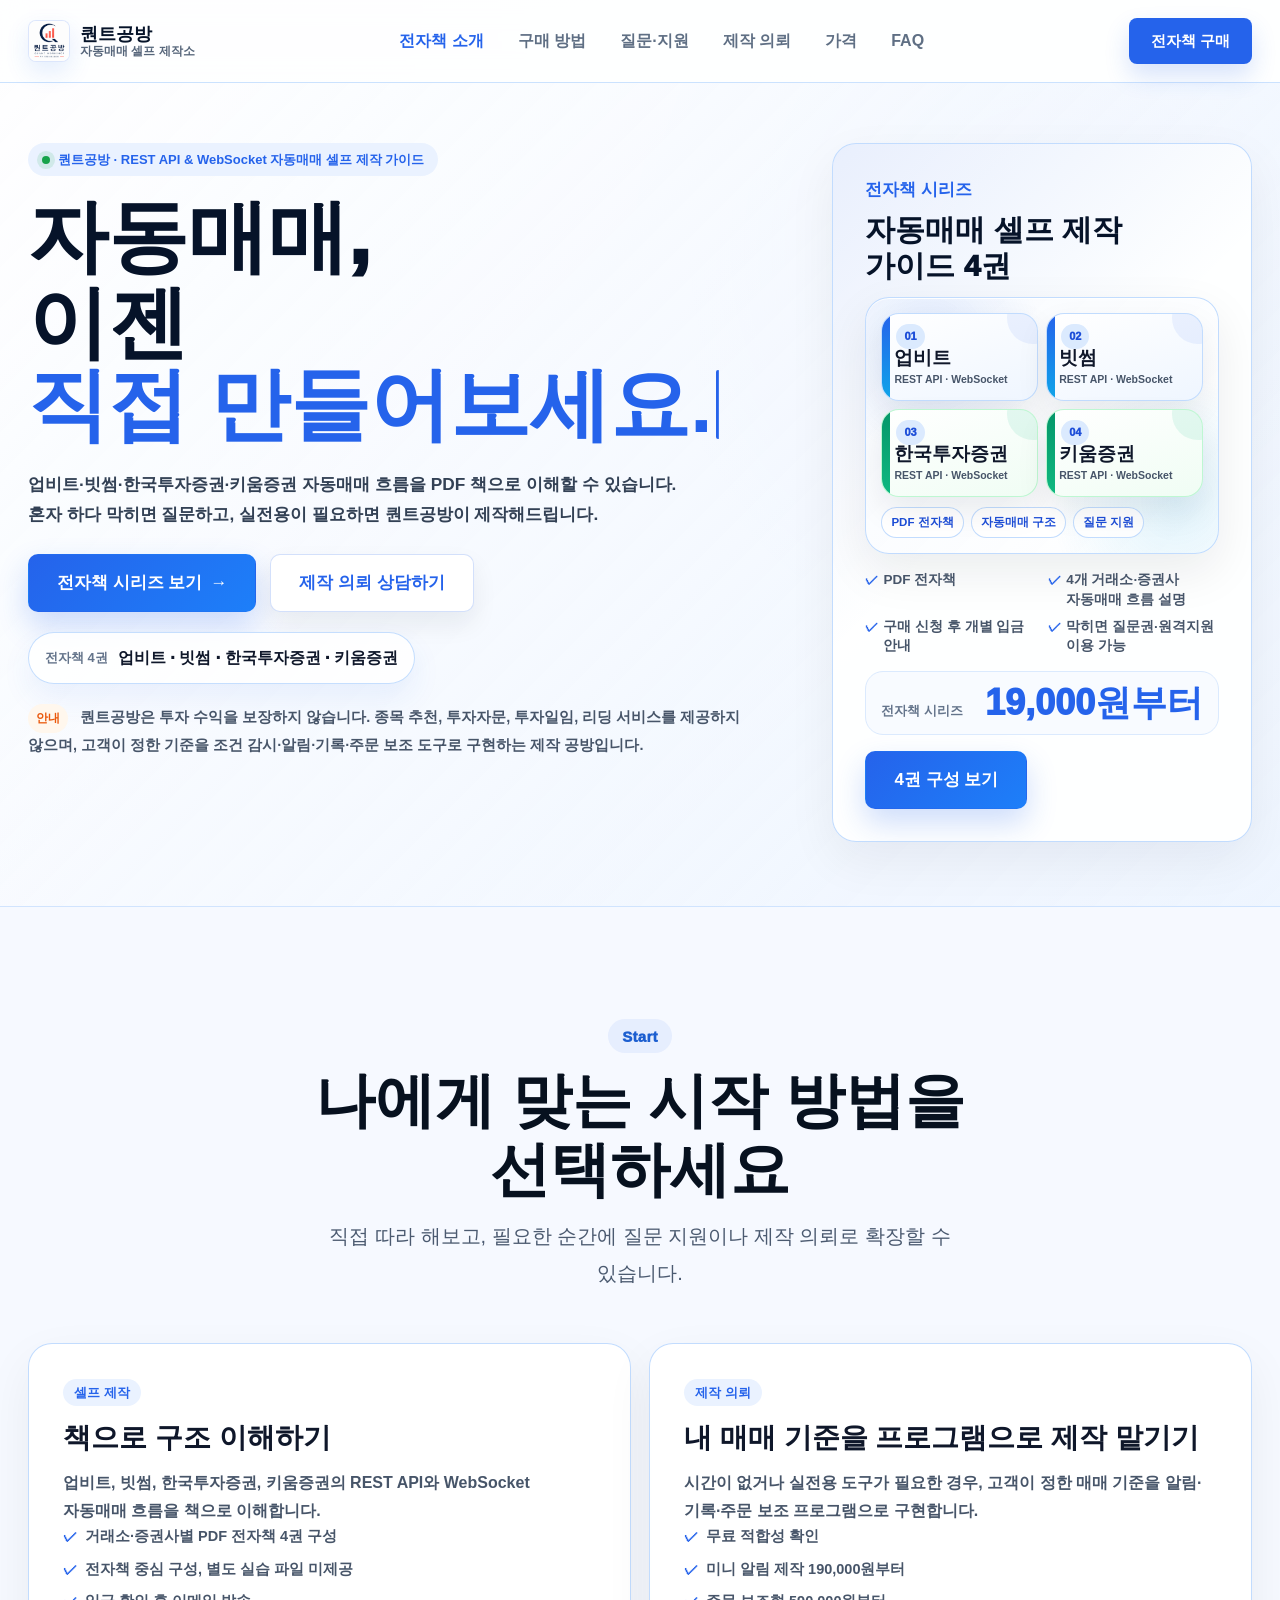
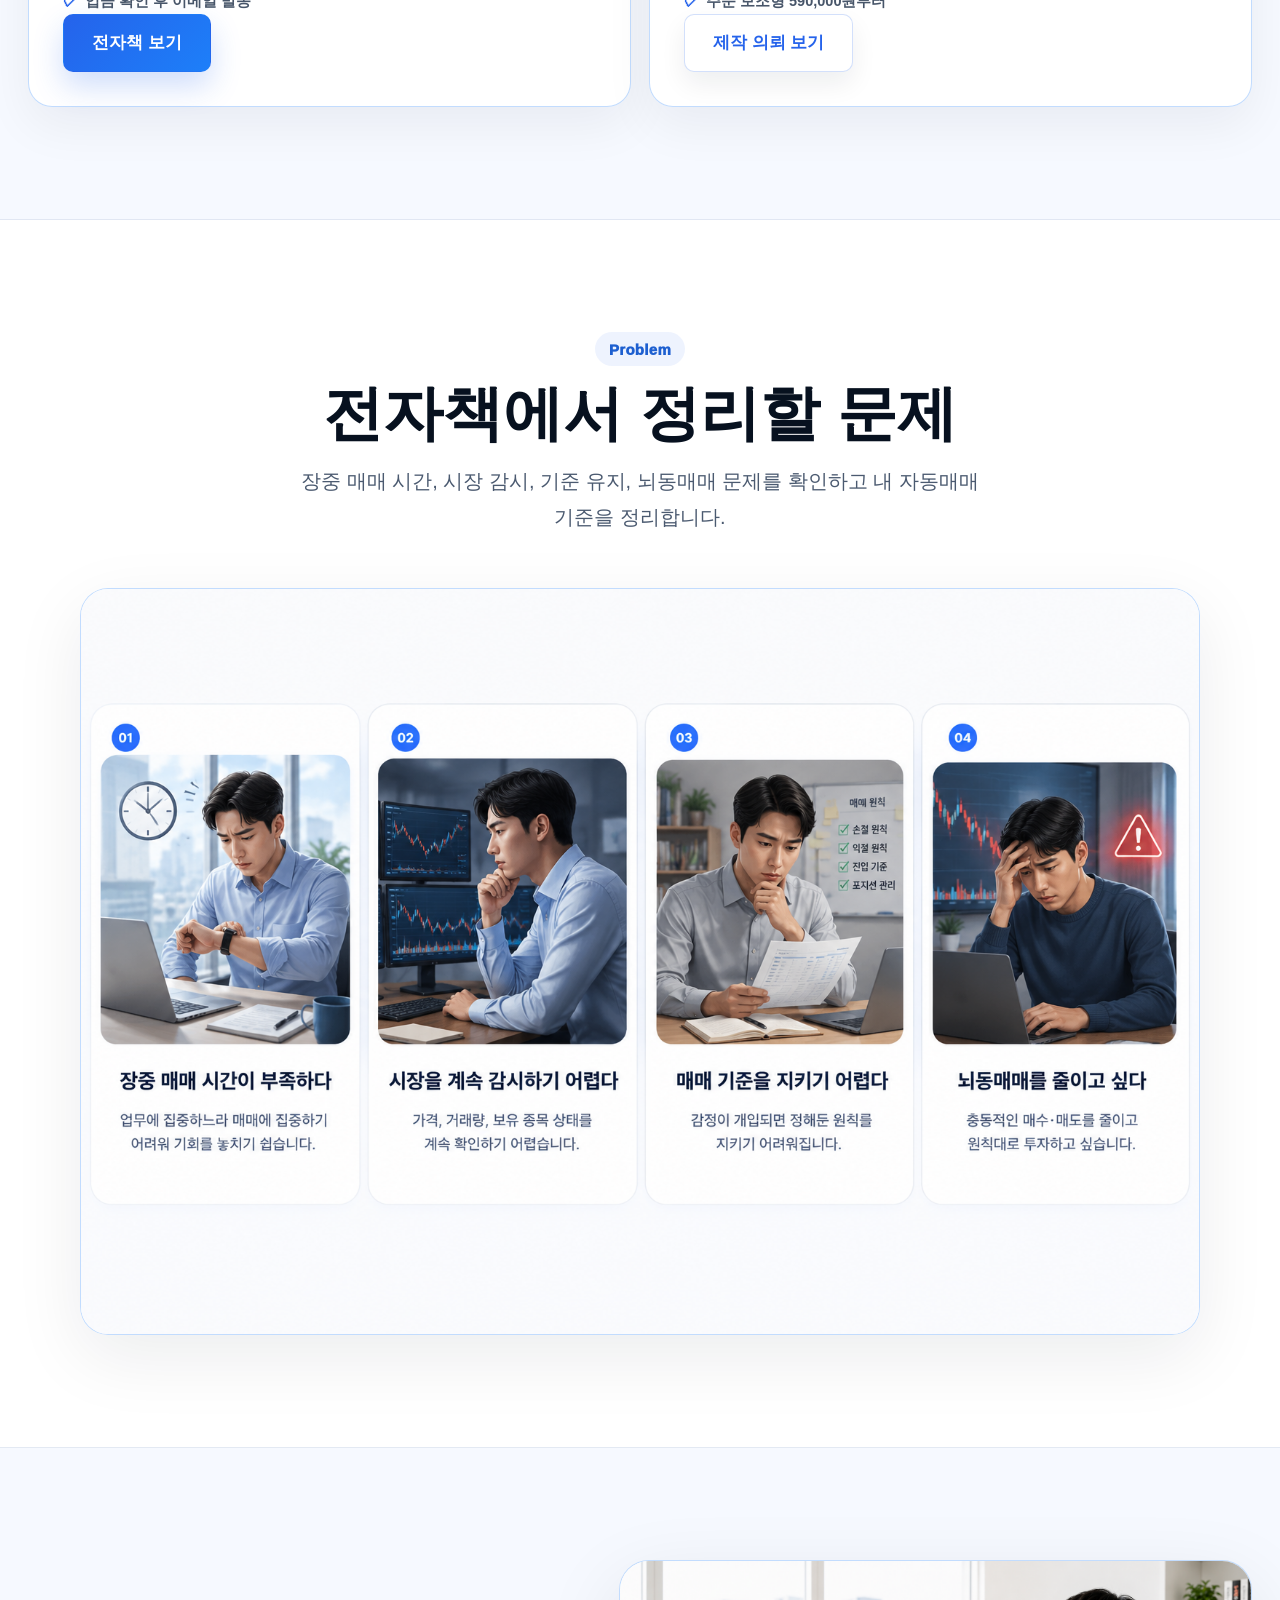
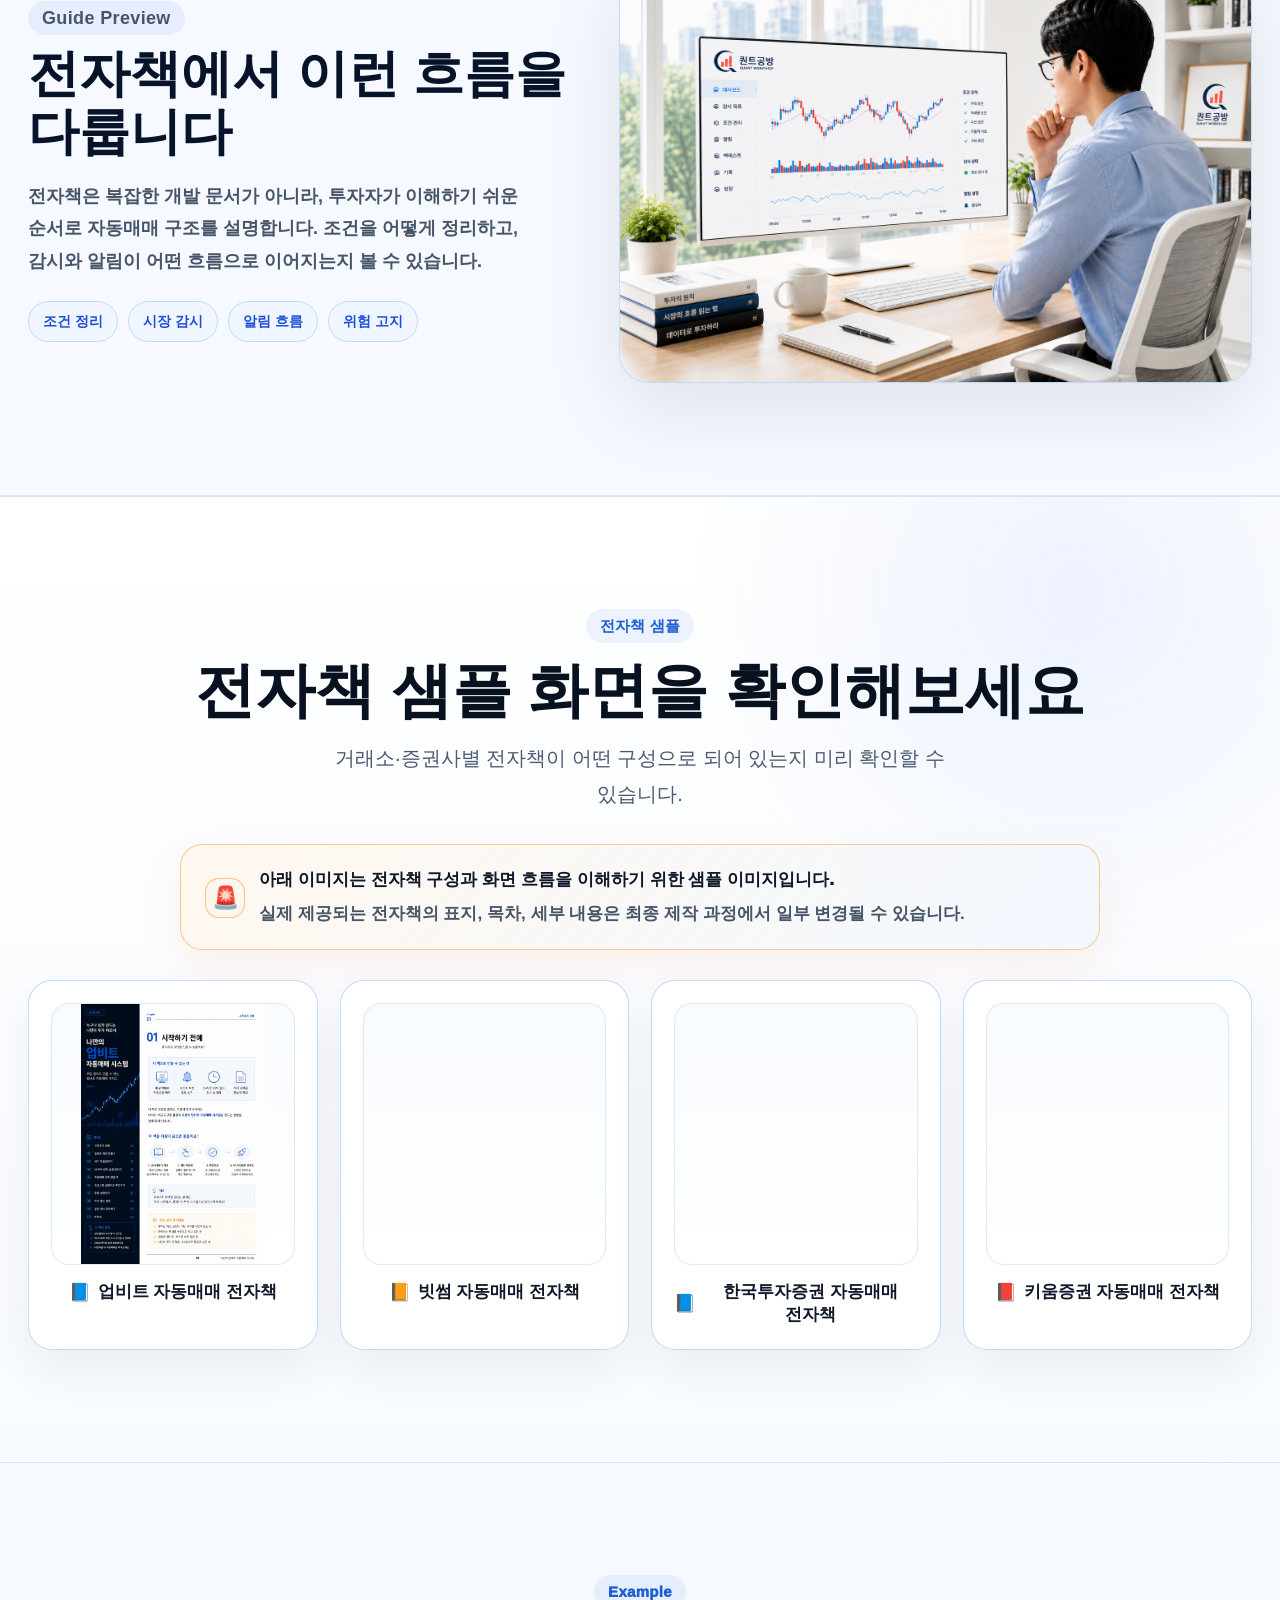
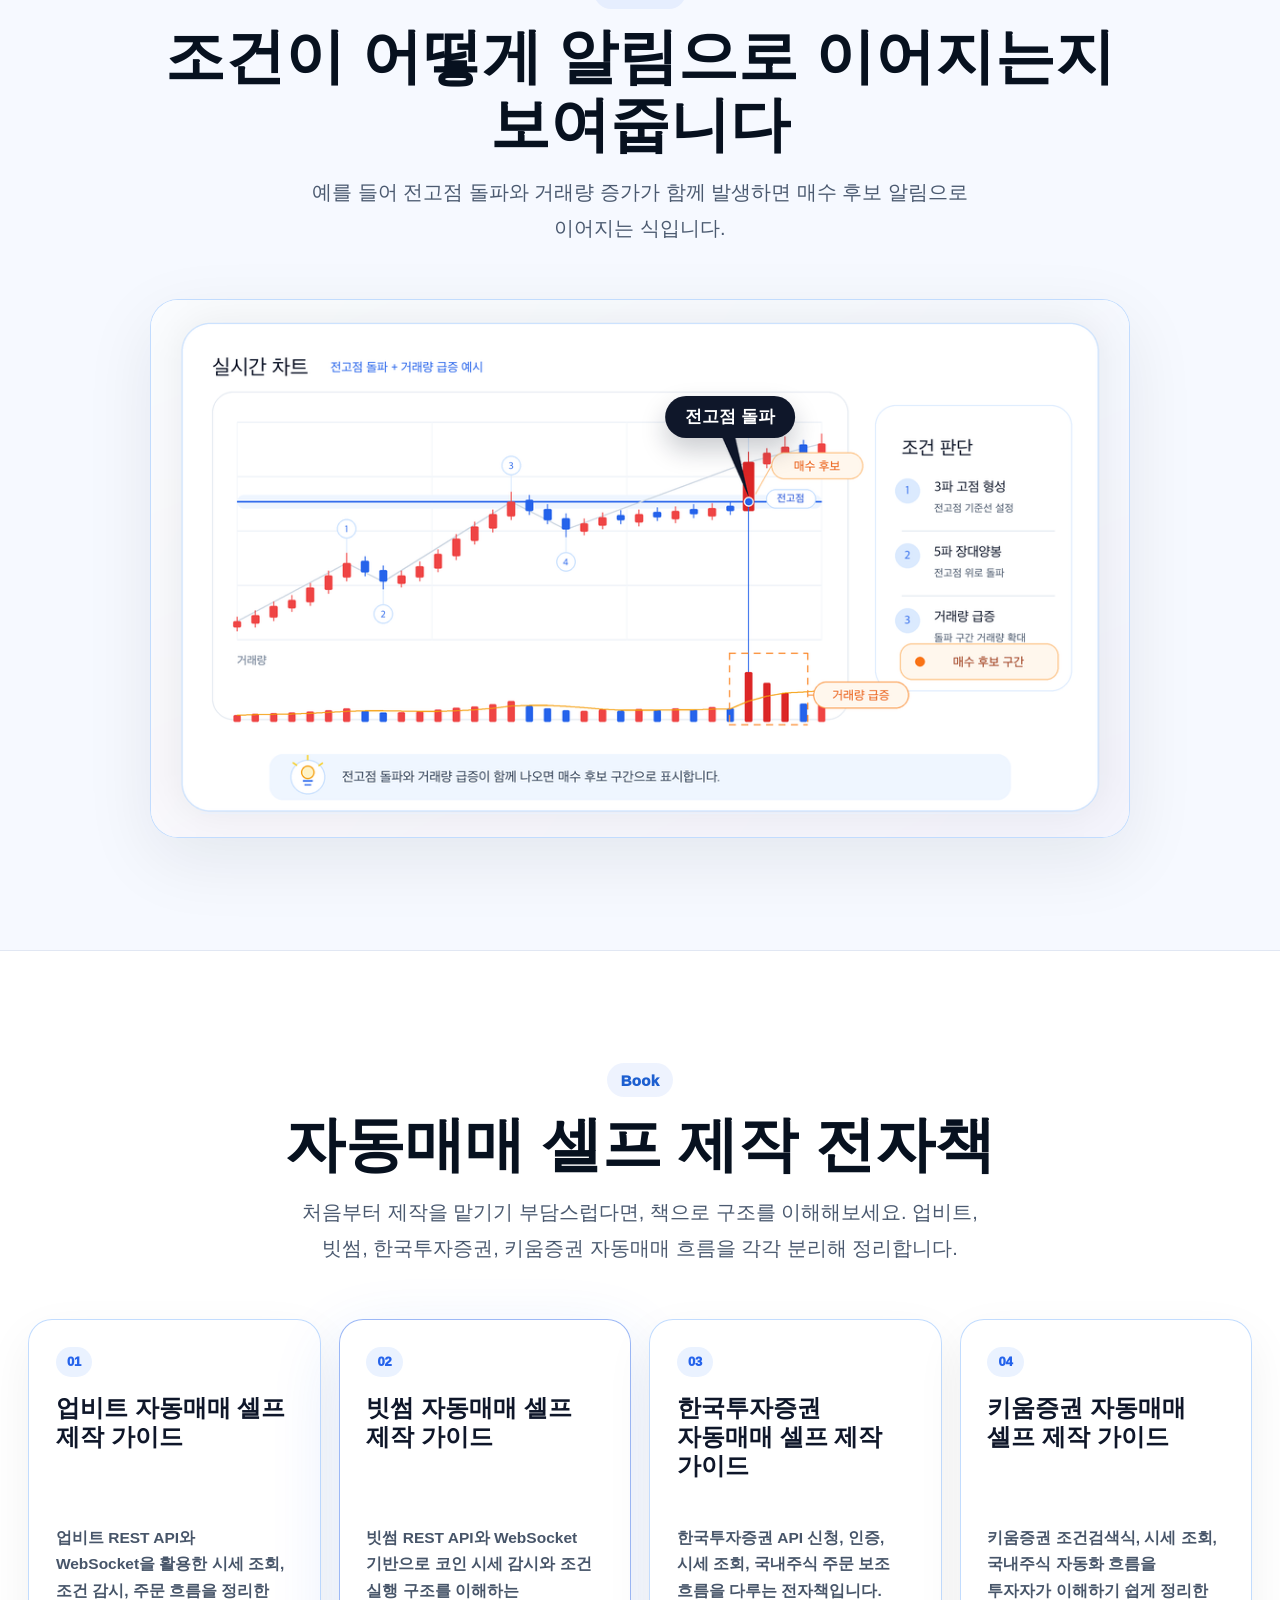
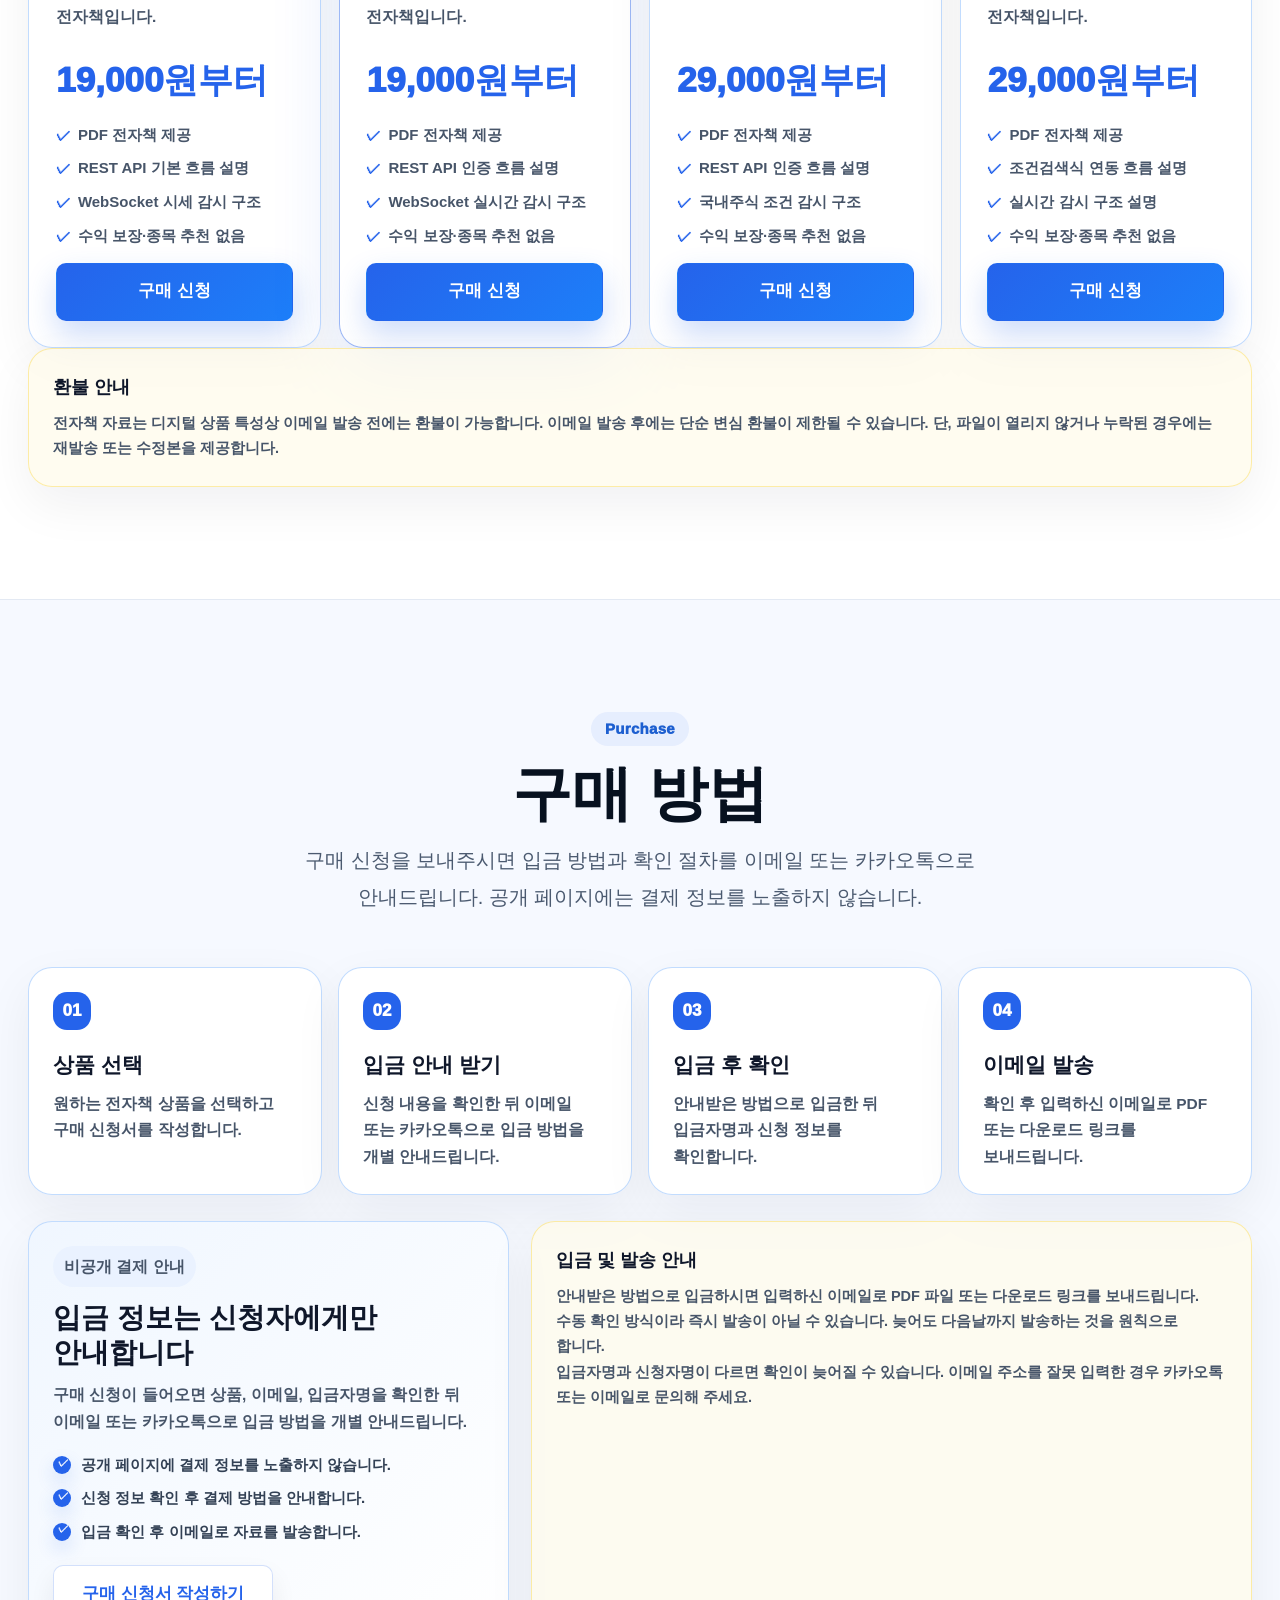
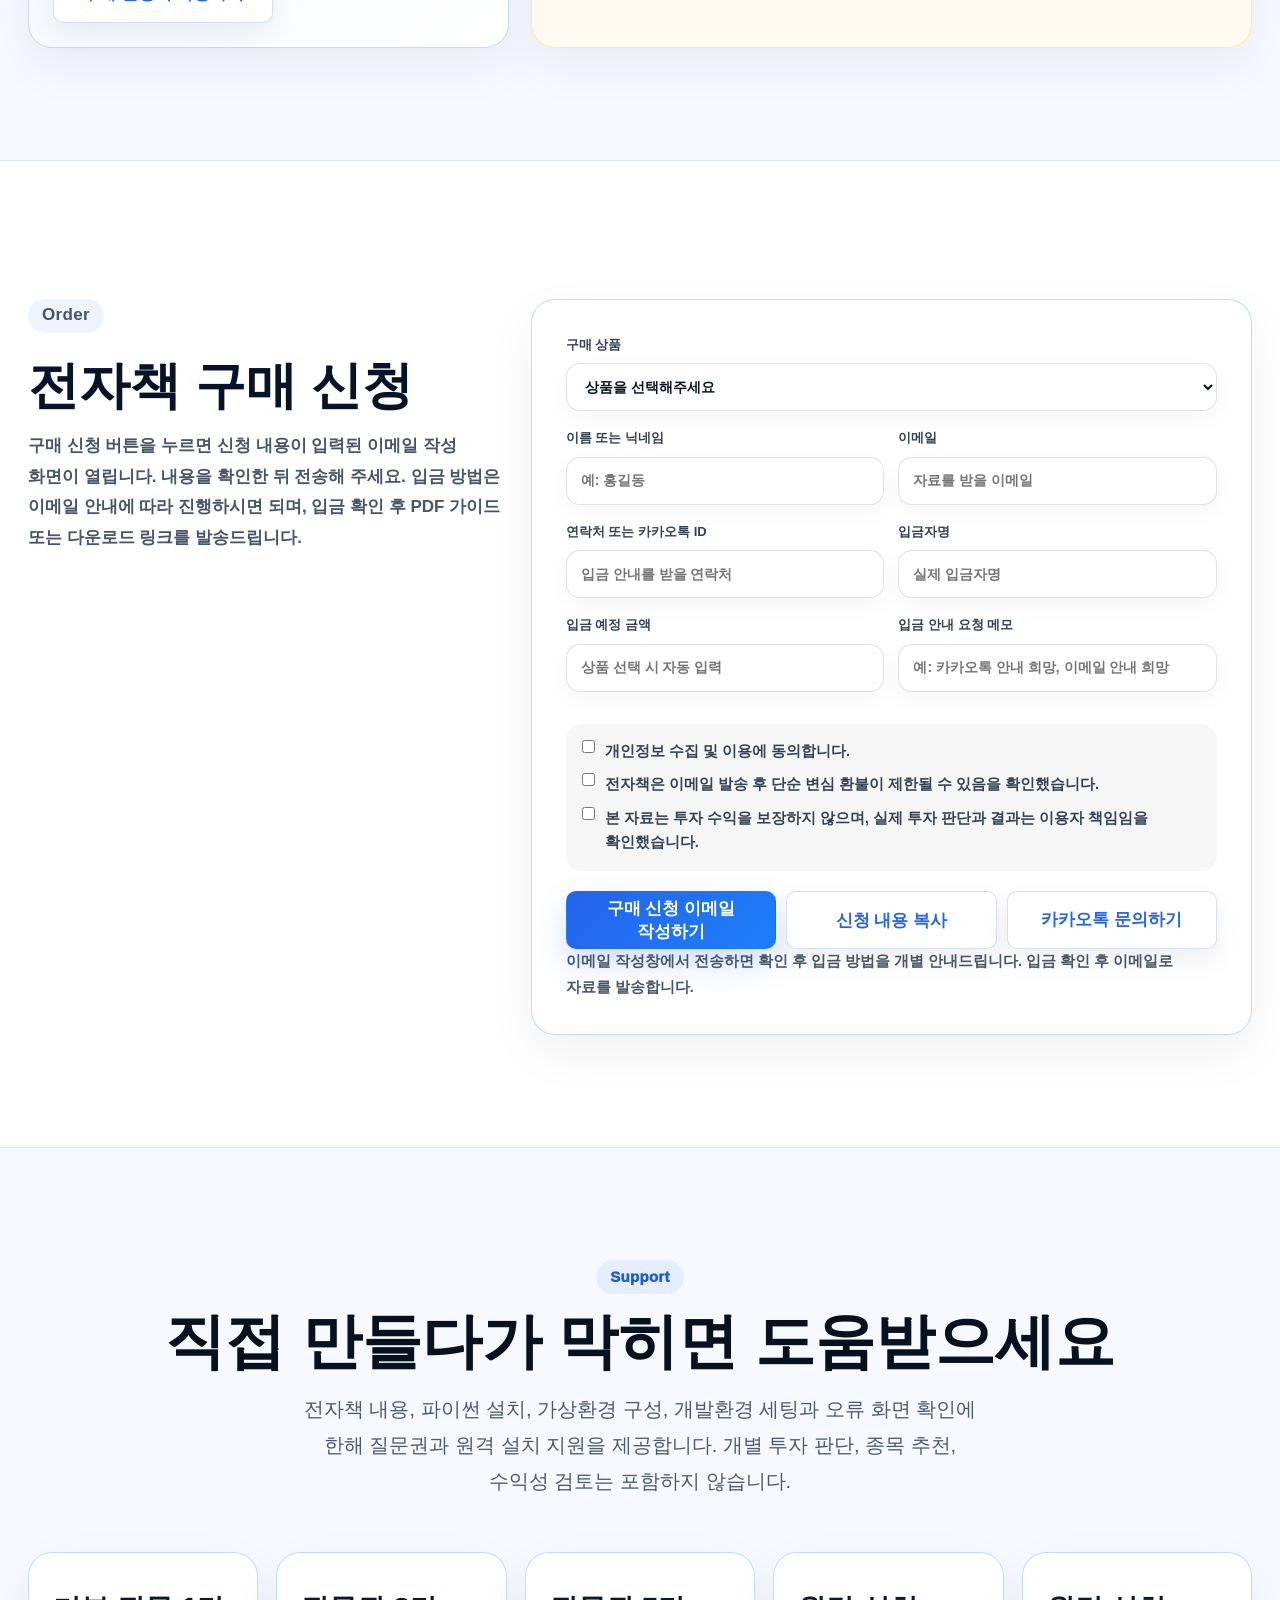
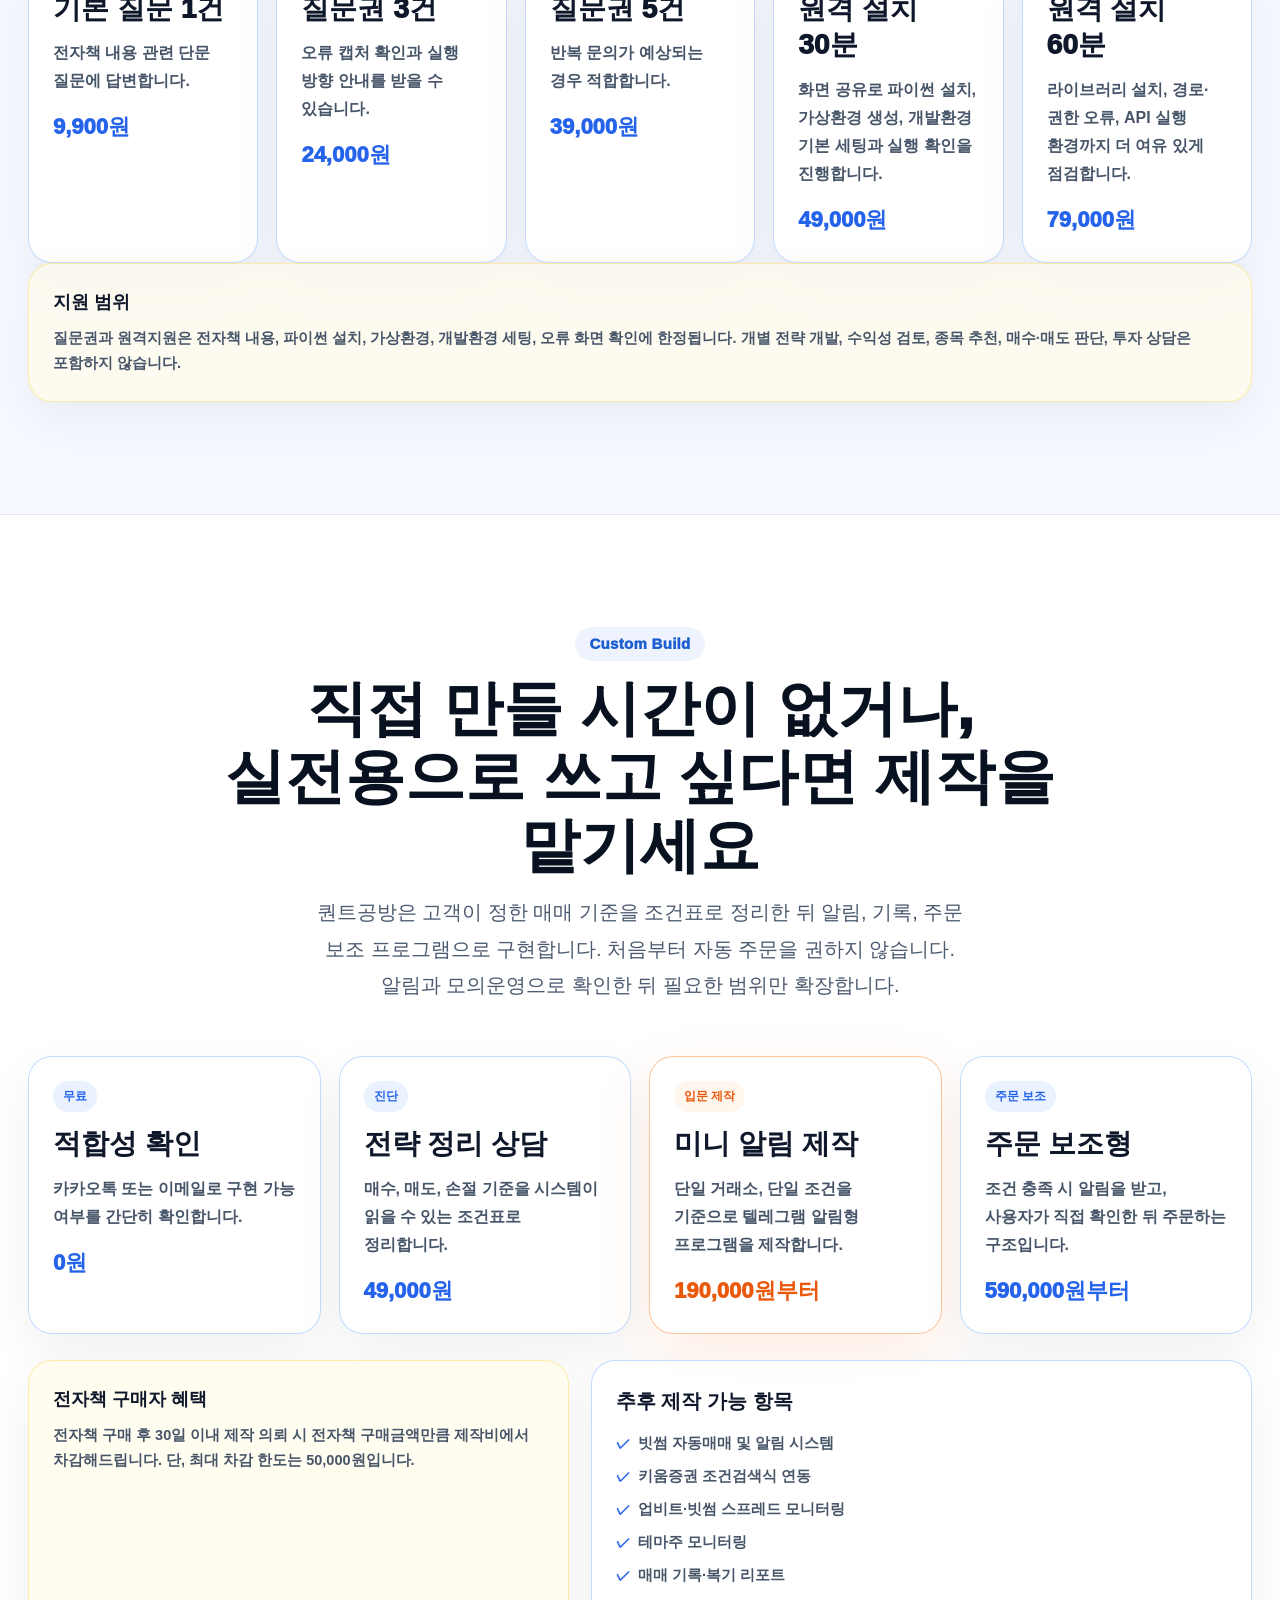
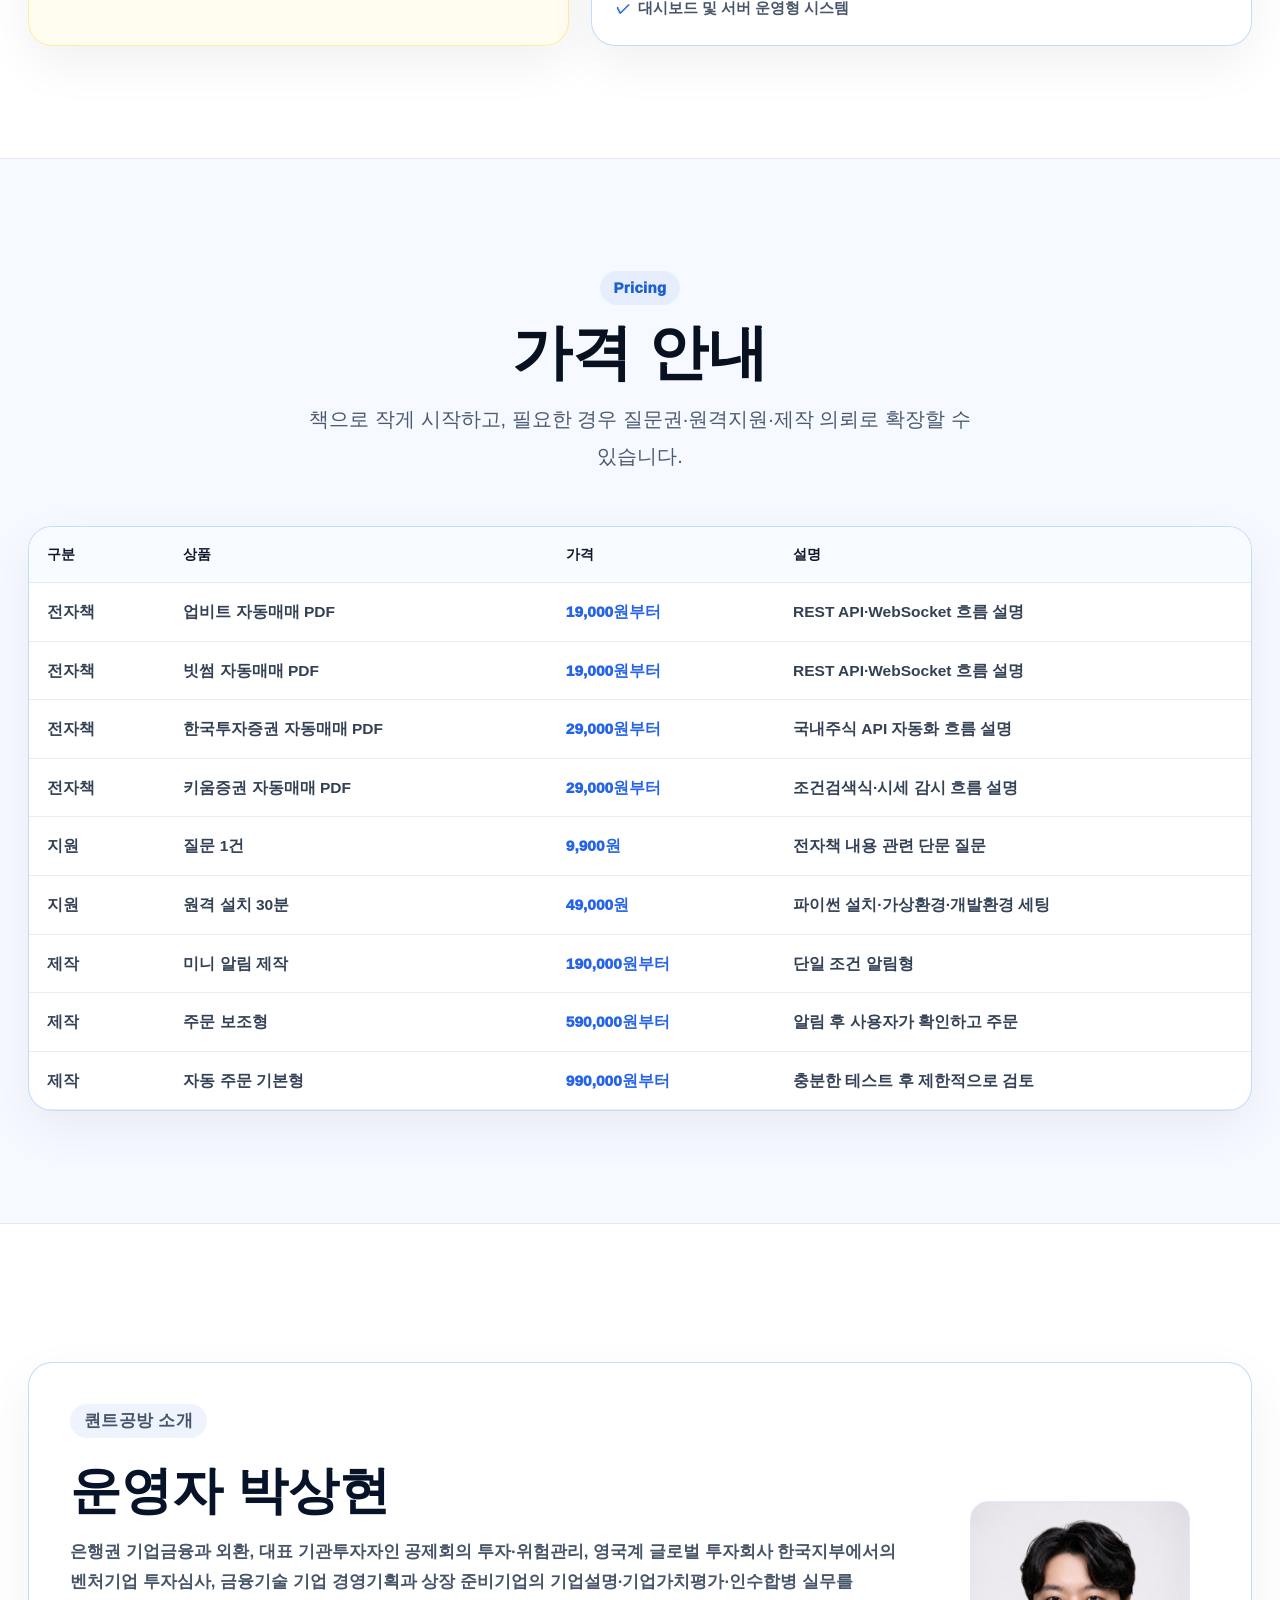
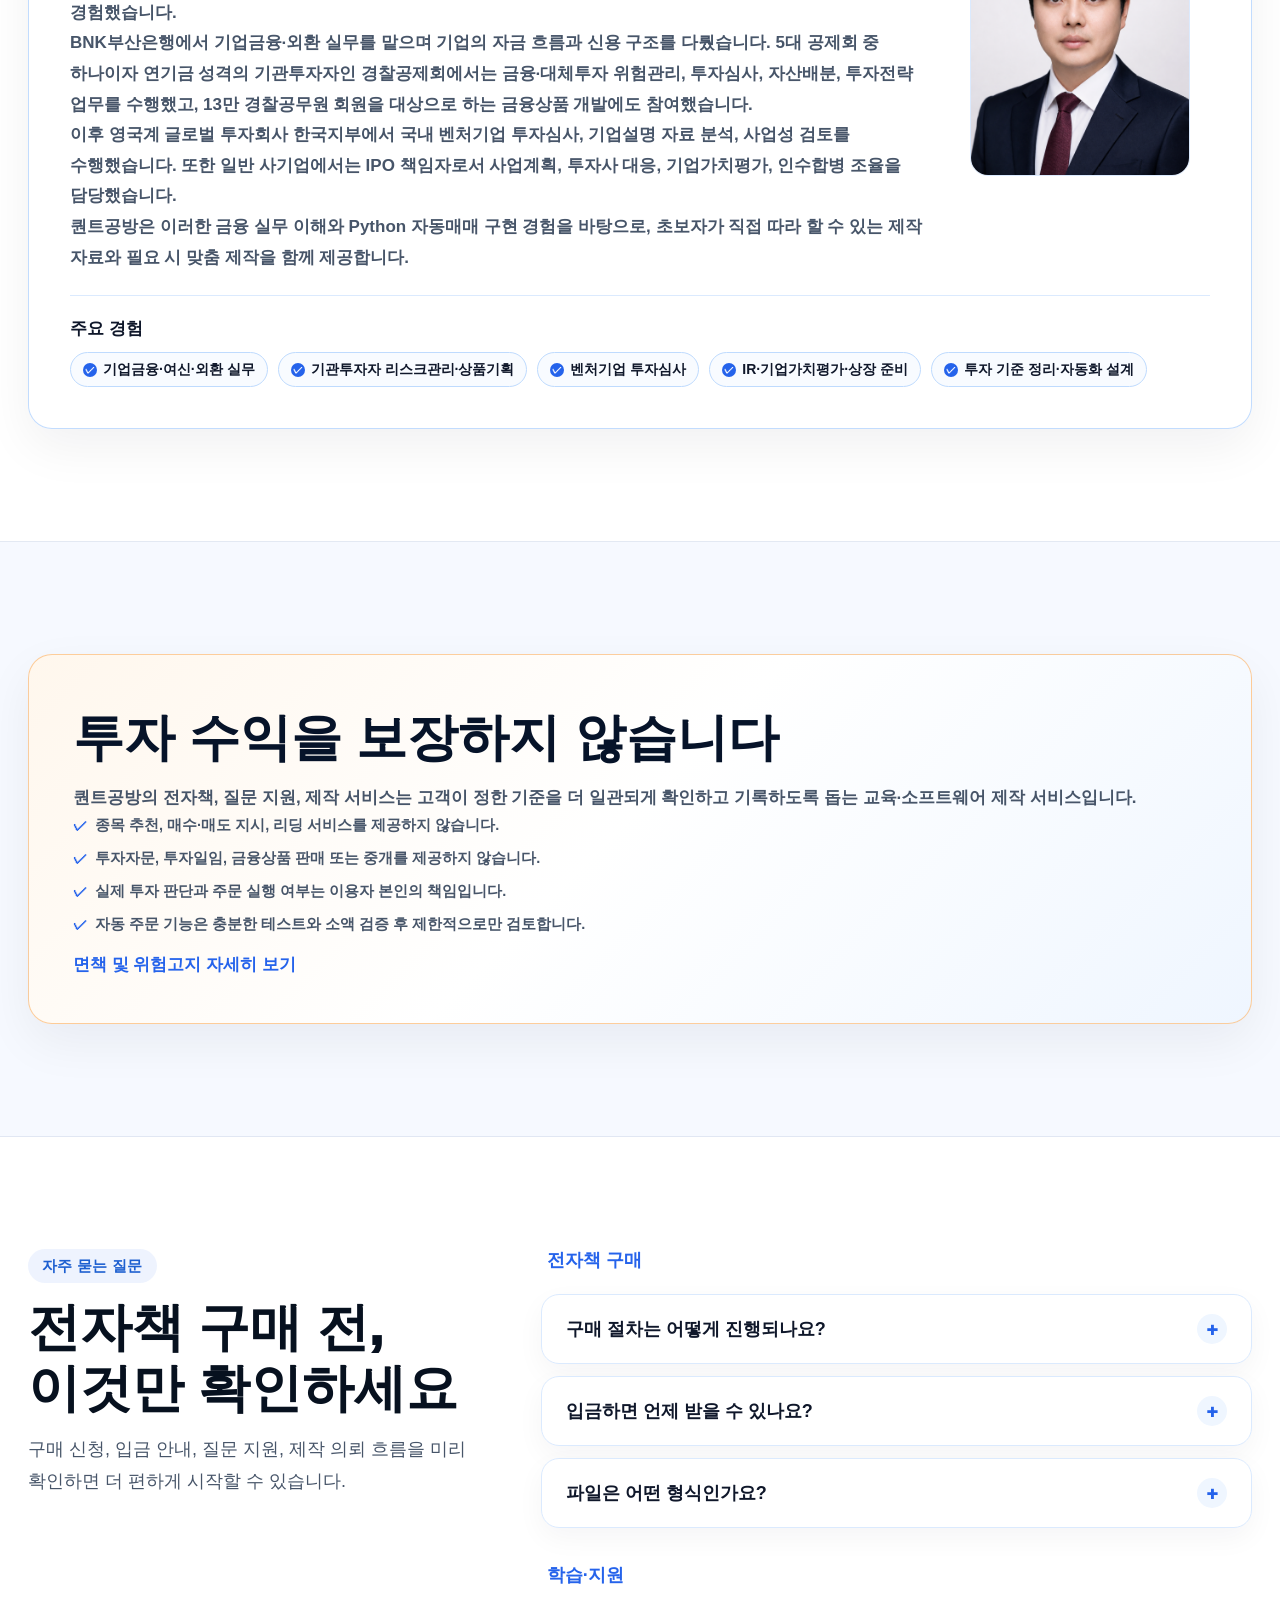
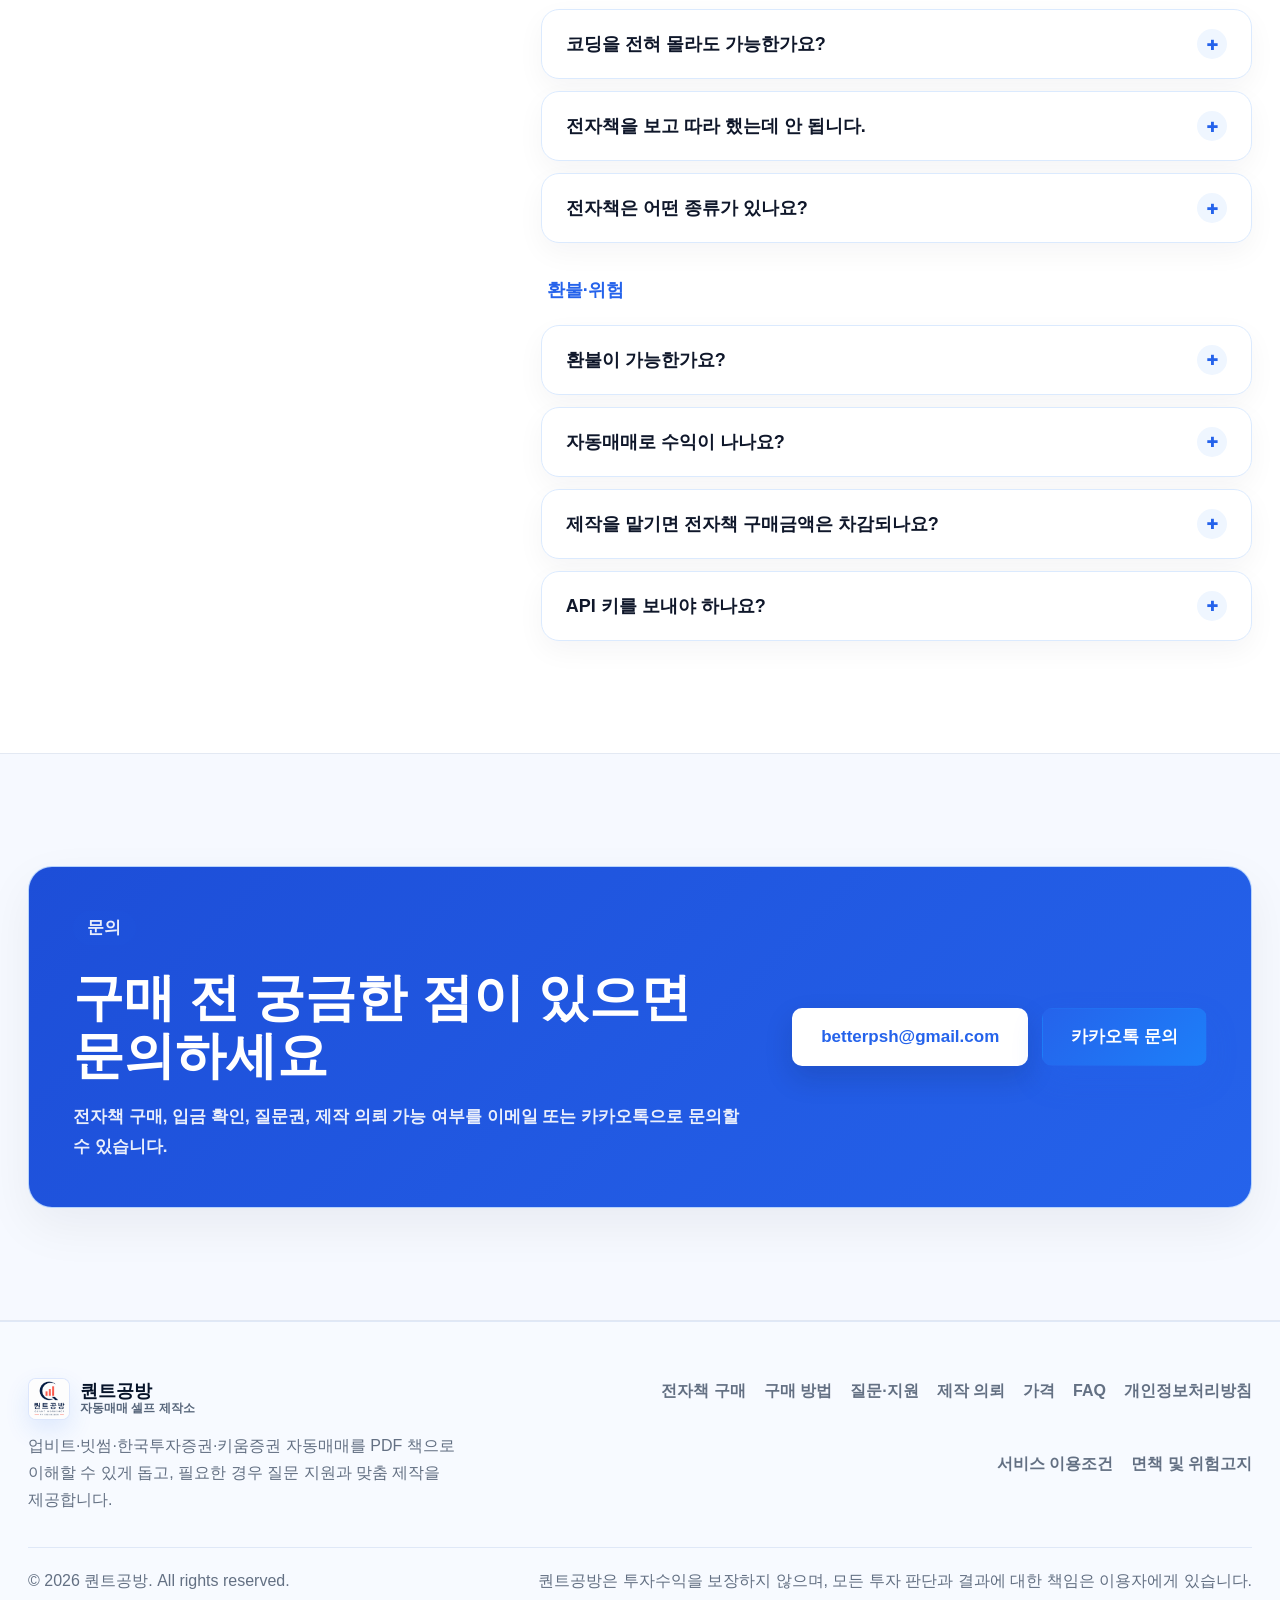
<file: index.html>
<!DOCTYPE html>
<html lang="ko">
<head>
  <meta charset="UTF-8" />
  <meta name="viewport" content="width=device-width, initial-scale=1.0" />
  <title>퀀트공방 | 업비트·빗썸·한국투자증권·키움증권 자동매매 셀프 제작 가이드</title>
  <meta name="description" content="퀀트공방은 업비트, 빗썸, 한국투자증권, 키움증권 REST API와 WebSocket 자동매매 흐름을 PDF 책으로 직접 이해할 수 있게 돕습니다. 막히면 질문권·원격지원·제작 의뢰로 확장할 수 있습니다. 투자 수익을 보장하지 않습니다." />
  <meta name="keywords" content="퀀트공방, 업비트 자동매매 전자책, 빗썸 자동매매 전자책, 한국투자증권 API, 키움증권 API, REST API, WebSocket, 파이썬 자동매매, 자동매매 셀프 제작, 조건 알림, 주문 보조" />
  <meta name="robots" content="index, follow, max-image-preview:large, max-snippet:-1, max-video-preview:-1" />
  <meta name="author" content="퀀트공방" />
  <meta name="theme-color" content="#2563eb" />
  <meta property="og:type" content="website" />
  <meta property="og:locale" content="ko_KR" />
  <meta property="og:site_name" content="퀀트공방" />
  <meta property="og:title" content="퀀트공방 | 자동매매를 이젠 직접 만들어보세요" />
  <meta property="og:description" content="업비트·빗썸·한국투자증권·키움증권 자동매매 전자책 시리즈. REST API와 WebSocket 흐름을 PDF 책으로 이해하세요." />
  <meta property="og:image" content="./asset/CI.png" />
  <meta property="og:image:alt" content="퀀트공방" />
  <meta name="twitter:card" content="summary" />
  <meta name="twitter:title" content="퀀트공방 | 자동매매를 이젠 직접 만들어보세요" />
  <meta name="twitter:description" content="업비트·빗썸·한국투자증권·키움증권 자동매매 전자책 시리즈. REST API와 WebSocket 흐름을 PDF 책으로 이해하세요." />
  <meta name="twitter:image" content="./asset/CI.png" />
  <link rel="icon" href="./asset/CI.png" type="image/png" />
  <script type="application/ld+json">
    {
      "@context": "https://schema.org",
      "@graph": [
        {
          "@type": "Organization",
          "@id": "#quant-workshop-organization",
          "name": "퀀트공방",
          "alternateName": "Quant Workshop",
          "description": "업비트, 빗썸, 한국투자증권, 키움증권 REST API와 WebSocket 자동매매 셀프 제작 가이드 및 맞춤 제작 지원을 제공하는 투자 자동화 제작 공방입니다.",
          "logo": "./asset/CI.png",
          "image": "./asset/CI.png",
          "email": "betterpsh@gmail.com",
          "telephone": "+82-10-4752-8421",
          "areaServed": {
            "@type": "Country",
            "name": "대한민국"
          },
          "founder": {
            "@id": "#park-sanghyun"
          }
        },
        {
          "@type": "Person",
          "@id": "#park-sanghyun",
          "name": "박상현",
          "jobTitle": "퀀트공방 운영자",
          "image": "./asset/ceo.png",
          "description": "금융 실무, 투자전략, Python 기반 자동매매 시스템 개발 경험을 보유한 자동매매 제작 운영자입니다."
        },
        {
          "@type": "Product",
          "@id": "#upbit-book",
          "name": "자동매매 셀프 제작 가이드 4권 시리즈",
          "description": "업비트, 빗썸, 한국투자증권, 키움증권 REST API와 WebSocket 자동매매 흐름을 직접 이해할 수 있게 정리한 PDF 전자책 시리즈입니다.",
          "brand": {
            "@type": "Brand",
            "name": "퀀트공방"
          },
          "offers": {
            "@type": "Offer",
            "price": "19000",
            "priceCurrency": "KRW",
            "availability": "https://schema.org/InStock"
          }
        }
      ]
    }
  </script>
  <link rel="stylesheet" href="./style.css?v=20260527-1" />
  <link rel="stylesheet" href="./home-v2.css?v=20260614-book-1" />
  <!-- Google tag (gtag.js) -->
  <script async src="https://www.googletagmanager.com/gtag/js?id=G-9YLW1T5L0E"></script>
  <script>
    window.dataLayer = window.dataLayer || [];
    function gtag(){dataLayer.push(arguments);}
    gtag('js', new Date());

    gtag('config', 'G-9YLW1T5L0E');
  </script>
</head>
<body id="top">
  <a href="#main-content" class="skip-link">본문으로 바로가기</a>
  <div id="progress-bar" role="progressbar" aria-label="읽기 진행" aria-valuemin="0" aria-valuemax="100" aria-valuenow="0"></div>
  <div id="toast-container" aria-live="polite"></div>
  <button id="back-to-top" aria-label="맨 위로 이동" title="맨 위로">↑</button>

  <div class="mobile-drawer" id="mobile-drawer" aria-hidden="true">
    <div class="drawer-overlay" id="drawer-overlay"></div>
    <nav class="drawer-panel" aria-label="모바일 메뉴">
      <a href="#books" class="drawer-link">전자책 소개</a>
      <a href="#purchase-flow" class="drawer-link">구매 방법</a>
      <a href="#support" class="drawer-link">질문·지원</a>
      <a href="#custom-build" class="drawer-link">제작 의뢰</a>
      <a href="#faq" class="drawer-link">FAQ</a>
      <a href="#contact" class="drawer-link drawer-cta">문의</a>
    </nav>
  </div>

  <header id="header" class="mq-header">
    <div class="mq-container mq-nav">
      <a href="#top" class="mq-logo" aria-label="퀀트공방 홈">
        <span class="mq-logo-mark" aria-hidden="true">
          <img src="./asset/CI.png" alt="" />
        </span>
        <span class="mq-logo-text">
          <strong>퀀트공방</strong>
          <small>자동매매 셀프 제작소</small>
        </span>
      </a>

      <nav class="nav-menu mq-nav-menu" aria-label="주요 메뉴" id="nav-menu">
        <a href="#books">전자책 소개</a>
        <a href="#purchase-flow">구매 방법</a>
        <a href="#support">질문·지원</a>
        <a href="#custom-build">제작 의뢰</a>
        <a href="#pricing">가격</a>
        <a href="#faq">FAQ</a>
      </nav>

      <div class="mq-nav-right">
        <a href="#purchase-form" class="nav-cta mq-nav-cta" id="nav-cta-btn">전자책 구매</a>
        <button class="hamburger" id="hamburger" aria-expanded="false" aria-controls="mobile-drawer" aria-label="메뉴 열기">
          <span></span>
          <span></span>
          <span></span>
        </button>
      </div>
    </div>
  </header>

  <main id="main-content" class="mq-page qw-page" tabindex="-1">
    <section class="qw-hero" id="hero" data-nav-section="books">
      <div class="mq-container qw-hero-grid">
        <div class="qw-hero-copy reveal">
          <div class="qw-eyebrow">
            <span class="qw-eyebrow-dot" aria-hidden="true"></span>
            퀀트공방 · REST API & WebSocket 자동매매 셀프 제작 가이드
          </div>
          <h1 id="hero-h1">
            <span>자동매매,</span>
            <span>이젠 <strong class="qw-typewriter-text">직접 만들어보세요.</strong></span>
          </h1>
          <p class="qw-hero-desc">
            업비트·빗썸·한국투자증권·키움증권 자동매매 흐름을 PDF 책으로 이해할 수 있습니다.
            혼자 하다 막히면 질문하고, 실전용이 필요하면 퀀트공방이 제작해드립니다.
          </p>
          <div class="qw-hero-actions">
            <a href="#books" class="mq-btn mq-btn-primary" id="hero-book-cta">전자책 시리즈 보기 <span aria-hidden="true">→</span></a>
            <a href="#custom-build" class="mq-btn mq-btn-secondary" id="hero-build-cta">제작 의뢰 상담하기</a>
          </div>
          <div class="qw-price-chip">
            <span>전자책 4권</span>
            <strong>업비트 · 빗썸 · 한국투자증권 · 키움증권</strong>
          </div>
          <p class="qw-hero-note">
            <b>안내</b>
            퀀트공방은 투자 수익을 보장하지 않습니다. 종목 추천, 투자자문, 투자일임, 리딩 서비스를 제공하지 않으며,
            고객이 정한 기준을 조건 감시·알림·기록·주문 보조 도구로 구현하는 제작 공방입니다.
          </p>
        </div>

        <aside class="qw-offer-card reveal reveal-delay-1" aria-label="자동매매 전자책 4권 시리즈">
          <p class="qw-offer-kicker">전자책 시리즈</p>
          <h2>자동매매 셀프 제작<br />가이드 4권</h2>
          <div class="qw-book-showcase" aria-label="업비트, 빗썸, 한국투자증권, 키움증권 자동매매 전자책">
            <div class="qw-mini-book-grid">
              <article class="qw-mini-book qw-mini-book-coin">
                <span>01</span>
                <strong>업비트</strong>
                <small>REST API · WebSocket</small>
              </article>
              <article class="qw-mini-book qw-mini-book-coin">
                <span>02</span>
                <strong>빗썸</strong>
                <small>REST API · WebSocket</small>
              </article>
              <article class="qw-mini-book qw-mini-book-stock">
                <span>03</span>
                <strong>한국투자증권</strong>
                <small>REST API · WebSocket</small>
              </article>
              <article class="qw-mini-book qw-mini-book-stock">
                <span>04</span>
                <strong>키움증권</strong>
                <small>REST API · WebSocket</small>
              </article>
            </div>
            <div class="qw-api-ribbon">
              <span>PDF 전자책</span>
              <span>자동매매 구조</span>
              <span>질문 지원</span>
            </div>
          </div>
          <ul>
            <li>PDF 전자책</li>
            <li>4개 거래소·증권사 자동매매 흐름 설명</li>
            <li>구매 신청 후 개별 입금 안내</li>
            <li>막히면 질문권·원격지원 이용 가능</li>
          </ul>
          <div class="qw-offer-price">
            <span>전자책 시리즈</span>
            <strong>19,000원부터</strong>
          </div>
          <a href="#books" class="mq-btn mq-btn-primary">4권 구성 보기</a>
        </aside>
      </div>
    </section>

    <section id="start" class="mq-section qw-section qw-start-section" data-nav-section="books">
      <div class="mq-container">
        <div class="mq-section-head reveal">
          <p class="mq-section-label">Start</p>
          <h2>나에게 맞는 시작 방법을 선택하세요</h2>
          <p>직접 따라 해보고, 필요한 순간에 질문 지원이나 제작 의뢰로 확장할 수 있습니다.</p>
        </div>
        <div class="qw-start-grid reveal reveal-delay-1">
          <article class="qw-start-card qw-start-card-self">
            <span class="qw-card-label">셀프 제작</span>
            <h3>책으로 구조 이해하기</h3>
            <p>업비트, 빗썸, 한국투자증권, 키움증권의 REST API와 WebSocket 자동매매 흐름을 책으로 이해합니다.</p>
            <ul>
              <li>거래소·증권사별 PDF 전자책 4권 구성</li>
              <li>전자책 중심 구성, 별도 실습 파일 미제공</li>
              <li>입금 확인 후 이메일 발송</li>
            </ul>
            <a href="#ebook-samples" class="mq-btn mq-btn-primary">전자책 보기</a>
          </article>
          <article class="qw-start-card qw-start-card-build">
            <span class="qw-card-label">제작 의뢰</span>
            <h3>내 매매 기준을 프로그램으로 제작 맡기기</h3>
            <p>시간이 없거나 실전용 도구가 필요한 경우, 고객이 정한 매매 기준을 알림·기록·주문 보조 프로그램으로 구현합니다.</p>
            <ul>
              <li>무료 적합성 확인</li>
              <li>미니 알림 제작 190,000원부터</li>
              <li>주문 보조형 590,000원부터</li>
            </ul>
            <a href="#custom-build" class="mq-btn mq-btn-secondary">제작 의뢰 보기</a>
          </article>
        </div>
      </div>
    </section>

    <section id="problem-preview" class="mq-section qw-section qw-visual-section" data-nav-section="books">
      <div class="mq-container">
        <div class="mq-section-head reveal">
          <p class="mq-section-label">Problem</p>
          <h2>전자책에서 정리할 문제</h2>
          <p>장중 매매 시간, 시장 감시, 기준 유지, 뇌동매매 문제를 확인하고 내 자동매매 기준을 정리합니다.</p>
        </div>
        <figure class="qw-wide-image-card reveal reveal-delay-1">
          <img src="./asset/card.png" alt="투자자가 자주 겪는 네 가지 문제" loading="lazy" decoding="async" />
        </figure>
      </div>
    </section>

    <section id="guide-preview" class="mq-section qw-section qw-guide-preview-section" data-nav-section="books">
      <div class="mq-container qw-guide-preview-grid">
        <div class="qw-guide-preview-copy reveal">
          <p class="mq-section-label">Guide Preview</p>
          <h2>전자책에서 이런 흐름을 다룹니다</h2>
          <p>
            전자책은 복잡한 개발 문서가 아니라, 투자자가 이해하기 쉬운 순서로 자동매매 구조를 설명합니다.
            조건을 어떻게 정리하고, 감시와 알림이 어떤 흐름으로 이어지는지 볼 수 있습니다.
          </p>
          <div class="qw-guide-points">
            <span>조건 정리</span>
            <span>시장 감시</span>
            <span>알림 흐름</span>
            <span>위험 고지</span>
          </div>
        </div>
        <div class="qw-guide-preview-media reveal reveal-delay-1">
          <img src="./asset/image.png" alt="퀀트공방 자동매매 프로그램 작업공간 예시" loading="lazy" decoding="async" />
        </div>
      </div>
    </section>

    <section id="ebook-samples" class="mq-section qw-section qw-ebook-sample-section" data-nav-section="books">
      <div class="mq-container">
        <div class="mq-section-head reveal">
          <p class="mq-section-label">전자책 샘플</p>
          <h2>전자책 샘플 화면을 확인해보세요</h2>
          <p>
            거래소·증권사별 전자책이 어떤 구성으로 되어 있는지 미리 확인할 수 있습니다.
          </p>
        </div>
        <div class="qw-sample-notice reveal reveal-delay-1" role="note">
          <span class="qw-sample-notice-icon" aria-hidden="true">🚨</span>
          <p>
            <strong>아래 이미지는 전자책 구성과 화면 흐름을 이해하기 위한 샘플 이미지입니다.</strong>
            <span>실제 제공되는 전자책의 표지, 목차, 세부 내용은 최종 제작 과정에서 일부 변경될 수 있습니다.</span>
          </p>
        </div>
        <div class="qw-ebook-sample-grid reveal reveal-delay-2" aria-label="전자책 샘플 화면">
          <article class="qw-ebook-sample-card">
            <figure>
              <img src="./asset/up.png" alt="업비트 자동매매 전자책 샘플 화면" loading="lazy" decoding="async" />
            </figure>
            <h3><span aria-hidden="true">📘</span> 업비트 자동매매 전자책</h3>
          </article>
          <article class="qw-ebook-sample-card">
            <figure>
              <img src="./asset/bit.png" alt="빗썸 자동매매 전자책 샘플 화면" loading="lazy" decoding="async" />
            </figure>
            <h3><span aria-hidden="true">📙</span> 빗썸 자동매매 전자책</h3>
          </article>
          <article class="qw-ebook-sample-card">
            <figure>
              <img src="./asset/hantu.png" alt="한국투자증권 자동매매 전자책 샘플 화면" loading="lazy" decoding="async" />
            </figure>
            <h3><span aria-hidden="true">📘</span> 한국투자증권 자동매매 전자책</h3>
          </article>
          <article class="qw-ebook-sample-card">
            <figure>
              <img src="./asset/kiki.png" alt="키움증권 자동매매 전자책 샘플 화면" loading="lazy" decoding="async" />
            </figure>
            <h3><span aria-hidden="true">📕</span> 키움증권 자동매매 전자책</h3>
          </article>
        </div>
      </div>
    </section>

    <section id="chart-preview" class="mq-section qw-section qw-chart-preview-section" data-nav-section="books">
      <div class="mq-container">
        <div class="mq-section-head reveal">
          <p class="mq-section-label">Example</p>
          <h2>조건이 어떻게 알림으로 이어지는지 보여줍니다</h2>
          <p>예를 들어 전고점 돌파와 거래량 증가가 함께 발생하면 매수 후보 알림으로 이어지는 식입니다.</p>
        </div>
        <figure class="qw-chart-image-card reveal reveal-delay-1">
          <img src="./asset/po.png?v=20260615-balanced-breakout-1" alt="전고점 돌파와 거래량 급증 조건 예시 차트" loading="lazy" decoding="async" />
          <span class="qw-chart-breakout-pulse" aria-hidden="true">전고점 돌파</span>
        </figure>
      </div>
    </section>

    <section id="books" class="mq-section qw-section qw-books-section" data-nav-section="books">
      <div class="mq-container">
        <div class="mq-section-head reveal">
          <p class="mq-section-label">Book</p>
          <h2>자동매매 셀프 제작 전자책</h2>
          <p>
            처음부터 제작을 맡기기 부담스럽다면, 책으로 구조를 이해해보세요.
            업비트, 빗썸, 한국투자증권, 키움증권 자동매매 흐름을 각각 분리해 정리합니다.
          </p>
        </div>

        <div class="qw-book-grid reveal reveal-delay-1">
          <article class="qw-book-card">
            <div class="qw-book-card-top">
              <span class="qw-book-badge">01</span>
              <h3>업비트 자동매매 셀프 제작 가이드</h3>
            </div>
            <p>업비트 REST API와 WebSocket을 활용한 시세 조회, 조건 감시, 주문 흐름을 정리한 전자책입니다.</p>
            <div class="qw-book-price"><strong>19,000원부터</strong></div>
            <ul>
              <li>PDF 전자책 제공</li>
              <li>REST API 기본 흐름 설명</li>
              <li>WebSocket 시세 감시 구조</li>
              <li>수익 보장·종목 추천 없음</li>
            </ul>
            <a href="#purchase-form" class="mq-btn mq-btn-primary" data-product="업비트 자동매매 PDF">구매 신청</a>
          </article>

          <article class="qw-book-card featured">
            <div class="qw-book-card-top">
              <span class="qw-book-badge">02</span>
              <h3>빗썸 자동매매 셀프 제작 가이드</h3>
            </div>
            <p>빗썸 REST API와 WebSocket 기반으로 코인 시세 감시와 조건 실행 구조를 이해하는 전자책입니다.</p>
            <div class="qw-book-price"><strong>19,000원부터</strong></div>
            <ul>
              <li>PDF 전자책 제공</li>
              <li>REST API 인증 흐름 설명</li>
              <li>WebSocket 실시간 감시 구조</li>
              <li>수익 보장·종목 추천 없음</li>
            </ul>
            <a href="#purchase-form" class="mq-btn mq-btn-primary" data-product="빗썸 자동매매 PDF">구매 신청</a>
          </article>

          <article class="qw-book-card">
            <div class="qw-book-card-top">
              <span class="qw-book-badge">03</span>
              <h3>한국투자증권 자동매매 셀프 제작 가이드</h3>
            </div>
            <p>한국투자증권 API 신청, 인증, 시세 조회, 국내주식 주문 보조 흐름을 다루는 전자책입니다.</p>
            <div class="qw-book-price"><strong>29,000원부터</strong></div>
            <ul>
              <li>PDF 전자책 제공</li>
              <li>REST API 인증 흐름 설명</li>
              <li>국내주식 조건 감시 구조</li>
              <li>수익 보장·종목 추천 없음</li>
            </ul>
            <a href="#purchase-form" class="mq-btn mq-btn-primary" data-product="한국투자증권 자동매매 PDF">구매 신청</a>
          </article>

          <article class="qw-book-card">
            <div class="qw-book-card-top">
              <span class="qw-book-badge">04</span>
              <h3>키움증권 자동매매 셀프 제작 가이드</h3>
            </div>
            <p>키움증권 조건검색식, 시세 조회, 국내주식 자동화 흐름을 투자자가 이해하기 쉽게 정리한 전자책입니다.</p>
            <div class="qw-book-price"><strong>29,000원부터</strong></div>
            <ul>
              <li>PDF 전자책 제공</li>
              <li>조건검색식 연동 흐름 설명</li>
              <li>실시간 감시 구조 설명</li>
              <li>수익 보장·종목 추천 없음</li>
            </ul>
            <a href="#purchase-form" class="mq-btn mq-btn-primary" data-product="키움증권 자동매매 PDF">구매 신청</a>
          </article>
        </div>

        <div class="qw-notice-box qw-refund-notice reveal reveal-delay-2">
          <strong>환불 안내</strong>
          <p>
            전자책 자료는 디지털 상품 특성상 이메일 발송 전에는 환불이 가능합니다.
            이메일 발송 후에는 단순 변심 환불이 제한될 수 있습니다. 단, 파일이 열리지 않거나 누락된 경우에는 재발송 또는 수정본을 제공합니다.
          </p>
        </div>
      </div>
    </section>

    <section id="purchase-flow" class="mq-section qw-section qw-purchase-flow-section" data-nav-section="purchase-flow">
      <div class="mq-container">
        <div class="mq-section-head reveal">
          <p class="mq-section-label">Purchase</p>
          <h2>구매 방법</h2>
          <p>
            구매 신청을 보내주시면 입금 방법과 확인 절차를 이메일 또는 카카오톡으로 안내드립니다.
            공개 페이지에는 결제 정보를 노출하지 않습니다.
          </p>
        </div>

        <div class="qw-purchase-steps reveal reveal-delay-1">
          <article><span>01</span><h3>상품 선택</h3><p>원하는 전자책 상품을 선택하고 구매 신청서를 작성합니다.</p></article>
          <article><span>02</span><h3>입금 안내 받기</h3><p>신청 내용을 확인한 뒤 이메일 또는 카카오톡으로 입금 방법을 개별 안내드립니다.</p></article>
          <article><span>03</span><h3>입금 후 확인</h3><p>안내받은 방법으로 입금한 뒤 입금자명과 신청 정보를 확인합니다.</p></article>
          <article><span>04</span><h3>이메일 발송</h3><p>확인 후 입력하신 이메일로 PDF 또는 다운로드 링크를 보내드립니다.</p></article>
        </div>

        <div class="qw-purchase-grid reveal reveal-delay-2">
          <aside class="qw-account-card qw-private-payment-card" id="payment-guide-card">
            <p class="qw-account-label">비공개 결제 안내</p>
            <h3>입금 정보는 신청자에게만 안내합니다</h3>
            <p>
              구매 신청이 들어오면 상품, 이메일, 입금자명을 확인한 뒤
              이메일 또는 카카오톡으로 입금 방법을 개별 안내드립니다.
            </p>
            <ul class="qw-payment-checklist">
              <li>공개 페이지에 결제 정보를 노출하지 않습니다.</li>
              <li>신청 정보 확인 후 결제 방법을 안내합니다.</li>
              <li>입금 확인 후 이메일로 자료를 발송합니다.</li>
            </ul>
            <a href="#purchase-form" class="mq-btn mq-btn-secondary">구매 신청서 작성하기</a>
          </aside>

          <div class="qw-notice-box qw-deposit-notice">
            <strong>입금 및 발송 안내</strong>
            <p>
              안내받은 방법으로 입금하시면 입력하신 이메일로 PDF 파일 또는 다운로드 링크를 보내드립니다.
              수동 확인 방식이라 즉시 발송이 아닐 수 있습니다. 늦어도 다음날까지 발송하는 것을 원칙으로 합니다.
            </p>
            <p>
              입금자명과 신청자명이 다르면 확인이 늦어질 수 있습니다.
              이메일 주소를 잘못 입력한 경우 카카오톡 또는 이메일로 문의해 주세요.
            </p>
          </div>
        </div>
      </div>
    </section>

    <section id="purchase-form" class="mq-section qw-section qw-purchase-form-section" data-nav-section="books">
      <div class="mq-container">
        <div class="qw-form-layout">
          <div class="qw-form-copy reveal">
            <p class="mq-section-label">Order</p>
            <h2>전자책 구매 신청</h2>
            <p>
              구매 신청 버튼을 누르면 신청 내용이 입력된 이메일 작성 화면이 열립니다.
              내용을 확인한 뒤 전송해 주세요.
              입금 방법은 이메일 안내에 따라 진행하시면 되며,
              입금 확인 후 PDF 가이드 또는 다운로드 링크를 발송드립니다.
            </p>
          </div>

          <form class="qw-purchase-form reveal reveal-delay-1" id="book-purchase-form">
            <label class="form-field">
              <span>구매 상품</span>
              <select name="purchaseProduct" id="purchase-product" required>
                <option value="">상품을 선택해주세요</option>
                <option value="업비트 자동매매 PDF|19000">업비트 자동매매 PDF - 19,000원부터</option>
                <option value="빗썸 자동매매 PDF|19000">빗썸 자동매매 PDF - 19,000원부터</option>
                <option value="한국투자증권 자동매매 PDF|29000">한국투자증권 자동매매 PDF - 29,000원부터</option>
                <option value="키움증권 자동매매 PDF|29000">키움증권 자동매매 PDF - 29,000원부터</option>
              </select>
            </label>

            <div class="form-row">
              <label class="form-field">
                <span>이름 또는 닉네임</span>
                <input type="text" name="buyerName" placeholder="예: 홍길동" required />
              </label>
              <label class="form-field">
                <span>이메일</span>
                <input type="email" name="buyerEmail" placeholder="자료를 받을 이메일" required />
              </label>
            </div>

            <div class="form-row">
              <label class="form-field">
                <span>연락처 또는 카카오톡 ID</span>
                <input type="text" name="buyerContact" placeholder="입금 안내를 받을 연락처" required />
              </label>
              <label class="form-field">
                <span>입금자명</span>
                <input type="text" name="depositorName" placeholder="실제 입금자명" required />
              </label>
            </div>

            <div class="form-row">
              <label class="form-field">
                <span>입금 예정 금액</span>
                <input type="text" name="depositAmount" id="deposit-amount" placeholder="상품 선택 시 자동 입력" readonly required />
              </label>
              <label class="form-field">
                <span>입금 안내 요청 메모</span>
                <input type="text" name="depositTime" placeholder="예: 카카오톡 안내 희망, 이메일 안내 희망" />
              </label>
            </div>

            <div class="qw-agreement-box">
              <label><input type="checkbox" name="agreePrivacy" required /> 개인정보 수집 및 이용에 동의합니다.</label>
              <label><input type="checkbox" name="agreeRefund" required /> 전자책은 이메일 발송 후 단순 변심 환불이 제한될 수 있음을 확인했습니다.</label>
              <label><input type="checkbox" name="agreeRisk" required /> 본 자료는 투자 수익을 보장하지 않으며, 실제 투자 판단과 결과는 이용자 책임임을 확인했습니다.</label>
            </div>

            <div class="form-actions">
              <button type="submit" class="mq-btn mq-btn-primary">구매 신청 이메일 작성하기</button>
              <button type="button" class="mq-btn mq-btn-secondary" id="purchase-copy-btn">신청 내용 복사</button>
              <a href="https://open.kakao.com/o/glUMmmwi" class="mq-btn mq-btn-secondary qw-kakao-purchase-btn" target="_blank" rel="noopener">카카오톡 문의하기</a>
            </div>
            <p class="form-note">이메일 작성창에서 전송하면 확인 후 입금 방법을 개별 안내드립니다. 입금 확인 후 이메일로 자료를 발송합니다.</p>
          </form>
        </div>
      </div>
    </section>

    <section id="support" class="mq-section qw-section qw-support-section" data-nav-section="support">
      <div class="mq-container">
        <div class="mq-section-head reveal">
          <p class="mq-section-label">Support</p>
          <h2>직접 만들다가 막히면 도움받으세요</h2>
          <p>
            전자책 내용, 파이썬 설치, 가상환경 구성, 개발환경 세팅과 오류 화면 확인에 한해 질문권과 원격 설치 지원을 제공합니다.
            개별 투자 판단, 종목 추천, 수익성 검토는 포함하지 않습니다.
          </p>
        </div>

        <div class="qw-support-grid reveal reveal-delay-1">
          <article><h3>기본 질문 1건</h3><p>전자책 내용 관련 단문 질문에 답변합니다.</p><strong>9,900원</strong></article>
          <article><h3>질문권 3건</h3><p>오류 캡처 확인과 실행 방향 안내를 받을 수 있습니다.</p><strong>24,000원</strong></article>
          <article><h3>질문권 5건</h3><p>반복 문의가 예상되는 경우 적합합니다.</p><strong>39,000원</strong></article>
          <article><h3>원격 설치 30분</h3><p>화면 공유로 파이썬 설치, 가상환경 생성, 개발환경 기본 세팅과 실행 확인을 진행합니다.</p><strong>49,000원</strong></article>
          <article><h3>원격 설치 60분</h3><p>라이브러리 설치, 경로·권한 오류, API 실행 환경까지 더 여유 있게 점검합니다.</p><strong>79,000원</strong></article>
        </div>

        <div class="qw-notice-box qw-scope-notice reveal reveal-delay-2">
          <strong>지원 범위</strong>
          <p>
            질문권과 원격지원은 전자책 내용, 파이썬 설치, 가상환경, 개발환경 세팅, 오류 화면 확인에 한정됩니다.
            개별 전략 개발, 수익성 검토, 종목 추천, 매수·매도 판단, 투자 상담은 포함하지 않습니다.
          </p>
        </div>
      </div>
    </section>

    <section id="custom-build" class="mq-section qw-section qw-custom-build-section" data-nav-section="custom-build">
      <div class="mq-container">
        <div class="mq-section-head reveal">
          <p class="mq-section-label">Custom Build</p>
          <h2>직접 만들 시간이 없거나, 실전용으로 쓰고 싶다면 제작을 맡기세요</h2>
          <p>
            퀀트공방은 고객이 정한 매매 기준을 조건표로 정리한 뒤 알림, 기록, 주문 보조 프로그램으로 구현합니다.
            처음부터 자동 주문을 권하지 않습니다. 알림과 모의운영으로 확인한 뒤 필요한 범위만 확장합니다.
          </p>
        </div>

        <div class="qw-build-package-grid reveal reveal-delay-1">
          <article><span>무료</span><h3>적합성 확인</h3><p>카카오톡 또는 이메일로 구현 가능 여부를 간단히 확인합니다.</p><strong>0원</strong></article>
          <article><span>진단</span><h3>전략 정리 상담</h3><p>매수, 매도, 손절 기준을 시스템이 읽을 수 있는 조건표로 정리합니다.</p><strong>49,000원</strong></article>
          <article class="featured"><span>입문 제작</span><h3>미니 알림 제작</h3><p>단일 거래소, 단일 조건을 기준으로 텔레그램 알림형 프로그램을 제작합니다.</p><strong>190,000원부터</strong></article>
          <article><span>주문 보조</span><h3>주문 보조형</h3><p>조건 충족 시 알림을 받고, 사용자가 직접 확인한 뒤 주문하는 구조입니다.</p><strong>590,000원부터</strong></article>
        </div>

        <div class="qw-notice-grid reveal reveal-delay-2">
          <div class="qw-notice-box qw-book-credit-notice">
            <strong>전자책 구매자 혜택</strong>
            <p>전자책 구매 후 30일 이내 제작 의뢰 시 전자책 구매금액만큼 제작비에서 차감해드립니다. 단, 최대 차감 한도는 50,000원입니다.</p>
          </div>
          <div class="qw-future-scope-box">
            <h3>추후 제작 가능 항목</h3>
            <ul>
              <li>빗썸 자동매매 및 알림 시스템</li>
              <li>키움증권 조건검색식 연동</li>
              <li>업비트·빗썸 스프레드 모니터링</li>
              <li>테마주 모니터링</li>
              <li>매매 기록·복기 리포트</li>
              <li>대시보드 및 서버 운영형 시스템</li>
            </ul>
          </div>
        </div>
      </div>
    </section>

    <section id="pricing" class="mq-section qw-section qw-pricing-section" data-nav-section="pricing">
      <div class="mq-container">
        <div class="mq-section-head reveal">
          <p class="mq-section-label">Pricing</p>
          <h2>가격 안내</h2>
          <p>책으로 작게 시작하고, 필요한 경우 질문권·원격지원·제작 의뢰로 확장할 수 있습니다.</p>
        </div>
        <div class="qw-pricing-table-wrap reveal reveal-delay-1">
          <table class="qw-pricing-table">
            <thead><tr><th>구분</th><th>상품</th><th>가격</th><th>설명</th></tr></thead>
            <tbody>
              <tr><td>전자책</td><td>업비트 자동매매 PDF</td><td>19,000원부터</td><td>REST API·WebSocket 흐름 설명</td></tr>
              <tr><td>전자책</td><td>빗썸 자동매매 PDF</td><td>19,000원부터</td><td>REST API·WebSocket 흐름 설명</td></tr>
              <tr><td>전자책</td><td>한국투자증권 자동매매 PDF</td><td>29,000원부터</td><td>국내주식 API 자동화 흐름 설명</td></tr>
              <tr><td>전자책</td><td>키움증권 자동매매 PDF</td><td>29,000원부터</td><td>조건검색식·시세 감시 흐름 설명</td></tr>
              <tr><td>지원</td><td>질문 1건</td><td>9,900원</td><td>전자책 내용 관련 단문 질문</td></tr>
              <tr><td>지원</td><td>원격 설치 30분</td><td>49,000원</td><td>파이썬 설치·가상환경·개발환경 세팅</td></tr>
              <tr><td>제작</td><td>미니 알림 제작</td><td>190,000원부터</td><td>단일 조건 알림형</td></tr>
              <tr><td>제작</td><td>주문 보조형</td><td>590,000원부터</td><td>알림 후 사용자가 확인하고 주문</td></tr>
              <tr><td>제작</td><td>자동 주문 기본형</td><td>990,000원부터</td><td>충분한 테스트 후 제한적으로 검토</td></tr>
            </tbody>
          </table>
        </div>
      </div>
    </section>

    <section id="about" class="mq-section qw-section qw-about-section" data-nav-section="custom-build">
      <div class="mq-container">
        <div class="qw-about-panel reveal">
          <div class="qw-about-copy">
            <p class="mq-section-label">퀀트공방 소개</p>
            <h2>운영자 박상현</h2>
            <p>
              은행권 기업금융과 외환, 대표 기관투자자인 공제회의 투자·위험관리,
              영국계 글로벌 투자회사 한국지부에서의 벤처기업 투자심사,
              금융기술 기업 경영기획과 상장 준비기업의 기업설명·기업가치평가·인수합병 실무를 경험했습니다.
            </p>
            <p>
              BNK부산은행에서 기업금융·외환 실무를 맡으며 기업의 자금 흐름과 신용 구조를 다뤘습니다.
              5대 공제회 중 하나이자 연기금 성격의 기관투자자인 경찰공제회에서는 금융·대체투자 위험관리,
              투자심사, 자산배분, 투자전략 업무를 수행했고, 13만 경찰공무원 회원을 대상으로 하는
              금융상품 개발에도 참여했습니다.
            </p>
            <p>
              이후 영국계 글로벌 투자회사 한국지부에서 국내 벤처기업 투자심사, 기업설명 자료 분석,
              사업성 검토를 수행했습니다. 또한 일반 사기업에서는 IPO 책임자로서 사업계획,
              투자사 대응, 기업가치평가, 인수합병 조율을 담당했습니다.
            </p>
            <p>
              퀀트공방은 이러한 금융 실무 이해와 Python 자동매매 구현 경험을 바탕으로,
              초보자가 직접 따라 할 수 있는 제작 자료와 필요 시 맞춤 제작을 함께 제공합니다.
            </p>
          </div>
          <figure class="qw-operator-photo">
            <img src="./asset/ceo.png" alt="퀀트공방 운영자 박상현" loading="lazy" decoding="async" />
          </figure>
          <div class="qw-operator-point-grid">
            <h3>주요 경험</h3>
            <span>기업금융·여신·외환 실무</span>
            <span>기관투자자 리스크관리·상품기획</span>
            <span>벤처기업 투자심사</span>
            <span>IR·기업가치평가·상장 준비</span>
            <span>투자 기준 정리·자동화 설계</span>
          </div>
        </div>
      </div>
    </section>

    <section id="risk-summary" class="mq-section qw-section qw-risk-summary-section">
      <div class="mq-container">
        <div class="qw-risk-summary-box reveal">
          <h2>투자 수익을 보장하지 않습니다</h2>
          <p>
            퀀트공방의 전자책, 질문 지원, 제작 서비스는 고객이 정한 기준을
            더 일관되게 확인하고 기록하도록 돕는 교육·소프트웨어 제작 서비스입니다.
          </p>
          <ul>
            <li>종목 추천, 매수·매도 지시, 리딩 서비스를 제공하지 않습니다.</li>
            <li>투자자문, 투자일임, 금융상품 판매 또는 중개를 제공하지 않습니다.</li>
            <li>실제 투자 판단과 주문 실행 여부는 이용자 본인의 책임입니다.</li>
            <li>자동 주문 기능은 충분한 테스트와 소액 검증 후 제한적으로만 검토합니다.</li>
          </ul>
          <a href="./risk-disclaimer.html" class="qw-text-link">면책 및 위험고지 자세히 보기</a>
        </div>
      </div>
    </section>

    <section id="faq" class="mq-section qw-section mq-faq-section" data-nav-section="faq">
      <div class="mq-container mq-faq-grid">
        <aside class="mq-faq-side reveal">
          <p class="mq-section-label">자주 묻는 질문</p>
          <h2>전자책 구매 전,<br />이것만 확인하세요</h2>
          <p>
            구매 신청, 입금 안내, 질문 지원, 제작 의뢰 흐름을 미리 확인하면
            더 편하게 시작할 수 있습니다.
          </p>
        </aside>

        <div class="faq-list mq-faq-list reveal reveal-delay-1">
          <div class="faq-category-label">전자책 구매</div>
          <article class="faq-item">
            <button class="faq-trigger" type="button" aria-expanded="false" aria-controls="faq-a1">구매 절차는 어떻게 진행되나요?<span class="faq-icon" aria-hidden="true">+</span></button>
            <div class="faq-content" id="faq-a1">
              <p>구매 신청을 남겨주시면 확인 후 입금 계좌와 진행 방법을 안내드립니다.</p>
              <p>
                입금 내역 확인 후 입력하신 이메일로
                PDF 가이드 또는 다운로드 링크를 발송드리며,
                자료 발송이 완료되면 별도 안내드립니다.
              </p>
              <p>입금자명과 신청자명이 다를 경우 확인이 늦어질 수 있습니다.</p>
            </div>
          </article>
          <article class="faq-item">
            <button class="faq-trigger" type="button" aria-expanded="false" aria-controls="faq-a2">입금하면 언제 받을 수 있나요?<span class="faq-icon" aria-hidden="true">+</span></button>
            <div class="faq-content" id="faq-a2">
              <p>
                입금 후 구매 신청 정보와 입금 내역이 확인되면,
                입력하신 이메일로 PDF 가이드 또는 다운로드 링크를 발송드립니다.
              </p>
              <p>
                대부분 당일 발송되며,
                늦어도 다음날까지 받아보실 수 있습니다.
              </p>
              <p>※ 입금자명과 신청자명이 다를 경우 확인이 늦어질 수 있습니다.</p>
            </div>
          </article>
          <article class="faq-item">
            <button class="faq-trigger" type="button" aria-expanded="false" aria-controls="faq-a3">파일은 어떤 형식인가요?<span class="faq-icon" aria-hidden="true">+</span></button>
            <div class="faq-content" id="faq-a3"><p>상품은 PDF 전자책 자료로만 제공됩니다. 별도의 실습 파일은 제공하지 않습니다.</p></div>
          </article>

          <div class="faq-category-label">학습·지원</div>
          <article class="faq-item">
            <button class="faq-trigger" type="button" aria-expanded="false" aria-controls="faq-a4">코딩을 전혀 몰라도 가능한가요?<span class="faq-icon" aria-hidden="true">+</span></button>
            <div class="faq-content" id="faq-a4"><p>기초 설명부터 제공하지만 파이썬 설치, 가상환경 구성, 개발환경 세팅과 파일 실행 과정은 필요합니다. 완전 초보자는 원격 설치 지원 또는 제작 의뢰를 이용할 수 있습니다.</p></div>
          </article>
          <article class="faq-item">
            <button class="faq-trigger" type="button" aria-expanded="false" aria-controls="faq-a5">전자책을 보고 따라 했는데 안 됩니다.<span class="faq-icon" aria-hidden="true">+</span></button>
            <div class="faq-content" id="faq-a5"><p>오류 화면을 캡처해서 문의해 주세요. 전자책 관련 기본 질문은 질문권 또는 원격 지원으로 도와드립니다. 단, 개별 전략 개발이나 투자 판단은 포함하지 않습니다.</p></div>
          </article>
          <article class="faq-item">
            <button class="faq-trigger" type="button" aria-expanded="false" aria-controls="faq-a6">전자책은 어떤 종류가 있나요?<span class="faq-icon" aria-hidden="true">+</span></button>
            <div class="faq-content" id="faq-a6"><p>업비트, 빗썸, 한국투자증권, 키움증권 자동매매 전자책을 기준으로 안내합니다. 각 전자책은 REST API와 WebSocket 또는 조건검색식 흐름을 플랫폼별로 나누어 설명합니다.</p></div>
          </article>

          <div class="faq-category-label">환불·위험</div>
          <article class="faq-item">
            <button class="faq-trigger" type="button" aria-expanded="false" aria-controls="faq-a7">환불이 가능한가요?<span class="faq-icon" aria-hidden="true">+</span></button>
            <div class="faq-content" id="faq-a7"><p>전자책 자료는 이메일 발송 전에는 환불이 가능합니다. 이메일 발송 후에는 디지털 상품 특성상 단순 변심 환불이 제한될 수 있습니다. 파일 오류나 누락이 있으면 재발송 또는 수정본을 제공합니다.</p></div>
          </article>
          <article class="faq-item">
            <button class="faq-trigger" type="button" aria-expanded="false" aria-controls="faq-a8">자동매매로 수익이 나나요?<span class="faq-icon" aria-hidden="true">+</span></button>
            <div class="faq-content" id="faq-a8"><p><strong>수익을 보장하지 않습니다.</strong> 퀀트공방은 고객이 정한 기준을 프로그램으로 구현하거나 직접 제작할 수 있도록 돕는 서비스입니다. 실제 투자 판단과 결과는 이용자 본인의 책임입니다.</p></div>
          </article>
          <article class="faq-item">
            <button class="faq-trigger" type="button" aria-expanded="false" aria-controls="faq-a9">제작을 맡기면 전자책 구매금액은 차감되나요?<span class="faq-icon" aria-hidden="true">+</span></button>
            <div class="faq-content" id="faq-a9"><p>전자책 구매 후 30일 이내 제작 의뢰 시 전자책 구매금액만큼 제작비에서 차감해드립니다. 단, 최대 차감 한도는 50,000원입니다.</p></div>
          </article>
          <article class="faq-item">
            <button class="faq-trigger" type="button" aria-expanded="false" aria-controls="faq-a10">API 키를 보내야 하나요?<span class="faq-icon" aria-hidden="true">+</span></button>
            <div class="faq-content" id="faq-a10"><p>전자책 구매에는 API 키가 필요하지 않습니다. 제작 또는 원격지원 과정에서도 API 키는 이용자 직접 관리와 출금 권한 없는 키 사용을 원칙으로 합니다.</p></div>
          </article>
        </div>
      </div>
    </section>

    <section id="contact" class="mq-section qw-section qw-contact-section" data-nav-section="faq">
      <div class="mq-container">
        <div class="qw-contact-panel reveal">
          <div>
            <p class="mq-section-label">문의</p>
            <h2>구매 전 궁금한 점이 있으면 문의하세요</h2>
            <p>
              전자책 구매, 입금 확인, 질문권, 제작 의뢰 가능 여부를 이메일 또는 카카오톡으로 문의할 수 있습니다.
            </p>
          </div>
          <div class="qw-contact-actions">
            <a href="https://mail.google.com/mail/?view=cm&fs=1&to=betterpsh%40gmail.com" class="mq-btn mq-btn-light" id="cta-email-btn" target="_blank" rel="noopener">betterpsh@gmail.com</a>
            <a href="https://open.kakao.com/o/glUMmmwi" class="mq-btn mq-btn-primary" id="cta-kakao-btn" target="_blank" rel="noopener">카카오톡 문의</a>
          </div>
        </div>
      </div>
    </section>
  </main>

  <footer id="footer" class="mq-footer">
    <div class="mq-container mq-footer-inner">
      <div>
        <a href="#top" class="mq-logo mq-footer-logo" aria-label="퀀트공방 홈">
          <span class="mq-logo-mark" aria-hidden="true">
            <img src="./asset/CI.png" alt="" />
          </span>
          <span class="mq-logo-text">
            <strong>퀀트공방</strong>
            <small>자동매매 셀프 제작소</small>
          </span>
        </a>
        <p class="footer-description">
          업비트·빗썸·한국투자증권·키움증권 자동매매를 PDF 책으로 이해할 수 있게 돕고,
          필요한 경우 질문 지원과 맞춤 제작을 제공합니다.
        </p>
      </div>
      <nav class="mq-footer-links" aria-label="푸터 링크">
        <a href="#books">전자책 구매</a>
        <a href="#purchase-flow">구매 방법</a>
        <a href="#support">질문·지원</a>
        <a href="#custom-build">제작 의뢰</a>
        <a href="#pricing">가격</a>
        <a href="#faq">FAQ</a>
        <a href="./privacy.html">개인정보처리방침</a>
        <a href="./terms.html">서비스 이용조건</a>
        <a href="./risk-disclaimer.html">면책 및 위험고지</a>
      </nav>
      <div class="mq-footer-bottom">
        <span>© 2026 퀀트공방. All rights reserved.</span>
        <span>퀀트공방은 투자수익을 보장하지 않으며, 모든 투자 판단과 결과에 대한 책임은 이용자에게 있습니다.</span>
      </div>
      <!-- 사업자등록 후 추가 예정
      <div class="mq-footer-business">
        <span>사업자등록번호: 000-00-00000</span>
        <span>통신판매업 신고번호: 0000-0000-0000</span>
      </div>
      -->
    </div>
  </footer>

  <div class="mobile-sticky-cta" aria-label="빠른 이동">
    <a href="#books">전자책 구매</a>
    <a href="#custom-build">제작 문의</a>
  </div>

  <script src="./main.js?v=20260614-book-1" defer></script>
</body>
</html>
</file>
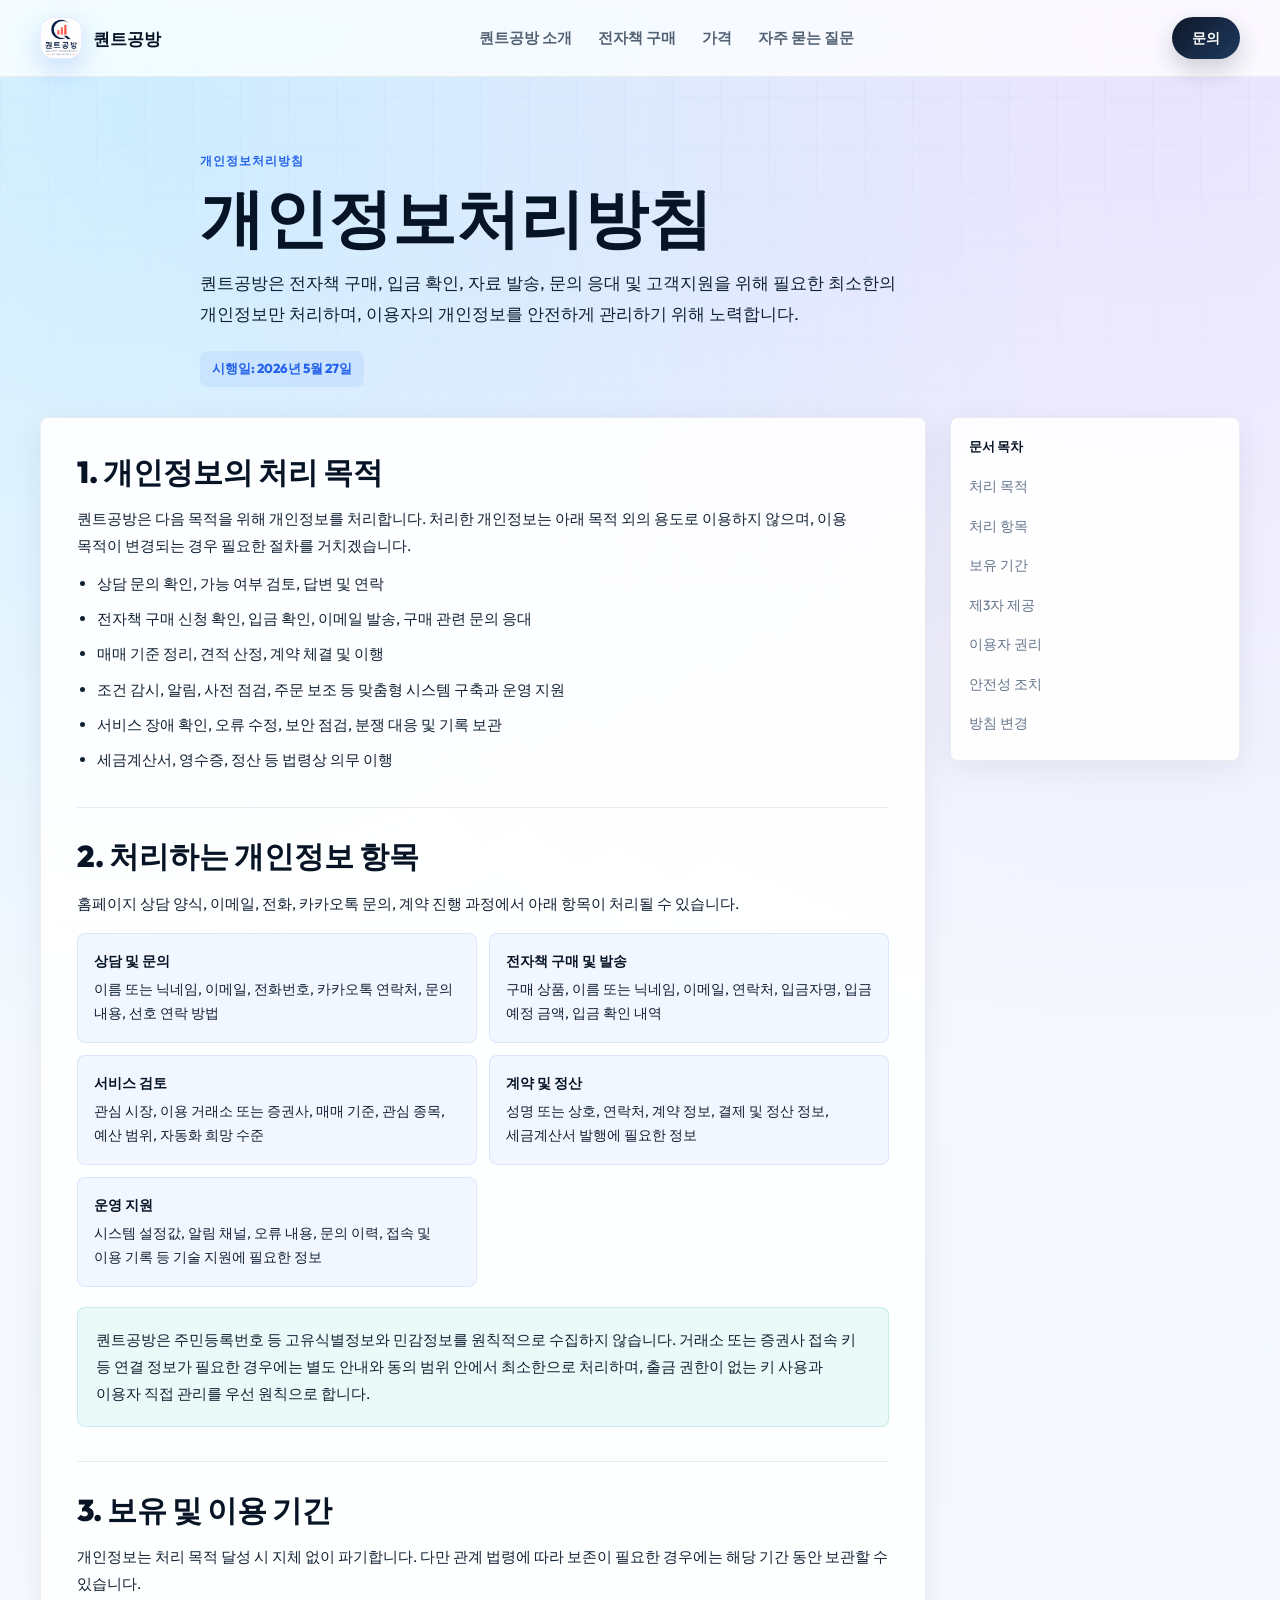
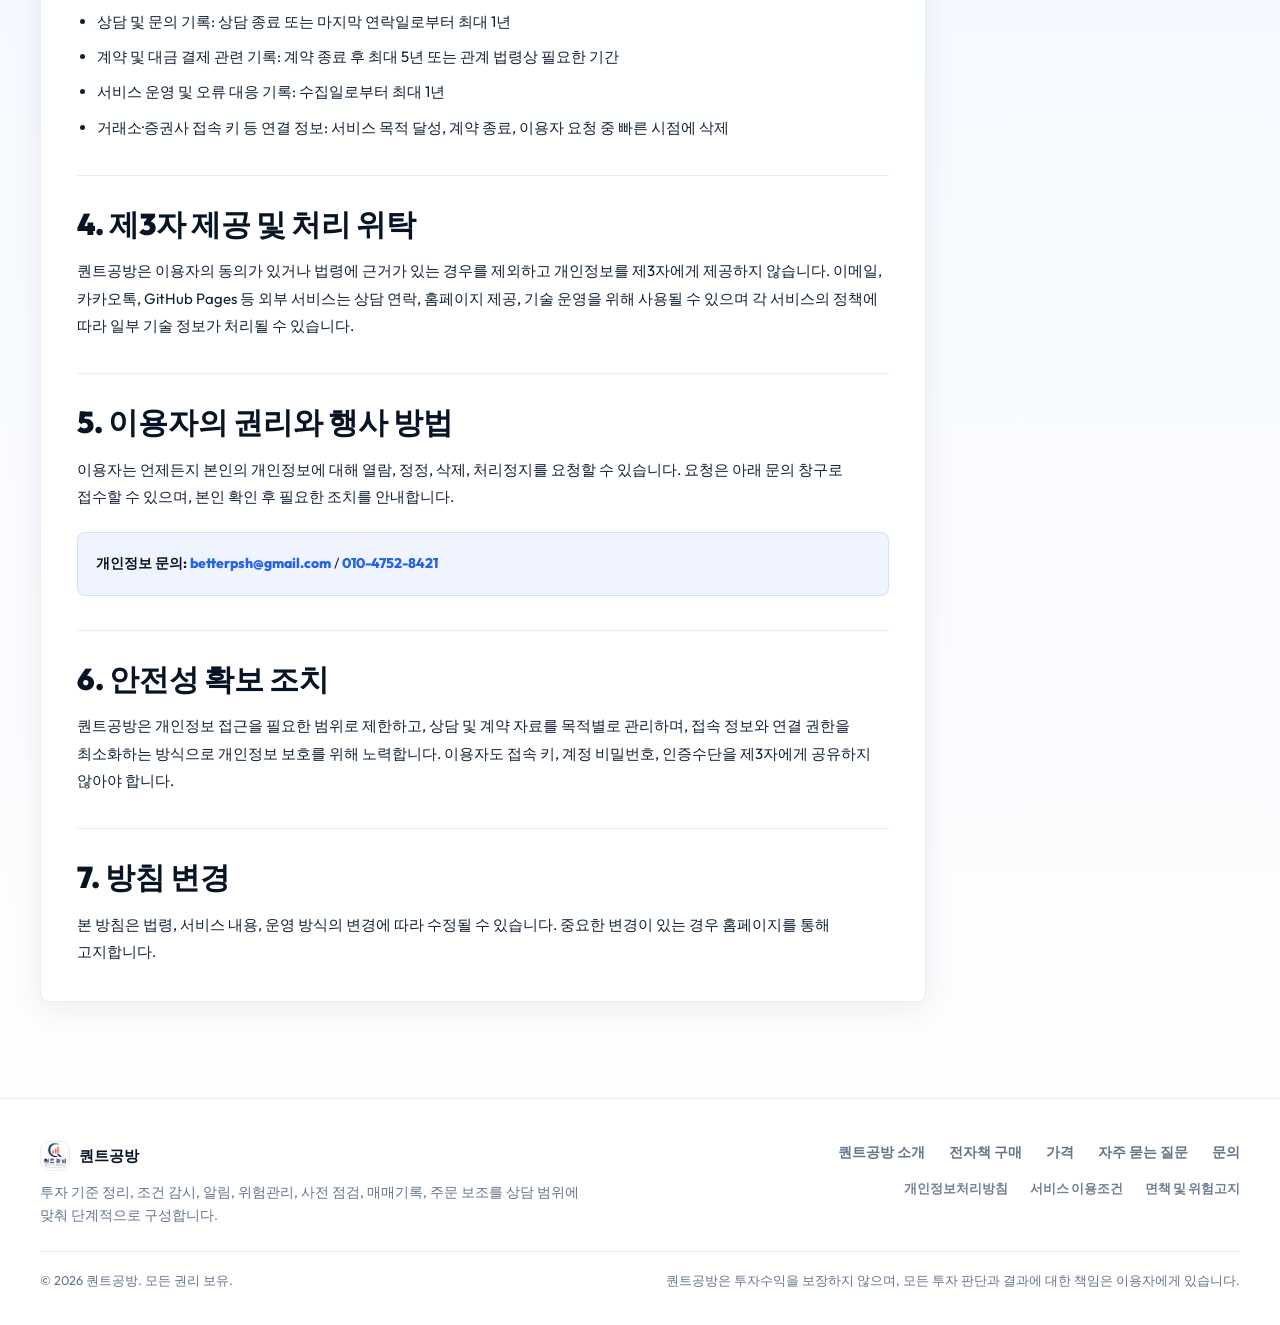
<file: privacy.html>
<!DOCTYPE html>
<html lang="ko">
<head>
  <meta charset="UTF-8" />
  <meta name="viewport" content="width=device-width, initial-scale=1.0" />
  <title>개인정보처리방침 | 퀀트공방</title>
  <meta name="description" content="퀀트공방의 개인정보 수집 항목, 이용 목적, 보유 기간, 정보주체 권리와 문의 창구를 안내합니다." />
  <meta name="robots" content="index, follow" />
  <meta name="theme-color" content="#1d7ff9" />
  <link rel="icon" href="./asset/CI.png" type="image/png" />
  <link rel="preconnect" href="https://fonts.googleapis.com" />
  <link rel="preconnect" href="https://fonts.gstatic.com" crossorigin />
  <link href="https://fonts.googleapis.com/css2?family=Outfit:wght@300;400;500;600;700;800;900&amp;display=swap" rel="stylesheet" />
  <link rel="stylesheet" href="./style.css?v=20260527-1" />
</head>
<body id="top">
  <a href="#main-content" class="skip-link">본문으로 바로가기</a>

  <header id="header">
    <div class="container nav">
      <a href="./index.html#top" class="logo" aria-label="퀀트공방 홈">
        <span class="logo-mark" aria-hidden="true">
          <img src="./asset/CI.png" alt="" />
        </span>
        <span class="logo-text">
          <strong>퀀트공방</strong>
        </span>
      </a>

      <nav class="nav-menu" aria-label="주요 메뉴">
        <a href="./index.html#about">퀀트공방 소개</a>
        <a href="./index.html#books">전자책 구매</a>
        <a href="./index.html#pricing">가격</a>
        <a href="./index.html#faq">자주 묻는 질문</a>
      </nav>

      <div class="nav-right">
        <a href="./index.html#contact" class="nav-cta">문의</a>
      </div>
    </div>
  </header>

  <main id="main-content" class="legal-main">
    <section class="legal-hero">
      <div class="container legal-hero-inner">
        <p class="legal-eyebrow">개인정보처리방침</p>
        <h1>개인정보처리방침</h1>
        <p class="legal-summary">
          퀀트공방은 전자책 구매, 입금 확인, 자료 발송, 문의 응대 및 고객지원을 위해 필요한 최소한의 개인정보만 처리하며,
          이용자의 개인정보를 안전하게 관리하기 위해 노력합니다.
        </p>
        <span class="legal-updated">시행일: 2026년 5월 27일</span>
      </div>
    </section>

    <div class="container legal-layout">
      <article class="legal-document">
        <section id="privacy-purpose">
          <h2>1. 개인정보의 처리 목적</h2>
          <p>
            퀀트공방은 다음 목적을 위해 개인정보를 처리합니다. 처리한 개인정보는 아래 목적 외의 용도로
            이용하지 않으며, 이용 목적이 변경되는 경우 필요한 절차를 거치겠습니다.
          </p>
          <ul>
            <li>상담 문의 확인, 가능 여부 검토, 답변 및 연락</li>
            <li>전자책 구매 신청 확인, 입금 확인, 이메일 발송, 구매 관련 문의 응대</li>
            <li>매매 기준 정리, 견적 산정, 계약 체결 및 이행</li>
            <li>조건 감시, 알림, 사전 점검, 주문 보조 등 맞춤형 시스템 구축과 운영 지원</li>
            <li>서비스 장애 확인, 오류 수정, 보안 점검, 분쟁 대응 및 기록 보관</li>
            <li>세금계산서, 영수증, 정산 등 법령상 의무 이행</li>
          </ul>
        </section>

        <section id="privacy-items">
          <h2>2. 처리하는 개인정보 항목</h2>
          <p>
            홈페이지 상담 양식, 이메일, 전화, 카카오톡 문의, 계약 진행 과정에서 아래 항목이 처리될 수 있습니다.
          </p>
          <div class="legal-info-grid">
            <div class="legal-info-item">
              <strong>상담 및 문의</strong>
              <span>이름 또는 닉네임, 이메일, 전화번호, 카카오톡 연락처, 문의 내용, 선호 연락 방법</span>
            </div>
            <div class="legal-info-item">
              <strong>전자책 구매 및 발송</strong>
              <span>구매 상품, 이름 또는 닉네임, 이메일, 연락처, 입금자명, 입금 예정 금액, 입금 확인 내역</span>
            </div>
            <div class="legal-info-item">
              <strong>서비스 검토</strong>
              <span>관심 시장, 이용 거래소 또는 증권사, 매매 기준, 관심 종목, 예산 범위, 자동화 희망 수준</span>
            </div>
            <div class="legal-info-item">
              <strong>계약 및 정산</strong>
              <span>성명 또는 상호, 연락처, 계약 정보, 결제 및 정산 정보, 세금계산서 발행에 필요한 정보</span>
            </div>
            <div class="legal-info-item">
              <strong>운영 지원</strong>
              <span>시스템 설정값, 알림 채널, 오류 내용, 문의 이력, 접속 및 이용 기록 등 기술 지원에 필요한 정보</span>
            </div>
          </div>
          <div class="legal-callout">
            <p>
              퀀트공방은 주민등록번호 등 고유식별정보와 민감정보를 원칙적으로 수집하지 않습니다.
              거래소 또는 증권사 접속 키 등 연결 정보가 필요한 경우에는 별도 안내와 동의 범위 안에서
              최소한으로 처리하며, 출금 권한이 없는 키 사용과 이용자 직접 관리를 우선 원칙으로 합니다.
            </p>
          </div>
        </section>

        <section id="privacy-period">
          <h2>3. 보유 및 이용 기간</h2>
          <p>
            개인정보는 처리 목적 달성 시 지체 없이 파기합니다. 다만 관계 법령에 따라 보존이 필요한 경우에는
            해당 기간 동안 보관할 수 있습니다.
          </p>
          <ul>
            <li>상담 및 문의 기록: 상담 종료 또는 마지막 연락일로부터 최대 1년</li>
            <li>계약 및 대금 결제 관련 기록: 계약 종료 후 최대 5년 또는 관계 법령상 필요한 기간</li>
            <li>서비스 운영 및 오류 대응 기록: 수집일로부터 최대 1년</li>
            <li>거래소·증권사 접속 키 등 연결 정보: 서비스 목적 달성, 계약 종료, 이용자 요청 중 빠른 시점에 삭제</li>
          </ul>
        </section>

        <section id="privacy-third-party">
          <h2>4. 제3자 제공 및 처리 위탁</h2>
          <p>
            퀀트공방은 이용자의 동의가 있거나 법령에 근거가 있는 경우를 제외하고 개인정보를 제3자에게
            제공하지 않습니다. 이메일, 카카오톡, GitHub Pages 등 외부 서비스는 상담 연락, 홈페이지 제공,
            기술 운영을 위해 사용될 수 있으며 각 서비스의 정책에 따라 일부 기술 정보가 처리될 수 있습니다.
          </p>
        </section>

        <section id="privacy-rights">
          <h2>5. 이용자의 권리와 행사 방법</h2>
          <p>
            이용자는 언제든지 본인의 개인정보에 대해 열람, 정정, 삭제, 처리정지를 요청할 수 있습니다.
            요청은 아래 문의 창구로 접수할 수 있으며, 본인 확인 후 필요한 조치를 안내합니다.
          </p>
          <div class="legal-contact-card">
            <p><strong>개인정보 문의:</strong> <a href="mailto:betterpsh@gmail.com">betterpsh@gmail.com</a> / <a href="tel:01047528421">010-4752-8421</a></p>
          </div>
        </section>

        <section id="privacy-security">
          <h2>6. 안전성 확보 조치</h2>
          <p>
            퀀트공방은 개인정보 접근을 필요한 범위로 제한하고, 상담 및 계약 자료를 목적별로 관리하며,
            접속 정보와 연결 권한을 최소화하는 방식으로 개인정보 보호를 위해 노력합니다. 이용자도 접속 키,
            계정 비밀번호, 인증수단을 제3자에게 공유하지 않아야 합니다.
          </p>
        </section>

        <section id="privacy-changes">
          <h2>7. 방침 변경</h2>
          <p>
            본 방침은 법령, 서비스 내용, 운영 방식의 변경에 따라 수정될 수 있습니다. 중요한 변경이 있는 경우
            홈페이지를 통해 고지합니다.
          </p>
        </section>
      </article>

      <aside class="legal-index" aria-label="문서 목차">
        <strong>문서 목차</strong>
        <a href="#privacy-purpose">처리 목적</a>
        <a href="#privacy-items">처리 항목</a>
        <a href="#privacy-period">보유 기간</a>
        <a href="#privacy-third-party">제3자 제공</a>
        <a href="#privacy-rights">이용자 권리</a>
        <a href="#privacy-security">안전성 조치</a>
        <a href="#privacy-changes">방침 변경</a>
      </aside>
    </div>
  </main>

  <footer>
    <div class="container footer-inner">
      <div class="footer-brand">
        <div class="footer-logo">
          <span class="footer-logo-mark" aria-hidden="true">
            <img src="./asset/CI.png" alt="" />
          </span>
          <span>퀀트공방</span>
        </div>
        <p class="footer-description">
          투자 기준 정리, 조건 감시, 알림, 위험관리, 사전 점검, 매매기록, 주문 보조를
          상담 범위에 맞춰 단계적으로 구성합니다.
        </p>
      </div>
      <nav class="footer-links" aria-label="푸터 링크">
        <span class="footer-link-row footer-link-main">
          <a href="./index.html#about">퀀트공방 소개</a>
          <a href="./index.html#books">전자책 구매</a>
          <a href="./index.html#pricing">가격</a>
          <a href="./index.html#faq">자주 묻는 질문</a>
          <a href="./index.html#contact">문의</a>
        </span>
        <span class="footer-link-row footer-link-legal">
          <a href="./privacy.html">개인정보처리방침</a>
          <a href="./terms.html">서비스 이용조건</a>
          <a href="./risk-disclaimer.html">면책 및 위험고지</a>
        </span>
      </nav>
      <div class="footer-bottom">
        <span>© 2026 퀀트공방. 모든 권리 보유.</span>
        <span>퀀트공방은 투자수익을 보장하지 않으며, 모든 투자 판단과 결과에 대한 책임은 이용자에게 있습니다.</span>
      </div>
    </div>
  </footer>
</body>
</html>
</file>
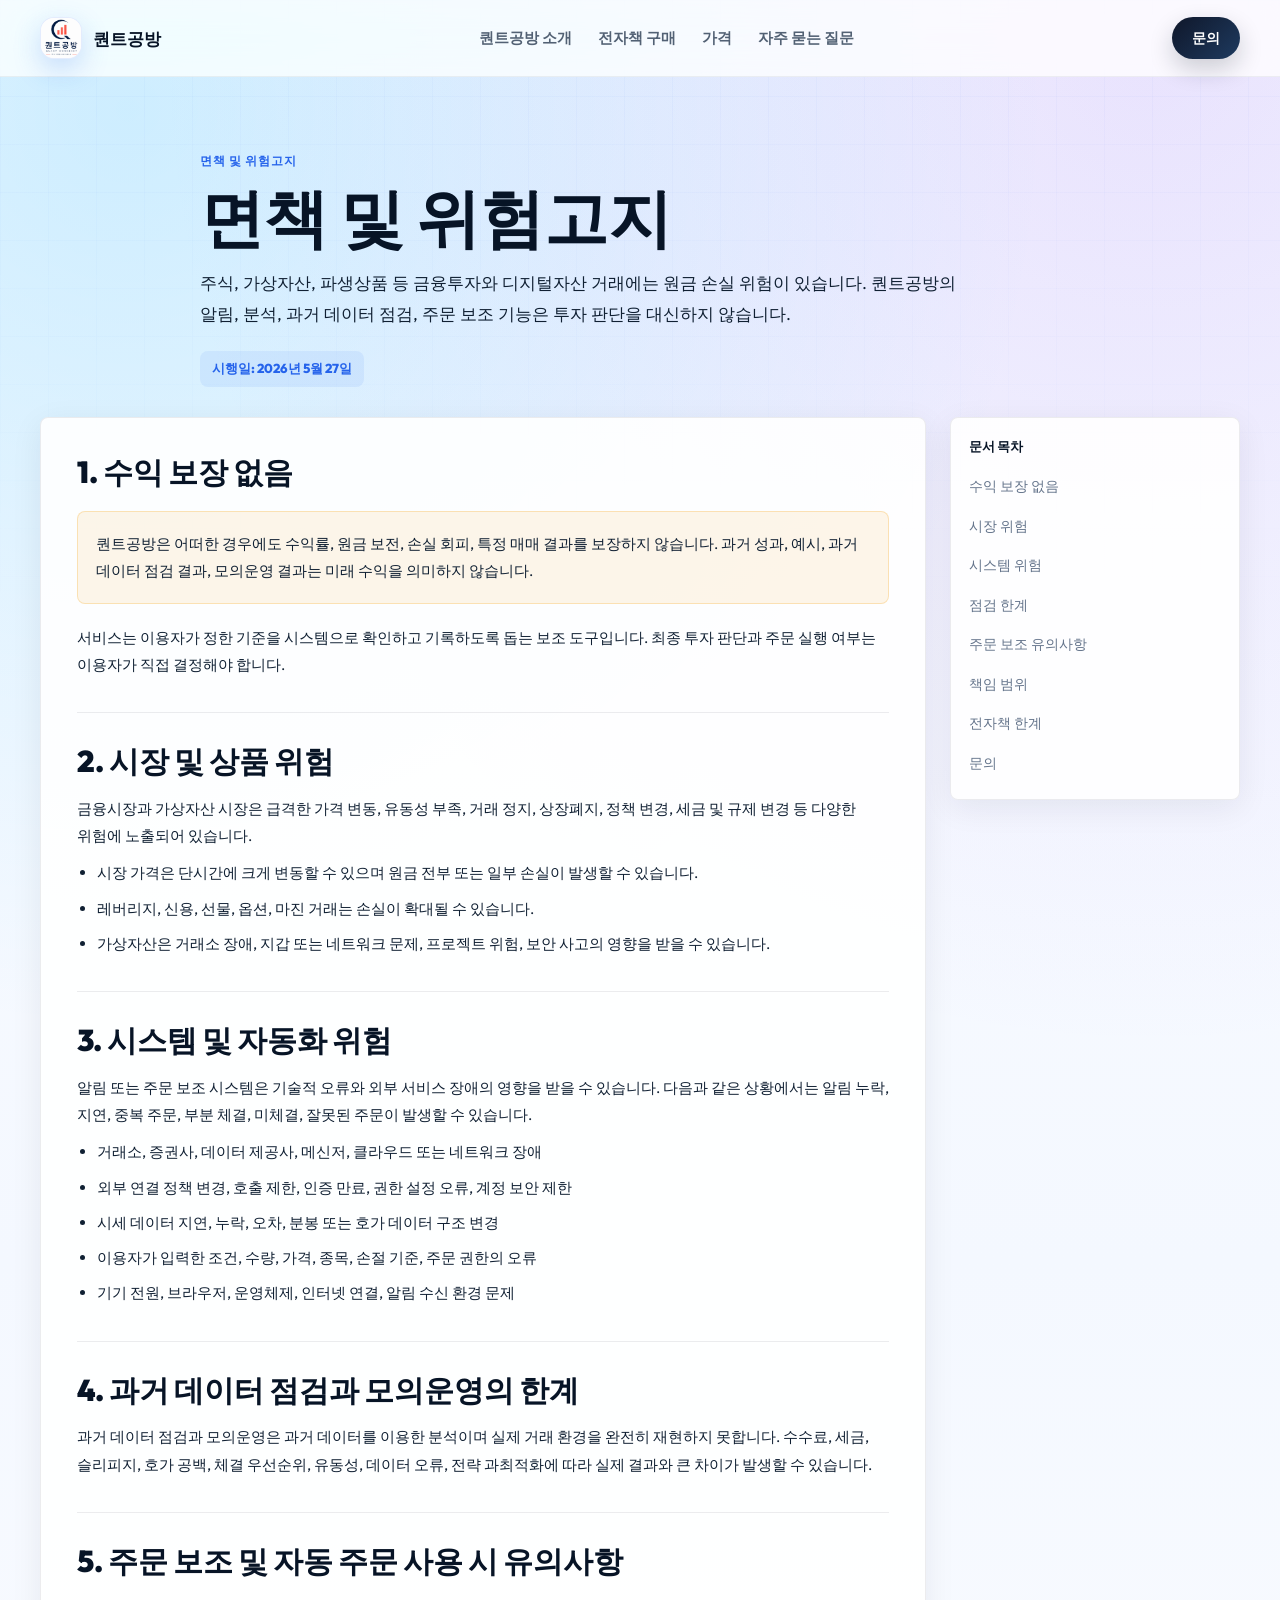
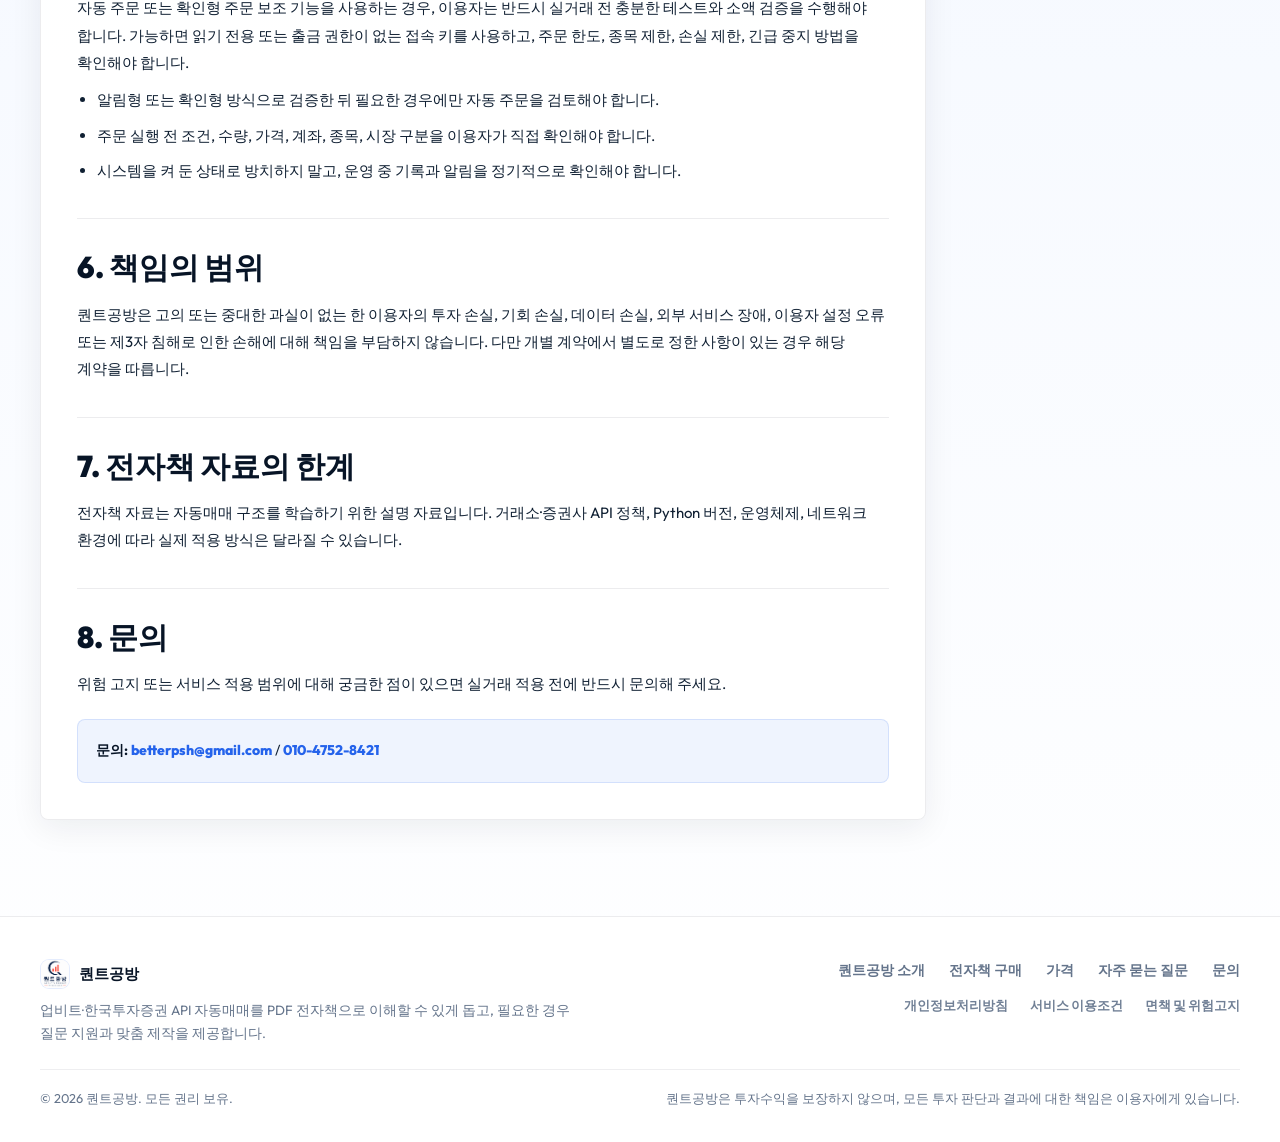
<file: risk-disclaimer.html>
<!DOCTYPE html>
<html lang="ko">
<head>
  <meta charset="UTF-8" />
  <meta name="viewport" content="width=device-width, initial-scale=1.0" />
  <title>면책 및 위험고지 | 퀀트공방</title>
  <meta name="description" content="퀀트공방의 투자 손실 가능성, 자동화 및 주문 보조 시스템의 기술적 위험, 과거 데이터 점검의 한계와 이용자 책임에 관한 안내입니다." />
  <meta name="robots" content="index, follow" />
  <meta name="theme-color" content="#1d7ff9" />
  <link rel="icon" href="./asset/CI.png" type="image/png" />
  <link rel="preconnect" href="https://fonts.googleapis.com" />
  <link rel="preconnect" href="https://fonts.gstatic.com" crossorigin />
  <link href="https://fonts.googleapis.com/css2?family=Outfit:wght@300;400;500;600;700;800;900&amp;display=swap" rel="stylesheet" />
  <link rel="stylesheet" href="./style.css?v=20260527-1" />
</head>
<body id="top">
  <a href="#main-content" class="skip-link">본문으로 바로가기</a>

  <header id="header">
    <div class="container nav">
      <a href="./index.html#top" class="logo" aria-label="퀀트공방 홈">
        <span class="logo-mark" aria-hidden="true">
          <img src="./asset/CI.png" alt="" />
        </span>
        <span class="logo-text">
          <strong>퀀트공방</strong>
        </span>
      </a>

      <nav class="nav-menu" aria-label="주요 메뉴">
        <a href="./index.html#about">퀀트공방 소개</a>
        <a href="./index.html#books">전자책 구매</a>
        <a href="./index.html#pricing">가격</a>
        <a href="./index.html#faq">자주 묻는 질문</a>
      </nav>

      <div class="nav-right">
        <a href="./index.html#contact" class="nav-cta">문의</a>
      </div>
    </div>
  </header>

  <main id="main-content" class="legal-main">
    <section class="legal-hero">
      <div class="container legal-hero-inner">
        <p class="legal-eyebrow">면책 및 위험고지</p>
        <h1>면책 및 위험고지</h1>
        <p class="legal-summary">
          주식, 가상자산, 파생상품 등 금융투자와 디지털자산 거래에는 원금 손실 위험이 있습니다.
          퀀트공방의 알림, 분석, 과거 데이터 점검, 주문 보조 기능은 투자 판단을 대신하지 않습니다.
        </p>
        <span class="legal-updated">시행일: 2026년 5월 27일</span>
      </div>
    </section>

    <div class="container legal-layout">
      <article class="legal-document">
        <section id="risk-no-guarantee">
          <h2>1. 수익 보장 없음</h2>
          <div class="legal-callout legal-warning">
            <p>
              퀀트공방은 어떠한 경우에도 수익률, 원금 보전, 손실 회피, 특정 매매 결과를 보장하지 않습니다.
              과거 성과, 예시, 과거 데이터 점검 결과, 모의운영 결과는 미래 수익을 의미하지 않습니다.
            </p>
          </div>
          <p>
            서비스는 이용자가 정한 기준을 시스템으로 확인하고 기록하도록 돕는 보조 도구입니다.
            최종 투자 판단과 주문 실행 여부는 이용자가 직접 결정해야 합니다.
          </p>
        </section>

        <section id="risk-market">
          <h2>2. 시장 및 상품 위험</h2>
          <p>
            금융시장과 가상자산 시장은 급격한 가격 변동, 유동성 부족, 거래 정지, 상장폐지, 정책 변경,
            세금 및 규제 변경 등 다양한 위험에 노출되어 있습니다.
          </p>
          <ul>
            <li>시장 가격은 단시간에 크게 변동할 수 있으며 원금 전부 또는 일부 손실이 발생할 수 있습니다.</li>
            <li>레버리지, 신용, 선물, 옵션, 마진 거래는 손실이 확대될 수 있습니다.</li>
            <li>가상자산은 거래소 장애, 지갑 또는 네트워크 문제, 프로젝트 위험, 보안 사고의 영향을 받을 수 있습니다.</li>
          </ul>
        </section>

        <section id="risk-system">
          <h2>3. 시스템 및 자동화 위험</h2>
          <p>
            알림 또는 주문 보조 시스템은 기술적 오류와 외부 서비스 장애의 영향을 받을 수 있습니다.
            다음과 같은 상황에서는 알림 누락, 지연, 중복 주문, 부분 체결, 미체결, 잘못된 주문이 발생할 수 있습니다.
          </p>
          <ul>
            <li>거래소, 증권사, 데이터 제공사, 메신저, 클라우드 또는 네트워크 장애</li>
            <li>외부 연결 정책 변경, 호출 제한, 인증 만료, 권한 설정 오류, 계정 보안 제한</li>
            <li>시세 데이터 지연, 누락, 오차, 분봉 또는 호가 데이터 구조 변경</li>
            <li>이용자가 입력한 조건, 수량, 가격, 종목, 손절 기준, 주문 권한의 오류</li>
            <li>기기 전원, 브라우저, 운영체제, 인터넷 연결, 알림 수신 환경 문제</li>
          </ul>
        </section>

        <section id="risk-backtest">
          <h2>4. 과거 데이터 점검과 모의운영의 한계</h2>
          <p>
            과거 데이터 점검과 모의운영은 과거 데이터를 이용한 분석이며 실제 거래 환경을 완전히 재현하지 못합니다.
            수수료, 세금, 슬리피지, 호가 공백, 체결 우선순위, 유동성, 데이터 오류, 전략 과최적화에 따라
            실제 결과와 큰 차이가 발생할 수 있습니다.
          </p>
        </section>

        <section id="risk-orders">
          <h2>5. 주문 보조 및 자동 주문 사용 시 유의사항</h2>
          <p>
            자동 주문 또는 확인형 주문 보조 기능을 사용하는 경우, 이용자는 반드시 실거래 전 충분한 테스트와
            소액 검증을 수행해야 합니다. 가능하면 읽기 전용 또는 출금 권한이 없는 접속 키를 사용하고,
            주문 한도, 종목 제한, 손실 제한, 긴급 중지 방법을 확인해야 합니다.
          </p>
          <ul>
            <li>알림형 또는 확인형 방식으로 검증한 뒤 필요한 경우에만 자동 주문을 검토해야 합니다.</li>
            <li>주문 실행 전 조건, 수량, 가격, 계좌, 종목, 시장 구분을 이용자가 직접 확인해야 합니다.</li>
            <li>시스템을 켜 둔 상태로 방치하지 말고, 운영 중 기록과 알림을 정기적으로 확인해야 합니다.</li>
          </ul>
        </section>

        <section id="risk-liability">
          <h2>6. 책임의 범위</h2>
          <p>
            퀀트공방은 고의 또는 중대한 과실이 없는 한 이용자의 투자 손실, 기회 손실, 데이터 손실,
            외부 서비스 장애, 이용자 설정 오류 또는 제3자 침해로 인한 손해에 대해 책임을 부담하지 않습니다.
            다만 개별 계약에서 별도로 정한 사항이 있는 경우 해당 계약을 따릅니다.
          </p>
        </section>

        <section id="risk-education-materials">
          <h2>7. 전자책 자료의 한계</h2>
          <p>
            전자책 자료는 자동매매 구조를 학습하기 위한 설명 자료입니다.
            거래소·증권사 API 정책, Python 버전, 운영체제, 네트워크 환경에 따라 실제 적용 방식은 달라질 수 있습니다.
          </p>
        </section>

        <section id="risk-contact">
          <h2>8. 문의</h2>
          <p>
            위험 고지 또는 서비스 적용 범위에 대해 궁금한 점이 있으면 실거래 적용 전에 반드시 문의해 주세요.
          </p>
          <div class="legal-contact-card">
            <p><strong>문의:</strong> <a href="mailto:betterpsh@gmail.com">betterpsh@gmail.com</a> / <a href="tel:01047528421">010-4752-8421</a></p>
          </div>
        </section>
      </article>

      <aside class="legal-index" aria-label="문서 목차">
        <strong>문서 목차</strong>
        <a href="#risk-no-guarantee">수익 보장 없음</a>
        <a href="#risk-market">시장 위험</a>
        <a href="#risk-system">시스템 위험</a>
        <a href="#risk-backtest">점검 한계</a>
        <a href="#risk-orders">주문 보조 유의사항</a>
        <a href="#risk-liability">책임 범위</a>
        <a href="#risk-education-materials">전자책 한계</a>
        <a href="#risk-contact">문의</a>
      </aside>
    </div>
  </main>

  <footer>
    <div class="container footer-inner">
      <div class="footer-brand">
        <div class="footer-logo">
          <span class="footer-logo-mark" aria-hidden="true">
            <img src="./asset/CI.png" alt="" />
          </span>
          <span>퀀트공방</span>
        </div>
        <p class="footer-description">
          업비트·한국투자증권 API 자동매매를 PDF 전자책으로 이해할 수 있게 돕고,
          필요한 경우 질문 지원과 맞춤 제작을 제공합니다.
        </p>
      </div>
      <nav class="footer-links" aria-label="푸터 링크">
        <span class="footer-link-row footer-link-main">
          <a href="./index.html#about">퀀트공방 소개</a>
          <a href="./index.html#books">전자책 구매</a>
          <a href="./index.html#pricing">가격</a>
          <a href="./index.html#faq">자주 묻는 질문</a>
          <a href="./index.html#contact">문의</a>
        </span>
        <span class="footer-link-row footer-link-legal">
          <a href="./privacy.html">개인정보처리방침</a>
          <a href="./terms.html">서비스 이용조건</a>
          <a href="./risk-disclaimer.html">면책 및 위험고지</a>
        </span>
      </nav>
      <div class="footer-bottom">
        <span>© 2026 퀀트공방. 모든 권리 보유.</span>
        <span>퀀트공방은 투자수익을 보장하지 않으며, 모든 투자 판단과 결과에 대한 책임은 이용자에게 있습니다.</span>
      </div>
    </div>
  </footer>
</body>
</html>
</file>
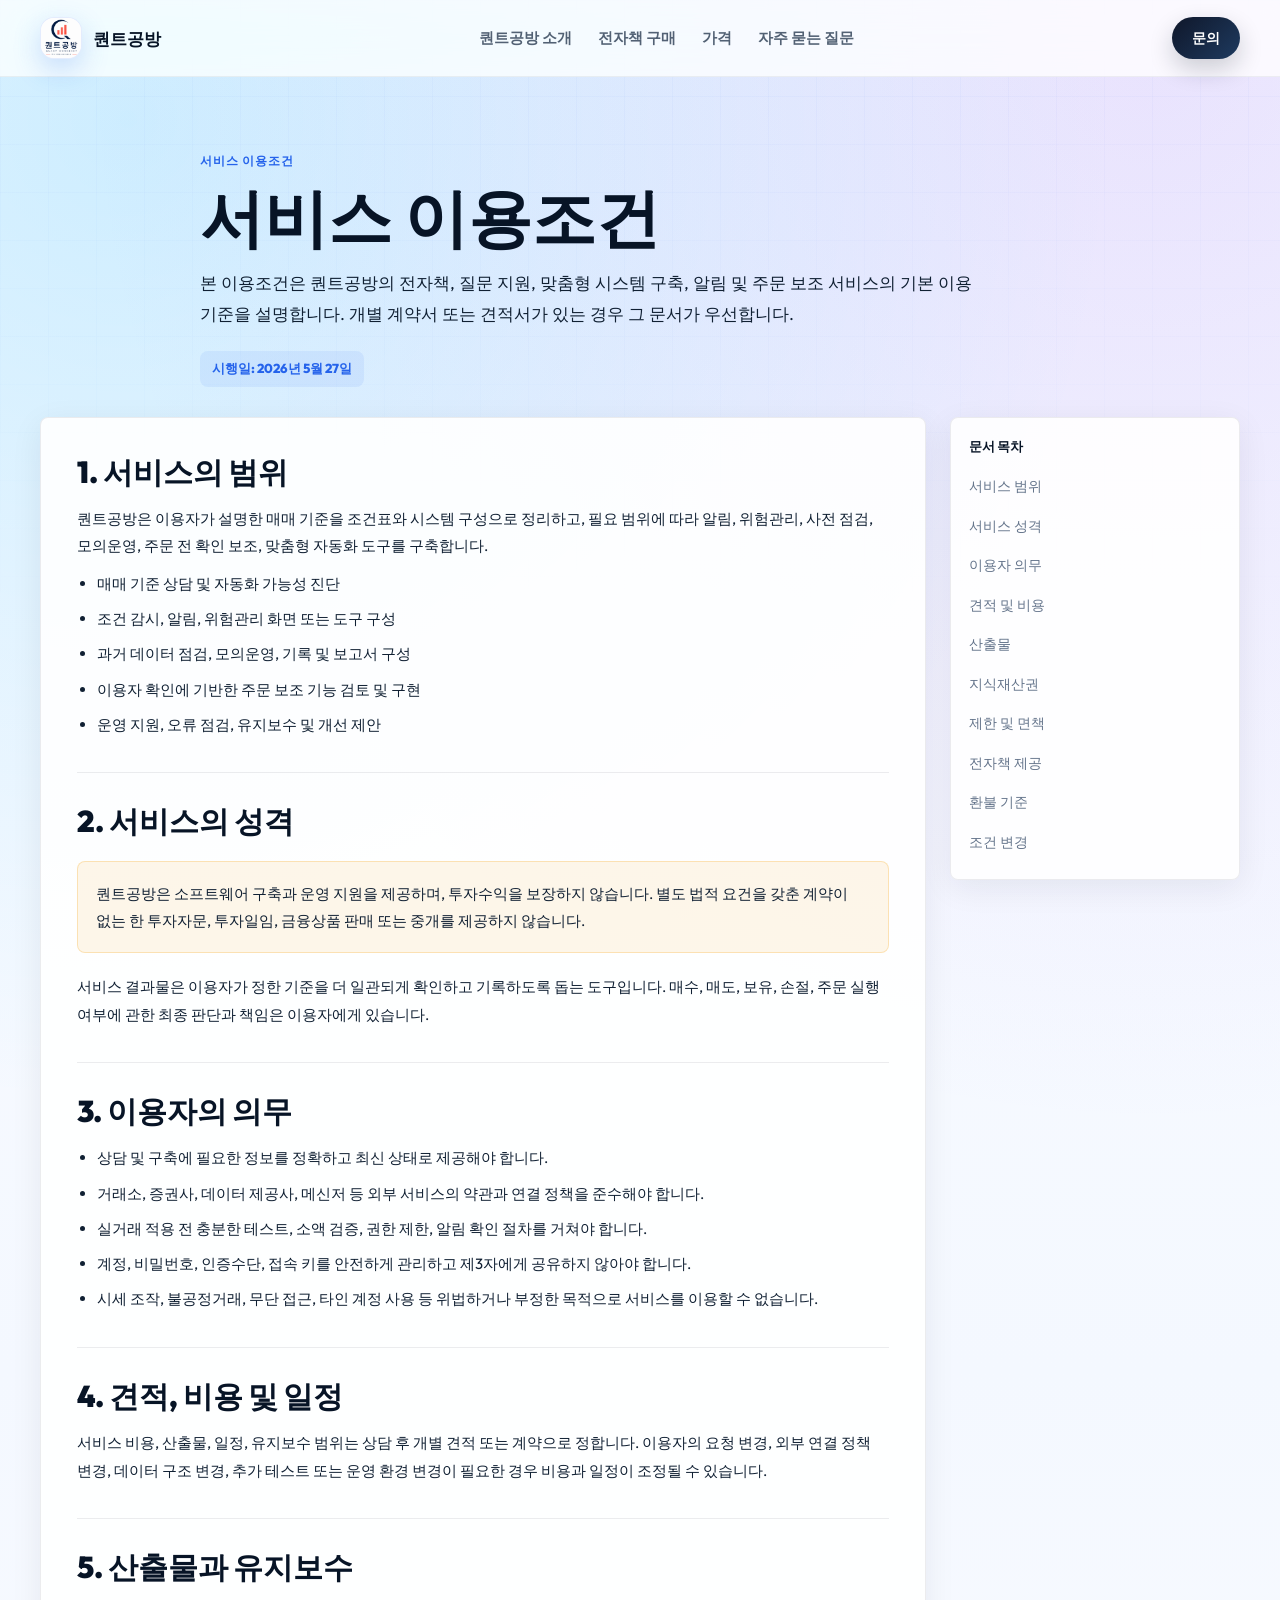
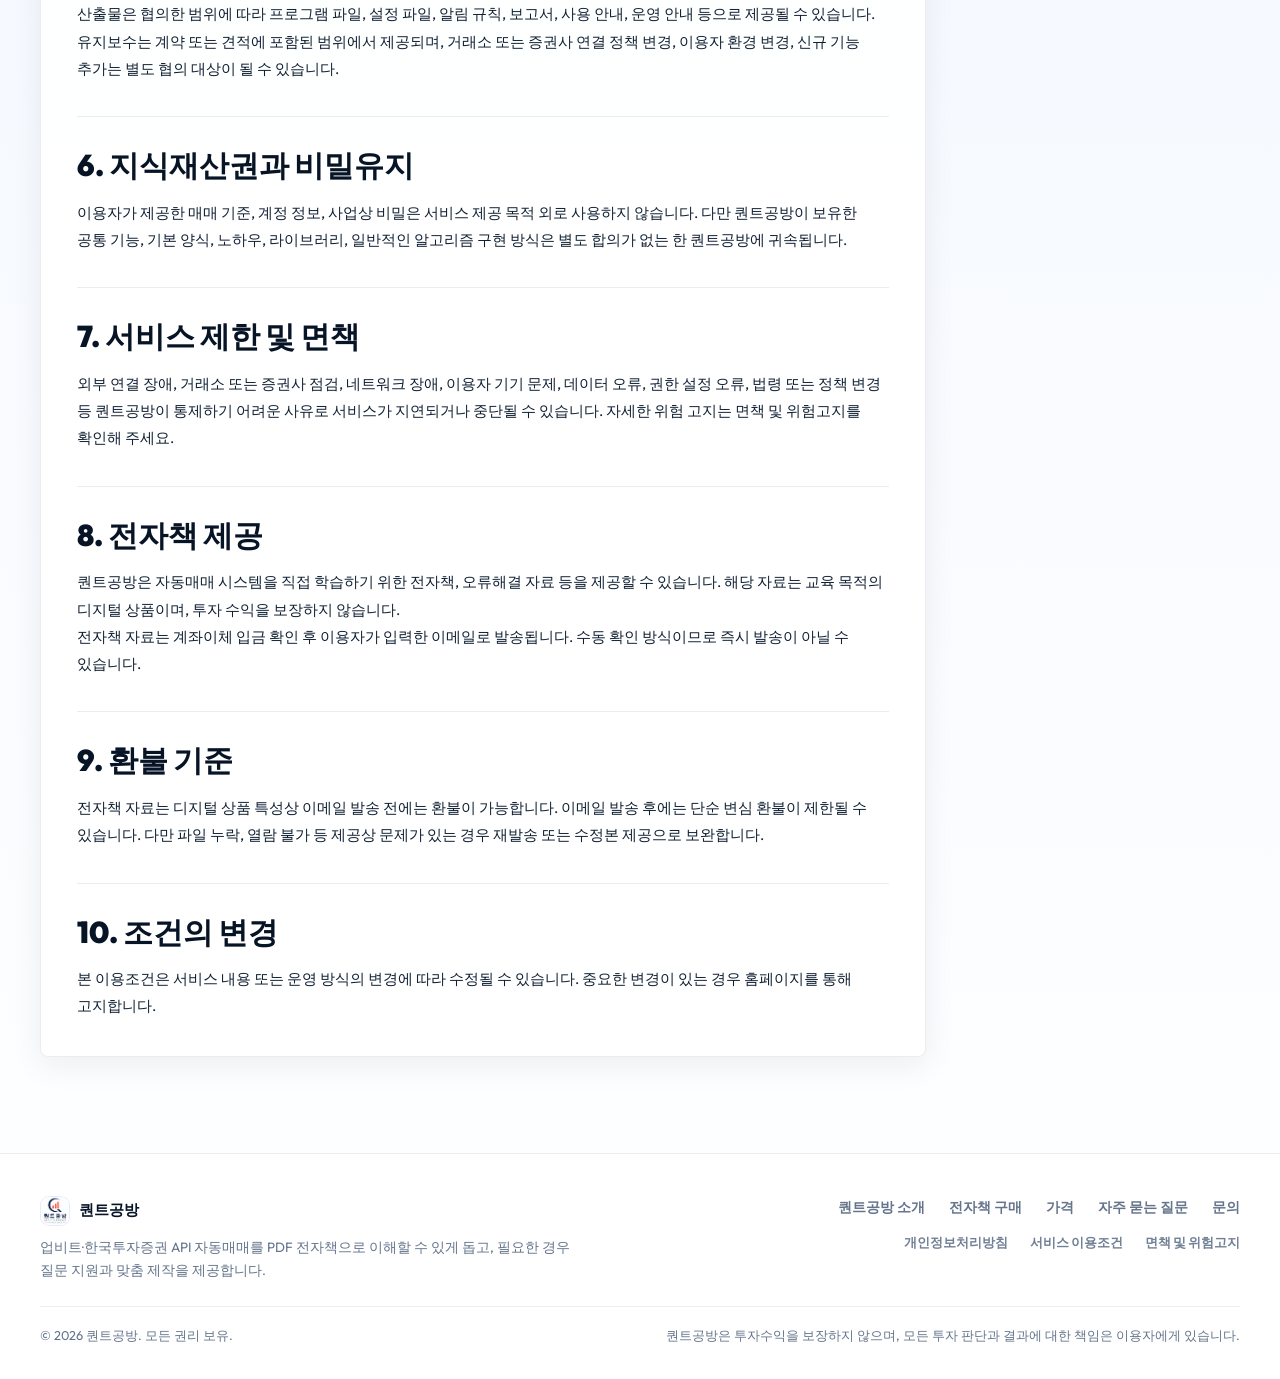
<file: terms.html>
<!DOCTYPE html>
<html lang="ko">
<head>
  <meta charset="UTF-8" />
  <meta name="viewport" content="width=device-width, initial-scale=1.0" />
  <title>서비스 이용조건 | 퀀트공방</title>
  <meta name="description" content="퀀트공방의 전자책, 질문 지원, 맞춤 제작, 환불 기준 및 이용자 책임에 관한 서비스 이용조건입니다." />
  <meta name="robots" content="index, follow" />
  <meta name="theme-color" content="#1d7ff9" />
  <link rel="icon" href="./asset/CI.png" type="image/png" />
  <link rel="preconnect" href="https://fonts.googleapis.com" />
  <link rel="preconnect" href="https://fonts.gstatic.com" crossorigin />
  <link href="https://fonts.googleapis.com/css2?family=Outfit:wght@300;400;500;600;700;800;900&amp;display=swap" rel="stylesheet" />
  <link rel="stylesheet" href="./style.css?v=20260527-1" />
</head>
<body id="top">
  <a href="#main-content" class="skip-link">본문으로 바로가기</a>

  <header id="header">
    <div class="container nav">
      <a href="./index.html#top" class="logo" aria-label="퀀트공방 홈">
        <span class="logo-mark" aria-hidden="true">
          <img src="./asset/CI.png" alt="" />
        </span>
        <span class="logo-text">
          <strong>퀀트공방</strong>
        </span>
      </a>

      <nav class="nav-menu" aria-label="주요 메뉴">
        <a href="./index.html#about">퀀트공방 소개</a>
        <a href="./index.html#books">전자책 구매</a>
        <a href="./index.html#pricing">가격</a>
        <a href="./index.html#faq">자주 묻는 질문</a>
      </nav>

      <div class="nav-right">
        <a href="./index.html#contact" class="nav-cta">문의</a>
      </div>
    </div>
  </header>

  <main id="main-content" class="legal-main">
    <section class="legal-hero">
      <div class="container legal-hero-inner">
        <p class="legal-eyebrow">서비스 이용조건</p>
        <h1>서비스 이용조건</h1>
        <p class="legal-summary">
          본 이용조건은 퀀트공방의 전자책, 질문 지원, 맞춤형 시스템 구축, 알림 및 주문 보조 서비스의
          기본 이용 기준을 설명합니다. 개별 계약서 또는 견적서가 있는 경우 그 문서가 우선합니다.
        </p>
        <span class="legal-updated">시행일: 2026년 5월 27일</span>
      </div>
    </section>

    <div class="container legal-layout">
      <article class="legal-document">
        <section id="terms-scope">
          <h2>1. 서비스의 범위</h2>
          <p>
            퀀트공방은 이용자가 설명한 매매 기준을 조건표와 시스템 구성으로 정리하고, 필요 범위에 따라
            알림, 위험관리, 사전 점검, 모의운영, 주문 전 확인 보조, 맞춤형 자동화 도구를 구축합니다.
          </p>
          <ul>
            <li>매매 기준 상담 및 자동화 가능성 진단</li>
            <li>조건 감시, 알림, 위험관리 화면 또는 도구 구성</li>
            <li>과거 데이터 점검, 모의운영, 기록 및 보고서 구성</li>
            <li>이용자 확인에 기반한 주문 보조 기능 검토 및 구현</li>
            <li>운영 지원, 오류 점검, 유지보수 및 개선 제안</li>
          </ul>
        </section>

        <section id="terms-nature">
          <h2>2. 서비스의 성격</h2>
          <div class="legal-callout legal-warning">
            <p>
              퀀트공방은 소프트웨어 구축과 운영 지원을 제공하며, 투자수익을 보장하지 않습니다.
              별도 법적 요건을 갖춘 계약이 없는 한 투자자문, 투자일임, 금융상품 판매 또는 중개를 제공하지 않습니다.
            </p>
          </div>
          <p>
            서비스 결과물은 이용자가 정한 기준을 더 일관되게 확인하고 기록하도록 돕는 도구입니다.
            매수, 매도, 보유, 손절, 주문 실행 여부에 관한 최종 판단과 책임은 이용자에게 있습니다.
          </p>
        </section>

        <section id="terms-user">
          <h2>3. 이용자의 의무</h2>
          <ul>
            <li>상담 및 구축에 필요한 정보를 정확하고 최신 상태로 제공해야 합니다.</li>
            <li>거래소, 증권사, 데이터 제공사, 메신저 등 외부 서비스의 약관과 연결 정책을 준수해야 합니다.</li>
            <li>실거래 적용 전 충분한 테스트, 소액 검증, 권한 제한, 알림 확인 절차를 거쳐야 합니다.</li>
            <li>계정, 비밀번호, 인증수단, 접속 키를 안전하게 관리하고 제3자에게 공유하지 않아야 합니다.</li>
            <li>시세 조작, 불공정거래, 무단 접근, 타인 계정 사용 등 위법하거나 부정한 목적으로 서비스를 이용할 수 없습니다.</li>
          </ul>
        </section>

        <section id="terms-fees">
          <h2>4. 견적, 비용 및 일정</h2>
          <p>
            서비스 비용, 산출물, 일정, 유지보수 범위는 상담 후 개별 견적 또는 계약으로 정합니다.
            이용자의 요청 변경, 외부 연결 정책 변경, 데이터 구조 변경, 추가 테스트 또는 운영 환경 변경이 필요한 경우
            비용과 일정이 조정될 수 있습니다.
          </p>
        </section>

        <section id="terms-delivery">
          <h2>5. 산출물과 유지보수</h2>
          <p>
            산출물은 협의한 범위에 따라 프로그램 파일, 설정 파일, 알림 규칙, 보고서, 사용 안내, 운영 안내 등으로 제공될 수 있습니다.
            유지보수는 계약 또는 견적에 포함된 범위에서 제공되며, 거래소 또는 증권사 연결 정책 변경, 이용자 환경 변경,
            신규 기능 추가는 별도 협의 대상이 될 수 있습니다.
          </p>
        </section>

        <section id="terms-ip">
          <h2>6. 지식재산권과 비밀유지</h2>
          <p>
            이용자가 제공한 매매 기준, 계정 정보, 사업상 비밀은 서비스 제공 목적 외로 사용하지 않습니다.
            다만 퀀트공방이 보유한 공통 기능, 기본 양식, 노하우, 라이브러리, 일반적인 알고리즘 구현 방식은
            별도 합의가 없는 한 퀀트공방에 귀속됩니다.
          </p>
        </section>

        <section id="terms-limits">
          <h2>7. 서비스 제한 및 면책</h2>
          <p>
            외부 연결 장애, 거래소 또는 증권사 점검, 네트워크 장애, 이용자 기기 문제, 데이터 오류, 권한 설정 오류,
            법령 또는 정책 변경 등 퀀트공방이 통제하기 어려운 사유로 서비스가 지연되거나 중단될 수 있습니다.
            자세한 위험 고지는 <a href="./risk-disclaimer.html">면책 및 위험고지</a>를 확인해 주세요.
          </p>
        </section>

        <section id="terms-digital-products">
          <h2>8. 전자책 제공</h2>
          <p>
            퀀트공방은 자동매매 시스템을 직접 학습하기 위한 전자책,
            오류해결 자료 등을 제공할 수 있습니다. 해당 자료는 교육 목적의 디지털 상품이며,
            투자 수익을 보장하지 않습니다.
          </p>
          <p>
            전자책 자료는 계좌이체 입금 확인 후 이용자가 입력한 이메일로 발송됩니다.
            수동 확인 방식이므로 즉시 발송이 아닐 수 있습니다.
          </p>
        </section>

        <section id="terms-refund">
          <h2>9. 환불 기준</h2>
          <p>
            전자책 자료는 디지털 상품 특성상 이메일 발송 전에는 환불이 가능합니다.
            이메일 발송 후에는 단순 변심 환불이 제한될 수 있습니다.
            다만 파일 누락, 열람 불가 등 제공상 문제가 있는 경우 재발송 또는 수정본 제공으로 보완합니다.
          </p>
        </section>

        <section id="terms-change">
          <h2>10. 조건의 변경</h2>
          <p>
            본 이용조건은 서비스 내용 또는 운영 방식의 변경에 따라 수정될 수 있습니다.
            중요한 변경이 있는 경우 홈페이지를 통해 고지합니다.
          </p>
        </section>
      </article>

      <aside class="legal-index" aria-label="문서 목차">
        <strong>문서 목차</strong>
        <a href="#terms-scope">서비스 범위</a>
        <a href="#terms-nature">서비스 성격</a>
        <a href="#terms-user">이용자 의무</a>
        <a href="#terms-fees">견적 및 비용</a>
        <a href="#terms-delivery">산출물</a>
        <a href="#terms-ip">지식재산권</a>
        <a href="#terms-limits">제한 및 면책</a>
        <a href="#terms-digital-products">전자책 제공</a>
        <a href="#terms-refund">환불 기준</a>
        <a href="#terms-change">조건 변경</a>
      </aside>
    </div>
  </main>

  <footer>
    <div class="container footer-inner">
      <div class="footer-brand">
        <div class="footer-logo">
          <span class="footer-logo-mark" aria-hidden="true">
            <img src="./asset/CI.png" alt="" />
          </span>
          <span>퀀트공방</span>
        </div>
        <p class="footer-description">
          업비트·한국투자증권 API 자동매매를 PDF 전자책으로 이해할 수 있게 돕고,
          필요한 경우 질문 지원과 맞춤 제작을 제공합니다.
        </p>
      </div>
      <nav class="footer-links" aria-label="푸터 링크">
        <span class="footer-link-row footer-link-main">
          <a href="./index.html#about">퀀트공방 소개</a>
          <a href="./index.html#books">전자책 구매</a>
          <a href="./index.html#pricing">가격</a>
          <a href="./index.html#faq">자주 묻는 질문</a>
          <a href="./index.html#contact">문의</a>
        </span>
        <span class="footer-link-row footer-link-legal">
          <a href="./privacy.html">개인정보처리방침</a>
          <a href="./terms.html">서비스 이용조건</a>
          <a href="./risk-disclaimer.html">면책 및 위험고지</a>
        </span>
      </nav>
      <div class="footer-bottom">
        <span>© 2026 퀀트공방. 모든 권리 보유.</span>
        <span>퀀트공방은 투자수익을 보장하지 않으며, 모든 투자 판단과 결과에 대한 책임은 이용자에게 있습니다.</span>
      </div>
    </div>
  </footer>
</body>
</html>
</file>
<file: style.css>
/* ════════════════════════════════════════════════════
   퀀트공방 — style.css
   Premium Light Theme | v3.0
   ════════════════════════════════════════════════════ */

/* ── DESIGN TOKENS ── */
:root {
  --bg:           #f4f8ff;
  --bg-soft:      #eef5ff;
  --surface:      rgba(255,255,255,0.88);
  --surface-solid:#ffffff;
  --card:         #ffffff;
  --text:         #102033;
  --heading:      #071426;
  --muted:        #64748b;
  --line:         rgba(15,23,42,0.09);
  --primary:      #2563eb;
  --primary-2:    #00a7ff;
  --accent:       #14b8a6;
  --accent-2:     #8b5cf6;
  --warning:      #f59e0b;
  --success:      #22c55e;
  --danger:       #ef4444;
  --shadow:       0 24px 70px rgba(37,99,235,0.14);
  --shadow-soft:  0 8px 32px rgba(15,23,42,0.07);
  --max:          1280px;
  --nav-h:        76px;
  --radius-card:  8px;
  --radius-xl:    8px;
  --ease-out:     cubic-bezier(0.22,1,0.36,1);
  --ease-spring:  cubic-bezier(0.34,1.56,0.64,1);
}

/* ── RESET ── */
*, *::before, *::after { box-sizing: border-box; margin: 0; padding: 0; }
html {
  scroll-behavior: smooth;
  scroll-padding-top: calc(var(--nav-h) + 18px);
}

body {
  min-height: 100vh;
  font-family: 'Outfit', -apple-system, BlinkMacSystemFont,
               "Apple SD Gothic Neo", "Pretendard Variable", sans-serif;
  background:
    radial-gradient(circle at 10% 4%,  rgba(0,167,255,0.18),   transparent 32%),
    radial-gradient(circle at 90% 2%,  rgba(139,92,246,0.16),  transparent 34%),
    linear-gradient(180deg, #fbfdff 0%, var(--bg) 46%, #ffffff 100%);
  color: var(--text);
  line-height: 1.65;
  word-break: keep-all;
  overflow-x: hidden;
}

body::before {
  content: "";
  position: fixed;
  inset: 0;
  pointer-events: none;
  background-image:
    linear-gradient(rgba(37,99,235,0.032) 1px, transparent 1px),
    linear-gradient(90deg, rgba(37,99,235,0.032) 1px, transparent 1px);
  background-size: 48px 48px;
  mask-image: linear-gradient(to bottom, black, transparent 70%);
  z-index: 0;
}

a { color: inherit; text-decoration: none; }
img { display: block; width: 100%; }
button { font-family: inherit; }

:focus-visible {
  outline: 3px solid rgba(37,99,235,0.34);
  outline-offset: 3px;
}

.skip-link {
  position: fixed;
  top: 12px;
  left: 12px;
  z-index: 10000;
  padding: 10px 14px;
  border-radius: 12px;
  background: var(--heading);
  color: #fff;
  font-weight: 800;
  transform: translateY(-140%);
  transition: transform 0.2s ease;
}

.skip-link:focus { transform: translateY(0); }

.container {
  width: min(100% - 80px, var(--max));
  margin: 0 auto;
}

/* ── SCROLL PROGRESS BAR ── */
#progress-bar {
  position: fixed;
  top: 0; left: 0;
  width: 0%;
  height: 3px;
  background: linear-gradient(90deg, var(--primary), var(--primary-2), var(--accent));
  z-index: 1000;
  border-radius: 0 999px 999px 0;
  transition: width 0.1s linear;
  box-shadow: 0 0 12px rgba(37,99,235,0.5);
}

/* ── HEADER ── */
header {
  position: sticky;
  top: 0;
  z-index: 200;
  backdrop-filter: blur(24px) saturate(1.9);
  -webkit-backdrop-filter: blur(24px) saturate(1.9);
  background: rgba(255,255,255,0.78);
  border-bottom: 1px solid rgba(15,23,42,0.06);
  transition: box-shadow 0.3s ease, background 0.3s ease;
}

header.scrolled {
  background: rgba(255,255,255,0.94);
  box-shadow: 0 8px 32px rgba(15,23,42,0.08);
}

.nav {
  height: var(--nav-h);
  display: flex;
  align-items: center;
  justify-content: space-between;
  gap: 20px;
}

/* Logo */
.logo {
  display: flex;
  align-items: center;
  gap: 11px;
  font-weight: 800;
  letter-spacing: 0;
  font-size: 17px;
  color: var(--heading);
  flex-shrink: 0;
}

.logo-mark {
  width: 42px; height: 42px;
  border-radius: 14px;
  background: #fff;
  display: block;
  box-shadow: 0 10px 28px rgba(37,99,235,0.22);
  overflow: hidden;
  border: 1px solid rgba(37,99,235,0.12);
}

.logo-mark img {
  width: 100%;
  height: 100%;
  object-fit: cover;
  transform: scale(1.28);
}

.logo-text {
  display: flex;
  flex-direction: column;
  gap: 1px;
  line-height: 1;
}

.logo-text strong {
  font-size: 17px;
  letter-spacing: 0;
}

.logo-text small {
  color: var(--muted);
  font-size: 11px;
  font-weight: 800;
  letter-spacing: 0.02em;
}

/* Nav menu */
.nav-menu {
  display: flex;
  gap: 26px;
  color: #526174;
  font-size: 14.5px;
  font-weight: 600;
}

.nav-menu a {
  position: relative;
  padding: 4px 0;
  transition: color 0.2s ease;
}

.nav-menu a::after {
  content: "";
  position: absolute;
  left: 0; bottom: -4px;
  width: 0; height: 2px;
  border-radius: 999px;
  background: linear-gradient(90deg, var(--primary), var(--accent));
  transition: width 0.25s var(--ease-out);
}

.nav-menu a:hover,
.nav-menu a.active { color: var(--heading); }

.nav-menu a:hover::after,
.nav-menu a.active::after { width: 100%; }

.nav-right {
  display: flex;
  align-items: center;
  gap: 12px;
}

.nav-cta {
  padding: 10px 20px;
  border-radius: 999px;
  background: linear-gradient(135deg, #0f172a, #1e3a5f);
  color: #fff;
  font-weight: 700;
  font-size: 13.5px;
  box-shadow: 0 10px 24px rgba(15,23,42,0.2);
  transition: transform 0.2s ease, box-shadow 0.2s ease;
  white-space: nowrap;
}

.nav-cta:hover {
  transform: translateY(-2px);
  box-shadow: 0 14px 30px rgba(15,23,42,0.3);
}

/* ── HAMBURGER ── */
.hamburger {
  display: none;
  flex-direction: column;
  gap: 5px;
  cursor: pointer;
  padding: 6px;
  border-radius: 10px;
  transition: background 0.2s ease;
  border: none;
  background: transparent;
}

.hamburger:hover { background: rgba(37,99,235,0.08); }

.hamburger span {
  display: block;
  width: 22px; height: 2px;
  background: var(--heading);
  border-radius: 999px;
  transition: transform 0.3s var(--ease-out), opacity 0.3s ease, width 0.3s ease;
}

.hamburger.open span:nth-child(1) { transform: translateY(7px) rotate(45deg); }
.hamburger.open span:nth-child(2) { opacity: 0; width: 0; }
.hamburger.open span:nth-child(3) { transform: translateY(-7px) rotate(-45deg); }

/* ── MOBILE DRAWER ── */
.mobile-drawer {
  position: fixed;
  inset: 0;
  z-index: 190;
  display: flex;
  flex-direction: column;
  padding-top: var(--nav-h);
  pointer-events: none;
  visibility: hidden;
  opacity: 0;
  transition: visibility 0s linear 0.35s, opacity 0.2s ease;
}

.drawer-overlay {
  position: absolute;
  inset: 0;
  background: rgba(7,20,38,0.36);
  backdrop-filter: blur(5px);
  opacity: 0;
  transition: opacity 0.3s ease;
}

.drawer-panel {
  position: relative;
  background: rgba(255,255,255,0.97);
  backdrop-filter: blur(20px);
  border-bottom: 1px solid rgba(15,23,42,0.08);
  padding: 20px 24px 28px;
  display: flex;
  flex-direction: column;
  gap: 4px;
  transform: translateY(calc(-100% - var(--nav-h)));
  transition: transform 0.35s var(--ease-out);
  z-index: 1;
}

.mobile-drawer.open {
  pointer-events: auto;
  visibility: visible;
  opacity: 1;
  transition-delay: 0s;
}
.mobile-drawer.open .drawer-overlay { opacity: 1; }
.mobile-drawer.open .drawer-panel { transform: translateY(0); }

.drawer-link {
  padding: 14px 16px;
  border-radius: 14px;
  font-size: 16px;
  font-weight: 600;
  color: var(--heading);
  transition: background 0.2s ease;
}

.drawer-link:hover { background: rgba(37,99,235,0.07); color: var(--primary); }

.drawer-cta {
  margin-top: 8px;
  padding: 15px !important;
  background: linear-gradient(135deg, var(--primary), var(--accent)) !important;
  color: #fff !important;
  border-radius: 16px !important;
  text-align: center;
  font-weight: 700 !important;
}

/* ── PARTICLES ── */
#particles-canvas {
  position: fixed;
  inset: 0;
  pointer-events: none;
  z-index: 0;
  opacity: 0.5;
}

/* ════════════════════════════════════
   HERO
   ════════════════════════════════════ */
.hero {
  position: relative;
  min-height: calc(92vh - var(--nav-h));
  display: flex;
  align-items: center;
  overflow: hidden;
  background-image:
    linear-gradient(90deg,
      rgba(247,250,255,0.99)  0%,
      rgba(247,250,255,0.95) 34%,
      rgba(247,250,255,0.72) 52%,
      rgba(247,250,255,0.18) 74%,
      rgba(247,250,255,0.02) 100%);
  background-size: cover;
  background-position: center right;
}

.hero .container { position: relative; z-index: 2; }

.hero::after {
  content: "";
  position: absolute; inset: 0;
  background:
    radial-gradient(circle at 14% 22%, rgba(255,255,255,0.68), transparent 32%),
    radial-gradient(circle at 72% 18%, rgba(0,167,255,0.10), transparent 34%);
  z-index: 0;
  pointer-events: none;
}

.hero-grid {
  display: grid;
  grid-template-columns: minmax(560px, 0.58fr) 1fr;
  gap: clamp(28px, 4vw, 64px);
  align-items: center;
  width: min(100% - 96px, var(--max));
  margin: 0 auto;
  padding: 58px 0 52px;
}

.hero-copy {
  max-width: 660px;
  margin-left: 0;
}

/* Eyebrow badge */
.eyebrow {
  display: inline-flex;
  align-items: center;
  gap: 8px;
  padding: 8px 14px;
  border-radius: 999px;
  background: rgba(37,99,235,0.08);
  border: 1px solid rgba(37,99,235,0.18);
  color: #1d4ed8;
  font-size: 13px;
  font-weight: 700;
  margin-bottom: 26px;
  box-shadow: 0 6px 20px rgba(37,99,235,0.1);
  animation: float-badge 3.5s ease-in-out infinite;
}

@keyframes float-badge {
  0%, 100% { transform: translateY(0); }
  50%       { transform: translateY(-4px); }
}

.eyebrow-dot {
  width: 7px; height: 7px;
  border-radius: 50%;
  background: var(--accent);
  animation: blink 1.4s ease-in-out infinite;
}

@keyframes blink {
  0%, 100% { opacity: 1; transform: scale(1); }
  50%       { opacity: 0.4; transform: scale(0.72); }
}

/* H1 */
h1 {
  color: var(--heading);
  font-size: clamp(34px, 3.35vw, 48px);
  line-height: 1.1;
  letter-spacing: 0;
  font-weight: 900;
  margin-bottom: 22px;
}

.hero h1 {
  min-height: 3.25em;
}

.hero-title-line,
.hero-type-line {
  display: block;
}

.hero-type-line {
  min-height: 1.1em;
  max-width: none;
  color: transparent;
  background: linear-gradient(110deg, var(--primary) 10%, var(--primary-2) 50%, var(--accent) 90%);
  -webkit-background-clip: text;
  background-clip: text;
  background-size: 200% 200%;
  animation: gradient-shift 4s ease infinite;
}

.hero strong {
  color: transparent;
  background: linear-gradient(110deg, var(--primary) 10%, var(--primary-2) 50%, var(--accent) 90%);
  -webkit-background-clip: text;
  background-clip: text;
  background-size: 200% 200%;
  animation: gradient-shift 4s ease infinite;
}

@keyframes gradient-shift {
  0%   { background-position: 0% 50%; }
  50%  { background-position: 100% 50%; }
  100% { background-position: 0% 50%; }
}

.hero-desc {
  max-width: 620px;
  color: var(--muted);
  font-size: 16px;
  letter-spacing: 0;
  margin-bottom: 24px;
  line-height: 1.78;
}

/* Hero stats */
.hero-stats {
  display: flex;
  gap: 22px;
  flex-wrap: wrap;
  margin-bottom: 22px;
}

.stat-item { display: flex; flex-direction: column; }

.stat-num {
  font-size: 26px;
  font-weight: 900;
  letter-spacing: 0;
  color: var(--heading);
  line-height: 1.1;
}

.stat-num span { color: var(--primary); }

.stat-label {
  font-size: 12px;
  color: var(--muted);
  font-weight: 500;
  margin-top: 2px;
}

.stat-divider {
  width: 1px;
  background: rgba(15,23,42,0.12);
  align-self: stretch;
  margin: 4px 0;
}

/* Hero actions */
.hero-actions {
  display: grid;
  grid-template-columns: minmax(230px, 1.18fr) minmax(168px, 0.82fr);
  gap: 10px;
  width: min(100%, 520px);
  margin-bottom: 12px;
}

.hero-actions .btn {
  width: 100%;
  min-height: 52px;
  padding: 0 20px;
  white-space: nowrap;
}

/* Hero note */
.hero-note {
  display: inline-flex;
  align-items: center;
  gap: 9px;
  width: min(100%, 520px);
  color: #64748b;
  font-size: 12.5px;
  background: linear-gradient(90deg, rgba(255,255,255,0.72), rgba(255,255,255,0.46));
  border: 1px solid rgba(15,23,42,0.07);
  border-left: 3px solid rgba(20,184,166,0.56);
  box-shadow: 0 8px 22px rgba(15,23,42,0.04);
  padding: 9px 13px 9px 11px;
  border-radius: 8px;
  backdrop-filter: blur(8px);
  line-height: 1.5;
}

.hero-note-icon {
  flex-shrink: 0;
  color: #0f766e;
  font-size: 11px;
  font-weight: 900;
}

/* ════════════════════════════════════
   STATS DARK BAND
   ════════════════════════════════════ */
.stats-section {
  padding: 78px 0 84px;
  background: linear-gradient(135deg, #071426 0%, #0b1e42 56%, #0f2f5f 100%);
  position: relative;
  overflow: hidden;
  z-index: 1;
}

.stats-section::before {
  content: "";
  position: absolute; inset: 0;
  background-image:
    linear-gradient(rgba(255,255,255,0.04) 1px, transparent 1px),
    linear-gradient(90deg, rgba(255,255,255,0.04) 1px, transparent 1px);
  background-size: 44px 44px;
}

.stats-intro {
  position: relative;
  z-index: 1;
  max-width: 760px;
  margin-bottom: 34px;
}

.stats-intro span {
  display: inline-flex;
  align-items: center;
  gap: 8px;
  color: #67e8f9;
  font-size: 12px;
  font-weight: 900;
  letter-spacing: 0.12em;
  text-transform: uppercase;
  margin-bottom: 12px;
}

.stats-intro span::before {
  content: "";
  width: 18px;
  height: 2px;
  border-radius: 999px;
  background: #67e8f9;
}

.stats-intro h2 {
  color: #fff;
  font-size: clamp(28px, 3.1vw, 40px);
  margin-bottom: 12px;
}

.stats-intro p {
  color: rgba(255,255,255,0.66);
  font-size: 16px;
  line-height: 1.72;
}

.stats-grid {
  display: grid;
  grid-template-columns: repeat(4, minmax(0, 1fr));
  gap: 16px;
  position: relative;
  z-index: 1;
}

.stat-card {
  position: relative;
  min-height: 184px;
  text-align: left;
  padding: 22px;
  border-radius: 8px;
  background: rgba(255,255,255,0.065);
  border: 1px solid rgba(255,255,255,0.12);
  backdrop-filter: blur(10px);
  transition: transform 0.24s ease, background 0.24s ease;
}

.stat-card:hover {
  transform: translateY(-5px);
  background: rgba(255,255,255,0.09);
}

.stat-step {
  width: 40px;
  height: 40px;
  display: grid;
  place-items: center;
  border-radius: 8px;
  background: rgba(0,167,255,0.12);
  border: 1px solid rgba(103,232,249,0.22);
  color: #67e8f9;
  font-size: 12px;
  font-weight: 900;
  margin-bottom: 22px;
}

.stat-card h3 {
  color: #fff;
  font-size: 22px;
  line-height: 1.25;
  margin-bottom: 9px;
}

.stat-card p {
  color: rgba(255,255,255,0.62);
  font-size: 14px;
  font-weight: 700;
  line-height: 1.65;
}

/* ════════════════════════════════════
   SECTIONS
   ════════════════════════════════════ */
.section {
  position: relative;
  padding: 100px 0;
  border-top: 1px solid rgba(15,23,42,0.06);
  z-index: 1;
}

.section:nth-of-type(even) {
  background: linear-gradient(180deg, rgba(255,255,255,0.55), rgba(238,245,255,0.45));
}

.section-head {
  max-width: 820px;
  margin-bottom: 52px;
}

.section-label {
  display: inline-flex;
  align-items: center;
  gap: 6px;
  color: var(--primary);
  font-size: 12.5px;
  font-weight: 800;
  letter-spacing: 0.16em;
  text-transform: uppercase;
  margin-bottom: 14px;
}

.section-label::before {
  content: "";
  width: 18px; height: 2px;
  background: var(--primary);
  border-radius: 999px;
}

h2 {
  color: var(--heading);
  font-size: clamp(30px, 3.8vw, 46px);
  line-height: 1.15;
  letter-spacing: 0;
  font-weight: 900;
  margin-bottom: 18px;
}

.section-desc {
  color: var(--muted);
  font-size: 17px;
  letter-spacing: 0;
  line-height: 1.78;
}

.company-intro {
  display: grid;
  gap: 14px;
}

/* ── CUSTOMER PROBLEM ── */
.problem-section {
  background: linear-gradient(180deg, #ffffff, rgba(238,245,255,0.58));
}

.problem-grid {
  display: grid;
  grid-template-columns: minmax(0, 0.9fr) minmax(360px, 1.1fr);
  gap: 44px;
  align-items: center;
}

.problem-grid .section-head {
  margin-bottom: 0;
}

.condition-board {
  display: grid;
  grid-template-columns: minmax(0, 1fr) auto minmax(0, 1fr);
  gap: 14px;
  align-items: stretch;
}

.condition-card {
  min-height: 250px;
  padding: 28px;
  border-radius: 8px;
  background: rgba(255,255,255,0.94);
  border: 1px solid rgba(15,23,42,0.09);
  box-shadow: var(--shadow-soft);
  display: flex;
  flex-direction: column;
  justify-content: center;
  gap: 12px;
}

.condition-card span {
  width: max-content;
  padding: 5px 10px;
  border-radius: 999px;
  background: rgba(37,99,235,0.08);
  color: var(--primary);
  font-size: 12px;
  font-weight: 900;
}

.condition-card strong {
  color: var(--heading);
  font-size: clamp(20px, 2vw, 26px);
  line-height: 1.35;
}

.condition-card p {
  color: var(--muted);
  font-size: 14.5px;
  line-height: 1.7;
}

.condition-card.after {
  border-color: rgba(20,184,166,0.24);
  background: linear-gradient(180deg, #ffffff, rgba(240,253,250,0.72));
}

.condition-arrow {
  width: 44px;
  min-height: 44px;
  align-self: center;
  border-radius: 999px;
  display: grid;
  place-items: center;
  background: linear-gradient(135deg, var(--primary), var(--accent));
  color: #fff;
  font-weight: 900;
  box-shadow: 0 12px 28px rgba(37,99,235,0.22);
}

/* ── GRIDS ── */
.grid-3 {
  display: grid;
  grid-template-columns: repeat(3, 1fr);
  gap: 22px;
}

.grid-2 {
  display: grid;
  grid-template-columns: repeat(2, 1fr);
  gap: 22px;
}

/* ── FOUNDER PROFILE ── */
.founder-profile {
  display: grid;
  grid-template-columns: minmax(0, 1fr) minmax(280px, 0.42fr);
  gap: 40px;
  align-items: start;
  margin-bottom: 28px;
  padding: 38px 42px;
}

.founder-kicker {
  color: var(--primary);
  font-size: 12px;
  font-weight: 900;
  letter-spacing: 0.14em;
  text-transform: uppercase;
  margin-bottom: 8px;
}

.founder-profile h3 {
  font-size: clamp(26px, 2.4vw, 36px);
  margin-bottom: 16px;
}

.founder-lead {
  color: #243247;
  font-size: 17px;
  font-weight: 700;
  line-height: 1.7;
  margin-bottom: 16px;
}

.founder-aside {
  display: grid;
  gap: 14px;
  align-self: start;
}

.founder-photo {
  position: relative;
  width: min(100%, 236px);
  aspect-ratio: 4 / 4.55;
  justify-self: center;
  border-radius: 8px;
  overflow: hidden;
  background: linear-gradient(135deg, rgba(238,245,255,0.9), rgba(255,255,255,0.96));
  border: 1px solid rgba(37,99,235,0.12);
  box-shadow: 0 16px 34px rgba(15,23,42,0.11);
}

.founder-photo img {
  width: 100%;
  height: 100%;
  object-fit: cover;
  object-position: center 11%;
  transform: scale(1.01);
}

.founder-meta {
  text-align: center;
  display: grid;
  gap: 3px;
}

.founder-meta strong {
  color: var(--heading);
  font-size: 16px;
  font-weight: 800;
}

.founder-meta span {
  color: var(--muted);
  font-size: 12.5px;
  font-weight: 700;
}

.founder-points {
  grid-column: 1 / -1;
  display: grid;
  grid-template-columns: repeat(5, minmax(0, 1fr));
  gap: 10px;
  margin-top: 4px;
}

.founder-points span {
  position: relative;
  min-height: 64px;
  padding: 13px 14px 13px 38px;
  border-radius: 15px;
  background: rgba(37,99,235,0.055);
  border: 1px solid rgba(37,99,235,0.12);
  color: #243247;
  font-size: 13.2px;
  font-weight: 800;
  line-height: 1.45;
  display: flex;
  align-items: center;
}

.founder-points span::before {
  content: "✓";
  position: absolute;
  left: 16px;
  top: 50%;
  transform: translateY(-50%);
  color: var(--primary);
  font-weight: 900;
}

/* ── CARD BASE ── */
.card {
  position: relative;
  padding: 30px;
  border: 1px solid rgba(15,23,42,0.08);
  border-radius: var(--radius-card);
  background: rgba(255,255,255,0.9);
  box-shadow: var(--shadow-soft);
  overflow: hidden;
  transition: transform 0.26s var(--ease-out),
              box-shadow 0.26s ease,
              border-color 0.26s ease;
  backdrop-filter: blur(10px);
  transform-style: preserve-3d;
}

.card::before {
  content: "";
  position: absolute; inset: 0;
  background: linear-gradient(135deg, rgba(37,99,235,0.04), rgba(20,184,166,0.04));
  opacity: 0;
  transition: opacity 0.26s ease;
  pointer-events: none;
}

.card::after {
  content: "";
  position: absolute;
  right: -44px; top: -44px;
  width: 110px; height: 110px;
  border-radius: 50%;
  background: linear-gradient(135deg, rgba(37,99,235,0.1), rgba(20,184,166,0.12));
  opacity: 0;
  transition: opacity 0.26s ease, transform 0.4s ease;
  pointer-events: none;
}

.card:hover {
  transform: translateY(-7px);
  box-shadow: 0 28px 60px rgba(37,99,235,0.16);
  border-color: rgba(37,99,235,0.2);
}

.card:hover::before { opacity: 1; }
.card:hover::after  { opacity: 1; transform: scale(1.1); }

.card h3 {
  position: relative;
  color: var(--heading);
  font-size: 21px;
  letter-spacing: 0;
  font-weight: 800;
  margin-bottom: 12px;
  z-index: 1;
}

.card p {
  position: relative;
  color: var(--muted);
  font-size: 15px;
  line-height: 1.72;
  z-index: 1;
}

.icon {
  position: relative;
  width: 48px; height: 48px;
  border-radius: 16px;
  display: grid;
  place-items: center;
  background: linear-gradient(135deg, rgba(37,99,235,0.1), rgba(20,184,166,0.1));
  color: var(--primary);
  font-weight: 800;
  font-size: 15px;
  margin-bottom: 20px;
  z-index: 1;
  border: 1px solid rgba(37,99,235,0.12);
}

/* ── PACKAGE LADDER ── */
.package-ladder {
  display: grid;
  grid-template-columns: repeat(3, minmax(0, 1fr));
  gap: 16px;
  margin: -18px 0 18px;
}

.package-ladder-compact {
  margin-bottom: 22px;
}

.package-ladder-compact .package-card {
  min-height: 0;
}

.package-card {
  position: relative;
  min-width: 0;
  min-height: 438px;
  padding: 22px;
  border-radius: 8px;
  background: rgba(255,255,255,0.92);
  border: 1px solid rgba(15,23,42,0.08);
  box-shadow: var(--shadow-soft);
  display: flex;
  flex-direction: column;
  gap: 11px;
  overflow: hidden;
}

.package-card::before {
  content: "";
  position: absolute;
  inset: 0 0 auto;
  height: 3px;
  background: linear-gradient(90deg, var(--primary), var(--accent));
  opacity: 0.75;
}

.package-card-top {
  display: flex;
  align-items: center;
  justify-content: space-between;
  gap: 10px;
}

.package-card-top > span {
  width: max-content;
  padding: 4px 9px;
  border-radius: 999px;
  background: rgba(37,99,235,0.08);
  color: var(--primary);
  font-size: 11.5px;
  font-weight: 900;
}

.package-card-top small {
  color: #94a3b8;
  font-size: 11.5px;
  font-weight: 800;
  text-align: right;
}

.package-card h3 {
  color: var(--heading);
  font-size: 19px;
  line-height: 1.25;
}

.package-card p {
  color: var(--muted);
  font-size: 14px;
  line-height: 1.65;
}

.package-price {
  display: flex;
  align-items: baseline;
  gap: 5px;
  margin-top: 2px;
}

.package-price strong {
  color: #0f766e;
  font-size: 23px;
  font-weight: 900;
}

.package-price em {
  color: #0f766e;
  font-style: normal;
  font-size: 13px;
  font-weight: 900;
}

.package-tiers {
  list-style: none;
  display: grid;
  gap: 0;
  margin: 4px 0 0;
  padding: 8px 0 0;
  border-top: 1px solid rgba(15,23,42,0.08);
}

.package-tiers li {
  display: grid;
  grid-template-columns: minmax(0, 1fr) auto;
  gap: 2px 10px;
  padding: 8px 0;
  border-bottom: 1px solid rgba(15,23,42,0.06);
}

.package-tiers li:last-child { border-bottom: 0; padding-bottom: 0; }

.package-tiers b {
  color: var(--heading);
  font-size: 12.5px;
  font-weight: 900;
}

.package-tiers span {
  color: #1d4ed8;
  font-size: 12.5px;
  font-weight: 900;
  white-space: nowrap;
}

.package-tiers small {
  grid-column: 1 / -1;
  color: #64748b;
  font-size: 12px;
  line-height: 1.45;
}

.pricing-guide {
  display: flex;
  flex-wrap: wrap;
  gap: 8px;
  margin: 0 0 34px;
}

.pricing-guide span {
  padding: 8px 11px;
  border-radius: 999px;
  background: rgba(15,23,42,0.04);
  border: 1px solid rgba(15,23,42,0.07);
  color: #475569;
  font-size: 12.5px;
  font-weight: 800;
}

/* ── CUSTOM BUILD NOTICE ── */
.custom-build-panel {
  display: grid;
  grid-template-columns: minmax(0, 1fr) auto;
  gap: 28px;
  align-items: center;
  margin: -16px 0 32px;
  padding: 28px 30px;
  border-radius: 8px;
  background:
    linear-gradient(135deg, rgba(7,20,38,0.94), rgba(21,74,120,0.92)),
    radial-gradient(circle at 92% 0%, rgba(20,184,166,0.24), transparent 36%);
  color: #fff;
  box-shadow: 0 24px 60px rgba(15,23,42,0.18);
  overflow: hidden;
}

.custom-build-panel h3 {
  color: #fff;
  font-size: clamp(22px, 2.4vw, 30px);
  line-height: 1.2;
  letter-spacing: 0;
  margin-bottom: 10px;
}

.custom-build-panel p {
  max-width: 740px;
  color: rgba(255,255,255,0.78);
  font-size: 15.5px;
  line-height: 1.72;
}

.custom-build-label {
  color: #6ee7d8 !important;
  font-size: 12px !important;
  font-weight: 900;
  letter-spacing: 0.14em;
  text-transform: uppercase;
  margin-bottom: 8px;
}

.custom-build-actions {
  display: grid;
  gap: 10px;
  min-width: 230px;
}

.custom-build-actions span,
.custom-build-link {
  display: flex;
  align-items: center;
  min-height: 42px;
  padding: 0 14px;
  border-radius: 13px;
  background: rgba(255,255,255,0.09);
  border: 1px solid rgba(255,255,255,0.12);
  color: rgba(255,255,255,0.9);
  font-size: 13.5px;
  font-weight: 800;
}

.custom-build-link {
  justify-content: center;
  background: #fff;
  color: #0f4c9a;
  box-shadow: 0 12px 28px rgba(0,0,0,0.16);
}

/* ── PRODUCT FILTER TABS ── */
.filter-tabs {
  display: flex;
  gap: 8px;
  flex-wrap: wrap;
  margin-bottom: 36px;
}

.filter-tab {
  padding: 9px 18px;
  border-radius: 999px;
  border: 1.5px solid rgba(15,23,42,0.1);
  background: rgba(255,255,255,0.8);
  color: var(--muted);
  font-size: 13.5px;
  font-weight: 700;
  cursor: pointer;
  transition: all 0.22s ease;
  backdrop-filter: blur(8px);
}

.filter-tab:hover {
  border-color: rgba(37,99,235,0.3);
  color: var(--primary);
  background: rgba(37,99,235,0.05);
}

.filter-tab.active {
  background: linear-gradient(135deg, var(--primary), var(--primary-2));
  color: #fff;
  border-color: transparent;
  box-shadow: 0 8px 20px rgba(37,99,235,0.28);
}

/* ── PRODUCT GRID ── */
.product-grid {
  display: grid;
  grid-template-columns: repeat(2, minmax(0, 1fr));
  gap: 26px;
}

.product-card {
  display: flex;
  flex-direction: column;
  min-height: 100%;
  opacity: 0;
  transform: translateY(24px);
  transition: opacity 0.4s ease, transform 0.4s var(--ease-out);
}

.product-card.visible { opacity: 1; transform: translateY(0); }
.product-card.hidden  { display: none !important; }

.product-image {
  position: relative;
  z-index: 1;
  width: 100%;
  aspect-ratio: 16/10.5;
  border-radius: 8px 8px 0 0;
  overflow: hidden;
  padding: 14px;
  background:
    linear-gradient(135deg, rgba(238,245,255,0.96), rgba(255,255,255,0.86)),
    linear-gradient(90deg, rgba(37,99,235,0.06), rgba(20,184,166,0.06));
  border-bottom: 1px solid rgba(15,23,42,0.06);
  display: flex;
  align-items: center;
  justify-content: center;
}

.product-image img {
  width: 100%; height: 100%;
  object-fit: contain;
  object-position: center;
  border-radius: 6px;
  background: #01091e;
  box-shadow: 0 12px 28px rgba(15,23,42,0.12);
  transition: transform 0.4s var(--ease-out);
}

.product-card:hover .product-image img { transform: scale(1.015); }

.product-body {
  flex: 1;
  padding: 24px 28px;
  display: flex;
  flex-direction: column;
}

.product-card.card { padding: 0; overflow: hidden; }

.product-card ul {
  list-style: none;
  color: #596779;
  font-size: 14.5px;
  margin-top: 14px;
}

.product-card li {
  padding: 8px 0;
  border-bottom: 1px solid rgba(15,23,42,0.06);
  display: flex;
  align-items: center;
  gap: 8px;
}

.product-card li:last-child { border-bottom: none; }

.product-card li::before {
  content: "✓";
  color: var(--accent);
  font-weight: 900;
  flex-shrink: 0;
  font-size: 13px;
}

.module-card {
  border-color: rgba(37,99,235,0.11);
}

.module-card .product-body {
  padding: 22px 24px 24px;
}

.module-card-head {
  display: grid;
  grid-template-columns: auto minmax(0, 1fr);
  gap: 10px;
  align-items: center;
  margin-bottom: 10px;
}

.module-card-head h3 {
  min-width: 0;
  color: var(--heading);
  font-size: 21px;
  line-height: 1.25;
  letter-spacing: 0;
}

.module-code {
  display: inline-grid;
  place-items: center;
  min-width: 58px;
  min-height: 34px;
  padding: 5px 10px;
  border-radius: 8px;
  background: rgba(37,99,235,0.09);
  border: 1px solid rgba(37,99,235,0.16);
  color: var(--primary);
  font-size: 12px;
  font-weight: 900;
}

.product-tag {
  display: inline-block;
  align-self: flex-start;
  padding: 4px 10px;
  border-radius: 999px;
  font-size: 11.5px;
  font-weight: 700;
  margin-bottom: 10px;
}

.tag-coin     { background: rgba(249,115,22,0.1); color: #ea580c; border: 1px solid rgba(249,115,22,0.2); }
.tag-stock    { background: rgba(37,99,235,0.1);  color: var(--primary); border: 1px solid rgba(37,99,235,0.2); }
.tag-alert    { background: rgba(20,184,166,0.1); color: #0f766e; border: 1px solid rgba(20,184,166,0.2); }
.tag-analysis { background: rgba(139,92,246,0.1);color: #7c3aed; border: 1px solid rgba(139,92,246,0.2); }

/* ── BADGE ROW ── */
.badge-row {
  display: flex;
  flex-wrap: wrap;
  gap: 8px;
  margin-top: 22px;
}

.badge {
  padding: 7px 14px;
  border-radius: 999px;
  background: rgba(255,255,255,0.82);
  border: 1px solid rgba(15,23,42,0.09);
  color: #334155;
  font-size: 13px;
  font-weight: 700;
  box-shadow: 0 4px 12px rgba(15,23,42,0.05);
  transition: all 0.2s ease;
}

.badge:hover {
  border-color: rgba(37,99,235,0.3);
  color: var(--primary);
  transform: translateY(-2px);
}

/* ── PROCESS ── */
.process { counter-reset: step; }

.process-grid {
  display: grid;
  grid-template-columns: repeat(3, 1fr);
  gap: 22px;
}

.process-card {
  position: relative;
  counter-increment: step;
}

.step-num {
  display: inline-flex;
  align-items: center;
  justify-content: center;
  width: 38px; height: 38px;
  border-radius: 12px;
  background: linear-gradient(135deg, var(--primary), var(--primary-2));
  color: #fff;
  font-size: 14px;
  font-weight: 900;
  margin-bottom: 16px;
  box-shadow: 0 8px 20px rgba(37,99,235,0.24);
}

/* ── TRUST BOX ── */
.trust-box {
  position: relative;
  padding: 52px;
  border-radius: var(--radius-xl);
  background:
    radial-gradient(circle at 8% 14%, rgba(0,167,255,0.12), transparent 32%),
    linear-gradient(135deg, rgba(255,255,255,0.94), rgba(238,245,255,0.88));
  border: 1px solid rgba(37,99,235,0.14);
  display: grid;
  grid-template-columns: 1fr 1fr;
  gap: 40px;
  align-items: center;
  box-shadow: var(--shadow);
}

.trust-list { display: grid; gap: 12px; }

.trust-item {
  position: relative;
  padding: 16px 18px 16px 48px;
  border-radius: 8px;
  background: rgba(255,255,255,0.82);
  border: 1px solid rgba(15,23,42,0.07);
  color: #243247;
  font-weight: 700;
  font-size: 14.5px;
  box-shadow: 0 8px 24px rgba(15,23,42,0.05);
  transition: transform 0.22s ease, box-shadow 0.22s ease;
}

.trust-item:hover {
  transform: translateX(5px);
  box-shadow: 0 12px 32px rgba(37,99,235,0.1);
}

.trust-item::before {
  content: "✧";
  position: absolute;
  left: 18px;
  color: var(--accent);
  font-weight: 900;
  font-size: 16px;
}

.safety-strip {
  display: grid;
  grid-template-columns: repeat(4, minmax(0, 1fr));
  gap: 14px;
  margin-top: 18px;
}

.safety-item {
  min-width: 0;
  min-height: 150px;
  padding: 20px;
  border-radius: 8px;
  background: rgba(255,255,255,0.88);
  border: 1px solid rgba(15,23,42,0.08);
  box-shadow: 0 12px 34px rgba(15,23,42,0.06);
}

.safety-item strong {
  display: block;
  color: var(--heading);
  font-size: 15px;
  font-weight: 900;
  margin-bottom: 9px;
}

.safety-item span {
  display: block;
  color: var(--muted);
  font-size: 13.5px;
  line-height: 1.65;
}

/* ════════════════════════════════════
   FAQ ACCORDION
   ════════════════════════════════════ */
.faq-section { background: linear-gradient(180deg, rgba(255,255,255,0.55), rgba(238,245,255,0.45)); }

.faq-grid {
  display: grid;
  grid-template-columns: 1fr 1.2fr;
  gap: 60px;
  align-items: start;
}

.faq-list {
  display: flex;
  flex-direction: column;
  gap: 12px;
}

.faq-item {
  border: 1px solid rgba(15,23,42,0.08);
  border-radius: 8px;
  background: rgba(255,255,255,0.88);
  overflow: hidden;
  transition: all 0.25s var(--ease-out);
  backdrop-filter: blur(8px);
}

.faq-item:hover { border-color: rgba(37,99,235,0.2); }

.faq-trigger {
  width: 100%;
  display: flex;
  justify-content: space-between;
  align-items: center;
  padding: 20px 24px;
  background: transparent;
  border: none;
  text-align: left;
  font-size: 15.5px;
  font-weight: 700;
  color: var(--heading);
  cursor: pointer;
  gap: 16px;
}

.faq-icon {
  width: 26px; height: 26px;
  border-radius: 50%;
  background: rgba(37,99,235,0.08);
  display: grid;
  place-items: center;
  font-size: 16px;
  color: var(--primary);
  flex-shrink: 0;
  transition: transform 0.25s var(--ease-out), background 0.25s ease;
}

.faq-content {
  max-height: 0;
  overflow: hidden;
  transition: max-height 0.35s var(--ease-out);
}

.faq-content p {
  padding: 0 24px 20px;
  color: var(--muted);
  font-size: 14.5px;
  line-height: 1.75;
}

.faq-item.active {
  border-color: rgba(37,99,235,0.22);
  box-shadow: 0 8px 28px rgba(37,99,235,0.08);
}

.faq-item.active .faq-icon {
  transform: rotate(45deg);
  background: var(--primary);
  color: #fff;
}

.faq-item.active .faq-content { max-height: 320px; }

/* FAQ side card */
.faq-side-card {
  position: sticky;
  top: calc(var(--nav-h) + 24px);
  border-radius: var(--radius-xl);
  background:
    radial-gradient(circle at 10% 0%, rgba(0,167,255,0.15), transparent 40%),
    linear-gradient(135deg, #0f172a, #1e3a5f);
  color: #fff;
  padding: 44px 40px;
  box-shadow: 0 30px 70px rgba(15,23,42,0.24);
  overflow: hidden;
}

.faq-side-card::after {
  content: "";
  position: absolute;
  inset: 1px;
  border-radius: calc(var(--radius-xl) - 1px);
  border: 1px solid rgba(255,255,255,0.12);
  pointer-events: none;
}

.faq-side-card h3 {
  font-size: 24px;
  font-weight: 900;
  letter-spacing: 0;
  margin-bottom: 16px;
  color: #fff;
}

.faq-side-card p {
  font-size: 15px;
  color: rgba(255,255,255,0.75);
  line-height: 1.7;
  margin-bottom: 28px;
}

.faq-principle-list {
  display: flex;
  flex-direction: column;
  gap: 12px;
}

.faq-principle-item {
  display: flex;
  align-items: flex-start;
  gap: 12px;
  padding: 15px 18px;
  border-radius: 8px;
  background: rgba(255,255,255,0.07);
  border: 1px solid rgba(255,255,255,0.1);
  color: #fff;
}

.faq-principle-item strong {
  width: 34px;
  height: 34px;
  border-radius: 10px;
  background: rgba(255,255,255,0.12);
  display: grid;
  place-items: center;
  color: #8bdcff;
  font-size: 12px;
  font-weight: 900;
  flex-shrink: 0;
}

.faq-principle-item span {
  color: rgba(255,255,255,0.84);
  font-size: 14px;
  font-weight: 700;
  line-height: 1.55;
}

/* ════════════════════════════════════
   SCOPE ESTIMATOR
   ════════════════════════════════════ */
.estimator-section {
  background:
    linear-gradient(180deg, #fbfdff 0%, #eef5ff 58%, #ffffff 100%);
}

.estimator-inner {
  display: grid;
  grid-template-columns: minmax(0, 1.08fr) minmax(420px, 0.92fr);
  gap: 46px;
  align-items: start;
}

.estimator-header { margin-bottom: 24px; }

.module-stage-guide {
  display: grid;
  grid-template-columns: repeat(4, minmax(0, 1fr));
  gap: 10px;
  margin-bottom: 18px;
}

.module-stage-guide span {
  min-height: 42px;
  display: grid;
  place-items: center;
  border-radius: 8px;
  background: rgba(255,255,255,0.78);
  border: 1px solid rgba(37,99,235,0.12);
  color: #26527c;
  font-size: 12.5px;
  font-weight: 900;
  box-shadow: 0 10px 24px rgba(37,99,235,0.06);
}

.estimator-options {
  display: flex;
  flex-direction: column;
  gap: 16px;
}

.module-palette {
  display: flex;
  flex-direction: column;
}

.module-category {
  padding: 18px;
  border-radius: 8px;
  background: rgba(255,255,255,0.72);
  border: 1px solid rgba(15,23,42,0.08);
  box-shadow: 0 10px 30px rgba(37,99,235,0.06);
}

.module-category-market {
  background:
    linear-gradient(135deg, rgba(37,99,235,0.08), rgba(20,184,166,0.07)),
    rgba(255,255,255,0.88);
  border-color: rgba(37,99,235,0.16);
}

.module-category-head {
  display: flex;
  align-items: center;
  justify-content: space-between;
  gap: 14px;
  margin-bottom: 12px;
}

.module-category-head span {
  min-width: 78px;
  padding: 5px 9px;
  border-radius: 999px;
  background: rgba(37,99,235,0.09);
  color: var(--primary);
  font-size: 11px;
  font-weight: 900;
  text-align: center;
  text-transform: uppercase;
}

.module-category-head h3 {
  flex: 1;
  color: var(--heading);
  font-size: 18px;
  line-height: 1.35;
  font-weight: 900;
  text-align: right;
}

.module-category-grid {
  display: grid;
  grid-template-columns: repeat(2, minmax(0, 1fr));
  gap: 10px;
}

.module-category-grid.two-col {
  grid-template-columns: repeat(2, minmax(0, 1fr));
}

.est-option {
  position: relative;
  display: grid;
  grid-template-columns: 22px 34px minmax(0, 1fr);
  align-items: flex-start;
  gap: 10px;
  min-height: 118px;
  padding: 16px;
  border-radius: 8px;
  border: 1.5px solid rgba(15,23,42,0.09);
  background: rgba(255,255,255,0.9);
  cursor: pointer;
  transition: transform 0.22s var(--ease-out), border-color 0.22s ease, box-shadow 0.22s ease, background 0.22s ease;
  user-select: none;
  text-align: left;
  font-family: inherit;
  overflow: hidden;
}

.est-option::after {
  content: "";
  position: absolute;
  inset: auto 0 0 0;
  height: 3px;
  background: linear-gradient(90deg, var(--primary), var(--accent));
  opacity: 0;
  transition: opacity 0.2s ease;
}

.est-option[data-market="coin"] .module-step,
.est-option[data-market="coin"] .est-opt-text small {
  color: #0891b2;
}

.est-option[data-market="stock"] .module-step,
.est-option[data-market="stock"] .est-opt-text small {
  color: #2563eb;
}

.est-option[data-market="shared"] .module-step,
.est-option[data-market="shared"] .est-opt-text small {
  color: #7c3aed;
}

.est-option:hover {
  transform: translateY(-3px);
  border-color: rgba(37,99,235,0.26);
  background: #ffffff;
  box-shadow: 0 12px 26px rgba(37,99,235,0.1);
}

.est-option.active {
  border-color: rgba(37,99,235,0.58);
  background:
    linear-gradient(180deg, rgba(255,255,255,0.99), rgba(238,245,255,0.9));
  box-shadow: 0 12px 30px rgba(37,99,235,0.16);
}

.est-option.active::after { opacity: 1; }

.market-option {
  min-height: 132px;
}

.est-checkbox {
  width: 22px; height: 22px;
  border-radius: 6px;
  border: 2px solid rgba(15,23,42,0.2);
  display: grid;
  place-items: center;
  transition: all 0.15s ease;
  flex-shrink: 0;
  margin-top: 2px;
}

.est-option.active .est-checkbox {
  border-color: var(--primary);
  background: var(--primary);
}

.est-checkbox::after {
  content: "";
  width: 6px; height: 10px;
  border: solid #fff;
  border-width: 0 2px 2px 0;
  transform: rotate(45deg) translate(-1px, -1px);
  opacity: 0;
  transition: opacity 0.15s ease;
}

.est-option.active .est-checkbox::after { opacity: 1; }

.module-step {
  width: 34px;
  height: 34px;
  flex-shrink: 0;
  border-radius: 8px;
  display: grid;
  place-items: center;
  background: rgba(37,99,235,0.08);
  font-size: 12px;
  font-weight: 900;
}

.est-option.active .module-step {
  background: linear-gradient(135deg, var(--primary), var(--accent));
  color: #fff;
}

.est-opt-text small {
  display: inline-block;
  margin-bottom: 5px;
  font-size: 11px;
  font-weight: 900;
}

.est-opt-text h4 {
  font-size: 15px;
  font-weight: 900;
  color: var(--heading);
  margin-bottom: 4px;
  line-height: 1.25;
}

.est-opt-text p {
  font-size: 12.5px;
  color: var(--muted);
  line-height: 1.55;
}

/* Result panel */
.estimator-result {
  position: sticky;
  top: calc(var(--nav-h) + 18px);
  max-height: calc(100vh - var(--nav-h) - 34px);
  border-radius: var(--radius-xl);
  border: 1px solid rgba(15,23,42,0.08);
  background: rgba(255,255,255,0.94);
  backdrop-filter: blur(16px);
  box-shadow: 0 26px 70px rgba(37,99,235,0.14);
  overflow: auto;
}

.estimator-result::before {
  content: "";
  display: block;
  height: 4px;
  background: linear-gradient(90deg, var(--primary), var(--primary-2), var(--accent));
}

.est-result-body {
  padding: 26px;
  display: flex;
  flex-direction: column;
  gap: 18px;
}

.module-screen {
  position: relative;
  border-radius: 8px;
  background:
    radial-gradient(circle at 18% 0%, rgba(20,184,166,0.22), transparent 30%),
    radial-gradient(circle at 92% 12%, rgba(37,99,235,0.2), transparent 30%),
    linear-gradient(135deg, rgba(7,20,38,0.98), rgba(15,37,82,0.95));
  border: 1px solid rgba(255,255,255,0.12);
  box-shadow: inset 0 1px 0 rgba(255,255,255,0.08);
  padding: 14px;
  overflow: hidden;
}

.module-screen::before {
  content: "";
  position: absolute;
  inset: 0;
  background-image:
    linear-gradient(rgba(255,255,255,0.045) 1px, transparent 1px),
    linear-gradient(90deg, rgba(255,255,255,0.045) 1px, transparent 1px);
  background-size: 32px 32px;
  opacity: 0.76;
  pointer-events: none;
}

.module-screen-top {
  position: relative;
  z-index: 1;
  display: flex;
  align-items: center;
  gap: 8px;
  color: rgba(255,255,255,0.82);
  font-size: 12px;
  font-weight: 900;
  margin-bottom: 12px;
}

.screen-dot {
  width: 8px;
  height: 8px;
  border-radius: 999px;
  background: var(--accent);
  box-shadow: 0 0 0 5px rgba(20,184,166,0.12);
}

.module-lanes {
  position: relative;
  z-index: 1;
  display: grid;
  grid-template-columns: repeat(5, minmax(0, 1fr));
  gap: 8px;
}

.module-lane {
  position: relative;
  display: grid;
  grid-template-rows: 22px repeat(2, minmax(60px, 1fr));
  gap: 7px;
}

.lane-label {
  display: grid;
  place-items: center;
  border-radius: 999px;
  background: rgba(255,255,255,0.08);
  color: rgba(255,255,255,0.66);
  font-size: 10px;
  font-weight: 900;
}

.module-node {
  position: relative;
  min-height: 60px;
  padding: 9px;
  border-radius: 8px;
  background: rgba(255,255,255,0.07);
  border: 1px solid rgba(255,255,255,0.1);
  color: rgba(255,255,255,0.44);
  display: flex;
  flex-direction: column;
  justify-content: center;
  gap: 4px;
  transition: transform 0.22s ease, border-color 0.22s ease, background 0.22s ease, color 0.22s ease, box-shadow 0.22s ease;
}

.module-node span {
  font-size: 10px;
  font-weight: 900;
  color: inherit;
  text-transform: uppercase;
}

.module-node strong {
  font-size: 12px;
  line-height: 1.25;
  color: inherit;
}

.module-node.active {
  color: #fff;
  background: linear-gradient(135deg, rgba(37,99,235,0.74), rgba(20,184,166,0.66));
  border-color: rgba(125,211,252,0.56);
  box-shadow: 0 14px 28px rgba(0,0,0,0.2);
  transform: translateY(-2px);
}

.module-node.implied {
  border-style: dashed;
  background: linear-gradient(135deg, rgba(37,99,235,0.28), rgba(20,184,166,0.2));
}

.module-node.always-on {
  background: rgba(255,255,255,0.14);
}

.module-chip-row {
  position: relative;
  z-index: 1;
  display: flex;
  flex-wrap: wrap;
  gap: 7px;
  margin-top: 14px;
  max-height: 68px;
  overflow: auto;
}

.module-chip-row span {
  padding: 6px 9px;
  border-radius: 999px;
  background: rgba(255,255,255,0.1);
  border: 1px solid rgba(255,255,255,0.13);
  color: rgba(255,255,255,0.86);
  font-size: 11.5px;
  font-weight: 800;
}

.module-summary-grid {
  display: grid;
  grid-template-columns: repeat(2, minmax(0, 1fr));
  gap: 12px;
}

.module-summary-grid > div {
  padding: 12px;
  border-radius: 8px;
  background: rgba(37,99,235,0.045);
  border: 1px solid rgba(37,99,235,0.1);
}

.est-row {
  display: flex;
  justify-content: space-between;
  align-items: flex-end;
}

.est-label {
  font-size: 12px;
  font-weight: 800;
  text-transform: uppercase;
  letter-spacing: 0.08em;
  color: var(--muted);
  margin-bottom: 4px;
}

.est-value {
  font-size: clamp(18px, 2vw, 22px);
  font-weight: 900;
  color: var(--heading);
  letter-spacing: 0;
  line-height: 1.28;
  transition: all 0.3s var(--ease-out);
}

.est-value.compact {
  font-size: 17px;
}

.est-value.highlight { color: var(--primary); }

/* ── 실시간 조립 견적 컨테이너 ── */
.est-price-container {
  padding: 14px 16px;
  border-radius: 10px;
  background: linear-gradient(135deg, rgba(37,99,235,0.06), rgba(20,184,166,0.06));
  border: 1px solid rgba(37,99,235,0.15);
}

.est-value.highlight-price {
  font-size: clamp(22px, 2.8vw, 28px);
  font-weight: 900;
  letter-spacing: -0.02em;
  background: linear-gradient(135deg, var(--primary), var(--accent));
  -webkit-background-clip: text;
  -webkit-text-fill-color: transparent;
  background-clip: text;
  transition: all 0.35s var(--ease-out);
}

/* ── 모듈 버튼 가격 뱃지 ── */
.est-badge-price {
  display: inline-flex;
  align-items: center;
  justify-content: center;
  padding: 2px 7px;
  margin-left: 6px;
  border-radius: 999px;
  font-size: 11px;
  font-weight: 900;
  background: rgba(37,99,235,0.10);
  color: var(--primary);
  border: 1px solid rgba(37,99,235,0.16);
  vertical-align: middle;
  transition: background 0.22s ease, color 0.22s ease;
  white-space: nowrap;
}

.est-option.active .est-badge-price {
  background: rgba(255,255,255,0.22);
  color: #fff;
  border-color: rgba(255,255,255,0.28);
}



.est-progress-track {
  width: 100%;
  height: 6px;
  background: rgba(15,23,42,0.07);
  border-radius: 999px;
  overflow: hidden;
  margin-top: 8px;
}

.est-progress-fill {
  width: 12%;
  height: 100%;
  background: linear-gradient(90deg, var(--primary), var(--accent));
  border-radius: 999px;
  transition: width 0.5s var(--ease-out);
}

.est-divider {
  height: 1px;
  background: rgba(15,23,42,0.07);
}

.est-cta {
  padding: 14px 24px;
  border-radius: 8px;
  background: linear-gradient(135deg, var(--primary), var(--primary-2));
  color: #fff;
  font-weight: 800;
  font-size: 15px;
  text-align: center;
  border: none;
  cursor: pointer;
  width: 100%;
  display: block;
  transition: transform 0.2s ease, box-shadow 0.2s ease;
  box-shadow: 0 12px 28px rgba(37,99,235,0.28);
}

.est-cta:hover {
  transform: translateY(-2px);
  box-shadow: 0 16px 36px rgba(37,99,235,0.36);
}

/* ════════════════════════════════════
   CTA SECTION
   ════════════════════════════════════ */
.cta-section {
  padding: 100px 0 120px;
  position: relative;
  z-index: 1;
}

.contact-grid {
  display: grid;
  grid-template-columns: minmax(320px, 0.88fr) minmax(420px, 1.12fr);
  gap: 24px;
  align-items: start;
}

.cta-box {
  position: relative;
  text-align: center;
  display: flex;
  flex-direction: column;
  justify-content: center;
  min-width: 0;
  padding: 60px 34px;
  border-radius: 8px;
  background:
    radial-gradient(circle at 20% 0%,  rgba(255,255,255,0.24), transparent 28%),
    radial-gradient(circle at 80% 100%, rgba(20,184,166,0.2),  transparent 30%),
    linear-gradient(135deg, #1a56db, #00a7ff 48%, #0ea5e9);
  box-shadow: 0 30px 80px rgba(37,99,235,0.3);
  overflow: hidden;
}

.cta-box::after {
  content: "";
  position: absolute; inset: 1px;
  border-radius: 7px;
  border: 1px solid rgba(255,255,255,0.28);
  pointer-events: none;
}

.cta-box h2 {
  color: #fff;
  margin-bottom: 16px;
  position: relative;
  z-index: 1;
}

.cta-box p {
  color: rgba(255,255,255,0.88);
  font-size: 18px;
  margin-bottom: 36px;
  position: relative;
  z-index: 1;
  max-width: 540px;
  margin-left: auto;
  margin-right: auto;
}

.cta-actions {
  display: flex;
  gap: 14px;
  justify-content: center;
  flex-wrap: wrap;
  position: relative;
  z-index: 1;
}

.contact-grid .cta-actions {
  flex-direction: column;
  align-items: stretch;
}

.contact-grid .cta-actions .btn {
  width: 100%;
}

.cta-assurance {
  display: flex;
  justify-content: center;
  gap: 20px;
  margin-top: 28px;
  flex-wrap: wrap;
  position: relative;
  z-index: 1;
}

.assurance-item {
  display: flex;
  align-items: center;
  gap: 6px;
  color: rgba(255,255,255,0.82);
  font-size: 13px;
  font-weight: 600;
}

.assurance-icon {
  width: 18px; height: 18px;
  border-radius: 50%;
  background: rgba(255,255,255,0.2);
  display: grid;
  place-items: center;
  font-size: 10px;
}

/* ── BUTTONS ── */
.btn {
  display: inline-flex;
  align-items: center;
  justify-content: center;
  gap: 8px;
  min-height: 52px;
  padding: 0 26px;
  border-radius: 8px;
  font-weight: 800;
  font-size: 15px;
  border: 1px solid var(--line);
  transition: transform 0.22s var(--ease-out),
              box-shadow 0.22s ease,
              background 0.22s ease;
  cursor: pointer;
  position: relative;
  overflow: hidden;
  font-family: inherit;
}

.btn::before {
  content: "";
  position: absolute; inset: 0;
  background: rgba(255,255,255,0.18);
  opacity: 0;
  transition: opacity 0.2s ease;
}

.btn:hover::before { opacity: 1; }
.btn:hover  { transform: translateY(-3px); }
.btn:active { transform: translateY(-1px); }

.btn-primary {
  background: linear-gradient(135deg, var(--primary), var(--primary-2) 58%, var(--accent));
  color: #fff;
  border: 0;
  box-shadow: 0 14px 32px rgba(37,99,235,0.28);
}
.btn-primary:hover { box-shadow: 0 20px 44px rgba(37,99,235,0.36); }

.btn-secondary {
  background: rgba(255,255,255,0.82);
  color: var(--heading);
  border: 1px solid rgba(15,23,42,0.1);
  box-shadow: var(--shadow-soft);
  backdrop-filter: blur(10px);
}
.btn-secondary:hover { background: rgba(255,255,255,0.98); }

.btn-tertiary {
  background: rgba(37,99,235,0.08);
  color: #1d4ed8;
  border: 1px solid rgba(37,99,235,0.16);
  box-shadow: none;
}
.btn-tertiary:hover {
  background: rgba(37,99,235,0.12);
}

.btn-cta-primary {
  background: #fff;
  color: #0f4c9a;
  font-weight: 800;
  box-shadow: 0 16px 36px rgba(15,23,42,0.18);
  min-height: 56px;
  padding: 0 32px;
  font-size: 16px;
  border-radius: 8px;
}

.btn-cta-secondary {
  background: rgba(255,255,255,0.14);
  color: #fff;
  border: 1.5px solid rgba(255,255,255,0.38);
  backdrop-filter: blur(10px);
  min-height: 56px;
  padding: 0 28px;
  font-size: 15px;
  border-radius: 8px;
}
.btn-cta-secondary:hover { background: rgba(255,255,255,0.22); }

.consult-card {
  min-width: 0;
  padding: 36px;
  border-radius: 8px;
  background:
    linear-gradient(180deg, rgba(255,255,255,0.96), rgba(248,251,255,0.94));
  border: 1px solid rgba(15,23,42,0.09);
  box-shadow: 0 24px 70px rgba(15,23,42,0.12);
  scroll-margin-top: calc(var(--nav-h) + 18px);
}

.consult-kicker {
  color: var(--primary);
  font-size: 12px;
  font-weight: 900;
  letter-spacing: 0.12em;
  text-transform: uppercase;
  margin-bottom: 10px;
}

.consult-card h3 {
  font-size: clamp(24px, 3vw, 34px);
  letter-spacing: 0;
  margin-bottom: 22px;
}

.consult-form {
  display: grid;
  gap: 16px;
}

.form-row {
  display: grid;
  grid-template-columns: repeat(2, minmax(0, 1fr));
  gap: 12px;
}

.form-field {
  min-width: 0;
  display: grid;
  gap: 8px;
  color: var(--heading);
  font-size: 13px;
  font-weight: 800;
}

.form-field span,
.form-field legend {
  color: #334155;
}

.form-field input,
.form-field select,
.form-field textarea {
  width: 100%;
  min-width: 0;
  border: 1px solid rgba(15,23,42,0.12);
  border-radius: 14px;
  background: #fff;
  color: var(--heading);
  font: inherit;
  font-size: 14px;
  line-height: 1.5;
  box-shadow: 0 8px 20px rgba(15,23,42,0.04);
  outline: none;
  transition: border-color 0.2s ease, box-shadow 0.2s ease;
}

.form-field input,
.form-field select {
  min-height: 48px;
  padding: 0 14px;
}

.form-field textarea {
  resize: vertical;
  min-height: 92px;
  padding: 13px 14px;
}

.form-field input:focus,
.form-field select:focus,
.form-field textarea:focus {
  border-color: rgba(37,99,235,0.45);
  box-shadow: 0 0 0 4px rgba(37,99,235,0.1);
}

.form-checks,
.contact-method {
  border: 0;
  padding: 0;
}

.form-checks legend,
.contact-method legend {
  margin-bottom: 10px;
}

.form-checks {
  grid-template-columns: repeat(5, minmax(0, 1fr));
  gap: 8px;
}

.contact-method {
  grid-template-columns: repeat(4, minmax(0, 1fr));
  gap: 8px;
}

.start-mode {
  grid-template-columns: repeat(3, minmax(0, 1fr));
}

.form-checks label,
.contact-method label {
  display: flex;
  align-items: center;
  gap: 7px;
  min-height: 42px;
  padding: 10px 11px;
  border-radius: 8px;
  background: rgba(241,246,255,0.9);
  border: 1px solid rgba(37,99,235,0.11);
  color: #243247;
  font-size: 12.5px;
  font-weight: 800;
}

.contact-method label {
  cursor: pointer;
}

.form-checks input,
.contact-method input {
  width: 15px;
  height: 15px;
  box-shadow: none;
  accent-color: var(--primary);
  flex-shrink: 0;
  padding: 0;
  min-height: 0;
}

.contact-method label:has(input:checked) {
  color: var(--primary);
  background: rgba(37,99,235,0.1);
  border-color: rgba(37,99,235,0.34);
  box-shadow: 0 10px 24px rgba(37,99,235,0.1);
}

.form-actions {
  display: flex;
  gap: 10px;
  flex-wrap: wrap;
}

.form-actions .btn {
  min-height: 50px;
  flex: 1 1 210px;
  white-space: normal;
}

.form-note {
  color: var(--muted);
  font-size: 12.5px;
  line-height: 1.65;
}

/* ── FOOTER ── */
footer {
  border-top: 1px solid rgba(15,23,42,0.08);
  padding: 42px 0 34px;
  color: var(--muted);
  font-size: 14px;
  background: rgba(255,255,255,0.7);
  backdrop-filter: blur(10px);
  position: relative;
  z-index: 1;
}

.footer-inner {
  display: grid;
  grid-template-columns: minmax(280px, 1fr) minmax(360px, 0.95fr);
  align-items: start;
  gap: 24px;
}

.footer-brand {
  display: grid;
  gap: 10px;
}

.footer-logo {
  display: flex;
  align-items: center;
  gap: 9px;
  font-weight: 800;
  font-size: 15px;
  color: var(--heading);
  letter-spacing: 0;
}

.footer-logo-mark {
  width: 30px; height: 30px;
  border-radius: 9px;
  background: #fff;
  display: block;
  overflow: hidden;
  border: 1px solid rgba(37,99,235,0.12);
}

.footer-logo-mark img {
  width: 100%;
  height: 100%;
  object-fit: cover;
  transform: scale(1.28);
}

.footer-logo small {
  color: var(--muted);
  font-size: 11px;
  margin-left: 3px;
}

.footer-description {
  max-width: 560px;
  color: var(--muted);
  font-size: 13.5px;
  line-height: 1.7;
}

.footer-links {
  display: grid;
  justify-items: end;
  gap: 12px;
  text-align: right;
}

.footer-link-row {
  display: flex;
  justify-content: flex-end;
  align-items: center;
  gap: 24px;
}

.footer-links a {
  font-size: 13.5px;
  font-weight: 750;
  color: var(--muted);
  white-space: nowrap;
  transition: color 0.2s ease;
}
.footer-links a:hover { color: var(--heading); }

.footer-link-legal {
  gap: 22px;
  padding-top: 2px;
}

.footer-link-legal a {
  font-size: 13px;
  color: #718096;
}

.footer-bottom {
  grid-column: 1 / -1;
  display: flex;
  justify-content: space-between;
  gap: 14px;
  flex-wrap: wrap;
  padding-top: 18px;
  border-top: 1px solid rgba(15,23,42,0.07);
  color: var(--muted);
  font-size: 12.8px;
  line-height: 1.6;
}

/* ── LEGAL PAGES ── */
.legal-main {
  position: relative;
  z-index: 1;
}

.legal-hero {
  padding: 74px 0 30px;
}

.legal-hero-inner {
  max-width: 880px;
}

.legal-eyebrow {
  margin-bottom: 12px;
  color: var(--primary);
  font-size: 12px;
  font-weight: 900;
  letter-spacing: 0.08em;
  text-transform: uppercase;
}

.legal-hero h1 {
  margin-bottom: 16px;
  color: var(--heading);
  font-size: clamp(36px, 6vw, 64px);
  line-height: 1.08;
  letter-spacing: 0;
}

.legal-summary {
  max-width: 780px;
  color: var(--text);
  font-size: 17px;
  line-height: 1.8;
}

.legal-updated {
  display: inline-flex;
  align-items: center;
  min-height: 34px;
  margin-top: 22px;
  padding: 7px 12px;
  border-radius: 8px;
  background: rgba(37,99,235,0.08);
  color: var(--primary);
  font-size: 13px;
  font-weight: 800;
}

.legal-layout {
  display: grid;
  grid-template-columns: minmax(0, 1fr) 290px;
  gap: 24px;
  align-items: start;
  padding-bottom: 96px;
}

.legal-document,
.legal-index {
  border: 1px solid rgba(15,23,42,0.08);
  border-radius: 8px;
  background: rgba(255,255,255,0.9);
  box-shadow: var(--shadow-soft);
}

.legal-document {
  padding: 36px;
}

.legal-document section + section {
  margin-top: 34px;
  padding-top: 30px;
  border-top: 1px solid rgba(15,23,42,0.08);
}

.legal-document h2 {
  margin-bottom: 14px;
  color: var(--heading);
  font-size: clamp(22px, 3vw, 30px);
  line-height: 1.25;
  letter-spacing: 0;
}

.legal-document h3 {
  margin: 24px 0 8px;
  color: var(--heading);
  font-size: 18px;
  letter-spacing: 0;
}

.legal-document p,
.legal-document li {
  color: var(--text);
  font-size: 15px;
  line-height: 1.82;
}

.legal-document ul,
.legal-document ol {
  display: grid;
  gap: 8px;
  margin: 10px 0 0 20px;
}

.legal-document strong {
  color: var(--heading);
}

.legal-callout {
  margin: 20px 0;
  padding: 18px;
  border-radius: 8px;
  background: rgba(20,184,166,0.08);
  border: 1px solid rgba(20,184,166,0.18);
}

.legal-warning {
  background: rgba(245,158,11,0.09);
  border-color: rgba(245,158,11,0.24);
}

.legal-info-grid {
  display: grid;
  grid-template-columns: repeat(2, minmax(0, 1fr));
  gap: 12px;
  margin-top: 16px;
}

.legal-info-item {
  padding: 16px;
  border-radius: 8px;
  background: rgba(241,246,255,0.9);
  border: 1px solid rgba(37,99,235,0.11);
}

.legal-info-item strong {
  display: block;
  margin-bottom: 6px;
  font-size: 13.5px;
}

.legal-info-item span {
  display: block;
  color: var(--text);
  font-size: 14px;
  line-height: 1.7;
}

.legal-index {
  position: sticky;
  top: calc(var(--nav-h) + 24px);
  display: grid;
  gap: 4px;
  padding: 18px;
}

.legal-index strong {
  margin-bottom: 8px;
  color: var(--heading);
  font-size: 13px;
}

.legal-index a {
  padding: 8px 0;
  color: var(--muted);
  font-size: 13.5px;
  line-height: 1.45;
}

.legal-index a:hover {
  color: var(--primary);
}

.legal-contact-card {
  margin-top: 22px;
  padding: 18px;
  border-radius: 8px;
  background: rgba(37,99,235,0.07);
  border: 1px solid rgba(37,99,235,0.14);
}

.legal-contact-card p {
  margin: 0;
  font-size: 14px;
}

.legal-contact-card a {
  color: var(--primary);
  font-weight: 800;
}

/* ── UTILITIES ── */
.reveal {
  opacity: 0;
  transform: translateY(32px);
  transition: opacity 0.6s var(--ease-out), transform 0.6s var(--ease-out);
}
.reveal.visible { opacity: 1; transform: translateY(0); }

.reveal-delay-1 { transition-delay: 0.08s; }
.reveal-delay-2 { transition-delay: 0.16s; }
.reveal-delay-3 { transition-delay: 0.24s; }
.reveal-delay-4 { transition-delay: 0.32s; }
.reveal-delay-5 { transition-delay: 0.40s; }

/* ── TOAST ── */
#toast-container {
  position: fixed;
  bottom: 28px; right: 28px;
  z-index: 9999;
  display: flex;
  flex-direction: column;
  gap: 10px;
  pointer-events: none;
}

.toast {
  display: flex;
  align-items: center;
  gap: 12px;
  padding: 14px 20px;
  border-radius: 16px;
  background: rgba(7,20,38,0.92);
  color: #fff;
  font-size: 14px;
  font-weight: 600;
  box-shadow: 0 16px 40px rgba(15,23,42,0.24);
  backdrop-filter: blur(16px);
  border: 1px solid rgba(255,255,255,0.1);
  animation: toast-in 0.4s var(--ease-out);
  pointer-events: auto;
  min-width: 240px;
}

.toast.out { animation: toast-out 0.3s ease forwards; }

@keyframes toast-in {
  from { opacity: 0; transform: translateX(40px) scale(0.95); }
  to   { opacity: 1; transform: translateX(0) scale(1); }
}

@keyframes toast-out {
  from { opacity: 1; transform: translateX(0); }
  to   { opacity: 0; transform: translateX(40px); }
}

.toast-icon { font-size: 18px; flex-shrink: 0; }

/* ── BACK TO TOP ── */
#back-to-top {
  position: fixed;
  bottom: 28px; left: 28px;
  width: 44px; height: 44px;
  border-radius: 14px;
  background: rgba(7,20,38,0.85);
  color: #fff;
  border: 1px solid rgba(255,255,255,0.1);
  display: grid;
  place-items: center;
  cursor: pointer;
  opacity: 0;
  transform: translateY(10px);
  transition: opacity 0.3s ease, transform 0.3s ease, background 0.2s ease;
  z-index: 500;
  font-size: 18px;
  backdrop-filter: blur(10px);
  box-shadow: 0 10px 28px rgba(15,23,42,0.2);
}

#back-to-top.visible { opacity: 1; transform: translateY(0); }
#back-to-top:hover   { background: var(--primary); }

.quick-contact-bar {
  display: none;
}

/* ════════════════════════════════════
   RESPONSIVE
   ════════════════════════════════════ */
@media (max-width: 1100px) {
  .hero-grid       { grid-template-columns: minmax(360px, 0.72fr) 1fr; }
  .estimator-inner { grid-template-columns: 1fr; }
  .estimator-result { position: static; max-height: none; }
  .faq-grid        { grid-template-columns: 1fr; }
  .faq-side-card   { position: static; }
  .problem-grid    { grid-template-columns: 1fr; }
  .founder-points  { grid-template-columns: repeat(3, minmax(0, 1fr)); }
  .contact-grid    { grid-template-columns: 1fr; }
  .contact-grid .cta-actions {
    flex-direction: row;
    justify-content: center;
  }
  .contact-grid .cta-actions .btn { width: auto; }
  .safety-strip    { grid-template-columns: repeat(2, minmax(0, 1fr)); }
}

@media (max-width: 1024px) {
  .product-grid  { grid-template-columns: repeat(2, 1fr); }
  .package-ladder { grid-template-columns: repeat(2, minmax(0, 1fr)); }
  .stats-grid    { grid-template-columns: repeat(2, 1fr); }
  .trust-box     { grid-template-columns: 1fr; padding: 36px; }
  .founder-profile { grid-template-columns: 1fr; }
  .founder-aside {
    grid-template-columns: minmax(180px, 0.36fr) 1fr;
    align-items: start;
  }
  .founder-photo { width: min(100%, 210px); }
  .founder-meta { text-align: left; }
  .custom-build-panel { grid-template-columns: 1fr; }
  .custom-build-actions { min-width: 0; }
}

@media (max-width: 900px) {
  .hero-grid, .grid-3, .grid-2, .process-grid { grid-template-columns: 1fr; }
  .footer-inner,
  .legal-layout { grid-template-columns: 1fr; }
  .footer-links {
    justify-items: start;
    text-align: left;
  }
  .footer-link-row { justify-content: flex-start; }
  .legal-index { position: static; }
  .condition-board { grid-template-columns: 1fr; }
  .condition-arrow { transform: rotate(90deg); justify-self: center; }
  .hero-grid    { padding: 60px 0 70px; }
  .nav-menu     { display: none; }
  .hamburger    { display: flex; }
  .hero {
    background-image:
      linear-gradient(180deg,
        rgba(247,250,255,0.99)  0%,
        rgba(247,250,255,0.94) 42%,
        rgba(247,250,255,0.78) 70%,
        rgba(247,250,255,0.36) 100%);
    background-position: center bottom;
  }
  .hero-copy       { max-width: 640px; margin-left: 0; }
  .product-grid    { grid-template-columns: 1fr; }
}

@media (max-width: 640px) {
  body            { padding-bottom: 88px; }
  .container     { width: min(100% - 32px, var(--max)); }
  .nav-cta       { display: none; }
  h1             { font-size: clamp(34px, 10vw, 48px); }
  h2             { font-size: clamp(28px, 8vw, 36px); }
  .section       { padding: 72px 0; }
  .card, .trust-box { padding: 22px; }
  .founder-profile { padding: 24px; }
  .founder-aside { grid-template-columns: 1fr; }
  .founder-photo { width: min(100%, 220px); aspect-ratio: 4 / 4.55; }
  .founder-meta { text-align: center; }
  .founder-points { grid-template-columns: 1fr; }
  .founder-points span { min-height: 0; }
  .package-card { min-height: 0; }
  .custom-build-panel { padding: 24px; border-radius: 8px; }
  .hero-grid     { padding: 50px 0 56px; }
  .hero-actions  { grid-template-columns: 1fr; width: 100%; }
  .hero-note     { width: 100%; align-items: flex-start; }
  .stats-grid    { grid-template-columns: 1fr; gap: 12px; }
  .cta-box       { padding: 48px 24px; }
  .consult-card  { padding: 24px; border-radius: 8px; }
  .legal-hero { padding: 52px 0 24px; }
  .legal-document { padding: 24px; }
  .legal-info-grid { grid-template-columns: 1fr; }
  .footer-links { gap: 10px; }
  .footer-link-row {
    flex-wrap: wrap;
    gap: 8px 16px;
  }
  .footer-bottom { display: grid; }
  .form-row,
  .form-checks,
  .contact-method,
  .module-stage-guide,
  .module-category-grid,
  .module-category-grid.two-col,
  .module-lanes,
  .module-summary-grid,
  .package-ladder,
  .safety-strip  { grid-template-columns: 1fr; }
  .module-category { padding: 14px; }
  .module-category-head {
    align-items: flex-start;
    flex-direction: column;
  }
  .module-category-head h3 { text-align: left; font-size: 16px; }
  .module-lane { grid-template-rows: 24px repeat(2, minmax(68px, 1fr)); }
  .module-screen { padding: 14px; }
  .module-chip-row { max-height: 116px; }
  #toast-container { right: 16px; bottom: 96px; }
  #back-to-top   { left: 16px; bottom: 86px; }
  .hero-stats    { gap: 14px; }
  .est-result-body { padding: 24px; }
  .faq-trigger   { font-size: 14.5px; }
  .quick-contact-bar {
    position: fixed;
    left: 14px;
    right: 14px;
    bottom: 14px;
    z-index: 800;
    display: grid;
    grid-template-columns: repeat(3, minmax(0, 1fr));
    gap: 8px;
    padding: 8px;
    border-radius: 18px;
    background: rgba(7,20,38,0.9);
    border: 1px solid rgba(255,255,255,0.12);
    box-shadow: 0 18px 44px rgba(15,23,42,0.28);
    backdrop-filter: blur(14px);
  }
  .quick-contact-bar a {
    min-width: 0;
    min-height: 44px;
    display: grid;
    place-items: center;
    border-radius: 13px;
    color: #fff;
    font-size: 13px;
    font-weight: 900;
    background: rgba(255,255,255,0.08);
    border: 1px solid rgba(255,255,255,0.09);
  }
  .quick-contact-bar a:nth-child(2) {
    background: linear-gradient(135deg, var(--primary), var(--primary-2));
  }
}
</file>
<file: home-v2.css>
:root {
  --mq-bg: #f6f9ff;
  --mq-band: #eef5ff;
  --mq-card: #ffffff;
  --mq-line: #dfe8f7;
  --mq-text: #172033;
  --mq-muted: #637083;
  --mq-heading: #061329;
  --mq-blue: #2563eb;
  --mq-blue-2: #1d7ff9;
  --mq-blue-soft: #eaf2ff;
  --mq-green: #16a34a;
  --mq-shadow: 0 22px 54px rgba(37, 99, 235, 0.13);
  --mq-soft-shadow: 0 12px 32px rgba(15, 23, 42, 0.08);
  --mq-max: 1160px;
  --mq-radius: 16px;
  --mq-image-workspace: url("./asset/image.png");
}

* {
  box-sizing: border-box;
}

html {
  scroll-behavior: smooth;
  scroll-padding-top: 82px;
}

body {
  margin: 0;
  background: var(--mq-bg);
  color: var(--mq-text);
  font-family: -apple-system, BlinkMacSystemFont, "Apple SD Gothic Neo", "Pretendard Variable", "Noto Sans KR", sans-serif;
  line-height: 1.65;
  word-break: keep-all;
}

body::before,
#particles-canvas {
  display: none;
}

a {
  text-decoration: none;
}

img {
  max-width: 100%;
}

.mq-container {
  width: min(100% - 48px, var(--mq-max));
  margin: 0 auto;
}

.mq-header {
  position: sticky;
  top: 0;
  z-index: 1000;
  background: rgba(255, 255, 255, 0.92);
  border-bottom: 1px solid rgba(191, 219, 254, 0.8);
  backdrop-filter: blur(12px);
  -webkit-backdrop-filter: blur(12px);
  box-shadow: none;
  transition: background 0.22s ease, box-shadow 0.22s ease, border-color 0.22s ease;
}

.mq-header.scrolled,
.mq-header.is-scrolled {
  background: rgba(255, 255, 255, 0.96);
  border-bottom-color: rgba(191, 219, 254, 0.95);
  box-shadow: 0 8px 24px rgba(15, 23, 42, 0.08);
}

.mq-nav {
  min-height: 72px;
  display: flex;
  align-items: center;
  justify-content: space-between;
  gap: 28px;
}

.mq-logo {
  display: inline-flex;
  align-items: center;
  gap: 10px;
  color: var(--mq-heading);
}

.mq-logo-mark {
  width: 34px;
  height: 34px;
  display: grid;
  place-items: center;
  overflow: hidden;
  border-radius: 10px;
  background: #fff;
  border: 1px solid rgba(37, 99, 235, 0.16);
  box-shadow: 0 8px 18px rgba(37, 99, 235, 0.12);
}

.mq-logo-mark img {
  width: 100%;
  height: 100%;
  object-fit: cover;
  transform: scale(1.22);
}

.mq-logo-text {
  display: grid;
  gap: 1px;
  line-height: 1.05;
}

.mq-logo-text strong {
  font-size: 15px;
  font-weight: 900;
}

.mq-logo-text small {
  color: var(--mq-muted);
  font-size: 10px;
  font-weight: 800;
}

.mq-nav-menu {
  display: flex;
  align-items: center;
  gap: 28px;
  color: #526174;
  font-size: 14px;
  font-weight: 750;
}

.mq-nav-menu a {
  color: inherit;
  padding: 4px 0;
}

.mq-nav-menu a:hover,
.mq-nav-menu a.active {
  color: var(--mq-blue);
}

.drawer-link.active {
  background: rgba(37, 99, 235, 0.08);
  color: var(--mq-blue);
}

.mq-nav-menu a::after {
  display: none;
}

.mq-nav-right {
  display: flex;
  align-items: center;
  gap: 12px;
}

.mq-nav-cta {
  min-height: 40px;
  display: inline-flex;
  align-items: center;
  border-radius: 8px;
  padding: 0 17px;
  background: var(--mq-blue);
  color: #fff;
  font-size: 13px;
  font-weight: 850;
  box-shadow: 0 12px 28px rgba(37, 99, 235, 0.22);
}

.mq-page {
  overflow: hidden;
}

.mq-hero {
  min-height: 760px;
  padding: 84px 0 74px;
  background-image:
    linear-gradient(180deg, #ffffff 0%, #f6f9ff 100%),
    linear-gradient(180deg, #ffffff 0%, #f6f9ff 100%);
  background-size: cover;
  background-position: center;
  background-repeat: no-repeat;
  border-bottom: 1px solid var(--mq-line);
}

.mq-hero-grid {
  display: grid;
  grid-template-columns: minmax(0, 1fr);
  align-items: center;
  justify-items: center;
  gap: 0;
}

.mq-hero-copy {
  min-width: 0;
  max-width: 860px;
  text-align: center;
}

.mq-eyebrow,
.mq-section-label {
  margin: 0 0 14px;
  color: var(--mq-blue);
  font-size: 12px;
  font-weight: 900;
  letter-spacing: 0.02em;
}

.mq-hero h1 {
  margin: 0 auto 22px;
  min-height: 0;
  color: var(--mq-heading);
  font-size: clamp(42px, 5vw, 68px);
  line-height: 1.08;
  letter-spacing: 0;
  font-weight: 950;
}

.mq-hero h1 em {
  color: var(--mq-blue);
  font-style: normal;
}

.mq-typing-title {
  display: grid;
  justify-items: center;
}

.mq-type-line {
  width: max-content;
  max-width: 100%;
  display: block;
  overflow: hidden;
  white-space: nowrap;
  clip-path: inset(0 100% 0 0);
  animation: mqTypeReveal 1s steps(9, end) forwards;
}

.mq-type-line-one {
  animation-delay: 0.1s;
}

.mq-type-line-two {
  position: relative;
  animation-duration: 1.25s;
  animation-delay: 1.15s;
}

.mq-type-line-two::after {
  content: "";
  width: 3px;
  height: 0.86em;
  display: inline-block;
  margin-left: 5px;
  border-radius: 999px;
  background: var(--mq-blue);
  vertical-align: -0.07em;
  opacity: 0;
  animation: mqCursorBlink 0.82s step-end 2.35s infinite;
}

@keyframes mqTypeReveal {
  to {
    clip-path: inset(0 0 0 0);
  }
}

@keyframes mqCursorBlink {
  0%,
  100% {
    opacity: 1;
  }

  50% {
    opacity: 0;
  }
}

.mq-hero-desc {
  max-width: 580px;
  margin: 0 auto 28px;
  color: var(--mq-muted);
  font-size: 17px;
  line-height: 1.8;
}

.mq-hero-actions,
.mq-cta-actions {
  display: flex;
  flex-wrap: wrap;
  gap: 12px;
  align-items: center;
}

.mq-hero-actions {
  justify-content: center;
}

.mq-btn {
  min-height: 48px;
  display: inline-flex;
  align-items: center;
  justify-content: center;
  gap: 8px;
  border: 1px solid transparent;
  border-radius: 8px;
  padding: 0 20px;
  color: var(--mq-heading);
  font-family: inherit;
  font-size: 14px;
  font-weight: 850;
  text-decoration: none;
  cursor: pointer;
  transition: transform 0.2s ease, box-shadow 0.2s ease, border-color 0.2s ease, background 0.2s ease;
}

.mq-btn:hover {
  transform: translateY(-2px);
}

.mq-btn-primary {
  background: var(--mq-blue);
  color: #fff;
  box-shadow: 0 12px 28px rgba(37, 99, 235, 0.24);
}

.mq-btn-secondary {
  background: #fff;
  color: var(--mq-blue);
  border-color: rgba(37, 99, 235, 0.24);
  box-shadow: 0 10px 24px rgba(15, 23, 42, 0.06);
}

.mq-btn-light {
  background: #fff;
  color: var(--mq-blue);
  box-shadow: 0 12px 28px rgba(15, 23, 42, 0.15);
}

.mq-btn-outline {
  background: rgba(255, 255, 255, 0.12);
  color: #fff;
  border-color: rgba(255, 255, 255, 0.42);
}

.mq-hero-choice-actions {
  width: min(100%, 520px);
  display: grid;
  grid-template-columns: minmax(0, 1fr);
  gap: 16px;
  margin: 0 auto;
  align-items: stretch;
}

.mq-hero-choice-card {
  min-width: 0;
  min-height: 132px;
  display: grid;
  grid-template-columns: 44px minmax(0, 1fr);
  align-items: center;
  gap: 14px;
  padding: 22px 24px;
  border-radius: 18px;
  text-align: left;
  text-decoration: none;
  transition:
    transform 0.22s ease,
    box-shadow 0.22s ease,
    border-color 0.22s ease,
    background 0.22s ease;
}

.mq-hero-choice-card:hover {
  transform: translateY(-4px);
}

.mq-hero-choice-card-self {
  background: rgba(255, 255, 255, 0.96);
  border: 1px solid rgba(191, 219, 254, 0.96);
  color: #0f172a;
  box-shadow: 0 18px 42px rgba(15, 23, 42, 0.08);
}

.mq-hero-choice-card-self:hover {
  background: #f8fbff;
  border-color: #93c5fd;
  box-shadow: 0 22px 48px rgba(37, 99, 235, 0.13);
}

.mq-hero-choice-card-request {
  background: linear-gradient(135deg, #2563eb 0%, #0f6bf2 100%);
  border: 1px solid rgba(37, 99, 235, 0.9);
  color: #ffffff;
  box-shadow: 0 24px 56px rgba(37, 99, 235, 0.28);
}

.mq-hero-choice-card-request:hover {
  background: linear-gradient(135deg, #1d4ed8 0%, #2563eb 100%);
  box-shadow: 0 28px 64px rgba(37, 99, 235, 0.36);
}

.mq-hero-choice-icon {
  width: 44px;
  height: 44px;
  display: inline-grid;
  place-items: center;
  border-radius: 14px;
  flex: 0 0 auto;
}

.mq-hero-choice-card-self .mq-hero-choice-icon {
  background: #eff6ff;
  color: #2563eb;
}

.mq-hero-choice-card-request .mq-hero-choice-icon {
  background: rgba(255, 255, 255, 0.18);
  color: #ffffff;
}

.mq-hero-choice-icon svg {
  width: 24px;
  height: 24px;
  stroke: currentColor;
  stroke-width: 2.1;
  fill: none;
  stroke-linecap: round;
  stroke-linejoin: round;
}

.mq-hero-choice-copy {
  min-width: 0;
  display: grid;
  gap: 6px;
}

.mq-hero-choice-copy strong {
  color: inherit;
  font-size: clamp(19px, 1.55vw, 23px);
  line-height: 1.2;
  font-weight: 950;
  letter-spacing: 0;
}

.mq-hero-choice-copy em,
.mq-hero-choice-copy small {
  font-style: normal;
  line-height: 1.45;
  word-break: keep-all;
}

.mq-hero-choice-copy em {
  color: #475569;
  font-size: 14.5px;
  font-weight: 800;
}

.mq-hero-choice-copy small {
  color: #64748b;
  font-size: 13px;
  font-weight: 760;
}

.mq-hero-choice-card-request .mq-hero-choice-copy em,
.mq-hero-choice-card-request .mq-hero-choice-copy small {
  color: rgba(255, 255, 255, 0.9);
}

.mq-hero-choice-arrow {
  width: 28px;
  height: 28px;
  display: inline-grid;
  place-items: center;
  border-radius: 999px;
  color: currentColor;
  font-size: 22px;
  line-height: 1;
  font-weight: 900;
  transition: transform 0.22s ease;
}

.mq-hero-choice-card:hover .mq-hero-choice-arrow {
  transform: translateX(4px);
}

.mq-hero-choice-card-self .mq-hero-choice-arrow {
  background: #eff6ff;
  color: #2563eb;
}

.mq-hero-choice-card-request .mq-hero-choice-arrow {
  background: rgba(255, 255, 255, 0.18);
  color: #ffffff;
}

.mq-hero-choice-note {
  margin: 16px auto 0;
  color: #64748b;
  font-size: 14px;
  line-height: 1.55;
  font-weight: 760;
  text-align: center;
  word-break: keep-all;
}

.mq-hero-points {
  display: flex;
  flex-wrap: wrap;
  justify-content: center;
  gap: 10px;
  margin-top: 24px;
}

.mq-hero-points span {
  min-height: 34px;
  display: inline-flex;
  align-items: center;
  padding: 0 12px;
  border-radius: 999px;
  color: #53627a;
  background: #fff;
  border: 1px solid var(--mq-line);
  font-size: 12.5px;
  font-weight: 800;
}

.mq-hero-trust {
  max-width: 920px;
  display: grid;
  grid-template-columns: repeat(3, minmax(0, 1fr));
  gap: 14px;
  margin: 34px auto 0;
}

.mq-hero-trust article {
  display: grid;
  gap: 8px;
  padding: 20px 18px;
  border: 1px solid rgba(219, 227, 239, 0.9);
  border-radius: 12px;
  background: rgba(255, 255, 255, 0.86);
  box-shadow: 0 14px 36px rgba(15, 23, 42, 0.045);
  text-align: left;
}

.mq-hero-trust strong {
  display: inline-flex;
  align-items: center;
  gap: 7px;
  color: var(--mq-heading);
  font-size: 15px;
  line-height: 1.25;
  font-weight: 950;
}

.mq-trust-icon {
  width: 24px;
  height: 24px;
  display: inline-grid;
  place-items: center;
  border-radius: 999px;
  background: rgba(37, 99, 235, 0.08);
  font-size: 14px;
  line-height: 1;
}

.mq-hero-trust span {
  color: var(--mq-muted);
  font-size: 13.5px;
  line-height: 1.62;
}

.mq-hero-visual {
  position: relative;
  min-height: 430px;
}

.mq-dashboard-card {
  border-radius: var(--mq-radius);
  background: rgba(255, 255, 255, 0.94);
  border: 1px solid rgba(223, 232, 247, 0.95);
  box-shadow: var(--mq-shadow);
}

.mq-main-chart {
  width: min(100%, 460px);
  margin-left: auto;
  padding: 26px;
}

.mq-dashboard-top {
  display: flex;
  justify-content: space-between;
  align-items: center;
  margin-bottom: 22px;
  color: var(--mq-muted);
  font-size: 13px;
  font-weight: 850;
}

.mq-dashboard-top strong {
  color: var(--mq-green);
}

.mq-metrics {
  display: grid;
  grid-template-columns: repeat(3, minmax(0, 1fr));
  gap: 12px;
  margin-bottom: 28px;
}

.mq-metrics div {
  padding: 14px 12px;
  border-radius: 12px;
  background: #f3f7ff;
}

.mq-metrics b {
  display: block;
  color: var(--mq-blue);
  font-size: 24px;
  line-height: 1;
}

.mq-metrics span {
  display: block;
  margin-top: 6px;
  color: var(--mq-muted);
  font-size: 12px;
  font-weight: 800;
}

.mq-chart-line {
  height: 120px;
  display: grid;
  grid-template-columns: repeat(6, 1fr);
  align-items: end;
  gap: 9px;
  padding: 18px 0 0;
  border-top: 1px solid var(--mq-line);
}

.mq-chart-line span {
  display: block;
  min-height: 28px;
  border-radius: 999px 999px 8px 8px;
  background: linear-gradient(180deg, #8bb7ff, #2563eb);
}

.mq-chart-line span:nth-child(1) { height: 34px; }
.mq-chart-line span:nth-child(2) { height: 54px; }
.mq-chart-line span:nth-child(3) { height: 42px; }
.mq-chart-line span:nth-child(4) { height: 72px; }
.mq-chart-line span:nth-child(5) { height: 62px; }
.mq-chart-line span:nth-child(6) { height: 92px; }

.mq-alert-card {
  position: absolute;
  right: 0;
  bottom: 36px;
  width: min(82%, 340px);
  padding: 20px;
}

.mq-alert-title {
  margin-bottom: 14px;
  color: var(--mq-heading);
  font-size: 14px;
  font-weight: 900;
}

.mq-alert-card ul {
  display: grid;
  gap: 10px;
  margin: 0;
  padding: 0;
  list-style: none;
}

.mq-alert-card li {
  display: grid;
  grid-template-columns: 10px 1fr auto;
  align-items: center;
  gap: 9px;
  color: #344154;
  font-size: 12.5px;
  font-weight: 800;
}

.mq-alert-card i {
  width: 8px;
  height: 8px;
  border-radius: 50%;
  background: var(--mq-blue);
}

.mq-alert-card li:nth-child(2) i { background: #f59e0b; }
.mq-alert-card li:nth-child(3) i { background: var(--mq-green); }

.mq-alert-card em {
  color: #97a3b4;
  font-style: normal;
  font-size: 11px;
}

.mq-floating-chip {
  position: absolute;
  display: inline-flex;
  align-items: center;
  min-height: 40px;
  padding: 0 16px;
  border-radius: 12px;
  background: #fff;
  border: 1px solid var(--mq-line);
  color: var(--mq-blue);
  font-size: 13px;
  font-weight: 900;
  box-shadow: var(--mq-soft-shadow);
}

.mq-chip-one {
  top: 46px;
  left: 22px;
}

.mq-chip-two {
  top: 150px;
  right: 46px;
}

.mq-section {
  padding: 92px 0;
  background: #fff;
  border-bottom: 1px solid var(--mq-line);
}

.mq-section:nth-of-type(even) {
  background: var(--mq-bg);
}

.mq-section-head {
  max-width: 760px;
  margin: 0 auto 36px;
  text-align: center;
}

.mq-section-head h2,
.mq-section-copy h2,
.mq-system-copy h2,
.mq-faq-side h2 {
  margin: 0 0 14px;
  color: var(--mq-heading);
  font-size: clamp(30px, 4vw, 44px);
  line-height: 1.18;
  letter-spacing: 0;
  font-weight: 950;
}

.mq-section-head p,
.mq-section-copy p,
.mq-system-copy p,
.mq-faq-side p {
  margin: 0;
  color: var(--mq-muted);
  font-size: 16px;
  line-height: 1.8;
}

.mq-split {
  display: grid;
  grid-template-columns: minmax(0, 0.85fr) minmax(420px, 1.15fr);
  align-items: center;
  gap: 48px;
}

.mq-photo-card {
  position: relative;
  min-height: 420px;
  overflow: hidden;
  border-radius: 18px;
  background-image: var(--mq-image-workspace);
  background-size: cover;
  background-position: center;
  border: 1px solid var(--mq-line);
  box-shadow: var(--mq-shadow);
}

.mq-photo-card::before {
  content: "";
  position: absolute;
  inset: 0;
  background:
    linear-gradient(90deg, rgba(255,255,255,0.48) 0%, rgba(255,255,255,0.08) 46%, rgba(255,255,255,0.02) 100%);
}

.mq-photo-overlay {
  position: absolute;
  inset: 26px;
  display: grid;
  align-content: center;
  justify-items: end;
  gap: 14px;
}

.mq-photo-overlay span {
  width: min(210px, 70%);
  min-height: 54px;
  display: flex;
  align-items: center;
  padding: 0 18px;
  border-radius: 14px;
  background: rgba(255, 255, 255, 0.92);
  border: 1px solid var(--mq-line);
  color: var(--mq-heading);
  font-weight: 900;
  box-shadow: var(--mq-soft-shadow);
}

.mq-photo-overlay span:nth-child(2) {
  justify-self: start;
}

.mq-problem-panel {
  margin-top: -22px;
  position: relative;
  z-index: 2;
  padding: 28px;
  border-radius: 18px;
  background: #fff;
  border: 1px solid var(--mq-line);
  box-shadow: var(--mq-soft-shadow);
}

.mq-problem-panel h3 {
  margin: 0 0 18px;
  text-align: center;
  color: var(--mq-heading);
  font-size: 22px;
  font-weight: 950;
}

.mq-problem-grid,
.mq-feature-grid,
.mq-target-grid,
.mq-process-grid {
  display: grid;
  grid-template-columns: repeat(3, minmax(0, 1fr));
  gap: 14px;
}

.mq-problem-grid article,
.mq-feature-grid article,
.mq-target-grid article,
.mq-process-grid article {
  min-width: 0;
  padding: 22px;
  border-radius: 14px;
  background: #fff;
  border: 1px solid var(--mq-line);
  box-shadow: 0 8px 22px rgba(15, 23, 42, 0.04);
}

.mq-problem-grid strong,
.mq-target-grid strong {
  display: block;
  margin-bottom: 8px;
  color: var(--mq-heading);
  font-size: 15px;
  font-weight: 950;
}

.mq-problem-grid p,
.mq-target-grid span,
.mq-process-grid p,
.mq-feature-grid p {
  margin: 0;
  color: var(--mq-muted);
  font-size: 14px;
  line-height: 1.7;
}

.mq-flow-section {
  background:
    linear-gradient(180deg, #ffffff 0%, #f6f9ff 100%);
}

.mq-flow-step i {
  width: fit-content;
  min-height: 28px;
  display: inline-flex;
  align-items: center;
  padding: 0 10px;
  border-radius: 999px;
  background: rgba(37, 99, 235, 0.09);
  color: var(--mq-blue);
  font-size: 12px;
  font-style: normal;
  font-weight: 950;
}

.mq-rule-example {
  position: relative;
  max-width: 760px;
  display: grid;
  gap: 12px;
  justify-items: center;
  margin: 34px auto;
  padding: 26px 28px;
  border: 1px solid rgba(37, 99, 235, 0.14);
  border-radius: 16px;
  background:
    linear-gradient(135deg, rgba(37, 99, 235, 0.08), rgba(255, 255, 255, 0.96)),
    #fff;
  background-size: 180% 180%, auto;
  box-shadow: 0 20px 54px rgba(15, 23, 42, 0.08);
  text-align: center;
  translate: 0 0;
  scale: 1;
  will-change: translate, scale, box-shadow;
  animation:
    mqRuleExampleFloat 4.8s ease-in-out infinite,
    mqRuleExampleGlow 5.6s ease-in-out infinite;
}

.mq-rule-example::before,
.mq-rule-example::after {
  content: "";
  position: absolute;
  left: 50%;
  width: 1px;
  height: 28px;
  background: rgba(37, 99, 235, 0.24);
  transform: translateX(-50%);
}

.mq-rule-example::before {
  top: -28px;
}

.mq-rule-example::after {
  bottom: -28px;
}

.mq-rule-shine {
  position: absolute;
  inset: 0;
  z-index: 0;
  pointer-events: none;
  border-radius: inherit;
  background:
    linear-gradient(115deg, transparent 14%, rgba(255, 255, 255, 0.84) 43%, transparent 68%);
  opacity: 0.72;
  transform: translateX(-80%);
  animation: mqRuleShineSweep 5.8s ease-in-out infinite;
}

.mq-rule-example > span,
.mq-rule-example strong,
.mq-rule-bridge {
  position: relative;
  z-index: 1;
}

.mq-rule-example > span {
  color: var(--mq-blue);
  font-size: 13px;
  font-weight: 950;
}

.mq-rule-example strong {
  color: var(--mq-heading);
  font-size: clamp(19px, 2.4vw, 28px);
  line-height: 1.35;
  font-weight: 950;
}

.mq-rule-bridge {
  display: inline-flex;
  flex-wrap: wrap;
  justify-content: center;
  gap: 8px;
}

.mq-rule-bridge small {
  min-height: 30px;
  display: inline-flex;
  align-items: center;
  padding: 0 11px;
  border-radius: 999px;
  background: #fff;
  color: #315fbd;
  border: 1px solid rgba(37, 99, 235, 0.16);
  font-size: 12px;
  font-weight: 900;
  animation: mqRuleBadgeFloat 4.8s ease-in-out infinite;
}

.mq-rule-bridge small:nth-child(2) {
  animation-delay: 1.15s;
}

@keyframes mqRuleExampleFloat {
  0%,
  100% {
    translate: 0 0;
    scale: 1;
  }

  50% {
    translate: 0 -9px;
    scale: 1.006;
  }
}

@keyframes mqRuleExampleGlow {
  0%,
  100% {
    background-position: 0% 50%, center;
    box-shadow: 0 20px 54px rgba(15, 23, 42, 0.08);
    border-color: rgba(37, 99, 235, 0.14);
  }

  50% {
    background-position: 100% 50%, center;
    box-shadow: 0 30px 76px rgba(37, 99, 235, 0.18);
    border-color: rgba(37, 99, 235, 0.34);
  }
}

@keyframes mqRuleShineSweep {
  0%,
  22%,
  100% {
    transform: translateX(-80%);
    opacity: 0;
  }

  45% {
    opacity: 0.58;
  }

  68% {
    transform: translateX(80%);
    opacity: 0;
  }
}

@keyframes mqRuleBadgeFloat {
  0%,
  100% {
    transform: translateY(0);
  }

  50% {
    transform: translateY(-7px);
  }
}

.mq-flow {
  position: relative;
  display: grid;
  grid-template-columns: repeat(7, minmax(0, 1fr));
  gap: 12px;
  align-items: stretch;
  max-width: 1120px;
  margin: 0 auto;
}

.mq-flow::before {
  content: "";
  position: absolute;
  top: 27px;
  left: 6%;
  right: 6%;
  height: 1px;
  background: rgba(37, 99, 235, 0.2);
}

.mq-flow-step {
  position: relative;
  z-index: 1;
  min-height: 156px;
  display: grid;
  align-content: start;
  justify-items: start;
  gap: 8px;
  padding: 18px;
  text-align: left;
  border-radius: 10px;
  background: rgba(255, 255, 255, 0.94);
  border: 1px solid var(--mq-line);
  box-shadow: 0 12px 32px rgba(15, 23, 42, 0.045);
}

.mq-flow-step:not(:last-child)::after {
  display: none;
}

.mq-flow-step b {
  width: 34px;
  height: 34px;
  display: grid;
  place-items: center;
  border-radius: 9px;
  background: var(--mq-blue-soft);
  color: var(--mq-blue);
  font-size: 13px;
  font-weight: 950;
}

.mq-flow-step strong {
  color: var(--mq-heading);
  font-size: 15px;
  line-height: 1.25;
  font-weight: 950;
}

.mq-flow-step span {
  color: var(--mq-muted);
  font-size: 12.5px;
  line-height: 1.58;
}

.mq-flow-note {
  margin: 34px auto 0;
  max-width: 820px;
  display: grid;
  gap: 4px;
  padding: 20px 24px;
  border-radius: 12px;
  color: #245cc7;
  background: #eef5ff;
  text-align: center;
  font-size: 15px;
}

.mq-flow-note strong {
  color: var(--mq-heading);
  font-size: 17px;
  font-weight: 950;
}

.mq-flow-note span {
  color: #245cc7;
  font-weight: 850;
}

.mq-feature-grid {
  grid-template-columns: repeat(4, minmax(0, 1fr));
}

.mq-feature-grid article {
  min-height: 180px;
}

.mq-feature-grid i {
  width: 38px;
  height: 38px;
  display: grid;
  place-items: center;
  margin-bottom: 16px;
  border-radius: 11px;
  background: var(--mq-blue-soft);
  color: var(--mq-blue);
  font-style: normal;
  font-size: 12px;
  font-weight: 950;
}

.mq-feature-grid h3,
.mq-process-grid h3 {
  margin: 0 0 8px;
  color: var(--mq-heading);
  font-size: 17px;
  font-weight: 950;
}

.mq-feature-section {
  background:
    linear-gradient(180deg, #ffffff 0%, #f6f9ff 100%);
}

.mq-module-showcase {
  display: grid;
  grid-template-columns: minmax(250px, 0.82fr) minmax(430px, 1.26fr) minmax(280px, 0.92fr);
  align-items: center;
  gap: 24px;
}

.mq-module-copy h2 {
  margin: 0 0 18px;
  color: var(--mq-heading);
  font-size: clamp(30px, 3.6vw, 42px);
  line-height: 1.22;
  font-weight: 950;
}

.mq-module-copy h2 span {
  color: var(--mq-blue);
}

.mq-module-copy p {
  margin: 0;
  color: var(--mq-muted);
  font-size: 16px;
  line-height: 1.86;
}

.mq-module-callout {
  display: grid;
  gap: 8px;
  margin-top: 34px;
  padding: 22px;
  border-radius: 12px;
  background: #fff;
  border: 1px solid var(--mq-line);
  box-shadow: var(--mq-soft-shadow);
}

.mq-module-callout b {
  color: var(--mq-heading);
  font-size: 15px;
  font-weight: 950;
}

.mq-module-callout span {
  color: var(--mq-muted);
  font-size: 14px;
  line-height: 1.72;
}

.mq-module-map {
  position: relative;
  display: grid;
  gap: 16px;
  padding: 4px 0;
}

.mq-module-root,
.mq-module-complete {
  position: relative;
  min-height: 44px;
  display: flex;
  align-items: center;
  justify-content: center;
  gap: 7px;
  border-radius: 8px;
  text-align: center;
  font-weight: 950;
}

.mq-module-root {
  width: min(100%, 430px);
  margin: 0 auto;
  background: #fff;
  border: 1px solid var(--mq-line);
  color: var(--mq-heading);
  box-shadow: 0 10px 26px rgba(15, 23, 42, 0.055);
}

.mq-module-root::after {
  content: "↓";
  position: absolute;
  left: 50%;
  bottom: -22px;
  z-index: 3;
  transform: translateX(-50%);
  color: rgba(37, 99, 235, 0.58);
  font-size: 15px;
  line-height: 1;
}

.mq-module-root span {
  color: var(--mq-muted);
  font-size: 13px;
}

.mq-module-grid {
  position: relative;
  display: grid;
  grid-template-columns: repeat(6, minmax(0, 1fr));
  gap: 28px 22px;
  padding: 4px 0 0;
}

.mq-module-grid::before {
  content: "";
  position: absolute;
  inset: -11px 8.33% 1px;
  pointer-events: none;
  background:
    linear-gradient(90deg, transparent calc(16.666% - 0.5px), rgba(37,99,235,0.16) calc(16.666% - 0.5px), rgba(37,99,235,0.16) calc(16.666% + 0.5px), transparent calc(16.666% + 0.5px)),
    linear-gradient(90deg, transparent calc(50% - 0.5px), rgba(37,99,235,0.16) calc(50% - 0.5px), rgba(37,99,235,0.16) calc(50% + 0.5px), transparent calc(50% + 0.5px)),
    linear-gradient(90deg, transparent calc(83.333% - 0.5px), rgba(37,99,235,0.16) calc(83.333% - 0.5px), rgba(37,99,235,0.16) calc(83.333% + 0.5px), transparent calc(83.333% + 0.5px));
  background-size: 100% 7px;
  opacity: 0.9;
}

.mq-module-card {
  position: relative;
  z-index: 1;
  grid-column: span 2;
  min-height: 126px;
  display: grid;
  align-content: start;
  gap: 7px;
  padding: 18px;
  border-radius: 10px;
  background: rgba(255, 255, 255, 0.94);
  border: 1px solid var(--mq-line);
  box-shadow: 0 12px 30px rgba(15, 23, 42, 0.055);
}

.mq-module-card::after {
  content: "→";
  position: absolute;
  top: 50%;
  right: -18px;
  z-index: 2;
  transform: translateY(-50%);
  color: rgba(37, 99, 235, 0.62);
  font-size: 18px;
  font-weight: 900;
  line-height: 1;
}

.mq-module-card::before {
  content: "↓";
  position: absolute;
  left: 50%;
  bottom: -23px;
  z-index: 2;
  transform: translateX(-50%);
  color: rgba(37, 99, 235, 0.48);
  font-size: 14px;
  line-height: 1;
}

.mq-module-card:nth-child(3)::after,
.mq-module-card:nth-child(6)::after {
  display: none;
}

.mq-module-card i {
  width: fit-content;
  min-height: 26px;
  display: inline-flex;
  align-items: center;
  padding: 0 9px;
  border-radius: 999px;
  background: var(--mq-blue-soft);
  color: var(--mq-blue);
  font-size: 12px;
  font-style: normal;
  font-weight: 950;
}

.mq-module-card strong {
  color: var(--mq-heading);
  font-size: 16px;
  line-height: 1.25;
  font-weight: 950;
}

.mq-module-card p {
  margin: 0;
  color: var(--mq-muted);
  font-size: 13.5px;
  line-height: 1.62;
}

.mq-module-wide {
  grid-column: span 3;
}

.mq-module-card:nth-child(8)::after {
  display: none;
}

.mq-module-complete {
  width: min(100%, 520px);
  margin: 0 auto;
  background: linear-gradient(135deg, #2563eb, #0f6fff);
  color: #fff;
  box-shadow: 0 18px 36px rgba(37, 99, 235, 0.2);
}

.mq-module-complete::before {
  content: "";
  position: absolute;
  left: 50%;
  top: -17px;
  width: 1px;
  height: 17px;
  transform: translateX(-50%);
  background: rgba(37, 99, 235, 0.22);
}

.mq-module-footnote {
  margin: -6px 0 0;
  color: var(--mq-muted);
  font-size: 13px;
  line-height: 1.6;
  text-align: center;
}

.mq-module-examples {
  display: grid;
  gap: 12px;
}

.mq-module-examples h3 {
  margin: 0;
  color: var(--mq-heading);
  font-size: 24px;
  font-weight: 950;
}

.mq-module-examples > p {
  margin: -4px 0 8px;
  color: var(--mq-muted);
  font-size: 14px;
  line-height: 1.65;
}

.mq-module-examples article {
  display: grid;
  grid-template-columns: 70px minmax(0, 1fr);
  align-items: center;
  gap: 7px 12px;
  min-height: 104px;
  padding: 12px;
  border-radius: 10px;
  background: #fff;
  border: 1px solid var(--mq-line);
  box-shadow: 0 10px 26px rgba(15, 23, 42, 0.045);
}

.mq-example-photo {
  grid-row: 1 / span 3;
  width: 70px;
  aspect-ratio: 1;
  margin: 0;
  overflow: hidden;
  border-radius: 8px;
  background: var(--mq-blue-soft);
  border: 1px solid rgba(223, 232, 247, 0.92);
}

.mq-example-photo img {
  width: 100%;
  height: 100%;
  display: block;
  object-fit: cover;
  filter: saturate(1.04) contrast(1.03);
}

.mq-module-examples article:nth-of-type(1) .mq-example-photo img {
  object-position: 50% 28%;
}

.mq-module-examples article:nth-of-type(2) .mq-example-photo img {
  object-position: 52% 30%;
}

.mq-module-examples article:nth-of-type(3) .mq-example-photo img {
  object-position: 64% 42%;
}

.mq-module-examples article:nth-of-type(4) .mq-example-photo img {
  object-position: 50% 32%;
}

.mq-module-examples b {
  color: var(--mq-heading);
  font-size: 15px;
  font-weight: 950;
}

.mq-module-examples span {
  color: var(--mq-muted);
  font-size: 13px;
  line-height: 1.55;
}

.mq-module-examples em {
  color: var(--mq-blue);
  font-size: 12px;
  font-style: normal;
  font-weight: 900;
  line-height: 1.35;
  white-space: nowrap;
}

.mq-module-benefits {
  display: grid;
  grid-template-columns: repeat(4, minmax(0, 1fr));
  gap: 14px;
  margin-top: 34px;
  padding: 22px;
  border-radius: 12px;
  background: rgba(255, 255, 255, 0.78);
  border: 1px solid var(--mq-line);
  box-shadow: 0 12px 34px rgba(15, 23, 42, 0.05);
}

.mq-module-benefits article {
  min-width: 0;
  display: grid;
  gap: 5px;
  padding: 0 12px;
}

.mq-module-benefits article:not(:last-child) {
  border-right: 1px solid var(--mq-line);
}

.mq-module-benefits b {
  color: var(--mq-heading);
  font-size: 14px;
  font-weight: 950;
}

.mq-module-benefits span {
  color: var(--mq-muted);
  font-size: 13px;
  line-height: 1.55;
}

.mq-system-section {
  background: var(--mq-bg);
}

.mq-system-grid {
  display: grid;
  grid-template-columns: minmax(0, 0.86fr) minmax(460px, 1.14fr);
  align-items: center;
  gap: 52px;
}

.mq-inline-callout {
  margin-top: 24px;
  padding: 18px;
  border-radius: 14px;
  background: #fff;
  border: 1px solid var(--mq-line);
  color: var(--mq-blue);
  font-size: 14px;
  font-weight: 850;
}

.mq-system-board {
  position: relative;
  overflow: hidden;
  aspect-ratio: 3 / 2;
  padding: 0;
  border-radius: 18px;
  background: #fff;
  border: 1px solid var(--mq-line);
  box-shadow: var(--mq-shadow);
}

.mq-board-image {
  width: 100%;
  height: 100%;
  display: block;
  object-fit: cover;
  filter: contrast(1.04) saturate(1.04);
}

.mq-system-board::after {
  content: "";
  position: absolute;
  inset: 0;
  pointer-events: none;
  background:
    linear-gradient(180deg, rgba(255,255,255,0.08) 0%, transparent 24%, transparent 66%, rgba(6,19,41,0.28) 100%);
}

.mq-board-top {
  position: absolute;
  top: 18px;
  left: 18px;
  z-index: 2;
  display: flex;
  justify-content: space-between;
  align-items: center;
  gap: 16px;
  min-width: min(320px, calc(100% - 36px));
  padding: 10px 14px;
  margin-bottom: 0;
  border-radius: 14px;
  background: rgba(255, 255, 255, 0.88);
  border: 1px solid rgba(223, 232, 247, 0.9);
  backdrop-filter: blur(14px);
  color: var(--mq-muted);
  font-size: 13px;
  font-weight: 900;
}

.mq-board-top strong {
  color: var(--mq-blue);
}

.mq-board-grid {
  display: grid;
  grid-template-columns: repeat(3, minmax(0, 1fr));
  gap: 12px;
}

.mq-board-grid div {
  min-height: 82px;
  display: grid;
  place-items: center;
  padding: 14px;
  border-radius: 14px;
  background: rgba(255, 255, 255, 0.9);
  border: 1px solid var(--mq-line);
  color: var(--mq-heading);
  font-size: 13px;
  font-weight: 950;
  text-align: center;
}

.mq-board-cta {
  position: absolute;
  right: 18px;
  bottom: 18px;
  z-index: 2;
  min-height: 50px;
  display: inline-flex;
  align-items: center;
  justify-content: center;
  margin-top: 0;
  padding: 0 18px;
  border-radius: 10px;
  background: rgba(37, 99, 235, 0.94);
  color: #fff;
  font-weight: 900;
  box-shadow: 0 16px 30px rgba(37, 99, 235, 0.28);
  backdrop-filter: blur(12px);
}

.mq-program-section {
  overflow: hidden;
  background: linear-gradient(180deg, #f6f9ff 0%, #eef4fb 100%);
}

.mq-program-section .mq-container {
  width: min(100% - 56px, 1180px);
}

.mq-program-grid {
  display: grid;
  grid-template-columns: minmax(0, 760px);
  justify-content: center;
  text-align: center;
}

.mq-program-copy h2 {
  margin-bottom: 20px;
}

.mq-program-copy {
  max-width: 760px;
  margin: 0 auto;
}

.mq-program-copy p {
  margin: 0 auto;
}

.mq-program-actions {
  display: flex;
  flex-wrap: wrap;
  justify-content: center;
  gap: 12px;
  margin-top: 28px;
}

.mq-program-callout {
  max-width: 560px;
  margin-top: 22px;
  margin-right: auto;
  margin-left: auto;
  padding: 18px 20px;
  border-radius: 16px;
  background: rgba(255, 255, 255, 0.82);
  border: 1px solid rgba(191, 219, 254, 0.82);
  color: var(--mq-heading);
  font-size: 15px;
  line-height: 1.7;
  font-weight: 900;
  box-shadow: 0 14px 34px rgba(15, 23, 42, 0.055);
}

.mq-program-preview {
  display: none;
}

.mq-program-preview svg {
  width: 1em;
  height: 1em;
  display: block;
  fill: none;
  stroke: currentColor;
  stroke-width: 2;
  stroke-linecap: round;
  stroke-linejoin: round;
}

.mq-desktop-window {
  overflow: hidden;
  border-radius: 22px;
  background: #f8fbff;
  border: 1px solid rgba(176, 199, 235, 0.86);
  box-shadow: 0 34px 86px rgba(15, 23, 42, 0.18);
}

.mq-desktop-titlebar {
  min-height: 46px;
  display: grid;
  grid-template-columns: auto minmax(0, 1fr) auto;
  align-items: center;
  gap: 16px;
  padding: 0 18px;
  background: rgba(255, 255, 255, 0.86);
  border-bottom: 1px solid rgba(219, 227, 239, 0.92);
  color: #384a66;
  font-family: ui-monospace, SFMono-Regular, Menlo, Monaco, Consolas, monospace;
  font-size: 11.5px;
}

.mq-desktop-titlebar strong {
  min-width: 0;
  overflow: hidden;
  color: #31415b;
  font-family: inherit;
  font-size: 12px;
  font-weight: 700;
  text-overflow: ellipsis;
  white-space: nowrap;
}

.mq-window-controls {
  display: inline-flex;
  gap: 6px;
}

.mq-window-controls span {
  width: 10px;
  height: 10px;
  border-radius: 50%;
}

.mq-window-controls span:nth-child(1) {
  background: #ef4444;
}

.mq-window-controls span:nth-child(2) {
  background: #f59e0b;
}

.mq-window-controls span:nth-child(3) {
  background: #22c55e;
}

.mq-window-status {
  display: inline-flex;
  align-items: center;
  gap: 10px;
  color: #475671;
  font-size: 11px;
  white-space: nowrap;
}

.mq-window-status span + span::before {
  content: "|";
  margin-right: 10px;
  color: #94a3b8;
}

.mq-desktop-body {
  display: grid;
  grid-template-columns: 178px minmax(0, 1fr);
  min-height: 560px;
}

.mq-desktop-sidebar {
  display: grid;
  align-content: start;
  gap: 18px;
  padding: 22px 16px 18px;
  background: #eef4fb;
  border-right: 1px solid rgba(176, 199, 235, 0.72);
}

.mq-sidebar-brand {
  display: grid;
  grid-template-columns: 46px minmax(0, 1fr);
  align-items: center;
  gap: 12px;
}

.mq-sidebar-brand img {
  width: 46px;
  height: 46px;
  display: block;
  object-fit: contain;
}

.mq-sidebar-brand strong {
  display: block;
  color: var(--mq-heading);
  font-size: 16px;
  line-height: 1.15;
  font-weight: 950;
}

.mq-sidebar-brand span {
  display: block;
  margin-top: 2px;
  color: #516075;
  font-size: 11px;
  line-height: 1;
  font-weight: 750;
}

.mq-sidebar-strategy {
  display: grid;
  gap: 5px;
  padding: 14px;
  border-radius: 14px;
  background: rgba(255, 255, 255, 0.82);
  border: 1px solid rgba(191, 219, 254, 0.9);
}

.mq-sidebar-strategy span {
  color: #64748b;
  font-size: 11px;
  font-weight: 750;
}

.mq-sidebar-strategy strong {
  color: #10203b;
  font-size: 12px;
  line-height: 1.42;
  font-weight: 950;
}

.mq-sidebar-menu {
  display: grid;
  gap: 6px;
}

.mq-sidebar-menu span {
  min-height: 36px;
  display: grid;
  grid-template-columns: 18px minmax(0, 1fr);
  align-items: center;
  gap: 10px;
  padding: 0 10px;
  border-radius: 12px;
  color: #45546b;
  font-size: 12px;
  font-weight: 800;
}

.mq-sidebar-menu span:nth-child(2) {
  background: #dceaff;
  color: var(--mq-blue);
  font-weight: 950;
}

.mq-sidebar-menu svg {
  width: 16px;
  height: 16px;
}

.mq-sidebar-status-card {
  display: grid;
  gap: 5px;
  margin-top: 22px;
  padding: 14px;
  border-radius: 14px;
  background: rgba(239, 246, 255, 0.92);
  border: 1px solid rgba(191, 219, 254, 0.92);
}

.mq-sidebar-status-card span {
  color: #64748b;
  font-size: 11px;
  font-weight: 800;
}

.mq-sidebar-status-card strong {
  color: #10203b;
  font-size: 12px;
  line-height: 1.42;
  font-weight: 950;
}

.mq-sidebar-status-card b {
  color: #059669;
  font-size: 12px;
  line-height: 1.2;
  font-weight: 950;
}

.mq-sidebar-status-card small {
  color: #1d4ed8;
  font-size: 10.5px;
  line-height: 1.35;
  font-weight: 850;
}

.mq-desktop-main {
  min-width: 0;
  display: grid;
  align-content: start;
  gap: 14px;
  padding: 20px;
  background: #fbfdff;
}

.mq-preview-header {
  min-width: 0;
  display: flex;
  align-items: flex-start;
  justify-content: space-between;
  gap: 20px;
}

.mq-preview-header > div {
  min-width: 0;
}

.mq-preview-kicker {
  display: inline-flex;
  align-items: center;
  gap: 6px;
  color: var(--mq-blue);
  font-size: 11px;
  line-height: 1;
  font-weight: 950;
}

.mq-preview-kicker svg {
  width: 15px;
  height: 15px;
}

.mq-preview-header h3 {
  margin: 8px 0 4px;
  color: var(--mq-heading);
  font-size: clamp(25px, 2.8vw, 31px);
  line-height: 1.15;
  font-weight: 950;
  letter-spacing: 0;
}

.mq-preview-header p {
  max-width: 560px;
  margin: 0;
  color: #4d5c73;
  font-size: 13.5px;
  line-height: 1.6;
}

.mq-preview-running {
  flex: 0 0 auto;
  min-height: 34px;
  display: inline-flex;
  align-items: center;
  padding: 0 18px;
  border-radius: 999px;
  background: #dcfce7;
  color: #078143;
  font-size: 12px;
  font-weight: 950;
}

.mq-preview-metrics {
  min-width: 0;
  display: grid;
  grid-template-columns: repeat(5, minmax(0, 1fr));
  gap: 10px;
}

.mq-preview-metric {
  min-width: 0;
  display: grid;
  gap: 2px;
  padding: 11px 12px;
  border-radius: 13px;
  background: #fff;
  border: 1px solid rgba(191, 219, 254, 0.88);
  box-shadow: 0 8px 18px rgba(15, 23, 42, 0.028);
}

.mq-preview-metric span {
  color: #526176;
  font-size: 11px;
  font-weight: 800;
}

.mq-preview-metric strong {
  color: #145edb;
  font-size: 22px;
  line-height: 1.05;
  font-weight: 950;
}

.mq-preview-metric:nth-child(4) strong,
.mq-preview-metric:nth-child(5) strong {
  color: #07905a;
}

.mq-preview-metric i {
  color: #64748b;
  font-size: 11px;
  font-style: normal;
  font-weight: 800;
}

.mq-preview-module-flow {
  min-width: 0;
  display: flex;
  align-items: center;
  justify-content: center;
  gap: 8px;
  padding: 12px;
  border-radius: 16px;
  background: #fff;
  border: 1px solid rgba(191, 219, 254, 0.88);
}

.mq-preview-flow-card {
  min-width: 0;
  display: grid;
  gap: 10px;
  padding: 14px;
  border-radius: 16px;
  background: #ffffff;
  border: 1px solid rgba(191, 219, 254, 0.88);
}

.mq-preview-flow-card h4 {
  margin: 0;
  color: #0f172a;
  font-size: 15px;
  line-height: 1.25;
  font-weight: 950;
}

.mq-preview-flow-card .mq-preview-module-flow {
  padding: 0;
  border: 0;
  background: transparent;
}

.mq-preview-module-flow span {
  flex: 1 1 0;
  min-width: 0;
  min-height: 74px;
  display: grid;
  grid-template-columns: auto minmax(0, 1fr);
  grid-template-rows: auto auto;
  align-content: center;
  align-items: center;
  gap: 5px 8px;
  padding: 10px 11px;
  border-radius: 13px;
  background: #f7fbff;
  border: 1px solid rgba(191, 219, 254, 0.9);
  color: #1d4ed8;
  font-size: 13px;
  font-weight: 950;
}

.mq-preview-module-flow span em {
  grid-row: 1 / 3;
  width: 22px;
  height: 22px;
  display: inline-grid;
  place-items: center;
  border-radius: 999px;
  background: #eaf2ff;
  color: #1d4ed8;
  font-size: 11px;
  line-height: 1;
  font-style: normal;
  font-weight: 950;
}

.mq-preview-module-flow span strong {
  min-width: 0;
  color: #0f172a;
  font-size: 12.5px;
  line-height: 1.25;
  font-weight: 950;
  white-space: nowrap;
}

.mq-preview-module-flow span small {
  min-width: 0;
  color: #64748b;
  font-size: 10.5px;
  line-height: 1.25;
  font-weight: 780;
  word-break: keep-all;
}

.mq-preview-module-flow b {
  flex: 0 0 auto;
  color: #64748b;
  font-size: 18px;
  line-height: 1;
}

.mq-preview-condition-flow {
  min-width: 0;
  display: flex;
  align-items: center;
  gap: 10px;
  padding: 10px 14px;
  border-radius: 14px;
  background: #f8fbff;
  border: 1px solid rgba(191, 219, 254, 0.82);
}

.mq-preview-condition-label {
  flex: 0 0 auto;
  color: #1d4ed8;
  font-size: 12px;
  line-height: 1;
  font-weight: 900;
}

.mq-preview-condition-chips {
  min-width: 0;
  display: flex;
  flex: 1 1 auto;
  flex-wrap: wrap;
  align-items: center;
  gap: 6px;
}

.mq-preview-condition-chips b {
  color: #64748b;
  font-size: 12px;
  line-height: 1;
  font-weight: 800;
}

.mq-preview-condition-chip {
  min-height: 25px;
  display: inline-flex;
  align-items: center;
  justify-content: center;
  padding: 0 10px;
  border-radius: 999px;
  background: #eff6ff;
  border: 1px solid #bfdbfe;
  color: #1d4ed8;
  font-size: 11.5px;
  line-height: 1;
  font-weight: 850;
  white-space: nowrap;
}

.mq-preview-condition-chip-alert {
  background: #fff7ed;
  border-color: #fdba74;
  color: #ea580c;
}

.mq-preview-condition-status {
  flex: 0 0 auto;
  display: inline-flex;
  align-items: center;
  gap: 5px;
  color: #059669;
  font-size: 11.5px;
  line-height: 1;
  font-weight: 900;
  white-space: nowrap;
}

.mq-preview-condition-status i {
  width: 7px;
  height: 7px;
  border-radius: 999px;
  background: #10b981;
  box-shadow: 0 0 0 4px rgba(16, 185, 129, 0.12);
}

.mq-preview-workspace {
  min-width: 0;
  display: grid;
  grid-template-columns: minmax(0, 1fr) minmax(260px, 0.72fr);
  gap: 14px;
}

.mq-preview-card {
  min-width: 0;
  padding: 14px;
  border-radius: 16px;
  background: #fff;
  border: 1px solid rgba(191, 219, 254, 0.9);
  box-shadow: 0 10px 24px rgba(15, 23, 42, 0.036);
}

.mq-preview-chart-card {
  grid-column: auto;
  overflow: hidden;
}

.mq-preview-chart-image {
  display: block;
  width: 100%;
  max-width: 100%;
  height: auto;
  border-radius: 12px;
  object-fit: contain;
}

.mq-signal-card {
  grid-column: auto;
}

.mq-preview-card-head {
  display: flex;
  align-items: center;
  justify-content: space-between;
  gap: 12px;
  margin-bottom: 12px;
}

.mq-preview-card-head span {
  display: inline-flex;
  align-items: center;
  gap: 7px;
  color: var(--mq-heading);
  font-size: 14px;
  font-weight: 950;
}

.mq-preview-card-head svg {
  width: 16px;
  height: 16px;
  color: var(--mq-blue);
}

.mq-preview-card-head i {
  color: #64748b;
  font-size: 11px;
  font-style: normal;
  font-weight: 800;
}

.mq-program-preview .mq-mini-chart {
  width: 100%;
  height: auto;
  display: block;
  color: #bfdbfe;
}

.mq-mini-chart path:first-child,
.mq-mini-chart path:nth-child(2) {
  stroke: #d8e7fb;
  stroke-width: 1.4;
}

.mq-chart-grid {
  stroke: #e8f1ff;
  stroke-width: 1;
}

.mq-candles path {
  stroke: #0ea5e9;
  stroke-width: 2;
}

.mq-candles rect {
  fill: rgba(37, 99, 235, 0.2);
  stroke: #2563eb;
  stroke-width: 1;
}

.mq-candles rect:nth-of-type(even) {
  fill: rgba(239, 68, 68, 0.18);
  stroke: #ef4444;
}

.mq-chart-line {
  fill: none;
  stroke: #2563eb;
  stroke-width: 3;
}

.mq-signal-point {
  fill: #2563eb;
  stroke: #fff;
  stroke-width: 3;
}

.mq-mini-chart text {
  fill: #2563eb;
  font-size: 14px;
  font-weight: 900;
  stroke: none;
}

.mq-condition-rows {
  display: grid;
  gap: 0;
  margin: 0;
}

.mq-condition-rows div {
  display: grid;
  grid-template-columns: 82px minmax(0, 1fr);
  align-items: center;
  gap: 12px;
  padding: 7px 8px;
  border-radius: 8px;
}

.mq-condition-rows div:nth-child(odd) {
  background: #f7fbff;
}

.mq-condition-rows dt {
  color: #64748b;
  font-size: 11px;
  font-weight: 850;
}

.mq-condition-rows dd {
  margin: 0;
  color: #10203b;
  font-size: 12px;
  line-height: 1.45;
  font-weight: 900;
}

.mq-signal-list {
  display: grid;
  gap: 8px;
  margin: 0;
  padding: 0;
  list-style: none;
}

.mq-signal-list li {
  display: grid;
  grid-template-columns: 76px minmax(0, 1fr) auto;
  align-items: center;
  gap: 10px;
  padding: 7px 0;
  border-bottom: 1px solid #eef4fb;
}

.mq-signal-list li:last-child {
  border-bottom: 0;
}

.mq-signal-list b {
  color: var(--mq-heading);
  font-size: 12px;
  font-weight: 950;
}

.mq-signal-list span {
  min-width: 0;
  overflow: hidden;
  color: #536176;
  font-size: 11.5px;
  font-weight: 750;
  text-overflow: ellipsis;
  white-space: nowrap;
}

.mq-signal-list i {
  color: #64748b;
  font-size: 11px;
  font-style: normal;
  font-weight: 850;
  white-space: nowrap;
}

.mq-signal-list .is-good {
  color: #059669;
}

.mq-signal-list .is-check {
  color: var(--mq-blue);
}

.mq-signal-list .is-stable {
  color: #475569;
}

.mq-record-card {
  background: #f8fbff;
}

.mq-record-card .mq-preview-card-head span {
  color: #0f172a;
}

.mq-record-list {
  display: grid;
  gap: 10px;
  margin: 0;
  padding: 0;
  list-style: none;
}

.mq-record-list li {
  display: grid;
  grid-template-columns: 52px minmax(0, 1fr);
  align-items: center;
  gap: 10px;
  padding: 9px 10px;
  border-radius: 10px;
  background: #ffffff;
  border: 1px solid rgba(219, 234, 254, 0.92);
}

.mq-record-list b {
  color: #2563eb;
  font-size: 12px;
  line-height: 1;
  font-weight: 950;
}

.mq-record-list span {
  min-width: 0;
  overflow: hidden;
  color: #334155;
  font-size: 12px;
  line-height: 1.35;
  font-weight: 850;
  text-overflow: ellipsis;
  white-space: nowrap;
}

.mq-console-card {
  background: #172235;
  border-color: #26364f;
  box-shadow: 0 16px 32px rgba(15, 23, 42, 0.18);
}

.mq-console-card .mq-preview-card-head span {
  color: #c7d2fe;
}

.mq-console-card pre {
  overflow: hidden;
  margin: 0;
  color: #dbeafe;
  font-family: ui-monospace, SFMono-Regular, Menlo, Monaco, Consolas, monospace;
  font-size: 10.5px;
  line-height: 1.62;
  white-space: pre;
}

.mq-console-card code {
  font: inherit;
}

.mq-program-steps {
  margin-top: 42px;
}

.mq-program-steps h3 {
  margin: 0 0 18px;
  color: var(--mq-heading);
  text-align: center;
  font-size: 24px;
  line-height: 1.35;
  font-weight: 950;
}

.mq-program-step-grid {
  display: grid;
  grid-template-columns: repeat(3, minmax(0, 1fr));
  gap: 16px;
}

.mq-program-step-grid article {
  min-width: 0;
  padding: 24px;
  border-radius: 20px;
  background: rgba(255, 255, 255, 0.86);
  border: 1px solid rgba(191, 219, 254, 0.82);
  box-shadow: 0 12px 30px rgba(15, 23, 42, 0.045);
}

.mq-program-step-grid b {
  width: 30px;
  height: 30px;
  display: grid;
  place-items: center;
  margin-bottom: 14px;
  border-radius: 999px;
  background: #eaf2ff;
  color: var(--mq-blue);
  font-size: 13px;
  font-weight: 950;
}

.mq-program-step-grid strong {
  display: block;
  margin-bottom: 8px;
  color: var(--mq-heading);
  font-size: 17px;
  line-height: 1.4;
  font-weight: 950;
}

.mq-program-step-grid p {
  margin: 0;
  color: #536176;
  font-size: 14px;
  line-height: 1.72;
}

.mq-sample-modal {
  position: fixed;
  inset: 0;
  z-index: 10000;
  display: grid;
  place-items: center;
  padding: 32px;
  visibility: hidden;
  opacity: 0;
  pointer-events: none;
  transition: opacity 180ms ease, visibility 180ms ease;
}

.mq-sample-modal.is-open {
  visibility: visible;
  opacity: 1;
  pointer-events: auto;
}

.mq-sample-modal-open {
  overflow: hidden;
}

.mq-sample-modal-backdrop {
  position: absolute;
  inset: 0;
  background: rgba(6, 19, 41, 0.56);
  backdrop-filter: blur(14px);
}

.mq-sample-modal-panel {
  position: relative;
  z-index: 1;
  width: min(96vw, 1280px);
  max-height: min(92vh, 920px);
  display: grid;
  grid-template-rows: auto minmax(0, 1fr);
  overflow: hidden;
  border-radius: 24px;
  background: #f8fbff;
  border: 1px solid rgba(191, 219, 254, 0.88);
  box-shadow: 0 36px 92px rgba(0, 0, 0, 0.34);
  transform: translateY(12px) scale(0.985);
  transition: transform 180ms ease;
}

.mq-sample-modal.is-open .mq-sample-modal-panel {
  transform: translateY(0) scale(1);
}

.mq-sample-modal-head {
  min-width: 0;
  display: flex;
  align-items: center;
  justify-content: space-between;
  gap: 18px;
  padding: 18px 22px;
  background: rgba(255, 255, 255, 0.96);
  border-bottom: 1px solid rgba(219, 227, 239, 0.92);
}

.mq-sample-modal-head p {
  margin: 0 0 3px;
  color: var(--mq-blue);
  font-size: 12px;
  line-height: 1;
  font-weight: 950;
}

.mq-sample-modal-head h2 {
  margin: 0;
  color: var(--mq-heading);
  font-size: clamp(18px, 2vw, 24px);
  line-height: 1.3;
  font-weight: 950;
}

.mq-sample-modal-close {
  width: 40px;
  height: 40px;
  flex: 0 0 auto;
  display: grid;
  place-items: center;
  border: 1px solid rgba(191, 219, 254, 0.9);
  border-radius: 50%;
  background: #fff;
  color: #334155;
  font-size: 28px;
  line-height: 1;
  cursor: pointer;
  transition: background 160ms ease, color 160ms ease, transform 160ms ease;
}

.mq-sample-modal-close:hover {
  background: #eef5ff;
  color: var(--mq-blue);
  transform: translateY(-1px);
}

.mq-sample-modal-image,
.mq-sample-modal-preview {
  min-width: 0;
  min-height: 0;
  overflow: auto;
  padding: 18px;
}

.mq-sample-modal-preview .mq-desktop-window {
  width: min(100%, 1180px);
  margin: 0 auto;
  box-shadow: 0 18px 42px rgba(15, 23, 42, 0.12);
}

.mq-sample-modal-image img {
  width: 100%;
  height: auto;
  display: block;
  border-radius: 18px;
  border: 1px solid rgba(191, 219, 254, 0.78);
  box-shadow: 0 18px 42px rgba(15, 23, 42, 0.12);
}

@media (max-width: 1180px) {
  .mq-program-grid {
    grid-template-columns: 1fr;
    gap: 36px;
  }

  .mq-program-copy {
    max-width: 760px;
    margin: 0 auto;
    text-align: center;
  }

  .mq-program-actions {
    justify-content: center;
  }

  .mq-program-callout {
    max-width: 560px;
    margin-right: auto;
    margin-left: auto;
  }

  .mq-program-preview {
    width: 100%;
    max-width: 1020px;
    margin: 0 auto;
  }
}

@media (max-width: 900px) {
  .mq-desktop-titlebar {
    grid-template-columns: auto minmax(0, 1fr);
  }

  .mq-window-status {
    display: none;
  }

  .mq-desktop-body {
    grid-template-columns: 1fr;
    min-height: 0;
  }

  .mq-desktop-sidebar {
    display: none;
  }

  .mq-desktop-main {
    padding: 20px;
  }

  .mq-preview-metrics {
    grid-template-columns: repeat(3, minmax(0, 1fr));
  }

  .mq-preview-metric:nth-child(n+4) {
    display: none;
  }

  .mq-preview-workspace {
    grid-template-columns: 1fr;
  }

  .mq-console-card {
    display: none;
  }

  .mq-preview-chart-card {
    display: block;
  }

  .mq-condition-card,
  .mq-signal-card {
    grid-column: auto;
  }
}

@media (max-width: 720px) {
  .mq-sample-modal {
    padding: 14px;
  }

  .mq-sample-modal-panel {
    width: 100%;
    max-height: 88vh;
    border-radius: 20px;
  }

  .mq-sample-modal-head {
    padding: 14px 14px 12px;
  }

  .mq-sample-modal-head h2 {
    font-size: 17px;
  }

  .mq-sample-modal-close {
    width: 36px;
    height: 36px;
    font-size: 24px;
  }

  .mq-sample-modal-image,
  .mq-sample-modal-preview {
    padding: 10px;
  }

  .mq-sample-modal-image img {
    border-radius: 14px;
  }

  .mq-program-section .mq-container {
    width: min(100% - 32px, 1320px);
  }

  .mq-program-copy h2 {
    font-size: clamp(30px, 8.8vw, 40px);
  }

  .mq-program-copy p br {
    display: none;
  }

  .mq-program-actions {
    flex-direction: column;
  }

  .mq-program-actions .mq-btn {
    width: 100%;
  }

  .mq-program-callout {
    padding: 16px;
    font-size: 14px;
  }

  .mq-desktop-window {
    border-radius: 18px;
  }

  .mq-desktop-titlebar {
    min-height: 42px;
    gap: 10px;
    padding: 0 12px;
  }

  .mq-window-controls span {
    width: 8px;
    height: 8px;
  }

  .mq-desktop-titlebar strong {
    font-size: 10.5px;
  }

  .mq-desktop-main {
    gap: 14px;
    padding: 16px;
  }

  .mq-preview-header {
    display: grid;
    gap: 10px;
  }

  .mq-preview-header h3 {
    font-size: clamp(24px, 7vw, 30px);
  }

  .mq-preview-header p {
    font-size: 13px;
  }

  .mq-preview-running {
    width: fit-content;
    min-height: 30px;
    padding: 0 14px;
  }

  .mq-preview-metrics {
    grid-template-columns: repeat(3, minmax(0, 1fr));
    gap: 8px;
  }

  .mq-preview-metric {
    padding: 12px 10px;
  }

  .mq-preview-metric span {
    font-size: 10.5px;
  }

  .mq-preview-metric strong {
    font-size: 21px;
  }

  .mq-preview-metric i {
    font-size: 10.5px;
  }

  .mq-preview-module-flow {
    display: grid;
    grid-template-columns: 1fr;
    justify-content: stretch;
    gap: 8px;
    overflow: visible;
    padding: 12px;
  }

  .mq-preview-flow-card .mq-preview-module-flow {
    padding: 0;
  }

  .mq-preview-module-flow span {
    width: 100%;
    min-width: 0;
    min-height: 58px;
    padding: 10px;
    font-size: 12px;
  }

  .mq-preview-module-flow span strong {
    white-space: normal;
  }

  .mq-preview-module-flow b {
    justify-self: center;
    font-size: 16px;
    transform: rotate(90deg);
  }

  .mq-preview-condition-flow {
    display: grid;
    grid-template-columns: 1fr;
    gap: 8px;
    padding: 12px;
  }

  .mq-preview-condition-label {
    font-size: 12px;
  }

  .mq-preview-condition-chips {
    gap: 6px;
  }

  .mq-preview-condition-chip {
    min-height: 28px;
    padding: 0 10px;
    font-size: 11.5px;
  }

  .mq-preview-condition-status {
    font-size: 11.5px;
  }

  .mq-preview-desktop-only {
    display: none !important;
  }

  .mq-preview-card {
    padding: 14px;
    border-radius: 14px;
  }

  .mq-preview-card-head {
    margin-bottom: 10px;
  }

  .mq-preview-card-head span {
    font-size: 13.5px;
  }

  .mq-preview-chart-image {
    border-radius: 10px;
  }

  .mq-condition-rows div {
    grid-template-columns: 76px minmax(0, 1fr);
    gap: 8px;
    padding: 9px 8px;
  }

  .mq-condition-rows div:nth-child(n+5) {
    display: none;
  }

  .mq-condition-rows dt,
  .mq-signal-list span,
  .mq-signal-list i {
    font-size: 10.8px;
  }

  .mq-condition-rows dd,
  .mq-signal-list b {
    font-size: 11.5px;
  }

  .mq-signal-list li {
    grid-template-columns: 68px minmax(0, 1fr);
    gap: 7px;
  }

  .mq-signal-list i {
    grid-column: 2;
  }

  .mq-signal-list li:nth-child(n+4) {
    display: none;
  }

  .mq-program-steps {
    margin-top: 32px;
  }

  .mq-program-steps h3 {
    font-size: 21px;
  }

  .mq-program-step-grid {
    grid-template-columns: 1fr;
    gap: 12px;
  }

  .mq-program-step-grid article {
    padding: 20px;
    border-radius: 18px;
  }
}

.mq-target-grid {
  grid-template-columns: repeat(4, minmax(0, 1fr));
}

.mq-founder-panel {
  display: grid;
  grid-template-columns: minmax(0, 1fr) 240px;
  gap: 36px;
  align-items: center;
  margin-top: 18px;
  padding: 30px;
  border-radius: 18px;
  background: linear-gradient(135deg, #f7fbff 0%, #eef6ff 100%);
  border: 1px solid rgba(219, 227, 239, 0.9);
  box-shadow: 0 18px 48px rgba(37, 99, 235, 0.08);
}

.mq-founder-photo {
  margin: 0;
  width: min(100%, 240px);
  max-width: 100%;
  justify-self: center;
  overflow: hidden;
  text-align: center;
}

.mq-founder-photo img {
  display: block;
  width: 100%;
  aspect-ratio: 1 / 1.13;
  border-radius: 12px;
  object-fit: cover;
  object-position: center 18%;
  background: #fff;
  box-shadow: 0 18px 36px rgba(15, 23, 42, 0.08);
}

.mq-founder-photo figcaption {
  display: grid;
  gap: 6px;
  margin-top: 16px;
  color: var(--mq-heading);
}

.mq-founder-photo figcaption strong {
  font-size: 16px;
  font-weight: 950;
}

.mq-founder-photo figcaption span {
  color: var(--mq-muted);
  font-size: 13px;
  font-weight: 850;
}

.mq-founder-copy h3 {
  margin: 0 0 12px;
  color: var(--mq-heading);
  font-size: 30px;
  font-weight: 950;
}

.mq-founder-copy p {
  margin: 0 0 18px;
  color: var(--mq-muted);
  line-height: 1.8;
  font-size: 15px;
  font-weight: 750;
}

.mq-founder-copy ul {
  display: flex;
  flex-wrap: wrap;
  gap: 8px;
  margin: 0;
  padding: 0;
  list-style: none;
}

.mq-founder-copy li,
.mq-safety-strip span {
  min-height: 34px;
  display: inline-flex;
  align-items: center;
  border-radius: 999px;
  padding: 0 12px;
  background: var(--mq-blue-soft);
  color: var(--mq-blue);
  font-size: 12.5px;
  font-weight: 900;
}

.mq-safety-strip {
  display: grid;
  grid-template-columns: repeat(5, minmax(0, 1fr));
  gap: 12px;
  margin-top: 18px;
}

.mq-safety-strip span {
  justify-content: flex-start;
  gap: 8px;
  min-height: 60px;
  border-radius: 14px;
  padding: 12px 16px;
  background: #f8fbff;
  border: 1px solid var(--mq-line);
  color: var(--mq-heading);
  text-align: left;
}

.mq-safety-strip span::before {
  content: "✓";
  display: inline-grid;
  flex: 0 0 auto;
  place-items: center;
  width: 18px;
  height: 18px;
  border-radius: 999px;
  background: var(--mq-blue);
  color: #fff;
  font-size: 12px;
  font-weight: 950;
}

.mq-process-grid {
  grid-template-columns: repeat(6, minmax(0, 1fr));
}

.mq-process-grid article {
  min-height: 172px;
}

.mq-process-grid b {
  width: 34px;
  height: 34px;
  display: grid;
  place-items: center;
  margin-bottom: 16px;
  border-radius: 50%;
  background: var(--mq-blue);
  color: #fff;
  font-size: 13px;
}

.mq-faq-grid {
  display: grid;
  grid-template-columns: minmax(280px, 0.75fr) minmax(0, 1.25fr);
  gap: 42px;
  align-items: start;
}

.mq-faq-side {
  position: sticky;
  top: 96px;
}

.mq-faq-list {
  display: grid;
  gap: 12px;
}

.mq-faq-list .faq-item {
  border-radius: 14px;
  background: #fff;
  border: 1px solid var(--mq-line);
  box-shadow: none;
}

.mq-faq-list .faq-trigger {
  width: 100%;
  min-height: 62px;
  display: flex;
  align-items: center;
  justify-content: space-between;
  gap: 18px;
  padding: 0 20px;
  border: 0;
  background: transparent;
  color: var(--mq-heading);
  font-size: 16px;
  font-weight: 950;
  text-align: left;
  cursor: pointer;
}

.mq-faq-list .faq-content {
  display: none;
  padding: 0 20px 20px;
}

.mq-faq-list .faq-item.active .faq-content {
  display: block;
}

.mq-faq-list .faq-content p {
  margin: 0;
  color: var(--mq-muted);
  font-size: 14.5px;
}

.mq-final-cta {
  padding: 92px 0;
  background: #fff;
}

.mq-contact-grid {
  display: grid;
  grid-template-columns: minmax(0, 0.85fr) minmax(420px, 1.15fr);
  gap: 28px;
  align-items: start;
}

.mq-cta-box {
  position: sticky;
  top: 96px;
  padding: 38px;
  border-radius: 20px;
  background:
    linear-gradient(135deg, rgba(37, 99, 235, 0.94), rgba(29, 127, 249, 0.94)),
    linear-gradient(120deg, #1e40af, #2563eb);
  color: #fff;
  box-shadow: 0 24px 64px rgba(37, 99, 235, 0.28);
}

.mq-cta-box .mq-section-label {
  color: rgba(255, 255, 255, 0.82);
}

.mq-cta-box h2 {
  margin: 0 0 16px;
  color: #fff;
  font-size: clamp(30px, 4vw, 44px);
  line-height: 1.18;
}

.mq-cta-box p {
  margin: 0 0 24px;
  color: rgba(255, 255, 255, 0.82);
  font-size: 15px;
  line-height: 1.8;
}

.mq-consult-card {
  padding: 30px;
  border-radius: 18px;
  background: #fff;
  border: 1px solid var(--mq-line);
  box-shadow: var(--mq-shadow);
  scroll-margin-top: 92px;
}

.mq-consult-card h3 {
  margin: 0 0 20px;
  color: var(--mq-heading);
  font-size: 28px;
  line-height: 1.25;
}

.consult-intro-note {
  margin: -8px 0 22px;
  color: var(--mq-muted);
  font-size: 14.5px;
  line-height: 1.75;
}

.mq-consult-card .form-field input,
.mq-consult-card .form-field select,
.mq-consult-card .form-field textarea {
  border-radius: 10px;
  box-shadow: none;
}

.mq-consult-card .contact-method label {
  border-radius: 10px;
}

.mq-footer {
  padding: 40px 0 34px;
  background: #f8fbff;
  border-top: 1px solid var(--mq-line);
}

.mq-footer-inner {
  display: grid;
  grid-template-columns: minmax(260px, 0.8fr) minmax(0, 1.2fr);
  gap: 28px;
}

.mq-footer-logo {
  margin-bottom: 12px;
}

.mq-footer p {
  max-width: 520px;
  margin: 0;
  color: var(--mq-muted);
  font-size: 13px;
  line-height: 1.7;
}

.mq-footer-links {
  display: flex;
  justify-content: flex-end;
  flex-wrap: wrap;
  gap: 12px 20px;
}

.mq-footer-links a {
  color: var(--mq-muted);
  font-size: 13px;
  font-weight: 850;
}

.mq-footer-links a:hover {
  color: var(--mq-blue);
}

.mq-footer-bottom {
  grid-column: 1 / -1;
  display: flex;
  justify-content: space-between;
  gap: 14px;
  flex-wrap: wrap;
  padding-top: 20px;
  border-top: 1px solid var(--mq-line);
  color: var(--mq-muted);
  font-size: 12.5px;
}

/* Visual refinement */
body {
  background:
    linear-gradient(180deg, #ffffff 0%, #f6f9ff 44%, #ffffff 100%);
  color: #243044;
  text-rendering: optimizeLegibility;
}

.mq-container {
  width: min(100% - 56px, 1180px);
}

.mq-header {
  background: rgba(255, 255, 255, 0.92);
  border-bottom-color: rgba(191, 219, 254, 0.8);
}

.mq-nav {
  min-height: 68px;
}

.mq-logo-mark {
  width: 38px;
  height: 38px;
  border-radius: 8px;
  box-shadow: 0 10px 24px rgba(31, 111, 235, 0.12);
}

.mq-logo-text strong {
  font-size: 16px;
  letter-spacing: 0;
}

.mq-logo-text small {
  font-size: 11px;
  color: #56657a;
}

.mq-nav-menu {
  gap: 30px;
  color: #5f6f84;
  font-size: 14px;
  font-weight: 800;
}

.mq-nav-menu a {
  transition: color 0.18s ease;
}

.mq-nav-cta,
.mq-btn {
  border-radius: 8px;
}

.mq-nav-cta {
  box-shadow: 0 12px 24px rgba(37, 99, 235, 0.18);
}

.mq-hero {
  min-height: 720px;
  padding: 92px 0 86px;
  background-image:
    linear-gradient(180deg, #ffffff 0%, #f6f9ff 100%),
    linear-gradient(180deg, #ffffff 0%, #f6f9ff 100%);
  background-position: center;
}

.mq-hero-grid {
  grid-template-columns: minmax(0, 1fr);
  justify-items: center;
  gap: 0;
}

.mq-hero-copy {
  max-width: 880px;
  margin: 0 auto;
  text-align: center;
}

.mq-eyebrow,
.mq-section-label {
  width: fit-content;
  display: inline-flex;
  align-items: center;
  min-height: 28px;
  padding: 0 10px;
  border-radius: 999px;
  background: rgba(37, 99, 235, 0.08);
  color: #1d5fd0;
  font-size: 12px;
  font-weight: 900;
}

.mq-section-head .mq-section-label {
  margin-left: auto;
  margin-right: auto;
}

.mq-hero-copy .mq-eyebrow {
  margin-left: auto;
  margin-right: auto;
}

.mq-hero h1 {
  max-width: 820px;
  margin: 0 auto 24px;
  font-size: clamp(54px, 5.4vw, 82px);
  line-height: 1.07;
  color: #07111f;
}

.mq-hero-desc {
  max-width: 720px;
  margin-left: auto;
  margin-right: auto;
  color: #435169;
  font-size: 18px;
  line-height: 1.78;
}

.mq-hero-copy .mq-hero-desc {
  margin-bottom: 8px;
}

.mq-hero-copy .mq-hero-desc-sub {
  margin-bottom: 28px;
}

.mq-mobile-break {
  display: inline;
}

.mq-mobile-break::before {
  content: " ";
}

.mq-hero-trust article {
  border-radius: 10px;
}

.mq-btn {
  min-height: 50px;
  padding: 0 22px;
  font-size: 14.5px;
}

.mq-btn-primary {
  background: linear-gradient(135deg, #2563eb, #1d7ff9);
  box-shadow: 0 14px 30px rgba(37, 99, 235, 0.22);
}

.mq-btn-secondary {
  border-color: rgba(37, 99, 235, 0.2);
  box-shadow: 0 12px 26px rgba(15, 23, 42, 0.07);
}

.mq-hero-points {
  gap: 9px;
}

.mq-hero-points span {
  min-height: 36px;
  border-radius: 999px;
  color: #40506a;
  background: rgba(255, 255, 255, 0.86);
  box-shadow: 0 8px 20px rgba(15, 23, 42, 0.04);
}

.mq-dashboard-card {
  border-radius: 10px;
  border-color: rgba(219, 227, 239, 0.86);
  box-shadow: 0 24px 60px rgba(15, 23, 42, 0.11);
  backdrop-filter: blur(16px);
}

.mq-main-chart {
  width: min(100%, 485px);
  padding: 28px;
}

.mq-metrics div,
.mq-floating-chip,
.mq-alert-card {
  border-radius: 8px;
}

.mq-section {
  padding: 104px 0;
  border-bottom-color: rgba(219, 227, 239, 0.76);
}

.mq-section:nth-of-type(even) {
  background: #f6f9ff;
}

.mq-feature-section {
  background:
    linear-gradient(180deg, #ffffff 0%, #f6f9ff 100%);
}

.mq-section-head {
  max-width: 780px;
  margin-bottom: 44px;
}

.mq-section-head h2,
.mq-section-copy h2,
.mq-system-copy h2,
.mq-faq-side h2 {
  color: #07111f;
  font-size: clamp(32px, 3.7vw, 46px);
  line-height: 1.2;
}

.mq-section-head p,
.mq-section-copy p,
.mq-system-copy p,
.mq-faq-side p {
  max-width: 680px;
  color: #4b5a70;
  font-size: 16.5px;
  line-height: 1.86;
}

.mq-section-head p {
  margin-left: auto;
  margin-right: auto;
}

.mq-section-head .mq-section-label,
.mq-section-copy .mq-section-label,
.mq-system-copy .mq-section-label,
.mq-faq-side .mq-section-label,
.mq-founder-copy .mq-section-label,
.mq-consult-card .mq-section-label {
  max-width: none;
  margin: 0 0 14px;
  color: #1d5fd0;
  font-size: 12px;
  line-height: 1;
}

.mq-section-head .mq-section-label {
  margin-left: auto;
  margin-right: auto;
}

.mq-split,
.mq-system-grid,
.mq-contact-grid {
  gap: 60px;
}

.mq-photo-card {
  min-height: 440px;
  border-radius: 10px;
  border-color: rgba(219, 227, 239, 0.9);
  box-shadow: 0 28px 70px rgba(15, 23, 42, 0.12);
}

.mq-photo-overlay span {
  min-height: 58px;
  border-radius: 8px;
  color: #132036;
  background: rgba(255, 255, 255, 0.9);
  backdrop-filter: blur(14px);
}

.mq-problem-panel {
  margin-top: 40px;
  padding: 0;
  background: transparent;
  border: 0;
  box-shadow: none;
}

.mq-problem-panel h3 {
  margin-bottom: 22px;
  font-size: 24px;
}

.mq-problem-grid,
.mq-feature-grid,
.mq-target-grid,
.mq-process-grid {
  gap: 16px;
}

.mq-problem-grid article,
.mq-feature-grid article,
.mq-target-grid article,
.mq-process-grid article,
.mq-faq-list .faq-item,
.mq-consult-card {
  border-radius: 8px;
  border-color: rgba(219, 227, 239, 0.92);
  box-shadow: 0 10px 28px rgba(15, 23, 42, 0.045);
}

.mq-problem-grid article,
.mq-feature-grid article,
.mq-target-grid article,
.mq-process-grid article {
  padding: 24px;
}

.mq-problem-grid strong,
.mq-target-grid strong,
.mq-feature-grid h3,
.mq-process-grid h3 {
  color: #111c2f;
}

.mq-problem-grid p,
.mq-target-grid span,
.mq-process-grid p,
.mq-feature-grid p,
.mq-faq-list .faq-content p {
  color: #4f5f75;
  font-size: 14.5px;
  line-height: 1.78;
}

.mq-flow {
  gap: 12px;
}

.mq-flow-step {
  min-height: 156px;
  border-radius: 10px;
  border-color: rgba(219, 227, 239, 0.92);
  box-shadow: 0 12px 32px rgba(15, 23, 42, 0.045);
}

.mq-flow-step b,
.mq-feature-grid i,
.mq-process-grid b {
  border-radius: 9px;
}

.mq-flow-step span {
  color: #536176;
}

.mq-flow-note {
  border-radius: 12px;
  background: #eef5ff;
  color: #245cc7;
}

.mq-feature-grid article {
  min-height: 188px;
}

.mq-inline-callout {
  border-radius: 8px;
  color: #245cc7;
  background: #ffffff;
  box-shadow: 0 10px 26px rgba(15, 23, 42, 0.045);
}

.mq-system-board {
  border-radius: 10px;
  box-shadow: 0 30px 74px rgba(15, 23, 42, 0.14);
}

.mq-board-top {
  border-radius: 8px;
}

.mq-board-cta {
  border-radius: 8px;
}

.mq-founder-panel {
  border-radius: 18px;
  border-color: rgba(219, 227, 239, 0.92);
  box-shadow: 0 14px 38px rgba(15, 23, 42, 0.06);
}

.mq-founder-copy p {
  color: #4f5f75;
}

.mq-safety-strip span {
  border-radius: 14px;
  background: #f8fbff;
}

.mq-faq-list .faq-trigger {
  min-height: 66px;
  font-size: 16px;
}

.mq-final-cta {
  background:
    linear-gradient(180deg, #ffffff 0%, #f6f9ff 100%);
}

.mq-cta-box {
  border-radius: 10px;
  background:
    linear-gradient(135deg, rgba(7, 17, 31, 0.96), rgba(29, 79, 190, 0.94)),
    linear-gradient(120deg, #07111f, #2563eb);
  box-shadow: 0 28px 70px rgba(15, 23, 42, 0.22);
}

.mq-cta-box h2 {
  line-height: 1.2;
}

.mq-consult-card {
  background: rgba(255, 255, 255, 0.94);
}

.mq-consult-card .form-field input,
.mq-consult-card .form-field select,
.mq-consult-card .form-field textarea {
  border-radius: 8px;
  border-color: rgba(210, 221, 237, 0.95);
  color: #172033;
  font-size: 14.5px;
  line-height: 1.55;
}

.mq-consult-card .form-field span,
.mq-consult-card legend {
  color: #243044;
  font-weight: 900;
}

.mq-consult-card .contact-method label {
  border-radius: 8px;
}

.watchlist-picker {
  gap: 10px;
}

.multi-combo {
  position: relative;
}

.multi-combo-trigger {
  position: relative;
  width: 100%;
  min-height: 48px;
  display: flex;
  align-items: center;
  padding: 0 42px 0 14px;
  border: 1px solid rgba(210, 221, 237, 0.95);
  border-radius: 8px;
  background: #fff;
  color: #172033;
  font: inherit;
  font-size: 14.5px;
  line-height: 1.55;
  text-align: left;
  cursor: pointer;
  outline: none;
  transition: border-color 0.18s ease, box-shadow 0.18s ease;
}

.multi-combo-trigger::after {
  content: "";
  position: absolute;
  top: 50%;
  right: 15px;
  width: 8px;
  height: 8px;
  border-right: 2px solid #334155;
  border-bottom: 2px solid #334155;
  transform: translateY(-65%) rotate(45deg);
  transition: transform 0.18s ease;
}

.multi-combo-trigger [data-combo-label] {
  display: block;
  min-width: 0;
  overflow: hidden;
  color: #172033;
  font-size: 14.5px;
  font-weight: 850;
  text-overflow: ellipsis;
  white-space: nowrap;
}

.multi-combo-trigger:hover,
.multi-combo-trigger:focus,
.multi-combo.is-open .multi-combo-trigger {
  border-color: rgba(37, 99, 235, 0.45);
  box-shadow: 0 0 0 4px rgba(37, 99, 235, 0.1);
}

.multi-combo.is-open .multi-combo-trigger::after {
  transform: translateY(-25%) rotate(225deg);
}

.multi-combo-panel {
  margin-top: 8px;
  max-height: 316px;
  overflow: auto;
  padding: 12px;
  border: 1px solid rgba(210, 221, 237, 0.95);
  border-radius: 10px;
  background: #fff;
  box-shadow: 0 14px 32px rgba(15, 23, 42, 0.1);
}

.multi-combo-panel[hidden] {
  display: none;
}

.watchlist-choice-grid {
  display: grid;
  grid-template-columns: repeat(auto-fit, minmax(128px, 1fr));
  gap: 8px;
}

.watchlist-choice-grid button,
.watchlist-selected button,
.watchlist-custom-row button {
  min-height: 38px;
  border: 1px solid rgba(37, 99, 235, 0.15);
  border-radius: 8px;
  background: #f4f8ff;
  color: #30415c;
  font: inherit;
  font-size: 13px;
  font-weight: 850;
  cursor: pointer;
  transition: background 0.18s ease, border-color 0.18s ease, color 0.18s ease, box-shadow 0.18s ease;
}

.watchlist-choice-grid button {
  padding: 0 13px;
  text-align: left;
}

.watchlist-choice-grid button:hover,
.watchlist-choice-grid button.is-active {
  background: rgba(37, 99, 235, 0.1);
  border-color: rgba(37, 99, 235, 0.36);
  color: var(--mq-blue);
  box-shadow: 0 8px 18px rgba(37, 99, 235, 0.08);
}

.watchlist-custom-row {
  display: grid;
  grid-template-columns: minmax(0, 1fr) auto;
  gap: 8px;
  margin-top: 8px;
}

.watchlist-custom-row[hidden] {
  display: none;
}

.watchlist-custom-row button {
  padding: 0 15px;
  background: var(--mq-blue);
  color: #fff;
  border-color: var(--mq-blue);
}

.watchlist-selected {
  min-height: 40px;
  display: flex;
  flex-wrap: wrap;
  align-items: center;
  gap: 7px;
  color: var(--mq-muted);
  font-size: 13px;
  font-weight: 750;
}

.watchlist-selected button {
  padding: 0 11px;
  border-radius: 999px;
  background: #fff;
  color: var(--mq-blue);
}

.condition-summary {
  display: grid;
  gap: 8px;
  padding: 16px 18px;
  border: 1px solid rgba(37, 99, 235, 0.16);
  border-radius: 8px;
  background: linear-gradient(135deg, rgba(37, 99, 235, 0.07), rgba(20, 184, 166, 0.08));
  color: #1d2a3f;
}

.condition-summary span {
  color: var(--mq-blue);
  font-size: 13px;
  font-weight: 900;
}

.condition-summary p {
  margin: 0;
  color: #172033;
  font-size: 15px;
  font-weight: 850;
  line-height: 1.65;
  word-break: keep-all;
}

.mq-diagnosis-disclaimer {
  padding: 14px 16px;
  border: 1px solid rgba(37, 99, 235, 0.14);
  border-radius: 10px;
  background: #f8fbff;
  color: #56667d;
  line-height: 1.7;
}

.mq-footer {
  background: #f7faff;
}

.mq-footer-inner {
  gap: 34px;
}

.mq-footer-links {
  gap: 10px 18px;
}

.mq-footer-links a {
  white-space: nowrap;
}

@media (max-width: 1080px) {
  .mq-hero-grid,
  .mq-split,
  .mq-system-grid,
  .mq-contact-grid {
    grid-template-columns: 1fr;
  }

  .mq-hero {
    min-height: 0;
    background-position: center, center bottom, center;
  }

  .mq-hero-visual {
    max-width: 680px;
    margin: 0 auto;
    width: 100%;
  }

  .mq-flow {
    grid-template-columns: repeat(2, minmax(0, 1fr));
  }

  .mq-flow::before,
  .mq-rule-example::before,
  .mq-rule-example::after {
    display: none;
  }

  .mq-flow-step:not(:last-child)::after {
    display: none;
  }

  .mq-feature-grid,
  .mq-target-grid,
  .mq-process-grid {
    grid-template-columns: repeat(2, minmax(0, 1fr));
  }

  .mq-module-showcase {
    grid-template-columns: 1fr;
  }

  .mq-module-copy {
    max-width: 760px;
  }

  .mq-module-examples {
    grid-template-columns: repeat(2, minmax(0, 1fr));
  }

  .mq-module-examples h3,
  .mq-module-examples > p {
    grid-column: 1 / -1;
  }

  .mq-module-benefits {
    grid-template-columns: repeat(2, minmax(0, 1fr));
  }

  .mq-module-benefits article:nth-child(2) {
    border-right: 0;
  }

  .mq-cta-box,
  .mq-faq-side {
    position: static;
  }
}

@media (max-width: 900px) {
  .mq-nav-menu {
    display: none;
  }

  .hamburger {
    display: flex;
  }

  .mq-faq-grid,
  .mq-footer-inner {
    grid-template-columns: 1fr;
  }

  .mq-footer-links {
    justify-content: flex-start;
  }
}

@media (max-width: 720px) {
  body {
    padding-bottom: 88px;
  }

  .mq-container {
    width: min(100% - 32px, var(--mq-max));
  }

  .mq-nav {
    min-height: 64px;
  }

  .mq-nav-cta {
    display: none;
  }

  .mq-hero,
  .mq-section,
  .mq-final-cta {
    padding: 68px 0;
  }

  .mq-hero-grid {
    gap: 36px;
  }

  .mq-hero h1 {
    font-size: clamp(36px, 10vw, 48px);
  }

  .mq-hero-desc,
  .mq-section-head p,
  .mq-section-copy p,
  .mq-system-copy p {
    font-size: 15px;
  }

  .mq-hero-desc .mq-mobile-break {
    display: block;
  }

  .mq-hero-desc .mq-mobile-break::before {
    content: "";
  }

  .mq-hero-actions,
  .mq-cta-actions {
    align-items: stretch;
    flex-direction: column;
  }

  .mq-hero-trust {
    grid-template-columns: 1fr;
    margin-top: 28px;
  }

  .mq-hero-trust article {
    text-align: left;
  }

  .mq-btn {
    width: 100%;
  }

  .mq-hero-visual {
    min-height: 430px;
  }

  .mq-main-chart {
    width: 100%;
    padding: 20px;
  }

  .mq-alert-card {
    left: 18px;
    right: 18px;
    bottom: 18px;
    width: auto;
  }

  .mq-floating-chip {
    display: none;
  }

  .mq-metrics,
  .mq-problem-grid,
  .mq-feature-grid,
  .mq-target-grid,
  .mq-process-grid,
  .mq-safety-strip,
  .mq-board-grid,
  .mq-module-grid,
  .mq-module-examples,
  .mq-module-benefits,
  .mq-flow,
  .mq-founder-panel {
    grid-template-columns: 1fr;
  }

  .mq-module-copy h2 {
    font-size: clamp(30px, 8.8vw, 40px);
  }

  .mq-module-callout,
  .mq-module-benefits {
    padding: 18px;
    border-radius: 8px;
  }

  .mq-module-card {
    grid-column: auto;
    min-height: 0;
  }

  .mq-module-root,
  .mq-module-complete {
    width: 100%;
  }

  .mq-module-card::after,
  .mq-module-card::before,
  .mq-module-root::after,
  .mq-module-complete::before,
  .mq-module-grid::before {
    display: none;
  }

  .mq-module-benefits article {
    padding: 0;
    border-right: 0 !important;
  }

  .mq-photo-card {
    min-height: 300px;
  }

  .mq-founder-panel {
    gap: 22px;
    padding: 22px;
  }

  .mq-founder-photo {
    width: min(100%, 240px);
    justify-self: center;
  }

  .mq-safety-strip {
    grid-template-columns: 1fr;
  }

  .mq-photo-overlay {
    inset: 18px;
    justify-items: stretch;
  }

  .mq-photo-overlay span {
    width: 100%;
  }

  .mq-founder-panel,
  .mq-consult-card,
  .mq-cta-box,
  .mq-problem-panel {
    padding: 22px;
    border-radius: 8px;
  }

  .mq-system-board {
    padding: 0;
    border-radius: 8px;
  }

  .mq-board-top {
    top: 12px;
    left: 12px;
    min-width: calc(100% - 24px);
    padding: 8px 10px;
    font-size: 11.5px;
  }

  .mq-board-cta {
    right: 12px;
    bottom: 12px;
    left: 12px;
    min-height: 44px;
    font-size: 13px;
  }

  .mq-founder-photo {
    max-width: 220px;
  }
}

/* Problem section workspace refresh */
.mq-problem {
  background:
    radial-gradient(circle at 82% 18%, rgba(37, 99, 235, 0.08), transparent 34%),
    linear-gradient(180deg, #ffffff 0%, #f6f9ff 100%);
}

.mq-problem .mq-split {
  align-items: center;
}

.mq-photo-wrap {
  position: relative;
  margin: 0;
}

.mq-problem .mq-photo-card {
  position: relative;
  height: clamp(380px, 34vw, 460px);
  min-height: 0;
  overflow: hidden;
  border-radius: 28px;
  background: #f8fbff;
  border: 1px solid rgba(219, 227, 239, 0.92);
  box-shadow: 0 24px 64px rgba(15, 23, 42, 0.11);
}

.mq-problem .mq-photo-card img {
  display: block;
  width: 100%;
  height: 100%;
  object-fit: cover;
  object-position: center;
}

.mq-problem .mq-photo-card::before {
  content: "";
  position: absolute;
  inset: 0;
  z-index: 1;
  pointer-events: none;
  background:
    linear-gradient(90deg, rgba(255, 255, 255, 0.38) 0%, rgba(255, 255, 255, 0.1) 42%, rgba(255, 255, 255, 0.24) 100%),
    linear-gradient(180deg, rgba(255, 255, 255, 0.12) 0%, rgba(246, 249, 255, 0.22) 100%);
}

.mq-problem .mq-photo-overlay {
  position: absolute;
  inset: 0;
  z-index: 2;
  display: block;
  pointer-events: none;
}

.mq-problem .mq-photo-overlay span {
  position: absolute;
  width: auto;
  min-height: 0;
  display: inline-flex;
  align-items: center;
  justify-content: center;
  padding: 10px 16px;
  border-radius: 999px;
  background: rgba(255, 255, 255, 0.78);
  border: 1px solid rgba(255, 255, 255, 0.62);
  color: #1e293b;
  font-size: 14px;
  line-height: 1.2;
  font-weight: 850;
  white-space: nowrap;
  box-shadow: 0 12px 28px rgba(15, 23, 42, 0.1);
  backdrop-filter: blur(14px);
  transition: scale 180ms ease, background 180ms ease, box-shadow 180ms ease;
  pointer-events: auto;
}

.mq-problem .mq-photo-overlay span:nth-child(1) {
  top: 76px;
  right: auto;
  left: clamp(168px, 29%, 250px);
}

.mq-problem .mq-photo-overlay span:nth-child(2) {
  top: 52%;
  left: clamp(46px, 8%, 78px);
  justify-self: auto;
}

.mq-problem .mq-photo-overlay span:nth-child(3) {
  top: 61%;
  right: auto;
  bottom: auto;
  left: clamp(240px, 38%, 320px);
}

@media (hover: hover) {
  .mq-problem .mq-photo-overlay span:hover {
    scale: 1.02;
    background: rgba(255, 255, 255, 0.9);
    box-shadow: 0 16px 34px rgba(15, 23, 42, 0.12);
  }

  .mq-problem-grid article:hover {
    transform: translateY(-3px);
    border-color: rgba(37, 99, 235, 0.26);
    box-shadow: 0 18px 42px rgba(15, 23, 42, 0.08);
  }
}

@keyframes floatSlow {
  0%, 100% {
    transform: translateY(0);
  }

  50% {
    transform: translateY(-6px);
  }
}

.float-slow {
  animation: floatSlow 5s ease-in-out infinite;
}

.float-delay-1 {
  animation-delay: 0s;
}

.float-delay-2 {
  animation-delay: 1.2s;
}

.float-delay-3 {
  animation-delay: 2.4s;
}

.mq-problem-panel {
  margin-top: 46px;
  padding: 0;
  background: transparent;
  border: 0;
  box-shadow: none;
}

.mq-problem-panel h3 {
  margin: 0 0 24px;
  text-align: center;
  color: #07111f;
  font-size: 24px;
  line-height: 1.35;
  font-weight: 950;
}

.mq-problem-grid {
  display: grid;
  grid-template-columns: repeat(3, minmax(0, 1fr));
  gap: 18px;
}

.mq-problem-grid article {
  min-width: 0;
  padding: 28px;
  border-radius: 24px;
  background: rgba(255, 255, 255, 0.88);
  border: 1px solid rgba(191, 219, 254, 0.82);
  box-shadow: 0 12px 32px rgba(15, 23, 42, 0.045);
  transition: transform 180ms ease, border-color 180ms ease, box-shadow 180ms ease;
}

.mq-problem-top {
  display: flex;
  align-items: flex-start;
  justify-content: space-between;
  gap: 16px;
  margin-bottom: 20px;
}

.mq-problem-top b {
  display: inline-flex;
  align-items: center;
  justify-content: center;
  min-width: 36px;
  height: 28px;
  padding: 0 10px;
  border-radius: 999px;
  background: #eef5ff;
  color: #1d5fd0;
  font-size: 12px;
  line-height: 1;
  font-weight: 950;
}

.mq-problem-top i {
  font-style: normal;
  font-size: 30px;
  line-height: 1;
}

.mq-problem-grid strong {
  display: block;
  margin: 0 0 10px;
  color: #0f172a;
  font-size: 16px;
  line-height: 1.45;
  font-weight: 950;
}

.mq-problem-grid p {
  margin: 0;
  color: #526175;
  font-size: 14.5px;
  line-height: 1.82;
}

@media (min-width: 901px) {
  .mq-problem .mq-split {
    grid-template-columns: minmax(0, 0.86fr) minmax(460px, 1.14fr);
    gap: 64px;
  }
}

@media (max-width: 900px) {
  .mq-problem .mq-split {
    grid-template-columns: 1fr;
    gap: 28px;
  }

  .mq-problem .mq-section-copy p br {
    display: none;
  }

  .mq-problem .mq-photo-card {
    width: 100%;
    height: clamp(220px, 62vw, 260px);
    border-radius: 24px;
  }

  .mq-problem .mq-photo-overlay {
    position: static;
    display: flex;
    flex-wrap: wrap;
    gap: 8px;
    margin-top: 14px;
    pointer-events: auto;
  }

  .mq-problem .mq-photo-overlay span {
    position: static;
    width: auto;
    padding: 9px 13px;
    font-size: 13.5px;
    animation: none;
  }

  .mq-problem-panel {
    margin-top: 36px;
    padding: 0;
    border-radius: 0;
  }

  .mq-problem-panel h3 {
    margin-bottom: 18px;
    font-size: 21px;
  }

  .mq-problem-grid {
    grid-template-columns: 1fr;
    gap: 14px;
  }

  .mq-problem-grid article {
    padding: 22px;
    border-radius: 20px;
  }
}

/* Simplified system flow */
.mq-flow-section .mq-section-head {
  margin-bottom: 36px;
}

.mq-flow-section svg {
  width: 1em;
  height: 1em;
  display: block;
  fill: none;
  stroke: currentColor;
  stroke-width: 2;
  stroke-linecap: round;
  stroke-linejoin: round;
}

.mq-rule-example,
.mq-rule-table {
  max-width: 760px;
  border-radius: 24px;
}

.mq-rule-example {
  margin: 0 auto;
  padding: 30px 32px;
  gap: 16px;
}

.mq-rule-example::before,
.mq-rule-example::after {
  display: none;
}

.mq-rule-card-head {
  position: relative;
  z-index: 1;
  display: inline-flex;
  align-items: center;
  justify-content: center;
  gap: 9px;
  transform: translateX(-21px);
  color: var(--mq-blue);
  font-size: 13px;
  font-weight: 950;
}

.mq-rule-icon,
.mq-step-icon,
.mq-flow-note-icon {
  display: inline-grid;
  place-items: center;
  border-radius: 50%;
  background: #eef5ff;
  color: var(--mq-blue);
}

.mq-rule-icon {
  width: 34px;
  height: 34px;
  font-size: 18px;
}

.mq-rule-example strong {
  max-width: 680px;
}

.mq-rule-arrow {
  width: 40px;
  height: 40px;
  display: grid;
  place-items: center;
  margin: 14px auto;
  border-radius: 50%;
  background: #eef5ff;
  color: var(--mq-blue);
  box-shadow: 0 10px 24px rgba(37, 99, 235, 0.12);
}

.mq-rule-arrow svg {
  width: 20px;
  height: 20px;
}

.mq-rule-table {
  max-width: 760px;
  margin: 0 auto 42px;
  padding: 28px;
  background: rgba(255, 255, 255, 0.94);
  border: 1px solid rgba(191, 219, 254, 0.82);
  box-shadow: 0 18px 46px rgba(15, 23, 42, 0.06);
}

.mq-rule-table ul {
  display: grid;
  grid-template-columns: repeat(3, minmax(0, 1fr));
  gap: 12px;
  margin: 18px 0 0;
  padding: 0;
  list-style: none;
}

.mq-rule-table li {
  min-width: 0;
  display: grid;
  gap: 8px;
  padding: 16px;
  border-radius: 16px;
  background: #f7faff;
  border: 1px solid rgba(219, 227, 239, 0.92);
}

.mq-rule-table li b {
  color: var(--mq-blue);
  font-size: 12px;
  font-weight: 950;
}

.mq-rule-table li span {
  color: var(--mq-heading);
  font-size: 14px;
  line-height: 1.5;
  font-weight: 850;
}

.mq-integrated-flow {
  grid-template-columns: repeat(8, minmax(0, 1fr));
  gap: 18px 16px;
  max-width: 1120px;
}

.mq-flow::before {
  display: none;
}

.mq-flow-step {
  grid-column: span 2;
  min-height: 214px;
  gap: 12px;
  padding: 22px;
  border-radius: 22px;
  background: rgba(255, 255, 255, 0.92);
  border-color: rgba(191, 219, 254, 0.76);
  box-shadow: 0 14px 36px rgba(15, 23, 42, 0.055);
}

.mq-flow-step:nth-child(5) {
  grid-column: 2 / span 2;
}

.mq-flow-step-top {
  width: 100%;
  display: flex;
  align-items: center;
  justify-content: space-between;
  gap: 14px;
}

.mq-flow-step b {
  width: 32px;
  height: 32px;
  border-radius: 50%;
  font-size: 13px;
}

.mq-flow-step .mq-step-icon {
  width: 44px;
  height: 44px;
  flex: 0 0 auto;
  color: #1d5fd0;
  font-size: 22px;
}

.mq-flow-step strong {
  font-size: 18px;
  line-height: 1.35;
}

.mq-flow-step i {
  min-height: 30px;
  padding: 0 12px;
  background: #edf4ff;
  font-size: 12px;
}

.mq-flow-step .mq-step-desc {
  color: #536176;
  font-size: 14px;
  line-height: 1.72;
}

.mq-flow-step:not(:last-child)::after {
  content: "→";
  position: absolute;
  top: 50%;
  right: -18px;
  z-index: 3;
  width: 30px;
  height: 30px;
  display: grid;
  place-items: center;
  border-radius: 999px;
  background: #edf4ff;
  color: rgba(37, 99, 235, 0.78);
  font-size: 16px;
  line-height: 1;
  font-weight: 950;
  transform: translateY(-50%);
  box-shadow: 0 8px 20px rgba(37, 99, 235, 0.12);
}

.mq-flow-step:nth-child(4)::after {
  content: "↓";
  top: auto;
  right: 50%;
  bottom: -24px;
  transform: translateX(50%);
}

.mq-flow-note {
  max-width: 760px;
  grid-template-columns: auto 1fr;
  align-items: center;
  justify-content: center;
  gap: 6px 14px;
  padding: 24px 28px;
  border-radius: 24px;
  background: #eef5ff;
}

.mq-flow-note .mq-flow-note-icon {
  grid-row: span 2;
  width: 42px;
  height: 42px;
  font-size: 22px;
}

.mq-flow-note strong,
.mq-flow-note span {
  text-align: left;
}

@media (max-width: 1080px) {
  .mq-integrated-flow {
    grid-template-columns: repeat(2, minmax(0, 1fr));
  }

  .mq-flow-step,
  .mq-flow-step:nth-child(5) {
    grid-column: auto;
  }

  .mq-flow-step:not(:last-child)::after,
  .mq-flow-step:nth-child(4)::after {
    content: "↓";
    top: auto;
    right: 50%;
    bottom: -24px;
    display: grid;
    transform: translateX(50%);
  }
}

@media (max-width: 720px) {
  .mq-rule-example,
  .mq-rule-table {
    max-width: 100%;
    padding: 22px;
    border-radius: 20px;
  }

  .mq-rule-table ul,
  .mq-integrated-flow {
    grid-template-columns: 1fr;
  }

  .mq-integrated-flow {
    gap: 34px;
  }

  .mq-flow-step {
    width: 100%;
    min-height: 0;
    padding: 22px;
  }

  .mq-flow-step:not(:last-child)::after {
    bottom: -31px;
  }

  .mq-flow-note {
    grid-template-columns: 1fr;
    justify-items: center;
    text-align: center;
  }

  .mq-flow-note strong,
  .mq-flow-note span {
    text-align: center;
  }
}

/* Compact timeline flow */
.mq-rule-example {
  max-width: 820px;
  margin: 0 auto;
  padding: 28px 32px;
  border-radius: 28px;
  background: linear-gradient(180deg, rgba(255, 255, 255, 0.96), rgba(239, 246, 255, 0.46));
  border: 1px solid rgba(191, 219, 254, 0.76);
  box-shadow: 0 10px 28px rgba(15, 23, 42, 0.04);
  animation: none;
  translate: 0 0;
  scale: 1;
  gap: 20px;
}

.mq-rule-shine {
  display: none;
}

.mq-rule-example strong {
  font-size: clamp(22px, 2.4vw, 30px);
  line-height: 1.45;
}

.mq-rule-sentence {
  position: relative;
  display: inline-block;
  transform-origin: center;
  will-change: transform, text-shadow, color;
  animation: mqRuleSentenceEmphasis 3.8s ease-in-out infinite;
}

.mq-rule-sentence-main,
.mq-rule-sentence-sub {
  display: block;
}

.mq-rule-sentence-sub {
  margin-top: 6px;
  color: #35465f;
  font-size: clamp(17px, 1.7vw, 22px);
  line-height: 1.45;
  font-weight: 850;
}

.mq-rule-sentence::after {
  content: "";
  position: absolute;
  left: 12%;
  right: 12%;
  bottom: -10px;
  height: 8px;
  border-radius: 999px;
  background: linear-gradient(90deg, transparent, rgba(37, 99, 235, 0.24), transparent);
  opacity: 0.42;
  transform: scaleX(0.54);
  transform-origin: center;
  animation: mqRuleSentenceUnderline 3.8s ease-in-out infinite;
}

.mq-rule-phrase {
  position: relative;
  z-index: 1;
  width: 100%;
  max-width: 680px;
  display: grid;
  justify-items: center;
  gap: 12px;
}

.mq-rule-phrase-line,
.mq-rule-phrase-sub {
  display: flex;
  flex-wrap: wrap;
  align-items: center;
  justify-content: center;
  gap: 8px;
}

.mq-rule-phrase-sub {
  margin: 0;
  color: #35465f;
  font-size: clamp(15px, 1.6vw, 18px);
  line-height: 1.55;
  font-weight: 850;
}

.mq-rule-pill {
  min-height: 38px;
  display: inline-flex;
  align-items: center;
  justify-content: center;
  padding: 0 16px;
  border-radius: 999px;
  border: 1px solid rgba(191, 219, 254, 0.9);
  background: #eff6ff;
  color: #1d4ed8;
  font-size: clamp(14px, 1.45vw, 17px);
  line-height: 1.1;
  font-weight: 950;
  white-space: nowrap;
}

.mq-rule-pill-result {
  border-color: #fdba74;
  background: #fff7ed;
  color: #ea580c;
  box-shadow: 0 10px 20px rgba(249, 115, 22, 0.12);
}

.mq-rule-pill-soft {
  min-height: 32px;
  padding: 0 13px;
  font-size: clamp(13px, 1.25vw, 15px);
  background: #f8fbff;
}

.mq-rule-pill-loss {
  border-color: rgba(248, 113, 113, 0.36);
  background: #fff1f2;
  color: #dc2626;
}

.mq-rule-pill-close {
  border-color: rgba(251, 146, 60, 0.38);
  background: #fff7ed;
  color: #ea580c;
}

.mq-rule-operator {
  color: #7b8aa3;
  font-size: 15px;
  font-weight: 950;
}

@keyframes mqRuleSentenceEmphasis {
  0%,
  100% {
    color: var(--mq-heading);
    transform: translateY(0) scale(1);
    text-shadow: 0 0 0 rgba(37, 99, 235, 0);
  }

  42% {
    color: #0b2a6f;
    transform: translateY(-5px) scale(1.018);
    text-shadow: 0 14px 28px rgba(37, 99, 235, 0.18);
  }

  62% {
    color: var(--mq-heading);
    transform: translateY(1px) scale(0.998);
    text-shadow: 0 4px 14px rgba(37, 99, 235, 0.08);
  }
}

@keyframes mqRuleSentenceUnderline {
  0%,
  100% {
    opacity: 0.24;
    transform: scaleX(0.44);
  }

  42% {
    opacity: 0.72;
    transform: scaleX(1);
  }

  62% {
    opacity: 0.34;
    transform: scaleX(0.68);
  }
}

.mq-rule-arrow {
  width: 34px;
  height: 34px;
  margin: 12px auto;
  box-shadow: none;
}

.mq-rule-arrow-to-timeline {
  margin: 18px auto 30px;
}

.mq-condition-flow {
  width: 100%;
  max-width: 760px;
  display: grid;
  justify-items: center;
  gap: 10px;
  margin: 0 auto;
  padding-top: 2px;
  text-align: center;
}

.mq-condition-label {
  display: inline-flex;
  align-items: center;
  justify-content: center;
  color: var(--mq-blue);
  font-size: 13px;
  font-weight: 950;
  line-height: 1;
}

.mq-condition-image {
  position: relative;
  width: min(100%, 720px);
  margin: 0 auto;
  padding: 0;
  overflow: hidden;
  border-radius: 18px;
}

.mq-condition-image img {
  width: 100%;
  height: auto;
  display: block;
  object-fit: contain;
}

.mq-chart-breakout-bubble {
  position: absolute;
  z-index: 3;
  top: 19.2%;
  left: 51.4%;
  min-height: clamp(18px, 3vw, 28px);
  display: inline-flex;
  align-items: center;
  justify-content: center;
  padding: 0 clamp(9px, 2vw, 18px);
  border-radius: 999px;
  background: #0f172a;
  color: #fff;
  box-shadow: 0 12px 28px rgba(15, 23, 42, 0.24);
  font-size: clamp(8px, 1.1vw, 12px);
  font-weight: 950;
  line-height: 1;
  white-space: nowrap;
  pointer-events: none;
  transform: translate(-50%, -50%) scale(1);
  transform-origin: center;
  will-change: transform, box-shadow;
  animation: mqChartBreakoutBubbleGrow 2.6s ease-in-out infinite;
}

.mq-chart-breakout-focus {
  position: absolute;
  z-index: 2;
  top: 32.6%;
  left: 51.4%;
  width: clamp(18px, 2.4vw, 28px);
  height: clamp(18px, 2.4vw, 28px);
  border-radius: 999px;
  border: 2px solid rgba(37, 99, 235, 0.58);
  background: rgba(37, 99, 235, 0.08);
  box-shadow: 0 0 0 rgba(37, 99, 235, 0);
  pointer-events: none;
  transform: translate(-50%, -50%) scale(0.62);
  transform-origin: center;
  animation: mqChartBreakoutFocus 2.9s ease-out 0.35s infinite;
}

.mq-chart-tip-light {
  position: absolute;
  z-index: 2;
  top: 89.6%;
  left: 17.8%;
  width: clamp(20px, 3vw, 34px);
  height: clamp(20px, 3vw, 34px);
  border-radius: 999px;
  pointer-events: none;
  transform: translate(-50%, -50%);
  background:
    radial-gradient(circle at 50% 52%, rgba(253, 224, 71, 0.92) 0 20%, rgba(250, 204, 21, 0.5) 21% 42%, rgba(250, 204, 21, 0) 70%);
  filter: blur(0.2px);
  mix-blend-mode: multiply;
  opacity: 0.18;
  animation: mqChartTipLightBlink 1.45s ease-in-out infinite;
}

.mq-chart-tip-light::after {
  content: "";
  position: absolute;
  inset: -8px;
  border-radius: inherit;
  background: radial-gradient(circle, rgba(250, 204, 21, 0.35), rgba(250, 204, 21, 0) 68%);
  opacity: 0;
  animation: mqChartTipLightGlow 1.45s ease-in-out infinite;
}

.mq-chart-mobile-caption {
  display: none;
}

@keyframes mqChartBreakoutBubbleGrow {
  0%,
  100% {
    transform: translate(-50%, -50%) scale(1);
    box-shadow: 0 14px 30px rgba(15, 23, 42, 0.28);
  }

  50% {
    transform: translate(-50%, -50%) scale(1.26);
    box-shadow:
      0 22px 48px rgba(15, 23, 42, 0.38),
      0 0 0 8px rgba(15, 23, 42, 0.08);
  }
}

@keyframes mqChartBreakoutFocus {
  0% {
    opacity: 0.52;
    transform: translate(-50%, -50%) scale(0.62);
  }

  68% {
    opacity: 0;
    transform: translate(-50%, -50%) scale(2.25);
  }

  100% {
    opacity: 0;
    transform: translate(-50%, -50%) scale(2.25);
  }
}

@keyframes mqChartTipLightBlink {
  0%,
  100% {
    opacity: 0.16;
    transform: translate(-50%, -50%) scale(0.92);
  }

  42%,
  62% {
    opacity: 0.92;
    transform: translate(-50%, -50%) scale(1.08);
  }
}

@keyframes mqChartTipLightGlow {
  0%,
  100% {
    opacity: 0;
    transform: scale(0.82);
  }

  50% {
    opacity: 1;
    transform: scale(1.08);
  }
}

.mq-condition-chips {
  display: flex;
  flex-wrap: wrap;
  align-items: center;
  justify-content: center;
  gap: 10px;
}

.mq-rule-condition-rows {
  width: 100%;
  display: grid;
  gap: 12px;
}

.mq-condition-row {
  display: flex;
  flex-wrap: wrap;
  align-items: center;
  justify-content: center;
  gap: 9px;
}

.mq-condition-row-after {
  padding-top: 2px;
}

.mq-condition-stage {
  min-height: 30px;
  display: inline-flex;
  align-items: center;
  padding: 0 12px;
  border-radius: 999px;
  background: #eef5ff;
  color: #52637a;
  font-size: 12.5px;
  font-weight: 950;
}

.mq-condition-chip {
  min-height: 38px;
  display: inline-flex;
  align-items: center;
  gap: 8px;
  padding: 0 14px;
  border-radius: 999px;
  background: #fff;
  border: 1px solid rgba(191, 219, 254, 0.86);
  color: #1d4ed8;
  font-size: 13.5px;
  font-weight: 850;
  box-shadow: 0 6px 16px rgba(15, 23, 42, 0.028);
}

.mq-condition-chip svg {
  width: 17px;
  height: 17px;
}

.mq-condition-chip-alert {
  color: #0f766e;
}

.mq-condition-chip-trade {
  color: #4338ca;
}

.mq-condition-chip-check {
  color: #245cc7;
}

.mq-condition-chip-profit {
  color: #15803d;
}

.mq-condition-chip-risk,
.mq-condition-chip-exit {
  color: #b42318;
}

.mq-chip-plus,
.mq-chip-arrow,
.mq-chip-divider {
  display: inline-grid;
  place-items: center;
  color: #7f8da4;
  font-weight: 950;
}

.mq-chip-divider {
  color: #9aa7ba;
}

.mq-chip-arrow {
  width: 28px;
  height: 28px;
  border-radius: 50%;
  background: #eef5ff;
  color: var(--mq-blue);
}

.mq-chip-arrow svg {
  width: 16px;
  height: 16px;
}

.mq-simple-rule-flow {
  width: min(100%, 720px);
  display: grid;
  gap: 10px;
  margin: 0 auto;
}

.mq-simple-rule-row {
  min-height: 54px;
  display: flex;
  flex-wrap: wrap;
  align-items: center;
  justify-content: center;
  gap: 10px;
  padding: 10px 12px;
  border-radius: 18px;
  background: rgba(248, 251, 255, 0.74);
  border: 1px solid rgba(219, 227, 239, 0.82);
}

.mq-simple-stage {
  min-height: 30px;
  display: inline-flex;
  align-items: center;
  padding: 0 12px;
  border-radius: 999px;
  background: #eef5ff;
  color: #516075;
  font-size: 12.5px;
  font-weight: 950;
  white-space: nowrap;
}

.mq-simple-rule-chip,
.mq-simple-result {
  min-height: 40px;
  display: inline-flex;
  align-items: center;
  justify-content: center;
  border-radius: 999px;
  font-size: 13.5px;
  font-weight: 950;
  white-space: nowrap;
}

.mq-simple-rule-chip {
  flex-direction: column;
  gap: 2px;
  min-width: 220px;
  padding: 8px 18px;
  background: #fff;
  border: 1px solid rgba(191, 219, 254, 0.84);
  color: #15366e;
  line-height: 1.25;
}

.mq-simple-rule-chip small {
  color: #7b8aa3;
  font-size: 11.5px;
  font-weight: 850;
}

.mq-simple-result {
  padding: 0 16px;
  background: #f0f7ff;
  border: 1px solid rgba(191, 219, 254, 0.9);
  color: var(--mq-blue);
}

.mq-simple-result-exit {
  background: #fff5f5;
  border-color: rgba(254, 202, 202, 0.86);
  color: #b42318;
}

.mq-simple-arrow {
  width: 24px;
  height: 24px;
  display: inline-grid;
  place-items: center;
  border-radius: 50%;
  color: rgba(37, 99, 235, 0.64);
}

.mq-simple-arrow svg {
  width: 15px;
  height: 15px;
}

.mq-timeline-flow {
  position: relative;
  grid-template-columns: repeat(7, minmax(0, 1fr));
  gap: 0;
  max-width: 1120px;
  margin: 0 auto;
  padding: 10px 0 0;
}

.mq-timeline-flow::before {
  content: "";
  position: absolute;
  top: 50px;
  left: 7%;
  right: 7%;
  height: 1px;
  display: block;
  background: linear-gradient(90deg, transparent, rgba(37, 99, 235, 0.24), transparent);
}

.mq-timeline-node,
.mq-timeline-node:nth-child(5) {
  position: relative;
  z-index: 1;
  grid-column: auto;
  min-height: 0;
  display: grid;
  justify-items: center;
  gap: 12px;
  padding: 0 6px;
  background: transparent;
  border: 0;
  box-shadow: none;
  text-align: center;
}

.mq-timeline-node:not(:last-child)::after,
.mq-timeline-node:nth-child(4)::after {
  content: "→";
  position: absolute;
  top: 38px;
  right: -9px;
  bottom: auto;
  z-index: 3;
  width: 24px;
  height: 24px;
  display: grid;
  place-items: center;
  border-radius: 50%;
  background: #f6f9ff;
  color: rgba(37, 99, 235, 0.7);
  font-size: 14px;
  line-height: 1;
  font-weight: 950;
  transform: none;
  box-shadow: none;
}

.mq-timeline-node:last-child::after {
  display: none;
}

.mq-timeline-dot {
  position: relative;
  width: 76px;
  height: 76px;
  display: grid;
  place-items: center;
  border-radius: 50%;
  background: rgba(255, 255, 255, 0.95);
  border: 1px solid rgba(191, 219, 254, 0.86);
  box-shadow: 0 14px 34px rgba(15, 23, 42, 0.06);
}

.mq-timeline-dot b {
  position: absolute;
  top: -8px;
  left: -8px;
  width: 28px;
  height: 28px;
  display: grid;
  place-items: center;
  border-radius: 50%;
  background: var(--mq-blue);
  color: #fff;
  font-size: 12px;
  font-weight: 950;
}

.mq-timeline-dot .mq-step-icon {
  width: 44px;
  height: 44px;
  background: #eef5ff;
  color: var(--mq-blue);
  font-size: 22px;
}

.mq-timeline-copy {
  min-width: 0;
  display: grid;
  justify-items: center;
  gap: 7px;
}

.mq-timeline-node strong {
  color: var(--mq-heading);
  font-size: 15px;
  line-height: 1.35;
  font-weight: 950;
}

.mq-timeline-node i {
  min-height: 28px;
  padding: 0 10px;
  border-radius: 999px;
  background: #edf4ff;
  color: var(--mq-blue);
  font-size: 12px;
  font-style: normal;
  font-weight: 950;
}

.mq-flow-note {
  max-width: 620px;
  margin-top: 36px;
  padding: 18px 22px;
  border-radius: 20px;
}

.mq-flow-note .mq-flow-note-icon {
  width: 34px;
  height: 34px;
  font-size: 18px;
}

.mq-flow-note-single {
  position: relative;
  grid-template-columns: 1fr;
  justify-items: center;
  padding-right: 68px;
  padding-left: 68px;
  text-align: center;
}

.mq-flow-note-single .mq-flow-note-icon {
  position: absolute;
  top: 50%;
  left: 28px;
  grid-row: auto;
  transform: translateY(-50%);
}

.mq-flow-note-single strong {
  align-self: center;
  justify-self: center;
  color: var(--mq-heading);
  text-align: center;
  white-space: normal;
}

.mq-flow-note-single .mq-flow-note-highlight {
  color: var(--mq-blue);
  font: inherit;
  text-align: inherit;
}

@media (max-width: 720px) {
  .mq-rule-example {
    padding: 22px 18px;
  }

  .mq-rule-example strong {
    font-size: clamp(22px, 7vw, 28px);
  }

  .mq-rule-sentence-sub {
    margin-top: 4px;
    font-size: clamp(15px, 4.6vw, 18px);
  }

  .mq-rule-phrase {
    gap: 10px;
  }

  .mq-rule-phrase-line,
  .mq-rule-phrase-sub {
    gap: 7px;
  }

  .mq-rule-pill {
    min-height: 34px;
    padding: 0 12px;
    font-size: 13px;
  }

  .mq-rule-pill-soft {
    min-height: 30px;
    padding: 0 11px;
    font-size: 12.5px;
  }

  .mq-rule-phrase-sub {
    font-size: 14px;
  }

  .mq-condition-image {
    width: 100%;
    border-radius: 14px;
  }

  .mq-condition-chips {
    gap: 8px;
  }

  .mq-rule-condition-rows {
    gap: 14px;
  }

  .mq-condition-row {
    gap: 8px;
  }

  .mq-condition-stage {
    width: 100%;
    justify-content: center;
  }

  .mq-condition-chip {
    min-height: 38px;
    padding: 0 12px;
    font-size: 13px;
  }

  .mq-chip-arrow {
    transform: none;
  }

  .mq-simple-rule-flow {
    width: 100%;
  }

  .mq-simple-rule-row {
    display: grid;
    grid-template-columns: 1fr;
    justify-items: stretch;
    gap: 7px;
    padding: 12px;
  }

  .mq-simple-stage,
  .mq-simple-rule-chip,
  .mq-simple-result {
    width: 100%;
    white-space: normal;
  }

  .mq-simple-arrow {
    display: none;
  }

  .mq-simple-result {
    min-height: 36px;
  }

  .mq-timeline-flow {
    grid-template-columns: 1fr;
    gap: 0;
    padding: 2px 0 0;
  }

  .mq-timeline-flow::before {
    top: 28px;
    bottom: 28px;
    left: 28px;
    right: auto;
    width: 1px;
    height: auto;
    background: linear-gradient(180deg, rgba(37, 99, 235, 0.18), rgba(37, 99, 235, 0.08));
  }

  .mq-timeline-node,
  .mq-timeline-node:nth-child(5) {
    grid-template-columns: 58px minmax(0, 1fr);
    align-items: center;
    justify-items: start;
    gap: 14px;
    padding: 0 0 26px;
    text-align: left;
  }

  .mq-timeline-node:not(:last-child)::after,
  .mq-timeline-node:nth-child(4)::after {
    content: "↓";
    top: auto;
    left: 18px;
    right: auto;
    bottom: 2px;
    width: 20px;
    height: 20px;
    background: #f6f9ff;
    transform: none;
  }

  .mq-timeline-dot {
    width: 56px;
    height: 56px;
  }

  .mq-timeline-dot b {
    width: 24px;
    height: 24px;
    top: -6px;
    left: -6px;
    font-size: 11px;
  }

  .mq-timeline-dot .mq-step-icon {
    width: 34px;
    height: 34px;
    font-size: 18px;
  }

  .mq-timeline-copy {
    justify-items: start;
    gap: 6px;
  }

  .mq-timeline-node strong {
    font-size: 16px;
  }

  .mq-flow-note {
    margin-top: 26px;
    padding: 18px;
  }

  .mq-flow-note-single {
    padding-right: 48px;
    padding-left: 48px;
  }

  .mq-flow-note-single .mq-flow-note-icon {
    left: 16px;
  }

  .mq-flow-note-single strong {
    font-size: clamp(13px, 3.45vw, 16px);
  }
}

@media (max-width: 720px) {
  body {
    font-size: 16px;
  }

  .mq-eyebrow,
  .mq-section-label,
  .mq-section-head .mq-section-label,
  .mq-section-copy .mq-section-label,
  .mq-system-copy .mq-section-label,
  .mq-consult-card .mq-section-label,
  .mq-faq-side .mq-section-label {
    font-size: 13.5px;
  }

  .mq-hero-desc,
  .mq-section-head p,
  .mq-section-copy p,
  .mq-system-copy p,
  .mq-faq-side p,
  .mq-program-copy p,
  .consult-intro-note {
    font-size: 16px;
    line-height: 1.78;
  }

  .mq-hero-trust strong,
  .mq-problem-grid strong,
  .mq-program-step-grid strong,
  .mq-target-grid strong,
  .mq-process-grid h3,
  .mq-safety-strip span {
    font-size: 16px;
  }

  .mq-hero-trust span,
  .mq-problem-grid p,
  .mq-program-step-grid p,
  .mq-target-grid span,
  .mq-process-grid p,
  .mq-founder-copy p,
  .mq-program-callout,
  .mq-flow-note-single strong {
    font-size: 15.5px;
    line-height: 1.72;
  }

  .mq-btn,
  .mq-program-actions .mq-btn {
    min-height: 52px;
    font-size: 15.5px;
  }

  .mq-faq-list .faq-trigger {
    min-height: 68px;
    font-size: 17px;
  }

  .mq-faq-list .faq-content p {
    font-size: 15.5px;
    line-height: 1.78;
  }

  .mq-consult-card h3 {
    font-size: clamp(26px, 7.6vw, 32px);
  }

  .mq-consult-card .form-field span,
  .mq-consult-card legend,
  .condition-summary span,
  .watchlist-selected,
  .form-note {
    font-size: 14.5px;
  }

  .mq-consult-card .form-field input,
  .mq-consult-card .form-field select,
  .mq-consult-card .form-field textarea,
  .multi-combo-trigger,
  .watchlist-choice-grid button,
  .contact-method label {
    font-size: 16px;
  }

  .condition-summary p {
    font-size: 16px;
  }

  .mq-rule-card-head,
  .mq-condition-label {
    font-size: 15px;
  }

  .mq-rule-pill {
    min-height: 42px;
    padding: 0 16px;
    font-size: 15.5px;
  }

  .mq-rule-pill-soft,
  .mq-rule-phrase-sub {
    font-size: 15px;
  }

  .mq-rule-pill-soft {
    min-height: 36px;
    padding: 0 14px;
  }

  .mq-rule-phrase {
    gap: 14px;
  }

  .mq-rule-phrase-line,
  .mq-rule-phrase-sub {
    gap: 9px;
  }

  .mq-condition-flow {
    gap: 14px;
  }

  .mq-condition-image {
    width: min(100% + 18px, 100vw - 24px);
    max-width: none;
    margin-right: -9px;
    margin-left: -9px;
  }

  .mq-chart-mobile-caption {
    position: static;
    display: flex;
    align-items: center;
    justify-content: center;
    width: calc(100% - 20px);
    min-height: 42px;
    margin: 8px auto 10px;
    padding: 9px 12px;
    border-radius: 14px;
    background: rgba(239, 246, 255, 0.96);
    border: 1px solid rgba(191, 219, 254, 0.9);
    color: #0f172a;
    box-shadow: 0 10px 24px rgba(15, 23, 42, 0.08);
    font-size: clamp(13.5px, 3.45vw, 15.5px);
    line-height: 1.45;
    font-weight: 850;
    text-align: center;
  }

  .mq-timeline-node strong {
    font-size: 17px;
  }

  .mq-timeline-node i {
    min-height: 30px;
    font-size: 13px;
  }

  .mq-timeline-dot b {
    font-size: 12px;
  }

  .mq-chart-breakout-bubble {
    font-size: clamp(8.5px, 2.2vw, 12px);
  }

  .drawer-link,
  .quick-contact-bar a {
    font-size: 15px;
  }

  .mq-problem .mq-photo-overlay span,
  .mq-photo-overlay span {
    font-size: 14.5px;
  }

  .mq-footer p,
  .mq-footer-links a,
  .mq-footer-bottom {
    font-size: 14.5px;
    line-height: 1.7;
  }

  .mq-logo-text strong {
    font-size: 16px;
  }

  .mq-logo-text small {
    font-size: 11px;
  }
}

/* Homepage readability scale */
:root {
  --mq-max: 1320px;
}

body {
  font-size: 17px;
}

.mq-container {
  width: min(100% - 56px, var(--mq-max));
}

.mq-nav {
  min-height: 82px;
}

.mq-logo-mark {
  width: 42px;
  height: 42px;
}

.mq-logo-text strong {
  font-size: 18px;
}

.mq-logo-text small {
  font-size: 12px;
}

.mq-nav-menu {
  gap: 34px;
  font-size: 16px;
}

.mq-nav-cta {
  min-height: 46px;
  padding: 0 22px;
  font-size: 15px;
}

.mq-hero {
  min-height: 840px;
  padding: 112px 0 96px;
}

.mq-hero-copy {
  max-width: 1040px;
}

.mq-eyebrow,
.mq-section-label,
.mq-section-head .mq-section-label,
.mq-section-copy .mq-section-label,
.mq-system-copy .mq-section-label,
.mq-faq-side .mq-section-label,
.mq-founder-copy .mq-section-label,
.mq-consult-card .mq-section-label {
  min-height: 34px;
  display: inline-flex;
  align-items: center;
  padding: 0 14px;
  border-radius: 999px;
  background: rgba(37, 99, 235, 0.08);
  font-size: 15px;
}

.mq-hero h1 {
  max-width: 980px;
  font-size: clamp(64px, 6vw, 94px);
}

.mq-hero-desc {
  max-width: 860px;
  font-size: 21px;
}

.mq-btn {
  min-height: 58px;
  padding: 0 28px;
  border-radius: 10px;
  font-size: 17px;
}

.mq-hero-actions,
.mq-cta-actions,
.mq-program-actions {
  gap: 16px;
}

.mq-hero-trust {
  max-width: 1060px;
  gap: 18px;
  margin: 42px auto 0;
}

.mq-hero-trust article {
  padding: 22px;
  border-radius: 16px;
}

.mq-hero-trust strong {
  font-size: 18px;
}

.mq-hero-trust span {
  font-size: 16px;
}

.mq-section,
.mq-final-cta {
  padding: 112px 0;
}

.mq-section-head {
  max-width: 960px;
  margin-bottom: 52px;
}

.mq-section-head h2,
.mq-section-copy h2,
.mq-system-copy h2,
.mq-faq-side h2,
.mq-cta-box h2 {
  font-size: clamp(44px, 4.7vw, 62px);
  line-height: 1.14;
}

.mq-section-head p,
.mq-section-copy p,
.mq-system-copy p,
.mq-faq-side p,
.mq-program-copy p,
.mq-cta-box p,
.consult-intro-note {
  font-size: 20px;
  line-height: 1.82;
}

.mq-split {
  gap: 64px;
}

.mq-problem .mq-photo-card,
.mq-photo-card {
  min-height: 520px;
  border-radius: 30px;
}

.mq-problem .mq-photo-overlay span,
.mq-photo-overlay span {
  min-height: 48px;
  padding: 12px 18px;
  font-size: 17px;
}

.mq-problem-panel,
.mq-founder-panel,
.mq-consult-card,
.mq-cta-box {
  border-radius: 24px;
}

.mq-problem-panel {
  padding: 38px;
}

.mq-problem-panel h3,
.mq-program-steps h3 {
  font-size: 32px;
}

.mq-problem-grid,
.mq-feature-grid,
.mq-target-grid,
.mq-process-grid,
.mq-program-step-grid {
  gap: 20px;
}

.mq-problem-grid article,
.mq-feature-grid article,
.mq-target-grid article,
.mq-process-grid article,
.mq-program-step-grid article {
  padding: 32px;
  border-radius: 22px;
}

.mq-problem-grid strong,
.mq-target-grid strong,
.mq-feature-grid strong,
.mq-process-grid h3,
.mq-program-step-grid strong {
  font-size: 21px;
}

.mq-problem-grid p,
.mq-target-grid span,
.mq-process-grid p,
.mq-feature-grid p,
.mq-program-step-grid p {
  font-size: 17px;
  line-height: 1.76;
}

.mq-problem-top b,
.mq-flow-step b,
.mq-process-grid b,
.mq-program-step-grid b {
  width: 40px;
  height: 40px;
  font-size: 16px;
}

.mq-program-section .mq-container {
  width: min(100% - 56px, var(--mq-max));
}

.mq-program-grid {
  grid-template-columns: minmax(0, 980px);
}

.mq-program-copy {
  max-width: 980px;
}

.mq-program-callout {
  max-width: 760px;
  padding: 26px 28px;
  font-size: 18px;
}

.mq-program-step-grid b {
  margin-bottom: 18px;
}

.mq-target-grid {
  grid-template-columns: repeat(4, minmax(0, 1fr));
}

.mq-founder-panel {
  gap: 42px;
  padding: 42px;
}

.mq-founder-copy h3 {
  font-size: 38px;
}

.mq-founder-copy p {
  font-size: 18px;
}

.mq-founder-photo {
  width: min(100%, 330px);
  max-width: 100%;
  overflow: hidden;
}

.mq-founder-photo figcaption strong {
  font-size: 20px;
}

.mq-founder-photo figcaption span {
  font-size: 16px;
}

.mq-safety-strip {
  gap: 16px;
}

.mq-safety-strip span {
  min-height: 76px;
  padding: 16px 18px;
  border-radius: 18px;
  font-size: 16px;
}

.mq-process-grid article {
  min-height: 218px;
}

.mq-faq-grid {
  grid-template-columns: minmax(340px, 0.78fr) minmax(0, 1.22fr);
  gap: 58px;
}

.mq-faq-list {
  gap: 16px;
}

.mq-faq-list .faq-item {
  border-radius: 20px;
}

.mq-faq-list .faq-trigger {
  min-height: 78px;
  padding: 0 28px;
  font-size: 21px;
}

.mq-faq-list .faq-content {
  padding: 0 28px 28px;
}

.mq-faq-list .faq-content p {
  font-size: 18px;
  line-height: 1.82;
}

.mq-contact-grid {
  grid-template-columns: minmax(360px, 0.88fr) minmax(520px, 1.12fr);
  gap: 40px;
}

.mq-cta-box,
.mq-consult-card {
  padding: 48px;
}

.mq-consult-card h3 {
  font-size: 36px;
}

.mq-consult-card .form-field span,
.mq-consult-card legend,
.condition-summary span,
.watchlist-selected,
.form-note {
  font-size: 16px;
}

.mq-consult-card .form-field input,
.mq-consult-card .form-field select,
.mq-consult-card .form-field textarea,
.multi-combo-trigger,
.watchlist-choice-grid button,
.contact-method label {
  min-height: 54px;
  font-size: 18px;
}

.condition-summary {
  padding: 22px 24px;
  border-radius: 14px;
}

.condition-summary p {
  font-size: 18px;
}

.mq-diagnosis-disclaimer {
  padding: 18px 20px;
  font-size: 16px;
}

.mq-footer {
  padding: 56px 0 44px;
}

.mq-footer p,
.mq-footer-links a,
.mq-footer-bottom {
  font-size: 16px;
}

@media (max-width: 1080px) {
  .mq-target-grid,
  .mq-process-grid,
  .mq-program-step-grid {
    grid-template-columns: repeat(2, minmax(0, 1fr));
  }

  .mq-contact-grid,
  .mq-faq-grid {
    grid-template-columns: 1fr;
  }
}

@media (max-width: 720px) {
  .mq-container,
  .mq-program-section .mq-container {
    width: min(100% - 24px, var(--mq-max));
  }

  .mq-hero,
  .mq-section,
  .mq-final-cta {
    padding: 82px 0;
  }

  .mq-hero h1 {
    font-size: clamp(42px, 11vw, 56px);
  }

  .mq-section-head h2,
  .mq-section-copy h2,
  .mq-system-copy h2,
  .mq-faq-side h2,
  .mq-cta-box h2 {
    font-size: clamp(36px, 9.8vw, 48px);
  }

  .mq-hero-desc,
  .mq-section-head p,
  .mq-section-copy p,
  .mq-system-copy p,
  .mq-faq-side p,
  .mq-program-copy p,
  .mq-cta-box p,
  .consult-intro-note {
    font-size: 17.5px;
  }

  .mq-btn {
    min-height: 56px;
    font-size: 16.5px;
  }

  .mq-problem-grid,
  .mq-feature-grid,
  .mq-target-grid,
  .mq-process-grid,
  .mq-program-step-grid,
  .mq-safety-strip {
    grid-template-columns: 1fr;
  }

  .mq-problem-grid article,
  .mq-feature-grid article,
  .mq-target-grid article,
  .mq-process-grid article,
  .mq-program-step-grid article,
  .mq-founder-panel,
  .mq-consult-card,
  .mq-cta-box,
  .mq-problem-panel {
    padding: 26px;
  }

  .mq-problem-grid strong,
  .mq-target-grid strong,
  .mq-feature-grid strong,
  .mq-process-grid h3,
  .mq-program-step-grid strong {
    font-size: 22px;
  }

  .mq-problem-grid p,
  .mq-target-grid span,
  .mq-process-grid p,
  .mq-feature-grid p,
  .mq-program-step-grid p,
  .mq-founder-copy p {
    font-size: 16.5px;
  }

  .mq-faq-list .faq-trigger {
    min-height: 74px;
    padding: 0 22px;
    font-size: 18px;
  }

  .mq-faq-list .faq-content p {
    font-size: 16.5px;
  }

  .mq-consult-card h3 {
    font-size: clamp(30px, 8.8vw, 38px);
  }

  .mq-consult-card .form-field input,
  .mq-consult-card .form-field select,
  .mq-consult-card .form-field textarea,
  .multi-combo-trigger,
  .watchlist-choice-grid button,
  .contact-method label {
    font-size: 17px;
  }
}

.mq-flow-section .mq-container {
  width: min(100% - 48px, 1320px);
}

.mq-hero-trust {
  width: min(100%, 1220px);
  max-width: 1220px;
  gap: 24px;
  margin-top: 54px;
}

.mq-hero-trust article {
  min-height: 152px;
  gap: 16px;
  padding: 34px 32px;
  border-radius: 22px;
}

.mq-hero-trust strong {
  gap: 12px;
  font-size: 23px;
}

.mq-trust-icon {
  width: 36px;
  height: 36px;
  font-size: 20px;
}

.mq-hero-trust span {
  font-size: 18px;
  line-height: 1.72;
}

@media (max-width: 720px) {
  .mq-hero-trust {
    gap: 16px;
    margin-top: 36px;
  }

  .mq-hero-trust article {
    min-height: 0;
    padding: 28px 24px;
    border-radius: 20px;
  }

  .mq-hero-trust strong {
    font-size: 21px;
  }

  .mq-trust-icon {
    width: 34px;
    height: 34px;
    font-size: 19px;
  }

  .mq-hero-trust span {
    font-size: 17px;
  }
}

/* Problem section subtle system interactions */
.hero-gradient-text {
  display: inline-block;
  background: linear-gradient(90deg, #2563eb 0%, #0ea5e9 100%);
  background-clip: text;
  -webkit-background-clip: text;
  color: transparent;
  -webkit-text-fill-color: transparent;
  font-weight: 900;
  white-space: nowrap;
  transform-origin: center;
  animation: heroTextPulse 3.2s ease-in-out infinite;
}

.mq-underline-draw::after {
  display: none;
  content: none;
}

.mq-problem .mq-photo-card {
  --mq-scan-distance: clamp(170px, 21vw, 245px);
  aspect-ratio: 3 / 2;
  height: auto;
  min-height: 0;
}

.mq-problem .mq-photo-wrap {
  position: relative;
}

.mq-problem .mq-photo-card::after {
  content: "";
  position: absolute;
  z-index: 2;
  top: 20%;
  left: 8%;
  width: 55%;
  height: 3px;
  border-radius: 999px;
  background: linear-gradient(90deg, transparent 0%, rgba(37, 99, 235, 0.84) 48%, transparent 100%);
  box-shadow:
    0 0 18px rgba(37, 99, 235, 0.34),
    0 0 34px rgba(96, 165, 250, 0.22);
  opacity: 0;
  pointer-events: none;
  animation: mqMonitorScan 5.4s ease-in-out infinite;
}

.mq-monitor-toast {
  position: absolute;
  z-index: 4;
  top: 30%;
  left: clamp(210px, 32%, 270px);
  width: min(190px, 28%);
  height: 46px;
  pointer-events: none;
}

.mq-monitor-toast span {
  position: absolute;
  top: 0;
  right: 0;
  display: inline-flex;
  align-items: center;
  gap: 8px;
  min-height: 42px;
  padding: 0 14px;
  border-radius: 999px;
  background: rgba(255, 255, 255, 0.84);
  border: 1px solid rgba(191, 219, 254, 0.7);
  color: #1e3a8a;
  font-size: 14px;
  line-height: 1;
  font-weight: 900;
  white-space: nowrap;
  box-shadow: 0 14px 30px rgba(15, 23, 42, 0.1);
  backdrop-filter: blur(14px);
  opacity: 0;
  transform: translateY(8px);
  animation: mqMonitorToast 10.8s ease-in-out infinite;
}

.mq-monitor-toast span::before {
  content: "";
  width: 8px;
  height: 8px;
  flex: 0 0 auto;
  border-radius: 50%;
  background: #2563eb;
  box-shadow: 0 0 0 5px rgba(37, 99, 235, 0.1);
}

.mq-monitor-toast span:nth-child(2) {
  animation-delay: 2.7s;
}

.mq-monitor-toast span:nth-child(3) {
  animation-delay: 5.4s;
}

.mq-monitor-toast span:nth-child(4) {
  animation-delay: 8.1s;
}

.mq-problem-grid article {
  --problem-title-delay: 0s;
  outline: none;
}

.mq-problem-grid article:nth-child(2) {
  --problem-title-delay: 2s;
}

.mq-problem-grid article:nth-child(3) {
  --problem-title-delay: 4s;
}

.mq-problem-grid article:focus-visible {
  border-color: rgba(37, 99, 235, 0.52);
  box-shadow: 0 0 0 4px rgba(37, 99, 235, 0.12), 0 18px 42px rgba(15, 23, 42, 0.08);
}

.mq-problem-grid strong {
  display: grid;
  min-height: 2.95em;
}

.mq-problem-title-current,
.mq-problem-title-solution {
  grid-area: 1 / 1;
  transition: opacity 220ms ease, transform 220ms ease, color 220ms ease;
}

.mq-problem-title-current {
  animation: mqProblemTitleCurrent 6s ease-in-out var(--problem-title-delay) infinite;
}

.mq-problem-title-solution {
  color: #2563eb;
  opacity: 0;
  transform: translateY(7px);
  animation: mqProblemTitleSolution 6s ease-in-out var(--problem-title-delay) infinite;
}

.mq-problem-grid article:focus-visible .mq-problem-title-current {
  animation: none;
  opacity: 0;
  transform: translateY(-7px);
}

.mq-problem-grid article:focus-visible .mq-problem-title-solution {
  animation: none;
  opacity: 1;
  transform: translateY(0);
}

@media (hover: hover) {
  .mq-problem-grid article:hover .mq-problem-title-current {
    animation: none;
    opacity: 0;
    transform: translateY(-7px);
  }

  .mq-problem-grid article:hover .mq-problem-title-solution {
    animation: none;
    opacity: 1;
    transform: translateY(0);
  }
}

@keyframes mqProblemTitleCurrent {
  0%,
  27% {
    opacity: 0;
    transform: translateY(-7px);
  }

  34%,
  100% {
    opacity: 1;
    transform: translateY(0);
  }
}

@keyframes mqProblemTitleSolution {
  0%,
  27% {
    opacity: 1;
    transform: translateY(0);
  }

  34%,
  100% {
    opacity: 0;
    transform: translateY(7px);
  }
}

@keyframes heroTextPulse {
  0%,
  100% {
    transform: scale(1);
    filter: drop-shadow(0 0 0 rgba(37, 99, 235, 0));
  }

  50% {
    transform: scale(1.025);
    filter: drop-shadow(0 8px 18px rgba(37, 99, 235, 0.16));
  }
}

@keyframes mqMonitorScan {
  0% {
    opacity: 0;
    transform: translateY(0);
  }

  14% {
    opacity: 0.72;
  }

  68% {
    opacity: 0.48;
  }

  100% {
    opacity: 0;
    transform: translateY(var(--mq-scan-distance));
  }
}

@keyframes mqMonitorScanMobile {
  0% {
    opacity: 0;
    transform: translateY(0);
  }

  14% {
    opacity: 0.58;
  }

  68% {
    opacity: 0.4;
  }

  100% {
    opacity: 0;
    transform: translateY(var(--mq-scan-distance));
  }
}

@keyframes mqMonitorToast {
  0%,
  24%,
  100% {
    opacity: 0;
    transform: translateY(8px);
  }

  5%,
  18% {
    opacity: 1;
    transform: translateY(0);
  }
}

@keyframes mqMonitorToastMobile {
  0%,
  24%,
  100% {
    opacity: 0;
    transform: translate(-50%, 7px);
  }

  5%,
  18% {
    opacity: 1;
    transform: translate(-50%, 0);
  }
}

@media (max-width: 900px) {
  .mq-problem .mq-photo-card {
    --mq-scan-distance: clamp(96px, 38vw, 158px);
    position: relative;
  }

  .mq-problem .mq-photo-card::after {
    display: block;
    top: 30%;
    left: 6%;
    width: 62%;
    height: 2px;
    z-index: 4;
    background: linear-gradient(90deg, transparent 0%, rgba(37, 99, 235, 0.78) 50%, transparent 100%);
    box-shadow:
      0 0 16px rgba(37, 99, 235, 0.32),
      0 0 28px rgba(96, 165, 250, 0.2);
    animation: mqMonitorScanMobile 5.8s ease-in-out infinite;
  }

  .mq-monitor-toast {
    display: block;
    top: 43%;
    right: auto;
    left: 42%;
    width: min(62%, 154px);
    height: 32px;
    z-index: 6;
    transform: translate(-50%, -50%);
  }

  .mq-monitor-toast span {
    right: auto;
    left: 50%;
    min-height: 30px;
    padding: 0 10px;
    gap: 6px;
    border-radius: 999px;
    font-size: 11.5px;
    box-shadow: 0 10px 22px rgba(15, 23, 42, 0.1);
    animation-name: mqMonitorToastMobile;
  }

  .mq-monitor-toast span::before {
    width: 6px;
    height: 6px;
    box-shadow: 0 0 0 4px rgba(37, 99, 235, 0.1);
  }

  .mq-problem-grid strong {
    min-height: 0;
  }
}

.mq-flow-section .mq-section-head {
  max-width: 920px;
  margin-bottom: 48px;
}

.mq-flow-section .mq-section-head .mq-section-label {
  min-height: 34px;
  padding: 0 14px;
  font-size: 15px;
}

.mq-flow-section .mq-section-head h2 {
  font-size: clamp(46px, 4.9vw, 64px);
  line-height: 1.14;
}

.mq-flow-section .mq-section-head p {
  font-size: 21px;
  line-height: 1.78;
}

.mq-flow-section .mq-rule-example {
  max-width: 1100px;
  padding: 48px 58px;
  gap: 30px;
  border-radius: 34px;
}

.mq-flow-section .mq-rule-card-head {
  gap: 12px;
  transform: translateX(-27px);
  font-size: 18px;
}

.mq-flow-section .mq-rule-icon {
  width: 46px;
  height: 46px;
  font-size: 24px;
}

.mq-flow-section .mq-rule-phrase {
  max-width: 960px;
  gap: 18px;
}

.mq-flow-section .mq-rule-phrase-line,
.mq-flow-section .mq-rule-phrase-sub {
  gap: 14px;
}

.mq-flow-section .mq-rule-pill {
  min-height: 52px;
  padding: 0 24px;
  font-size: 22px;
}

.mq-flow-section .mq-rule-pill-soft {
  min-height: 44px;
  padding: 0 18px;
  font-size: 20px;
}

.mq-flow-section .mq-rule-phrase-sub {
  font-size: 21px;
}

.mq-flow-section .mq-rule-operator {
  font-size: 23px;
}

.mq-flow-section .mq-condition-flow {
  max-width: 980px;
  gap: 20px;
}

.mq-flow-section .mq-condition-label {
  font-size: 18px;
}

.mq-flow-section .mq-condition-image {
  width: min(100%, 980px);
  border-radius: 24px;
}

.mq-flow-section .mq-chart-breakout-bubble {
  min-height: clamp(28px, 2.6vw, 38px);
  padding: 0 clamp(16px, 2.2vw, 28px);
  font-size: clamp(14px, 1.25vw, 18px);
}

.mq-flow-section .mq-rule-arrow {
  width: 52px;
  height: 52px;
  margin: 24px auto 42px;
}

.mq-flow-section .mq-rule-arrow svg {
  width: 26px;
  height: 26px;
}

.mq-flow-section .mq-timeline-flow {
  max-width: 1280px;
  padding-top: 18px;
}

.mq-flow-section .mq-timeline-flow::before {
  top: 63px;
}

.mq-flow-section .mq-timeline-node {
  gap: 16px;
}

.mq-flow-section .mq-timeline-node:not(:last-child)::after,
.mq-flow-section .mq-timeline-node:nth-child(4)::after {
  top: 49px;
  right: -13px;
  width: 32px;
  height: 32px;
  font-size: 20px;
}

.mq-flow-section .mq-timeline-dot {
  width: 96px;
  height: 96px;
}

.mq-flow-section .mq-timeline-dot b {
  width: 36px;
  height: 36px;
  font-size: 17px;
}

.mq-flow-section .mq-timeline-dot .mq-step-icon {
  width: 58px;
  height: 58px;
  font-size: 30px;
}

.mq-flow-section .mq-timeline-copy {
  gap: 10px;
}

.mq-flow-section .mq-timeline-node strong {
  font-size: 22px;
}

.mq-flow-section .mq-timeline-node i {
  min-height: 36px;
  padding: 0 15px;
  font-size: 17px;
}

.mq-flow-section .mq-flow-note {
  max-width: 860px;
  margin-top: 52px;
  padding: 26px 34px;
}

.mq-flow-section .mq-flow-note .mq-flow-note-icon {
  width: 44px;
  height: 44px;
  font-size: 24px;
}

.mq-flow-section .mq-flow-note-single strong {
  font-size: 22px;
}

@media (max-width: 720px) {
  .mq-flow-section .mq-container {
    width: min(100% - 24px, var(--mq-max));
  }

  .mq-flow-section .mq-section-head {
    margin-bottom: 34px;
  }

  .mq-flow-section .mq-section-head .mq-section-label {
    min-height: 32px;
    font-size: 14.5px;
  }

  .mq-flow-section .mq-section-head h2 {
    font-size: clamp(36px, 10.4vw, 48px);
  }

  .mq-flow-section .mq-section-head p {
    font-size: 17.5px;
  }

  .mq-flow-section .mq-rule-example {
    padding: 30px 16px;
    gap: 24px;
    border-radius: 26px;
  }

  .mq-flow-section .mq-rule-card-head {
    transform: none;
    font-size: 16px;
  }

  .mq-flow-section .mq-rule-icon {
    width: 40px;
    height: 40px;
    font-size: 22px;
  }

  .mq-flow-section .mq-rule-phrase {
    gap: 18px;
  }

  .mq-flow-section .mq-rule-phrase-line,
  .mq-flow-section .mq-rule-phrase-sub {
    gap: 10px;
  }

  .mq-flow-section .mq-rule-pill {
    min-height: 46px;
    padding: 0 18px;
    font-size: 17.5px;
  }

  .mq-flow-section .mq-rule-pill-soft {
    min-height: 40px;
    padding: 0 15px;
    font-size: 16px;
  }

  .mq-flow-section .mq-rule-phrase-sub {
    font-size: 16.5px;
  }

  .mq-flow-section .mq-rule-operator {
    font-size: 18px;
  }

  .mq-flow-section .mq-condition-label {
    font-size: 16px;
  }

  .mq-flow-section .mq-condition-image {
    width: min(100% + 44px, 100vw - 8px);
    margin-right: -22px;
    margin-left: -22px;
    border-radius: 18px;
  }

  .mq-flow-section .mq-chart-breakout-bubble {
    font-size: clamp(10px, 3.3vw, 14px);
  }

  .mq-flow-section .mq-rule-arrow {
    width: 46px;
    height: 46px;
    margin: 22px auto 36px;
  }

  .mq-flow-section .mq-timeline-node,
  .mq-flow-section .mq-timeline-node:nth-child(5) {
    grid-template-columns: 72px minmax(0, 1fr);
    gap: 18px;
    padding-bottom: 32px;
  }

  .mq-flow-section .mq-timeline-flow::before {
    left: 36px;
  }

  .mq-flow-section .mq-timeline-node:not(:last-child)::after,
  .mq-flow-section .mq-timeline-node:nth-child(4)::after {
    left: 25px;
    bottom: 4px;
  }

  .mq-flow-section .mq-timeline-dot {
    width: 72px;
    height: 72px;
  }

  .mq-flow-section .mq-timeline-dot b {
    width: 30px;
    height: 30px;
    font-size: 14px;
  }

  .mq-flow-section .mq-timeline-dot .mq-step-icon {
    width: 44px;
    height: 44px;
    font-size: 24px;
  }

  .mq-flow-section .mq-timeline-node strong {
    font-size: 20px;
  }

  .mq-flow-section .mq-timeline-node i {
    min-height: 34px;
    font-size: 15px;
  }

  .mq-flow-section .mq-flow-note {
    margin-top: 36px;
    padding: 22px 20px;
  }

  .mq-flow-section .mq-flow-note-single {
    padding-right: 20px;
    padding-left: 58px;
    text-align: left;
  }

  .mq-flow-section .mq-flow-note-single strong {
    font-size: 18px;
    text-align: left;
  }
}

/* System flow contrast and step colors */
.mq-flow-section .mq-section-head p,
.mq-flow-section .mq-rule-phrase-sub {
  color: #475569;
}

.mq-flow-section .mq-timeline-node {
  --step-color: #1e40af;
  --step-soft: rgba(30, 64, 175, 0.11);
  --step-border: rgba(30, 64, 175, 0.28);
  --step-shadow: rgba(30, 64, 175, 0.13);
  transition: transform 0.25s ease;
}

.mq-flow-section .mq-timeline-node:nth-child(1) {
  --step-color: #1e40af;
  --step-soft: rgba(30, 64, 175, 0.11);
  --step-border: rgba(30, 64, 175, 0.3);
  --step-shadow: rgba(30, 64, 175, 0.14);
}

.mq-flow-section .mq-timeline-node:nth-child(2) {
  --step-color: #2563eb;
  --step-soft: rgba(37, 99, 235, 0.11);
  --step-border: rgba(37, 99, 235, 0.3);
  --step-shadow: rgba(37, 99, 235, 0.14);
}

.mq-flow-section .mq-timeline-node:nth-child(3) {
  --step-color: #f97316;
  --step-soft: rgba(249, 115, 22, 0.12);
  --step-border: rgba(249, 115, 22, 0.34);
  --step-shadow: rgba(249, 115, 22, 0.16);
}

.mq-flow-section .mq-timeline-node:nth-child(4) {
  --step-color: #10b981;
  --step-soft: rgba(16, 185, 129, 0.12);
  --step-border: rgba(16, 185, 129, 0.32);
  --step-shadow: rgba(16, 185, 129, 0.15);
}

.mq-flow-section .mq-timeline-node:nth-child(5) {
  --step-color: #6366f1;
  --step-soft: rgba(99, 102, 241, 0.12);
  --step-border: rgba(99, 102, 241, 0.32);
  --step-shadow: rgba(99, 102, 241, 0.15);
}

.mq-flow-section .mq-timeline-node:nth-child(6) {
  --step-color: #ef4444;
  --step-soft: rgba(239, 68, 68, 0.11);
  --step-border: rgba(239, 68, 68, 0.32);
  --step-shadow: rgba(239, 68, 68, 0.15);
}

.mq-flow-section .mq-timeline-node:nth-child(7) {
  --step-color: #059669;
  --step-soft: rgba(5, 150, 105, 0.12);
  --step-border: rgba(5, 150, 105, 0.32);
  --step-shadow: rgba(5, 150, 105, 0.15);
}

.mq-flow-section .mq-timeline-flow::before {
  background: linear-gradient(90deg, transparent, rgba(37, 99, 235, 0.28), transparent);
}

.mq-flow-section .mq-timeline-dot {
  background: rgba(255, 255, 255, 0.98);
  border-color: var(--step-border);
  box-shadow:
    0 16px 34px rgba(15, 23, 42, 0.07),
    0 0 0 5px var(--step-soft);
  transition: transform 0.25s ease, border-color 0.25s ease, box-shadow 0.25s ease;
}

.mq-flow-section .mq-timeline-dot b {
  background: #2563eb;
  color: #fff;
  box-shadow:
    0 9px 20px rgba(37, 99, 235, 0.3),
    0 0 0 4px rgba(37, 99, 235, 0.1);
}

.mq-flow-section .mq-timeline-dot .mq-step-icon {
  background: var(--step-soft);
  border: 1px solid var(--step-border);
  color: var(--step-color);
  box-shadow: inset 0 0 0 1px rgba(255, 255, 255, 0.58);
  transition: background 0.25s ease, color 0.25s ease, box-shadow 0.25s ease;
}

.mq-flow-section .mq-timeline-node strong {
  color: #0f172a;
  font-weight: 950;
}

.mq-flow-section .mq-timeline-node i {
  background: var(--step-soft);
  border: 1px solid var(--step-border);
  color: var(--step-color);
  font-weight: 950;
}

.mq-flow-section .mq-timeline-node:not(:last-child)::after,
.mq-flow-section .mq-timeline-node:nth-child(4)::after {
  --mq-arrow-shift-x: 4px;
  --mq-arrow-shift-y: 0;
  background: rgba(255, 255, 255, 0.92);
  color: rgba(37, 99, 235, 0.84);
  box-shadow: 0 8px 18px rgba(37, 99, 235, 0.12);
  animation: mqTimelineArrowSlide 2.8s ease-in-out infinite;
}

@media (hover: hover) {
  .mq-flow-section .mq-timeline-node:hover {
    transform: translateY(-4px);
  }

  .mq-flow-section .mq-timeline-node:hover .mq-timeline-dot {
    border-color: var(--step-color);
    box-shadow:
      0 22px 46px rgba(15, 23, 42, 0.1),
      0 0 0 7px var(--step-soft),
      0 12px 26px var(--step-shadow);
  }
}

.mq-flow-section .mq-flow-note-single {
  background: linear-gradient(90deg, #eaf2ff 0%, #f8fbff 100%);
  border: 1px solid #bfdbfe;
  box-shadow: 0 12px 30px rgba(37, 99, 235, 0.1);
}

.mq-flow-section .mq-flow-note-single .mq-flow-note-icon {
  background: #e8f1ff;
  color: #1d4ed8;
  border: 1px solid rgba(37, 99, 235, 0.22);
}

.mq-flow-section .mq-flow-note-single strong {
  color: #0f172a;
}

.mq-flow-section .mq-flow-note-single .mq-flow-note-highlight {
  color: #2563eb;
  font-weight: 900;
}

@keyframes mqTimelineArrowSlide {
  0%,
  100% {
    transform: translate(0, 0);
  }

  50% {
    transform: translate(var(--mq-arrow-shift-x), var(--mq-arrow-shift-y));
  }
}

@media (max-width: 720px) {
  .mq-flow-section .mq-timeline-flow::before {
    background: linear-gradient(180deg, rgba(37, 99, 235, 0.26), rgba(37, 99, 235, 0.1));
  }

  .mq-flow-section .mq-timeline-node:not(:last-child)::after,
  .mq-flow-section .mq-timeline-node:nth-child(4)::after {
    --mq-arrow-shift-x: 0;
    --mq-arrow-shift-y: 4px;
    color: rgba(37, 99, 235, 0.86);
  }
}

/* Program intro assembly polish */
.mq-program-section {
  position: relative;
  isolation: isolate;
}

.mq-program-section::before {
  content: "";
  position: absolute;
  inset: 6% max(24px, calc((100% - 1180px) / 2)) 10%;
  z-index: -1;
  border-radius: 36px;
  opacity: 0.2;
  background:
    linear-gradient(rgba(37, 99, 235, 0.11) 1px, transparent 1px),
    linear-gradient(90deg, rgba(37, 99, 235, 0.11) 1px, transparent 1px),
    radial-gradient(circle at 18% 24%, rgba(249, 115, 22, 0.12), transparent 28%),
    radial-gradient(circle at 82% 46%, rgba(16, 185, 129, 0.11), transparent 28%);
  background-size: 72px 72px, 72px 72px, 100% 100%, 100% 100%;
  mask-image: radial-gradient(ellipse at center, #000 42%, transparent 78%);
  pointer-events: none;
}

.mq-program-section .mq-container {
  position: relative;
  z-index: 1;
}

.mq-program-copy p {
  color: #334155;
}

.mq-program-emphasis {
  font-weight: 950;
}

.mq-program-emphasis-blue {
  color: #1d4ed8;
}

.mq-program-emphasis-orange {
  color: #f97316;
}

.mq-program-emphasis-green {
  color: #10b981;
}

.mq-program-actions .mq-btn {
  transition: transform 0.25s ease, box-shadow 0.25s ease, background 0.25s ease, border-color 0.25s ease;
}

.mq-program-actions .mq-btn-primary {
  animation: mqProgramCtaGlow 3s ease-in-out infinite;
}

.mq-program-actions .mq-btn-primary:hover {
  transform: translateY(-3px);
  box-shadow: 0 18px 36px rgba(37, 99, 235, 0.24);
}

.mq-program-actions .mq-btn-secondary:hover {
  transform: translateY(-3px);
  background: #eef5ff;
  border-color: #bfdbfe;
  box-shadow: 0 14px 28px rgba(37, 99, 235, 0.1);
}

.mq-program-callout {
  display: grid;
  grid-template-columns: 50px auto;
  align-items: center;
  justify-content: center;
  gap: 18px;
  padding: 26px 34px;
  background: linear-gradient(90deg, #eaf2ff 0%, #f8fbff 100%);
  border: 1px solid #bfdbfe;
  color: #0f172a;
  text-align: left;
  box-shadow: 0 12px 30px rgba(37, 99, 235, 0.1);
}

.mq-program-callout-icon {
  width: 50px;
  height: 50px;
  display: inline-grid;
  place-items: center;
  border-radius: 50%;
  background: #fff;
  color: #1d4ed8;
  border: 1px solid rgba(37, 99, 235, 0.18);
  box-shadow: 0 10px 22px rgba(37, 99, 235, 0.1);
}

.mq-program-callout-icon svg,
.mq-program-step-icon svg {
  width: 1em;
  height: 1em;
  display: block;
  fill: none;
  stroke: currentColor;
  stroke-width: 2;
  stroke-linecap: round;
  stroke-linejoin: round;
}

.mq-program-callout strong {
  color: #0f172a;
  font-size: clamp(20px, 1.85vw, 27px);
  line-height: 1.42;
  font-weight: 950;
}

.mq-program-callout-warn {
  color: #ea580c;
}

.mq-program-callout small {
  display: inline-block;
  margin-top: 8px;
  color: #475569;
  font-size: 0.82em;
  line-height: 1.55;
  font-weight: 850;
}

.mq-assembly-flow {
  position: relative;
  width: min(100%, 980px);
  display: flex;
  align-items: center;
  justify-content: center;
  gap: 16px;
  margin: 2px auto 30px;
  padding: 20px 24px;
  border-radius: 22px;
  background: rgba(255, 255, 255, 0.72);
  border: 1px solid rgba(191, 219, 254, 0.72);
  box-shadow: 0 14px 34px rgba(15, 23, 42, 0.045);
  overflow: hidden;
}

.mq-assembly-chip,
.mq-assembly-modules span {
  min-height: 50px;
  display: inline-flex;
  align-items: center;
  justify-content: center;
  border-radius: 999px;
  white-space: nowrap;
  font-size: 18px;
  font-weight: 950;
}

.mq-assembly-chip {
  padding: 0 24px;
  background: #fff;
  border: 1px solid rgba(191, 219, 254, 0.86);
  color: #0f172a;
}

.mq-assembly-input {
  color: #1e40af;
}

.mq-assembly-output {
  color: #059669;
  border-color: rgba(5, 150, 105, 0.24);
  background: rgba(236, 253, 245, 0.72);
}

.mq-assembly-modules {
  display: inline-flex;
  flex-wrap: nowrap;
  justify-content: center;
  gap: 10px;
  min-width: 0;
}

.mq-assembly-modules span {
  padding: 0 20px;
  border: 1px solid transparent;
}

.mq-assembly-modules .is-map,
.mq-assembly-modules .is-watch {
  background: rgba(37, 99, 235, 0.1);
  border-color: rgba(37, 99, 235, 0.2);
  color: #1d4ed8;
}

.mq-assembly-modules .is-alarm {
  background: rgba(249, 115, 22, 0.12);
  border-color: rgba(249, 115, 22, 0.26);
  color: #ea580c;
}

.mq-assembly-modules .is-guard {
  background: rgba(16, 185, 129, 0.12);
  border-color: rgba(16, 185, 129, 0.28);
  color: #047857;
}

.mq-assembly-link {
  position: relative;
  flex: 0 1 66px;
  height: 1px;
  min-width: 34px;
  background: linear-gradient(90deg, rgba(37, 99, 235, 0.12), rgba(37, 99, 235, 0.48));
  overflow: visible;
}

.mq-assembly-link::after {
  content: "";
  position: absolute;
  top: 50%;
  left: 0;
  width: 7px;
  height: 7px;
  border-radius: 50%;
  background: #2563eb;
  box-shadow: 0 0 0 5px rgba(37, 99, 235, 0.1);
  transform: translate(-50%, -50%);
  animation: mqAssemblyDot 2.9s ease-in-out infinite;
}

.mq-assembly-link-late::after {
  animation-delay: 0.7s;
}

.mq-program-step-grid article {
  position: relative;
  transition: transform 0.25s ease, box-shadow 0.25s ease, border-color 0.25s ease;
}

.mq-program-step-grid article b {
  box-shadow: 0 8px 18px rgba(37, 99, 235, 0.18);
}

.mq-program-step-icon {
  width: 48px;
  height: 48px;
  display: inline-grid;
  place-items: center;
  margin-bottom: 16px;
  border-radius: 16px;
  background: rgba(37, 99, 235, 0.08);
  color: #1d4ed8;
  font-size: 24px;
  border: 1px solid rgba(37, 99, 235, 0.16);
}

.mq-program-step-grid article:nth-child(2) .mq-program-step-icon {
  background: rgba(249, 115, 22, 0.1);
  color: #ea580c;
  border-color: rgba(249, 115, 22, 0.22);
}

.mq-program-step-grid article:nth-child(3) .mq-program-step-icon {
  background: rgba(16, 185, 129, 0.1);
  color: #047857;
  border-color: rgba(16, 185, 129, 0.22);
}

.mq-program-step-grid article {
  display: grid;
  grid-template-columns: 52px minmax(0, 1fr);
  grid-template-areas:
    "number title"
    "icon body";
  align-items: center;
  column-gap: 14px;
  row-gap: 16px;
}

.mq-program-step-grid article b {
  grid-area: number;
  margin-bottom: 0;
}

.mq-program-step-icon {
  grid-area: icon;
  margin-bottom: 0;
}

.mq-program-step-grid strong {
  grid-area: title;
  margin-bottom: 0;
  font-size: 24px;
  line-height: 1.25;
}

.mq-program-step-grid p {
  grid-area: body;
  margin-top: 0;
}

.mq-program-steps .mq-program-step-grid article {
  opacity: 0;
  transform: translateY(18px);
}

.mq-program-steps.visible .mq-program-step-grid article {
  animation: mqProgramCardFadeUp 0.65s ease forwards;
}

.mq-program-steps.visible .mq-program-step-grid article:nth-child(2) {
  animation-delay: 0.12s;
}

.mq-program-steps.visible .mq-program-step-grid article:nth-child(3) {
  animation-delay: 0.24s;
}

@media (hover: hover) {
  .mq-program-step-grid article:hover {
    transform: translateY(-6px);
    border-color: rgba(37, 99, 235, 0.28);
    box-shadow: 0 22px 44px rgba(15, 23, 42, 0.09);
  }
}

@keyframes mqProgramCtaGlow {
  0%,
  100% {
    box-shadow: 0 12px 26px rgba(37, 99, 235, 0.16);
  }

  50% {
    box-shadow: 0 18px 38px rgba(37, 99, 235, 0.28);
  }
}

@keyframes mqAssemblyDot {
  0% {
    left: 0;
    opacity: 0;
  }

  20%,
  78% {
    opacity: 1;
  }

  100% {
    left: 100%;
    opacity: 0;
  }
}

@keyframes mqProgramCardFadeUp {
  to {
    opacity: 1;
    transform: translateY(0);
  }
}

@media (max-width: 720px) {
  .mq-program-section::before {
    inset: 4% 12px 8%;
    background-size: 54px 54px, 54px 54px, 100% 100%, 100% 100%;
  }

  .mq-program-copy p br {
    display: none;
  }

  .mq-program-callout {
    grid-template-columns: 44px auto;
    justify-content: center;
    gap: 14px;
    padding: 22px 18px;
    text-align: left;
  }

  .mq-program-callout-icon {
    width: 44px;
    height: 44px;
  }

  .mq-program-callout strong {
    font-size: 18px;
    line-height: 1.45;
  }

  .mq-assembly-flow {
    flex-direction: column;
    gap: 13px;
    padding: 20px 16px;
  }

  .mq-assembly-link {
    width: 1px;
    height: 34px;
    min-width: 0;
    flex: 0 0 34px;
    background: linear-gradient(180deg, rgba(37, 99, 235, 0.14), rgba(37, 99, 235, 0.48));
  }

  .mq-assembly-link::after {
    top: 0;
    left: 50%;
    animation-name: mqAssemblyDotVertical;
  }

  .mq-assembly-modules {
    max-width: 100%;
    gap: 7px;
  }

  .mq-assembly-chip,
  .mq-assembly-modules span {
    min-height: 46px;
    font-size: 16px;
  }

  .mq-assembly-chip {
    padding: 0 22px;
  }

  .mq-assembly-modules span {
    padding: 0 14px;
  }
}

@media (max-width: 420px) {
  .mq-assembly-modules {
    gap: 5px;
  }

  .mq-assembly-modules span {
    min-height: 42px;
    padding: 0 10px;
    font-size: 14.5px;
  }
}

@keyframes mqAssemblyDotVertical {
  0% {
    top: 0;
    opacity: 0;
  }

  20%,
  78% {
    opacity: 1;
  }

  100% {
    top: 100%;
    opacity: 0;
  }
}

.mq-process-section {
  background:
    linear-gradient(180deg, #f8fbff 0%, #f4f8ff 100%);
}

.mq-process-section .mq-section-head {
  margin-bottom: 48px;
}

.mq-process-group-grid {
  position: relative;
  grid-template-columns: repeat(3, minmax(0, 1fr));
  gap: 28px;
  align-items: stretch;
}

.mq-process-group-grid .mq-process-group {
  position: relative;
  min-height: 0;
  display: flex;
  flex-direction: column;
  gap: 22px;
  padding: 30px;
  border-radius: 24px;
  background: #fff;
  border: 1px solid #bfdbfe;
  box-shadow: 0 14px 34px rgba(15, 23, 42, 0.045);
  transition: transform 0.25s ease, box-shadow 0.25s ease, border-color 0.25s ease;
}

.mq-process-group-grid .mq-process-group:not(:last-child)::after {
  content: "→";
  position: absolute;
  top: 50%;
  right: -24px;
  z-index: 2;
  width: 38px;
  height: 38px;
  display: grid;
  place-items: center;
  border-radius: 999px;
  background: #fff;
  border: 1px solid #bfdbfe;
  color: #2563eb;
  font-size: 22px;
  font-weight: 950;
  line-height: 1;
  box-shadow: 0 12px 24px rgba(37, 99, 235, 0.1);
  transform: translateY(-50%);
}

@media (hover: hover) {
  .mq-process-group-grid .mq-process-group:hover {
    transform: translateY(-6px);
    border-color: rgba(37, 99, 235, 0.42);
    box-shadow: 0 24px 48px rgba(15, 23, 42, 0.09);
  }
}

.mq-process-group-head {
  display: flex;
  align-items: center;
  justify-content: space-between;
  gap: 16px;
  padding-bottom: 18px;
  border-bottom: 1px solid rgba(191, 219, 254, 0.72);
}

.mq-process-group-head span {
  color: #0f172a;
  font-size: clamp(25px, 2.1vw, 34px);
  line-height: 1.2;
  font-weight: 950;
  letter-spacing: -0.01em;
}

.mq-process-group-head em {
  min-width: 68px;
  min-height: 34px;
  display: inline-flex;
  align-items: center;
  justify-content: center;
  border-radius: 999px;
  background: #eff6ff;
  color: #2563eb;
  font-size: 13px;
  font-style: normal;
  font-weight: 950;
}

.mq-process-step-list {
  display: grid;
  gap: 16px;
}

.mq-process-step {
  display: grid;
  grid-template-columns: 42px minmax(0, 1fr);
  gap: 14px;
  align-items: start;
  padding: 16px;
  border-radius: 18px;
  background: #f8fbff;
  border: 1px solid rgba(191, 219, 254, 0.62);
}

.mq-process-step b {
  width: 36px;
  height: 36px;
  display: grid;
  place-items: center;
  margin: 0;
  border-radius: 999px;
  background: #2563eb;
  color: #fff;
  font-size: 15px;
  font-weight: 950;
  box-shadow: 0 10px 20px rgba(37, 99, 235, 0.18);
}

.mq-process-step h3 {
  margin: 0 0 8px;
  color: #0f172a;
  font-size: 21px;
  line-height: 1.35;
  font-weight: 950;
}

.mq-process-step p {
  margin: 0;
  color: #475569;
  font-size: 17px;
  line-height: 1.72;
}

.mq-process-step-safe {
  background: linear-gradient(180deg, rgba(255, 247, 237, 0.72), #fff 100%);
  border-color: rgba(249, 115, 22, 0.28);
}

.mq-process-step-safe b {
  background: #f97316;
  box-shadow: 0 10px 20px rgba(249, 115, 22, 0.18);
}

.mq-process-note {
  width: min(100%, 920px);
  margin: 28px auto 0;
  padding: 18px 24px;
  display: grid;
  gap: 6px;
  justify-items: center;
  border-radius: 18px;
  background: linear-gradient(90deg, #eaf2ff 0%, #f8fbff 100%);
  border: 1px solid #bfdbfe;
  text-align: center;
  line-height: 1.7;
  box-shadow: 0 12px 30px rgba(37, 99, 235, 0.08);
}

.mq-process-note strong {
  color: #0f172a;
  font-size: 19px;
  line-height: 1.45;
  font-weight: 950;
}

.mq-process-note strong span {
  color: #ea580c;
}

.mq-process-note small {
  color: #475569;
  font-size: 16.5px;
  line-height: 1.65;
  font-weight: 750;
}

@media (max-width: 1080px) {
  .mq-process-group-grid {
    grid-template-columns: 1fr;
    gap: 22px;
  }

  .mq-process-group-grid .mq-process-group:not(:last-child)::after {
    top: auto;
    right: 50%;
    bottom: -31px;
    content: "↓";
    transform: translateX(50%);
  }
}

@media (max-width: 720px) {
  .mq-process-section .mq-section-head {
    margin-bottom: 30px;
  }

  .mq-process-group-grid .mq-process-group {
    padding: 22px;
    border-radius: 20px;
  }

  .mq-process-group-head {
    align-items: flex-start;
    padding-bottom: 14px;
  }

  .mq-process-group-head span {
    font-size: 26px;
  }

  .mq-process-step {
    grid-template-columns: 38px minmax(0, 1fr);
    gap: 12px;
    padding: 14px;
  }

  .mq-process-step b {
    width: 34px;
    height: 34px;
    font-size: 14px;
  }

  .mq-process-step h3 {
    font-size: 20px;
  }

  .mq-process-step p {
    font-size: 16.5px;
  }

  .mq-process-note {
    margin-top: 24px;
    padding: 16px 18px;
    justify-items: start;
    text-align: left;
  }

  .mq-process-note strong {
    font-size: 18px;
  }

  .mq-process-note small {
    font-size: 15.5px;
  }
}

.mq-cta-box .mq-cta-actions {
  display: grid;
  grid-template-columns: repeat(2, minmax(0, 1fr));
  gap: 12px;
}

.mq-cta-box .mq-cta-actions .mq-btn {
  width: 100%;
  min-width: 0;
  padding-right: 16px;
  padding-left: 16px;
  white-space: nowrap;
}

@media (max-width: 720px) {
  .mq-cta-box .mq-cta-actions {
    grid-template-columns: 1fr;
  }
}

@media (prefers-reduced-motion: reduce) {
  .mq-rule-example,
  .mq-rule-shine,
  .mq-rule-bridge small,
  .mq-rule-sentence,
  .mq-chart-breakout-bubble,
  .mq-chart-breakout-focus,
  .mq-chart-tip-light,
  .mq-chart-tip-light::after,
  .mq-rule-sentence::after,
  .mq-problem .mq-photo-card::after,
  .mq-monitor-toast span,
  .hero-gradient-text,
  .mq-flow-section .mq-timeline-node::after,
  .mq-program-actions .mq-btn-primary,
  .mq-assembly-link::after,
  .mq-program-steps.visible .mq-program-step-grid article,
  .mq-problem-title-current,
  .mq-problem-title-solution {
    animation: none;
  }

  .mq-rule-example {
    translate: 0 0;
    scale: 1;
  }

  .mq-rule-sentence {
    transform: none;
    text-shadow: none;
  }

  .mq-chart-breakout-bubble {
    transform: translate(-50%, -50%) scale(1);
    box-shadow: 0 12px 28px rgba(15, 23, 42, 0.22);
  }

  .mq-chart-breakout-focus {
    display: none;
  }

  .mq-rule-sentence::after {
    opacity: 0.3;
    transform: scaleX(0.6);
  }

  .float-slow {
    animation: none;
  }

  .mq-problem .mq-photo-card::after,
  .mq-monitor-toast {
    display: none;
  }

  .hero-gradient-text {
    transform: none;
    filter: none;
  }

  .mq-problem-title-current,
  .mq-problem-title-solution {
    transition: none;
  }

  .mq-problem-title-current {
    opacity: 1;
    transform: none;
  }

  .mq-problem-title-solution {
    opacity: 0;
    transform: translateY(7px);
  }

  .mq-type-line {
    clip-path: inset(0 0 0 0);
    animation: none;
  }

  .mq-type-line-two::after {
    display: none;
  }

  .mq-flow-section .mq-timeline-node,
  .mq-flow-section .mq-timeline-dot,
  .mq-flow-section .mq-timeline-dot .mq-step-icon {
    transition: none;
  }

  .mq-flow-section .mq-timeline-node:not(:last-child)::after,
  .mq-flow-section .mq-timeline-node:nth-child(4)::after {
    animation: none;
    transform: none;
  }

  .mq-program-actions .mq-btn,
  .mq-program-step-grid article {
    transition: none;
  }

  .mq-program-steps .mq-program-step-grid article {
    opacity: 1;
    transform: none;
  }
}

.contact-method-preference {
  max-width: 430px;
  display: grid;
  grid-template-columns: repeat(2, minmax(0, 1fr));
  gap: 10px;
}

.contact-method-preference legend {
  grid-column: 1 / -1;
}

.contact-method-preference label {
  min-width: 0;
}

.contact-method-preference + .form-actions {
  align-items: center;
  justify-content: flex-end;
}

.contact-method-preference + .form-actions .mq-btn {
  min-width: 220px;
}

@media (max-width: 720px) {
  .contact-method-preference {
    max-width: none;
  }

  .contact-method-preference + .form-actions {
    justify-content: stretch;
  }

  .contact-method-preference + .form-actions .mq-btn {
    width: 100%;
  }
}

/* Puzzle-style condition builder */
.mq-flow-section .mq-rule-phrase-line {
  align-items: center;
}

.mq-flow-section .mq-rule-pill {
  position: relative;
  isolation: isolate;
  overflow: visible;
  border-color: #93c5fd;
  border-radius: 18px;
  background: #eff6ff;
  color: #1d4ed8;
  font-weight: 900;
  box-shadow: 0 10px 22px rgba(37, 99, 235, 0.08);
  opacity: 0;
  transform: translateY(10px) scale(0.98);
  animation: mqPuzzlePieceIn 0.54s ease forwards;
}

.mq-flow-section .mq-rule-pill::after {
  content: "";
  position: absolute;
  top: 50%;
  right: -9px;
  z-index: -1;
  width: 18px;
  height: 18px;
  border-radius: 999px;
  background: inherit;
  border: 1px solid currentColor;
  opacity: 0.32;
  transform: translateY(-50%);
}

.mq-flow-section .mq-rule-phrase-line .mq-rule-pill:nth-of-type(1) {
  animation-delay: 0s;
}

.mq-flow-section .mq-rule-phrase-line .mq-rule-pill:nth-of-type(2) {
  animation-delay: 0.14s;
}

.mq-flow-section .mq-rule-pill-result {
  border-color: #fdba74;
  background: #fff7ed;
  color: #ea580c;
  font-weight: 950;
  animation-name: mqPuzzleResultIn, mqPuzzleResultGlow;
  animation-duration: 0.54s, 2.8s;
  animation-timing-function: ease, ease-in-out;
  animation-delay: 0.3s, 0.96s;
  animation-fill-mode: forwards, none;
  animation-iteration-count: 1, infinite;
}

.mq-flow-section .mq-rule-pill-result::before {
  content: "";
  position: absolute;
  top: 50%;
  left: -9px;
  width: 18px;
  height: 18px;
  border-radius: 999px;
  background: #fff;
  border-right: 1px solid rgba(253, 186, 116, 0.72);
  transform: translateY(-50%);
}

.mq-flow-section .mq-rule-pill-result::after {
  display: none;
}

.mq-flow-section .mq-rule-pill-soft {
  border-color: rgba(147, 197, 253, 0.86);
  border-radius: 15px;
  background: #eff6ff;
  color: #1d4ed8;
  font-weight: 900;
  animation-delay: 0.42s;
}

.mq-flow-section .mq-rule-pill-soft::after {
  right: -7px;
  width: 14px;
  height: 14px;
}

.mq-flow-section .mq-rule-pill-loss {
  border-color: rgba(248, 113, 113, 0.46);
  background: #fff1f2;
  color: #dc2626;
  animation-delay: 0.54s;
}

.mq-flow-section .mq-rule-pill-close {
  border-color: rgba(251, 146, 60, 0.5);
  background: #fff7ed;
  color: #ea580c;
  animation-delay: 0.66s;
}

.mq-flow-section .mq-rule-operator {
  width: 28px;
  height: 28px;
  display: inline-grid;
  place-items: center;
  color: #64748b;
  opacity: 0;
  font-size: 18px;
  font-weight: 950;
  transform: translateY(8px) scale(0.94);
  animation: mqPuzzleOperatorIn 0.44s ease forwards;
}

.mq-flow-section .mq-rule-operator-plus {
  border-radius: 999px;
  background:
    linear-gradient(#64748b, #64748b) center / 12px 2px no-repeat,
    linear-gradient(#64748b, #64748b) center / 2px 12px no-repeat;
  color: transparent;
  animation-delay: 0.1s;
}

.mq-flow-section .mq-rule-operator-arrow {
  animation-delay: 0.23s;
}

@keyframes mqPuzzlePieceIn {
  from {
    opacity: 0;
    transform: translateY(12px) scale(0.96);
  }

  to {
    opacity: 1;
    transform: translateY(0) scale(1);
  }
}

@keyframes mqPuzzleResultIn {
  from {
    opacity: 0;
    transform: translateY(12px) scale(0.96);
  }

  to {
    opacity: 1;
    transform: translateY(0) scale(1);
  }
}

@keyframes mqPuzzleResultGlow {
  0%,
  100% {
    box-shadow: 0 10px 22px rgba(249, 115, 22, 0.1);
  }

  50% {
    box-shadow:
      0 16px 32px rgba(249, 115, 22, 0.18),
      0 0 0 7px rgba(249, 115, 22, 0.08);
  }
}

@keyframes mqPuzzleOperatorIn {
  from {
    opacity: 0;
    transform: translateY(8px) scale(0.94);
  }

  to {
    opacity: 0.8;
    transform: translateY(0) scale(1);
  }
}

@keyframes mqPuzzleOperatorMobileIn {
  from {
    opacity: 0;
    transform: rotate(90deg) translateX(-8px) scale(0.94);
  }

  to {
    opacity: 0.8;
    transform: rotate(90deg) translateX(0) scale(1);
  }
}

@media (max-width: 720px) {
  .mq-flow-section .mq-rule-phrase-line {
    flex-direction: column;
    gap: 8px;
  }

  .mq-flow-section .mq-rule-operator-plus {
    width: 26px;
    height: 26px;
  }

  .mq-flow-section .mq-rule-operator-arrow {
    transform: rotate(90deg);
    animation-name: mqPuzzleOperatorMobileIn;
  }

  .mq-flow-section .mq-rule-pill {
    width: min(100%, 260px);
  }

  .mq-flow-section .mq-rule-pill::after,
  .mq-flow-section .mq-rule-pill-result::before {
    display: none;
  }

  .mq-flow-section .mq-rule-phrase-sub {
    gap: 8px;
  }
}

@media (prefers-reduced-motion: reduce) {
  .mq-flow-section .mq-rule-pill,
  .mq-flow-section .mq-rule-pill-result,
  .mq-flow-section .mq-rule-operator {
    opacity: 1;
    transform: none;
    animation: none;
  }

  .mq-flow-section .mq-rule-operator-arrow {
    transform: none;
  }
}

/* Final puzzle-card condition UI */
.mq-flow-section .mq-puzzle-builder {
  max-width: 980px;
  gap: 24px;
}

.mq-flow-section .mq-puzzle-row {
  width: 100%;
  display: flex;
  flex-wrap: wrap;
  align-items: center;
  justify-content: center;
}

.mq-flow-section .mq-puzzle-row-main {
  gap: 20px;
}

.mq-flow-section .mq-puzzle-row-sub {
  gap: 14px;
  margin-top: -2px;
}

.mq-flow-section .mq-puzzle-piece {
  position: relative;
  isolation: isolate;
  min-height: 86px;
  min-width: 168px;
  display: inline-grid;
  place-items: center;
  gap: 8px;
  padding: 16px 22px;
  border: 1px solid #93c5fd;
  border-radius: 12px;
  background: linear-gradient(180deg, #f8fbff 0%, #eff6ff 100%);
  color: #1d4ed8;
  box-shadow:
    0 14px 26px rgba(37, 99, 235, 0.12),
    inset 0 1px 0 rgba(255, 255, 255, 0.9);
  opacity: 0;
  transform: translateY(14px);
  animation: mqPuzzleCardIn 0.56s ease forwards;
}

.mq-flow-section .mq-puzzle-piece::after {
  content: "";
  position: absolute;
  top: 50%;
  right: -15px;
  z-index: 2;
  width: 28px;
  height: 28px;
  border: 1px solid currentColor;
  border-left-color: transparent;
  border-bottom-color: transparent;
  border-radius: 999px;
  background: inherit;
  box-shadow: 7px 0 14px rgba(37, 99, 235, 0.06);
  transform: translateY(-50%);
}

.mq-flow-section .mq-puzzle-piece-middle::before,
.mq-flow-section .mq-puzzle-piece-result::before,
.mq-flow-section .mq-puzzle-piece-small::before {
  content: "";
  position: absolute;
  top: 50%;
  left: -14px;
  z-index: 3;
  width: 28px;
  height: 28px;
  border-radius: 999px;
  background: #fff;
  border: 1px solid rgba(147, 197, 253, 0.78);
  transform: translateY(-50%);
}

.mq-flow-section .mq-puzzle-piece svg {
  width: 29px;
  height: 29px;
  display: block;
  fill: none;
  stroke: currentColor;
  stroke-width: 2.15;
  stroke-linecap: round;
  stroke-linejoin: round;
}

.mq-flow-section .mq-puzzle-piece strong {
  color: currentColor;
  font-size: 20px;
  line-height: 1.15;
  font-weight: 900;
  white-space: nowrap;
}

.mq-flow-section .mq-puzzle-piece-blue {
  border-color: #93c5fd;
  background: linear-gradient(180deg, #f8fbff 0%, #eff6ff 100%);
  color: #1d4ed8;
}

.mq-flow-section .mq-puzzle-piece-result {
  border-color: #fdba74;
  background: linear-gradient(180deg, #fffaf5 0%, #fff7ed 100%);
  color: #ea580c;
  font-weight: 950;
  box-shadow:
    0 16px 30px rgba(249, 115, 22, 0.14),
    inset 0 1px 0 rgba(255, 255, 255, 0.9);
  animation: mqPuzzleCardIn 0.56s ease 0.3s forwards, mqPuzzleResultPulse 2.7s ease-in-out 1s infinite;
}

.mq-flow-section .mq-puzzle-piece-result::before {
  border-color: rgba(253, 186, 116, 0.86);
}

.mq-flow-section .mq-puzzle-piece-result::after {
  border-color: rgba(253, 186, 116, 0.86);
  border-left-color: transparent;
  border-bottom-color: transparent;
}

.mq-flow-section .mq-puzzle-piece-result::marker {
  display: none;
}

.mq-flow-section .mq-puzzle-piece-result {
  --accent-color: #f97316;
}

.mq-flow-section .mq-puzzle-piece-result > strong::after {
  content: "";
  position: absolute;
  right: -30px;
  top: -12px;
  width: 8px;
  height: 8px;
  border-top: 3px solid #f97316;
  border-right: 3px solid #f97316;
  transform: rotate(-18deg);
}

.mq-flow-section .mq-puzzle-piece-result > strong::before {
  content: "";
  position: absolute;
  right: -18px;
  top: -18px;
  width: 3px;
  height: 10px;
  border-radius: 999px;
  background: #f97316;
  transform: rotate(8deg);
}

.mq-flow-section .mq-puzzle-row-main .mq-puzzle-piece:nth-of-type(1) {
  animation-delay: 0s;
}

.mq-flow-section .mq-puzzle-row-main .mq-puzzle-piece:nth-of-type(2) {
  animation-delay: 0.16s;
}

.mq-flow-section .mq-puzzle-piece-small {
  min-width: 92px;
  min-height: 70px;
  gap: 5px;
  padding: 12px 16px;
  border-radius: 11px;
}

.mq-flow-section .mq-puzzle-piece-small::after {
  right: -12px;
  width: 22px;
  height: 22px;
}

.mq-flow-section .mq-puzzle-piece-small::before {
  left: -11px;
  width: 22px;
  height: 22px;
}

.mq-flow-section .mq-puzzle-piece-small svg {
  width: 24px;
  height: 24px;
}

.mq-flow-section .mq-puzzle-piece-small strong {
  font-size: 17px;
}

.mq-flow-section .mq-puzzle-piece-profit {
  border-color: rgba(147, 197, 253, 0.88);
  background: linear-gradient(180deg, #f8fbff 0%, #eff6ff 100%);
  color: #1d4ed8;
  animation-delay: 0.44s;
}

.mq-flow-section .mq-puzzle-piece-loss {
  border-color: rgba(248, 113, 113, 0.48);
  background: linear-gradient(180deg, #fff8f8 0%, #fff1f2 100%);
  color: #dc2626;
  animation-delay: 0.56s;
}

.mq-flow-section .mq-puzzle-piece-loss::before,
.mq-flow-section .mq-puzzle-piece-loss::after {
  border-color: rgba(248, 113, 113, 0.48);
}

.mq-flow-section .mq-puzzle-piece-close {
  border-color: rgba(251, 146, 60, 0.52);
  background: linear-gradient(180deg, #fffaf5 0%, #fff7ed 100%);
  color: #ea580c;
  animation-delay: 0.68s;
}

.mq-flow-section .mq-puzzle-piece-close::before,
.mq-flow-section .mq-puzzle-piece-close::after {
  border-color: rgba(251, 146, 60, 0.52);
}

.mq-flow-section .mq-puzzle-text {
  color: #334155;
  font-size: 20px;
  line-height: 1.5;
  font-weight: 900;
}

.mq-flow-section .mq-puzzle-join {
  flex: 0 0 auto;
  color: #64748b;
  font-weight: 950;
  opacity: 0;
  transform: translateY(10px);
  animation: mqPuzzleJoinIn 0.42s ease forwards;
}

.mq-flow-section .mq-puzzle-join-plus {
  width: 30px;
  height: 30px;
  display: grid;
  place-items: center;
  border-radius: 999px;
  background: #fff;
  border: 1px solid #cbd5e1;
  box-shadow: 0 6px 14px rgba(15, 23, 42, 0.08);
  font-size: 17px;
  animation-delay: 0.09s;
}

.mq-flow-section .mq-puzzle-join-arrow {
  width: 28px;
  display: inline-grid;
  place-items: center;
  font-size: 27px;
  animation-delay: 0.24s;
}

.mq-puzzle-safety-note {
  width: min(100%, 900px);
  display: grid;
  grid-template-columns: 44px minmax(0, 1fr);
  align-items: center;
  gap: 16px;
  margin-top: 4px;
  padding: 20px 28px;
  border: 1px solid #bfdbfe;
  border-radius: 18px;
  background: linear-gradient(90deg, #eaf2ff 0%, #f8fbff 100%);
  color: #0f172a;
  text-align: left;
}

.mq-puzzle-safety-icon {
  width: 38px;
  height: 38px;
  display: grid;
  place-items: center;
  border-radius: 999px;
  background: #eef6ff;
  border: 1px solid #bfdbfe;
  color: #2563eb;
}

.mq-puzzle-safety-icon svg {
  width: 22px;
  height: 22px;
  fill: none;
  stroke: currentColor;
  stroke-width: 2;
  stroke-linecap: round;
  stroke-linejoin: round;
}

.mq-puzzle-safety-note strong {
  display: block;
  color: #0f172a;
  font-size: 18px;
  line-height: 1.45;
  font-weight: 950;
}

.mq-puzzle-safety-note em {
  color: #ea580c;
  font-style: normal;
}

.mq-puzzle-safety-warning {
  display: block;
  margin-bottom: 4px;
  color: #0f172a;
  font-weight: 950;
}

.mq-puzzle-safety-note p {
  margin: 6px 0 0;
  color: #475569;
  font-size: 15.5px;
  line-height: 1.6;
  font-weight: 750;
}

@keyframes mqPuzzleCardIn {
  from {
    opacity: 0;
    transform: translateY(14px) scale(0.97);
  }

  to {
    opacity: 1;
    transform: translateY(0) scale(1);
  }
}

@keyframes mqPuzzleJoinIn {
  from {
    opacity: 0;
    transform: translateY(10px) scale(0.94);
  }

  to {
    opacity: 0.86;
    transform: translateY(0) scale(1);
  }
}

@keyframes mqPuzzleResultPulse {
  0%,
  100% {
    box-shadow:
      0 16px 30px rgba(249, 115, 22, 0.14),
      0 0 0 0 rgba(249, 115, 22, 0);
  }

  50% {
    box-shadow:
      0 20px 38px rgba(249, 115, 22, 0.2),
      0 0 0 8px rgba(249, 115, 22, 0.07);
  }
}

@media (max-width: 720px) {
  .mq-flow-section .mq-puzzle-row-main {
    flex-direction: column;
    gap: 10px;
  }

  .mq-flow-section .mq-puzzle-piece {
    width: min(100%, 270px);
    min-width: 0;
  }

  .mq-flow-section .mq-puzzle-piece::before,
  .mq-flow-section .mq-puzzle-piece::after,
  .mq-flow-section .mq-puzzle-piece-result > strong::before,
  .mq-flow-section .mq-puzzle-piece-result > strong::after {
    display: none;
  }

  .mq-flow-section .mq-puzzle-join-arrow {
    transform: rotate(90deg);
  }

  .mq-flow-section .mq-puzzle-row-sub {
    justify-content: center;
  }

  .mq-flow-section .mq-puzzle-text {
    width: 100%;
    font-size: 17px;
    text-align: center;
  }

  .mq-puzzle-safety-note {
    grid-template-columns: 1fr;
    justify-items: center;
    padding: 18px;
    text-align: center;
  }
}

@media (prefers-reduced-motion: reduce) {
  .mq-flow-section .mq-puzzle-piece,
  .mq-flow-section .mq-puzzle-piece-result,
  .mq-flow-section .mq-puzzle-join {
    opacity: 1;
    transform: none;
    animation: none;
  }
}

/* Final puzzle polish: smaller attached tabs, no floating circles. */
.mq-flow-section .mq-puzzle-row-main {
  gap: 18px;
}

.mq-flow-section .mq-puzzle-row-sub {
  gap: 12px;
}

.mq-flow-section .mq-puzzle-piece {
  --piece-bg: #eff6ff;
  --piece-bg-top: #f8fbff;
  --piece-border: #93c5fd;
  --piece-shadow: rgba(37, 99, 235, 0.12);
  border-color: var(--piece-border);
  background: linear-gradient(180deg, var(--piece-bg-top) 0%, var(--piece-bg) 100%);
  box-shadow:
    0 14px 26px var(--piece-shadow),
    inset 0 1px 0 rgba(255, 255, 255, 0.92);
  overflow: visible;
}

.mq-flow-section .mq-puzzle-piece::after {
  right: -8px;
  z-index: 1;
  width: 16px;
  height: 30px;
  border: 1px solid var(--piece-border);
  border-left: 0;
  border-radius: 0 999px 999px 0;
  background: var(--piece-bg);
  opacity: 1;
  box-shadow: 5px 0 12px rgba(15, 23, 42, 0.05);
}

.mq-flow-section .mq-puzzle-piece-middle::before,
.mq-flow-section .mq-puzzle-piece-result::before,
.mq-flow-section .mq-puzzle-piece-small::before {
  left: -1px;
  z-index: 2;
  width: 12px;
  height: 30px;
  border: 1px solid var(--piece-border);
  border-left: 0;
  border-radius: 0 999px 999px 0;
  background: #fff;
  box-shadow: none;
}

.mq-flow-section .mq-puzzle-piece > svg,
.mq-flow-section .mq-puzzle-piece > strong {
  position: relative;
  z-index: 3;
}

.mq-flow-section .mq-puzzle-piece-blue {
  --piece-bg: #eff6ff;
  --piece-bg-top: #f8fbff;
  --piece-border: #93c5fd;
  --piece-shadow: rgba(37, 99, 235, 0.12);
}

.mq-flow-section .mq-puzzle-piece-result {
  --piece-bg: #fff7ed;
  --piece-bg-top: #fffaf5;
  --piece-border: #fdba74;
  --piece-shadow: rgba(249, 115, 22, 0.14);
}

.mq-flow-section .mq-puzzle-piece-result::after,
.mq-flow-section .mq-puzzle-piece-close::after {
  display: none;
}

.mq-flow-section .mq-puzzle-piece-profit {
  --piece-bg: #eff6ff;
  --piece-bg-top: #f8fbff;
  --piece-border: #93c5fd;
  --piece-shadow: rgba(37, 99, 235, 0.1);
}

.mq-flow-section .mq-puzzle-piece-loss {
  --piece-bg: #fff1f2;
  --piece-bg-top: #fff8f8;
  --piece-border: rgba(248, 113, 113, 0.5);
  --piece-shadow: rgba(239, 68, 68, 0.1);
}

.mq-flow-section .mq-puzzle-piece-close {
  --piece-bg: #fff7ed;
  --piece-bg-top: #fffaf5;
  --piece-border: rgba(251, 146, 60, 0.56);
  --piece-shadow: rgba(249, 115, 22, 0.1);
}

.mq-flow-section .mq-puzzle-piece-small::before {
  width: 10px;
  height: 22px;
}

.mq-flow-section .mq-puzzle-piece-small::after {
  right: -7px;
  width: 14px;
  height: 22px;
}

.mq-flow-section .mq-puzzle-piece-profit::before {
  display: none;
}

.mq-flow-section .mq-puzzle-join-plus {
  width: 28px;
  height: 28px;
  margin: 0 -1px;
  color: #64748b;
  background: #f8fafc;
  border-color: #cbd5e1;
}

.mq-flow-section .mq-puzzle-join-arrow {
  margin: 0 -2px;
  color: #64748b;
}

.mq-flow-section .mq-puzzle-piece-result > strong::before,
.mq-flow-section .mq-puzzle-piece-result > strong::after {
  right: auto;
  left: calc(100% + 14px);
}

@media (max-width: 720px) {
  .mq-flow-section .mq-puzzle-row-main {
    flex-direction: column;
    gap: 10px;
  }

  .mq-flow-section .mq-puzzle-piece {
    width: min(100%, 270px);
    min-width: 0;
  }

  .mq-flow-section .mq-puzzle-piece::before,
  .mq-flow-section .mq-puzzle-piece::after,
  .mq-flow-section .mq-puzzle-piece-result > strong::before,
  .mq-flow-section .mq-puzzle-piece-result > strong::after {
    display: none;
  }

  .mq-flow-section .mq-puzzle-join-arrow {
    transform: rotate(90deg);
  }
}

/* Clear puzzle assembly: readable blocks with subtle interlocking sockets. */
.mq-flow-section .mq-puzzle-builder {
  max-width: 900px;
  gap: 24px;
}

.mq-flow-section .mq-puzzle-row {
  overflow: visible;
}

.mq-flow-section .mq-puzzle-row-main {
  gap: 16px;
}

.mq-flow-section .mq-puzzle-row-sub {
  gap: 10px;
}

.mq-flow-section .mq-puzzle-piece {
  --piece-bg: #eff6ff;
  --piece-bg-top: #fbfdff;
  --piece-border: #93c5fd;
  --piece-color: #1d4ed8;
  --piece-shadow: rgba(37, 99, 235, 0.13);
  min-width: 150px;
  min-height: 82px;
  padding: 15px 22px;
  border: 1.5px solid var(--piece-border);
  border-radius: 14px;
  background: linear-gradient(180deg, var(--piece-bg-top) 0%, var(--piece-bg) 100%);
  color: var(--piece-color);
  box-shadow:
    0 14px 28px var(--piece-shadow),
    inset 0 1px 0 rgba(255, 255, 255, 0.95);
  overflow: visible;
}

.mq-flow-section .mq-puzzle-piece svg,
.mq-flow-section .mq-puzzle-piece strong {
  position: relative;
  z-index: 3;
}

.mq-flow-section .mq-puzzle-piece svg {
  width: 30px;
  height: 30px;
}

.mq-flow-section .mq-puzzle-piece strong {
  font-size: 19px;
  letter-spacing: -0.01em;
}

.mq-flow-section .mq-puzzle-piece::before,
.mq-flow-section .mq-puzzle-piece::after {
  content: "";
  position: absolute;
  top: 50%;
  display: block;
  width: 18px;
  height: 30px;
  border: 1.5px solid var(--piece-border);
  background: linear-gradient(180deg, var(--piece-bg-top) 0%, var(--piece-bg) 100%);
  transform: translateY(-50%);
}

.mq-flow-section .mq-puzzle-piece::after {
  right: -10px;
  border-left: 0;
  border-radius: 0 999px 999px 0;
  box-shadow: 6px 0 12px var(--piece-shadow);
}

.mq-flow-section .mq-puzzle-piece::before {
  left: -1px;
  width: 12px;
  height: 30px;
  border-left: 0;
  border-radius: 0 999px 999px 0;
  background: #ffffff;
  box-shadow: none;
}

.mq-flow-section .mq-puzzle-piece-start::before,
.mq-flow-section .mq-puzzle-piece-result::after,
.mq-flow-section .mq-puzzle-piece-profit::before,
.mq-flow-section .mq-puzzle-piece-close::after {
  display: none;
}

.mq-flow-section .mq-puzzle-piece-middle::before,
.mq-flow-section .mq-puzzle-piece-result::before,
.mq-flow-section .mq-puzzle-piece-loss::before,
.mq-flow-section .mq-puzzle-piece-close::before {
  display: block;
}

.mq-flow-section .mq-puzzle-piece-blue,
.mq-flow-section .mq-puzzle-piece-profit {
  --piece-bg: #eff6ff;
  --piece-bg-top: #fbfdff;
  --piece-border: #93c5fd;
  --piece-color: #1d4ed8;
  --piece-shadow: rgba(37, 99, 235, 0.13);
}

.mq-flow-section .mq-puzzle-piece-result {
  --piece-bg: #fff7ed;
  --piece-bg-top: #fffaf5;
  --piece-border: #fdba74;
  --piece-color: #ea580c;
  --piece-shadow: rgba(249, 115, 22, 0.17);
  min-width: 170px;
}

.mq-flow-section .mq-puzzle-piece-loss {
  --piece-bg: #fff1f2;
  --piece-bg-top: #fff8f8;
  --piece-border: rgba(248, 113, 113, 0.62);
  --piece-color: #dc2626;
  --piece-shadow: rgba(239, 68, 68, 0.12);
}

.mq-flow-section .mq-puzzle-piece-close {
  --piece-bg: #fff7ed;
  --piece-bg-top: #fffaf5;
  --piece-border: rgba(251, 146, 60, 0.6);
  --piece-color: #ea580c;
  --piece-shadow: rgba(249, 115, 22, 0.12);
}

.mq-flow-section .mq-puzzle-piece-small {
  min-width: 84px;
  min-height: 66px;
  padding: 11px 16px;
  gap: 5px;
  border-radius: 12px;
}

.mq-flow-section .mq-puzzle-piece-small svg {
  width: 23px;
  height: 23px;
}

.mq-flow-section .mq-puzzle-piece-small strong {
  font-size: 16px;
}

.mq-flow-section .mq-puzzle-piece-small::before {
  width: 9px;
  height: 22px;
}

.mq-flow-section .mq-puzzle-piece-small::after {
  right: -8px;
  width: 14px;
  height: 22px;
}

.mq-flow-section .mq-puzzle-piece-result > strong::before {
  right: -18px;
  left: auto;
  top: -18px;
  width: 3px;
  height: 10px;
  background: #f97316;
}

.mq-flow-section .mq-puzzle-piece-result > strong::after {
  right: -31px;
  left: auto;
  top: -13px;
  width: 8px;
  height: 8px;
  border-top: 3px solid #f97316;
  border-right: 3px solid #f97316;
}

.mq-flow-section .mq-puzzle-join {
  position: relative;
  z-index: 4;
}

.mq-flow-section .mq-puzzle-join-plus {
  width: 26px;
  height: 26px;
  margin: 0 -2px;
  border-color: #cbd5e1;
  background: #ffffff;
  color: #64748b;
  font-size: 16px;
  box-shadow: 0 5px 12px rgba(15, 23, 42, 0.08);
}

.mq-flow-section .mq-puzzle-join-plus::before,
.mq-flow-section .mq-puzzle-join-arrow::before {
  content: "";
  position: absolute;
  top: 50%;
  left: 50%;
  z-index: -1;
  width: 48px;
  height: 2px;
  border-radius: 999px;
  background: #cbd5e1;
  transform: translate(-50%, -50%);
}

.mq-flow-section .mq-puzzle-join-arrow {
  width: 24px;
  margin: 0 -2px;
  color: #64748b;
  font-size: 28px;
  opacity: 0.9;
}

.mq-flow-section .mq-puzzle-text {
  color: #334155;
  font-size: 18px;
  line-height: 1.5;
}

@media (max-width: 720px) {
  .mq-flow-section .mq-puzzle-builder {
    gap: 18px;
    max-width: 100%;
  }

  .mq-flow-section .mq-puzzle-row-main {
    flex-direction: column;
    gap: 10px;
  }

  .mq-flow-section .mq-puzzle-piece {
    width: min(100%, 280px);
    min-width: 0;
  }

  .mq-flow-section .mq-puzzle-piece::before,
  .mq-flow-section .mq-puzzle-piece::after,
  .mq-flow-section .mq-puzzle-piece-result > strong::before,
  .mq-flow-section .mq-puzzle-piece-result > strong::after {
    display: none;
  }

  .mq-flow-section .mq-puzzle-join-plus::before,
  .mq-flow-section .mq-puzzle-join-arrow::before {
    width: 2px;
    height: 30px;
  }

  .mq-flow-section .mq-puzzle-join-arrow {
    transform: rotate(90deg);
  }

  .mq-flow-section .mq-puzzle-row-sub {
    gap: 8px;
  }

  .mq-flow-section .mq-puzzle-piece-small {
    width: auto;
    min-width: 78px;
  }
}

/* SVG jigsaw puzzle flow. The silhouette is drawn by SVG paths, not pill circles. */
.mq-flow-section .puzzle-flow {
  position: relative;
  z-index: 2;
  width: min(100%, 900px);
  display: grid;
  gap: 24px;
  justify-items: center;
}

.mq-flow-section .puzzle-flow__row {
  width: 100%;
  display: flex;
  align-items: center;
  justify-content: center;
  overflow: visible;
}

.mq-flow-section .puzzle-flow__row--main {
  gap: 8px;
}

.mq-flow-section .puzzle-flow__row--sub {
  gap: 0;
  margin: 0;
}

.mq-flow-section .puzzle-piece {
  --puzzle-fill: #eff6ff;
  --puzzle-stroke: #93c5fd;
  --puzzle-text: #1d4ed8;
  --puzzle-shadow: rgba(37, 99, 235, 0.15);
  position: relative;
  isolation: isolate;
  width: 206px;
  height: 96px;
  display: inline-grid;
  place-items: center;
  flex: 0 0 auto;
  color: var(--puzzle-text);
  opacity: 0;
  transform: translateY(12px);
  animation: puzzlePieceEnter 0.45s ease forwards;
}

.mq-flow-section .puzzle-piece--small {
  width: 124px;
  height: 76px;
}

.mq-flow-section .puzzle-piece__shape {
  position: absolute;
  inset: 0;
  z-index: 0;
  width: 100%;
  height: 100%;
  overflow: visible;
  filter: drop-shadow(0 14px 20px var(--puzzle-shadow));
}

.mq-flow-section .puzzle-piece__shape path {
  fill: var(--puzzle-fill);
  stroke: var(--puzzle-stroke);
  stroke-width: 2;
  vector-effect: non-scaling-stroke;
}

.mq-flow-section .puzzle-piece__content {
  position: relative;
  z-index: 2;
  display: grid;
  justify-items: center;
  gap: 7px;
  padding: 0 22px;
  transform: translateX(0);
}

.mq-flow-section .puzzle-piece--middle .puzzle-piece__content,
.mq-flow-section .puzzle-piece--end .puzzle-piece__content {
  transform: translateX(10px);
}

.mq-flow-section .puzzle-flow__row--main .puzzle-piece--end .puzzle-piece__content {
  transform: translateX(16px);
}

.mq-flow-section .puzzle-flow__row--sub .puzzle-piece--middle .puzzle-piece__content,
.mq-flow-section .puzzle-flow__row--sub .puzzle-piece--end .puzzle-piece__content {
  transform: translateX(7px);
}

.mq-flow-section .puzzle-piece__icon {
  width: 30px;
  height: 30px;
  fill: none;
  stroke: currentColor;
  stroke-width: 2.2;
  stroke-linecap: round;
  stroke-linejoin: round;
}

.mq-flow-section .puzzle-piece__label {
  color: currentColor;
  font-size: 19px;
  line-height: 1.15;
  font-weight: 950;
  letter-spacing: -0.01em;
  white-space: nowrap;
}

.mq-flow-section .puzzle-piece__label--buy-alert {
  transform: translateX(8px);
}

.mq-flow-section .puzzle-piece__label--breakout {
  transform: translateX(-5px);
}

.mq-flow-section .puzzle-piece--small .puzzle-piece__content {
  gap: 4px;
  padding: 0 16px;
}

.mq-flow-section .puzzle-piece--small .puzzle-piece__icon {
  width: 23px;
  height: 23px;
}

.mq-flow-section .puzzle-piece--small .puzzle-piece__label {
  font-size: 16px;
}

.mq-flow-section .puzzle-piece--blue {
  --puzzle-fill: #eff6ff;
  --puzzle-stroke: #93c5fd;
  --puzzle-text: #1d4ed8;
  --puzzle-shadow: rgba(37, 99, 235, 0.16);
}

.mq-flow-section .puzzle-piece--orange {
  --puzzle-fill: #fff7ed;
  --puzzle-stroke: #fdba74;
  --puzzle-text: #ea580c;
  --puzzle-shadow: rgba(249, 115, 22, 0.18);
}

.mq-flow-section .puzzle-piece--red {
  --puzzle-fill: #fef2f2;
  --puzzle-stroke: #fca5a5;
  --puzzle-text: #dc2626;
  --puzzle-shadow: rgba(220, 38, 38, 0.12);
}

.mq-flow-section .puzzle-flow__row--main .puzzle-piece--start {
  animation-delay: 0s;
}

.mq-flow-section .puzzle-flow__row--main .puzzle-piece--middle {
  transform: translateX(-18px);
  animation: puzzlePieceSlideIn 0.5s ease 0.14s forwards;
}

.mq-flow-section .puzzle-flow__row--main .puzzle-piece--end {
  transform: translateX(-18px);
  animation: puzzlePieceSlideIn 0.5s ease 0.32s forwards;
}

.mq-flow-section .puzzle-flow__row--sub .puzzle-piece {
  animation-delay: 0.42s;
}

.mq-flow-section .puzzle-flow__row--sub .puzzle-piece--start {
  z-index: 3;
}

.mq-flow-section .puzzle-flow__row--sub .puzzle-piece--middle {
  z-index: 2;
  margin-left: -36px;
  animation-delay: 0.54s;
}

.mq-flow-section .puzzle-flow__row--sub .puzzle-piece--end {
  z-index: 1;
  margin-left: -36px;
  animation-delay: 0.66s;
}

.mq-flow-section .puzzle-flow__row--sub .puzzle-piece__shape {
  filter: drop-shadow(0 10px 14px rgba(15, 23, 42, 0.06));
}

.mq-flow-section .puzzle-connector {
  position: relative;
  z-index: 3;
  flex: 0 0 auto;
  display: inline-grid;
  place-items: center;
  color: #64748b;
  font-weight: 950;
  opacity: 0;
  transform: translateY(8px);
  animation: puzzleConnectorIn 0.38s ease 0.1s forwards;
}

.mq-flow-section .puzzle-connector--plus {
  width: auto;
  height: auto;
  margin: 0 -4px;
  border: 0;
  border-radius: 0;
  background: transparent;
  box-shadow: none;
  color: #64748b;
  font-size: 24px;
  line-height: 1;
}

/* Target investor cards: subtle icons and motion */
.mq-target-grid {
  gap: 24px;
}

.mq-target-grid article {
  min-height: 360px;
  display: flex;
  flex-direction: column;
  align-items: flex-start;
  padding: 34px;
  text-align: left;
  word-break: keep-all;
  overflow-wrap: break-word;
  transition: transform 0.25s ease, box-shadow 0.25s ease, border-color 0.25s ease;
}

.mq-target-grid.visible article {
  opacity: 0;
  transform: translateY(18px);
  animation: mqTargetCardFadeUp 0.58s ease forwards;
}

.mq-target-grid.visible article:nth-child(2) {
  animation-delay: 0.1s;
}

.mq-target-grid.visible article:nth-child(3) {
  animation-delay: 0.2s;
}

.mq-target-grid.visible article:nth-child(4) {
  animation-delay: 0.3s;
}

.mq-target-card-head {
  display: contents;
}

.mq-target-card-head strong {
  min-width: 0;
  min-height: 34px;
  display: block;
  margin: 0 0 20px;
  color: #0f172a;
  font-size: 24px;
  line-height: 1.45;
  font-weight: 900;
  word-break: keep-all;
  overflow-wrap: break-word;
}

.mq-target-icon {
  flex: 0 0 auto;
  width: 64px;
  height: 64px;
  display: inline-grid;
  place-items: center;
  margin-bottom: 22px;
  border-radius: 20px;
  border: 1px solid transparent;
}

.mq-target-icon svg {
  width: 34px;
  height: 34px;
  display: block;
  fill: none;
  stroke: currentColor;
  stroke-width: 2.1;
  stroke-linecap: round;
  stroke-linejoin: round;
}

.mq-target-icon-blue {
  background: #eff6ff;
  border-color: rgba(147, 197, 253, 0.72);
  color: #2563eb;
}

.mq-target-icon-orange {
  background: #fff7ed;
  border-color: rgba(253, 186, 116, 0.72);
  color: #ea580c;
}

.mq-target-icon-green {
  background: #ecfdf5;
  border-color: rgba(110, 231, 183, 0.72);
  color: #10b981;
}

.mq-target-icon-purple {
  background: #f5f3ff;
  border-color: rgba(196, 181, 253, 0.72);
  color: #7c3aed;
}

.mq-target-grid article > span {
  color: #475569;
  font-size: 17px;
  line-height: 1.7;
  word-break: keep-all;
  overflow-wrap: break-word;
}

.mq-target-problem {
  width: 100%;
  margin: 0 0 18px;
  color: #334155;
  font-size: 17px;
  line-height: 1.68;
  word-break: keep-all;
}

.mq-target-problem b,
.mq-target-help b {
  display: block;
  margin-bottom: 7px;
  color: #2563eb;
  font-size: 13px;
  font-weight: 900;
  letter-spacing: 0;
}

.mq-target-problem span,
.mq-target-help span {
  display: block;
}

.mq-target-help {
  width: 100%;
  min-height: 112px;
  margin-top: auto;
  padding: 18px 18px 20px;
  border: 1px solid rgba(191, 219, 254, 0.9);
  border-radius: 18px;
  background: linear-gradient(135deg, #eff6ff 0%, #f8fbff 100%);
  color: #0f172a;
  font-size: 16.5px;
  font-weight: 760;
  line-height: 1.68;
  box-shadow: inset 0 1px 0 rgba(255, 255, 255, 0.8);
  word-break: keep-all;
}

.mq-target-help b {
  color: #1d4ed8;
}

@media (hover: hover) {
  .mq-target-grid article:hover {
    transform: translateY(-6px);
    border-color: rgba(147, 197, 253, 0.88);
    box-shadow: 0 20px 44px rgba(15, 23, 42, 0.1);
  }
}

@keyframes mqTargetCardFadeUp {
  to {
    opacity: 1;
    transform: translateY(0);
  }
}

@media (max-width: 720px) {
  .mq-target-grid article {
    min-height: 318px;
    padding: 26px;
  }

  .mq-target-card-head {
    display: contents;
  }

  .mq-target-icon {
    width: 58px;
    height: 58px;
    margin-bottom: 18px;
    border-radius: 18px;
  }

  .mq-target-icon svg {
    width: 31px;
    height: 31px;
  }

  .mq-target-card-head strong {
    min-height: auto;
    margin-bottom: 16px;
    font-size: 22px;
  }

  .mq-target-grid article > span {
    font-size: 16.5px;
  }

  .mq-target-problem {
    margin-bottom: 16px;
    font-size: 16.5px;
  }

  .mq-target-help {
    min-height: auto;
    padding: 16px;
    font-size: 16px;
  }
}

@media (prefers-reduced-motion: reduce) {
  .mq-target-grid.visible article {
    opacity: 1;
    transform: none;
    animation: none;
  }
}

/* Founder career tags live inside the founder card */
.mq-founder-panel > .mq-safety-strip {
  grid-column: 1 / -1;
  display: flex;
  flex-wrap: wrap;
  align-items: center;
  gap: 10px;
  margin-top: 0;
  padding-top: 20px;
  border-top: 1px solid #dbeafe;
}

.mq-founder-panel > .mq-safety-strip h4 {
  flex: 0 0 100%;
  margin: 0 0 2px;
  color: #0f172a;
  font-size: 16px;
  line-height: 1.35;
  font-weight: 800;
}

.mq-founder-panel > .mq-safety-strip span {
  width: auto;
  min-height: 34px;
  display: inline-flex;
  align-items: center;
  gap: 6px;
  padding: 8px 12px;
  border-radius: 999px;
  background: #f8fbff;
  border: 1px solid #bfdbfe;
  color: #0f172a;
  font-size: 14px;
  line-height: 1.2;
  font-weight: 700;
  text-align: left;
  word-break: keep-all;
  overflow-wrap: break-word;
}

.mq-founder-panel > .mq-safety-strip span::before {
  content: "✓";
  flex: 0 0 auto;
  width: 14px;
  height: 14px;
  display: inline-grid;
  place-items: center;
  border-radius: 999px;
  background: #2563eb;
  color: #fff;
  font-size: 9px;
  font-weight: 950;
}

@media (max-width: 720px) {
  .mq-founder-panel > .mq-safety-strip {
    gap: 8px;
    margin-top: 4px;
    padding-top: 18px;
  }

  .mq-founder-panel > .mq-safety-strip h4 {
    font-size: 15px;
  }

  .mq-founder-panel > .mq-safety-strip span {
    min-height: 32px;
    padding: 7px 11px;
    font-size: 13px;
  }
}

.mq-flow-section .puzzle-connector--arrow {
  width: 30px;
  margin: 0 -7px;
  font-size: 30px;
  animation-delay: 0.25s;
}

.mq-flow-section .puzzle-sub-arrow {
  display: none;
}

.mq-flow-section .puzzle-flow__text {
  color: #334155;
  font-size: 18px;
  line-height: 1.5;
  font-weight: 900;
  white-space: nowrap;
}

.mq-flow-section .puzzle-flow__row--sub .puzzle-flow__text:first-child {
  margin-right: 14px;
}

.mq-flow-section .puzzle-flow__row--sub .puzzle-flow__text:last-child {
  margin-left: 14px;
}

@keyframes puzzlePieceEnter {
  to {
    opacity: 1;
    transform: translateY(0);
  }
}

@keyframes puzzlePieceSlideIn {
  to {
    opacity: 1;
    transform: translateX(0);
  }
}

@keyframes puzzleConnectorIn {
  to {
    opacity: 0.92;
    transform: translateY(0);
  }
}

@keyframes puzzleResultGlow {
  0%,
  100% {
    filter: drop-shadow(0 14px 20px rgba(249, 115, 22, 0.18));
  }

  50% {
    filter: drop-shadow(0 18px 28px rgba(249, 115, 22, 0.28));
  }
}

@media (max-width: 720px) {
  .mq-flow-section .puzzle-flow {
    width: 100%;
    gap: 18px;
  }

  .mq-flow-section .puzzle-flow__row--main {
    flex-direction: column;
    gap: 8px;
  }

  .mq-flow-section .puzzle-piece {
    width: min(100%, 280px);
    height: 110px;
  }

  .mq-flow-section .puzzle-piece--small {
    width: 102px;
    height: 72px;
  }

  .mq-flow-section .puzzle-flow__row--sub {
    flex-wrap: wrap;
    gap: 8px 0;
  }

  .mq-flow-section .puzzle-flow__row--sub .puzzle-piece--middle,
  .mq-flow-section .puzzle-flow__row--sub .puzzle-piece--end {
    margin-left: -34px;
  }

  .mq-flow-section .puzzle-flow__text {
    width: 100%;
    text-align: center;
    font-size: 17px;
  }

  .mq-flow-section .puzzle-flow__row--sub .puzzle-flow__text:first-child,
  .mq-flow-section .puzzle-flow__row--sub .puzzle-flow__text:last-child {
    margin: 0;
  }

  .mq-flow-section .puzzle-sub-arrow {
    display: none;
  }

  .mq-flow-section .puzzle-connector--arrow {
    font-size: 0;
    transform: none;
  }

  .mq-flow-section .puzzle-connector--arrow::after {
    content: "↓";
    font-size: 26px;
  }
}

@media (prefers-reduced-motion: reduce) {
  .mq-flow-section .puzzle-piece,
  .mq-flow-section .puzzle-flow__row--main .puzzle-piece--middle,
  .mq-flow-section .puzzle-flow__row--main .puzzle-piece--end,
  .mq-flow-section .puzzle-connector {
    opacity: 1;
    transform: none;
    animation: none;
  }
}

/* Mobile puzzle fit: keep the small pieces interlocked like the desktop row. */
@media (max-width: 720px) {
  .mq-flow-section .puzzle-flow__row--sub {
    display: flex;
    flex-wrap: wrap;
    align-items: center;
    justify-content: center;
    gap: 8px 0;
    overflow: visible;
  }

  .mq-flow-section .puzzle-flow__row--sub .puzzle-flow__text {
    flex: 0 0 100%;
    width: 100%;
    margin: 0;
    text-align: center;
  }

  .mq-flow-section .puzzle-flow__row--sub .puzzle-piece--small {
    width: 124px;
    height: 78px;
  }

  .mq-flow-section .puzzle-flow__row--sub .puzzle-piece--middle,
  .mq-flow-section .puzzle-flow__row--sub .puzzle-piece--end {
    margin-left: -38px;
  }

  .mq-flow-section .puzzle-flow__row--sub .puzzle-piece__shape path {
    stroke-width: 2.2;
  }

  .mq-flow-section .puzzle-flow__row--sub .puzzle-piece__content {
    gap: 4px;
    padding: 0 18px;
  }

  .mq-flow-section .puzzle-flow__row--sub .puzzle-piece--middle .puzzle-piece__content,
  .mq-flow-section .puzzle-flow__row--sub .puzzle-piece--end .puzzle-piece__content {
    transform: translateX(6px);
  }
}

/* Keep the bottom process note icon from overlapping longer copy */
.mq-flow-section .mq-flow-note-single {
  display: flex;
  align-items: center;
  justify-content: center;
  gap: 16px;
  background: linear-gradient(90deg, #eaf2ff 0%, #f8fbff 100%);
  border: 1px solid #bfdbfe;
  padding: 26px 34px;
  box-shadow: 0 12px 30px rgba(37, 99, 235, 0.08);
}

.mq-flow-section .mq-flow-note-single .mq-flow-note-icon {
  position: static;
  flex: 0 0 auto;
  transform: none;
}

.mq-flow-section .mq-flow-note-single strong {
  max-width: 760px;
  color: #475569;
  text-align: left;
}

.mq-flow-section .mq-flow-note-single .mq-flow-note-primary {
  color: #0f172a;
  font-weight: 900;
}

.mq-flow-section .mq-flow-note-single .mq-flow-note-highlight {
  color: #2563eb;
  font-weight: 900;
}

.mq-flow-section .mq-flow-note-single .mq-flow-note-muted {
  color: #475569;
  font-weight: 800;
}

@media (max-width: 720px) {
  .mq-flow-section .mq-flow-note-single {
    align-items: flex-start;
    gap: 12px;
    padding: 20px 18px;
  }

  .mq-flow-section .mq-flow-note-single .mq-flow-note-icon {
    width: 36px;
    height: 36px;
  }

  .mq-flow-section .mq-flow-note-single strong {
    font-size: 16px;
    line-height: 1.55;
  }
}

/* Lightweight module selection cues for the 1-7 process */
.mq-flow-section .mq-module-choice-intro {
  max-width: 760px;
  margin: 0 auto 28px;
  text-align: center;
}

.mq-flow-section .mq-module-choice-intro strong {
  display: block;
  color: #0f172a;
  font-size: clamp(20px, 2vw, 27px);
  line-height: 1.35;
  font-weight: 950;
}

.mq-flow-section .mq-module-choice-intro p {
  margin: 8px 0 0;
  color: #475569;
  font-size: clamp(15px, 1.35vw, 18px);
  line-height: 1.65;
  font-weight: 700;
}

.mq-flow-section .mq-step-title-line {
  min-width: 0;
  display: inline-flex;
  align-items: center;
  justify-content: center;
  gap: 7px;
  flex-wrap: wrap;
}

.mq-flow-section .mq-timeline-copy {
  grid-template-rows: 32px 26px 38px;
  align-items: start;
  gap: 7px;
}

.mq-flow-section .mq-timeline-copy > strong {
  min-height: 32px;
  display: flex;
  align-items: center;
  justify-content: center;
  text-align: center;
  white-space: nowrap;
}

.mq-flow-section .mq-step-choice-row {
  min-height: 26px;
  display: inline-flex;
  align-items: center;
  justify-content: center;
  gap: 6px;
}

.mq-flow-section .mq-step-choice-badge,
.mq-flow-section .mq-step-check {
  flex: 0 0 auto;
  display: inline-grid;
  place-items: center;
  border-radius: 999px;
  white-space: nowrap;
  line-height: 1;
}

.mq-flow-section .mq-step-choice-badge {
  min-height: 24px;
  padding: 0 9px;
  border: 1px solid transparent;
  font-size: 12px;
  font-weight: 950;
}

.mq-flow-section .mq-step-choice-badge--base {
  background: #dbeafe;
  color: #1d4ed8;
  border-color: rgba(147, 197, 253, 0.62);
}

.mq-flow-section .mq-step-choice-badge--optional {
  background: #f1f5f9;
  color: #475569;
  border-color: rgba(203, 213, 225, 0.78);
}

.mq-flow-section .mq-step-choice-badge--alarm {
  background: #fff7ed;
  color: #ea580c;
  border-color: rgba(253, 186, 116, 0.78);
}

.mq-flow-section .mq-step-check {
  width: 20px;
  height: 20px;
  background: #dcfce7;
  border: 1px solid rgba(34, 197, 94, 0.48);
  color: #15803d;
  font-size: 12px;
  font-weight: 950;
  box-shadow: 0 6px 14px rgba(22, 163, 74, 0.14);
}

.mq-flow-section .mq-module-step-optional {
  opacity: 0.94;
}

.mq-flow-section .mq-module-step-selected .mq-timeline-dot {
  box-shadow:
    0 18px 38px rgba(15, 23, 42, 0.08),
    0 0 0 6px var(--step-soft),
    0 10px 24px var(--step-shadow);
}

@media (max-width: 720px) {
  .mq-flow-section .mq-module-choice-intro {
    margin-bottom: 22px;
    padding: 0 6px;
  }

  .mq-flow-section .mq-module-choice-intro strong {
    font-size: 22px;
  }

  .mq-flow-section .mq-module-choice-intro p {
    font-size: 15.5px;
  }

  .mq-flow-section .mq-timeline-flow {
    display: grid;
    grid-template-columns: repeat(2, minmax(0, 1fr));
    gap: 14px 10px;
    max-width: 100%;
    padding: 0;
  }

  .mq-flow-section .mq-timeline-flow::before,
  .mq-flow-section .mq-timeline-node:not(:last-child)::after,
  .mq-flow-section .mq-timeline-node:nth-child(4)::after {
    display: none;
  }

  .mq-flow-section .mq-timeline-node,
  .mq-flow-section .mq-timeline-node:nth-child(5) {
    min-height: 174px;
    grid-template-columns: 1fr;
    align-content: start;
    justify-items: center;
    gap: 10px;
    padding: 14px 8px 16px;
    border: 1px solid rgba(191, 219, 254, 0.72);
    border-radius: 22px;
    background: rgba(255, 255, 255, 0.74);
    text-align: center;
  }

  .mq-flow-section .mq-timeline-dot {
    width: 64px;
    height: 64px;
  }

  .mq-flow-section .mq-timeline-dot b {
    width: 27px;
    height: 27px;
    font-size: 12px;
  }

  .mq-flow-section .mq-timeline-dot .mq-step-icon {
    width: 40px;
    height: 40px;
    font-size: 21px;
  }

  .mq-flow-section .mq-timeline-copy {
    justify-items: center;
    text-align: center;
    grid-template-rows: minmax(38px, auto) 24px auto;
  }

  .mq-flow-section .mq-step-title-line {
    justify-content: center;
    gap: 5px;
  }

  .mq-flow-section .mq-timeline-copy > strong {
    min-height: 38px;
    white-space: normal;
  }

  .mq-flow-section .mq-step-choice-row {
    min-height: 24px;
    gap: 5px;
  }

  .mq-flow-section .mq-timeline-node strong {
    font-size: 16px;
  }

  .mq-flow-section .mq-timeline-node i {
    max-width: 100%;
    min-height: 30px;
    padding: 0 9px;
    font-size: 13px;
    white-space: normal;
  }

  .mq-flow-section .mq-step-choice-badge {
    min-height: 22px;
    padding: 0 7px;
    font-size: 11px;
  }

  .mq-flow-section .mq-step-check {
    width: 18px;
    height: 18px;
    font-size: 11px;
  }
}

/* FAQ readability refinements */
.mq-faq-side h2 {
  font-size: clamp(38px, 4.05vw, 54px);
  line-height: 1.18;
  font-weight: 950;
  letter-spacing: 0;
}

.mq-faq-side p {
  color: #475569;
  font-size: 18px;
  line-height: 1.78;
  word-break: keep-all;
}

.mq-faq-list {
  gap: 12px;
}

.mq-faq-list .faq-category-label {
  margin: 24px 0 10px;
  padding: 0 6px;
  color: #2563eb;
  font-size: 18px;
  line-height: 1.3;
  font-weight: 900;
  letter-spacing: 0;
}

.mq-faq-list .faq-category-label:first-child {
  margin-top: 0;
}

.mq-faq-list .faq-item {
  border-color: #dbeafe;
  border-radius: 18px;
  transition:
    border-color 0.25s ease,
    box-shadow 0.25s ease,
    background-color 0.25s ease;
}

.mq-faq-list .faq-item.active {
  border-color: #bfdbfe;
  box-shadow: 0 14px 30px rgba(15, 23, 42, 0.05);
}

.mq-faq-list .faq-trigger {
  min-height: 68px;
  padding: 0 24px;
  color: #0f172a;
  font-size: 18px;
  line-height: 1.45;
  font-weight: 900;
  word-break: keep-all;
}

.mq-faq-list .faq-icon {
  flex: 0 0 auto;
  width: 30px;
  height: 30px;
  display: inline-grid;
  place-items: center;
  border-radius: 999px;
  background: #eff6ff;
  color: #2563eb;
  font-size: 19px;
  line-height: 1;
  font-weight: 950;
  transition:
    background-color 0.25s ease,
    color 0.25s ease,
    transform 0.25s ease;
}

.mq-faq-list .faq-trigger:hover .faq-icon {
  background: #dbeafe;
  transform: scale(1.04);
}

.mq-faq-list .faq-item.active .faq-icon {
  background: #2563eb;
  color: #fff;
}

.mq-faq-list .faq-content {
  padding: 0 24px 24px;
}

.mq-faq-list .faq-content p {
  color: #475569;
  font-size: 17px;
  line-height: 1.75;
  word-break: keep-all;
}

.mq-faq-list .faq-content strong {
  color: #0f172a;
  font-weight: 850;
}

@media (max-width: 900px) {
  .mq-faq-grid {
    grid-template-columns: 1fr;
    gap: 30px;
  }

  .mq-faq-side {
    position: static;
  }
}

@media (max-width: 720px) {
  .mq-faq-side h2 {
    font-size: clamp(34px, 9vw, 44px);
    line-height: 1.18;
  }

  .mq-faq-side p {
    font-size: 16.5px;
    line-height: 1.72;
  }

  .mq-faq-list .faq-category-label {
    margin-top: 22px;
    margin-bottom: 10px;
    font-size: 17px;
  }

  .mq-faq-list .faq-trigger {
    min-height: 64px;
    padding: 0 18px;
    font-size: 16.5px;
  }

  .mq-faq-list .faq-icon {
    width: 28px;
    height: 28px;
    font-size: 18px;
  }

  .mq-faq-list .faq-content {
    padding: 0 18px 20px;
  }

  .mq-faq-list .faq-content p {
    font-size: 15.8px;
    line-height: 1.72;
  }
}

/* Mobile chart preview containment */
html,
body {
  overflow-x: hidden;
}

.mq-flow-section .mq-rule-example,
.mq-flow-section .mq-condition-flow,
.mq-flow-section .mq-condition-image {
  max-width: 100%;
  box-sizing: border-box;
}

.mq-flow-section .mq-rule-example,
.mq-flow-section .mq-condition-image {
  overflow: hidden;
}

.mq-flow-section .mq-condition-image img {
  display: block;
  width: 100%;
  max-width: 100%;
  height: auto;
  object-fit: contain;
}

@media (max-width: 768px) {
  .mq-flow-section .mq-rule-example {
    width: 100%;
    max-width: 100%;
    padding: 18px 14px;
    border-radius: 22px;
  }

  .mq-flow-section .mq-condition-flow {
    width: 100%;
    max-width: 100%;
    min-width: 0;
    overflow: hidden;
  }

  .mq-flow-section .mq-condition-image {
    width: 100%;
    max-width: 100%;
    min-width: 0;
    margin-right: 0;
    margin-left: 0;
    border-radius: 18px;
  }

  .mq-flow-section .mq-condition-image img {
    width: 100%;
    max-width: 100%;
  }

  .mq-flow-section .mq-chart-breakout-bubble {
    top: 18.8%;
    left: 51%;
    max-width: 40%;
    padding-right: 10px;
    padding-left: 10px;
    font-size: clamp(8px, 2.75vw, 12px);
  }

  .mq-flow-section .mq-chart-breakout-focus {
    left: 51%;
  }

  .mq-flow-section .mq-chart-mobile-caption {
    display: none;
    width: 100%;
    max-width: 100%;
    margin-right: 0;
    margin-left: 0;
    box-sizing: border-box;
  }
}

/* Buy alert bell motion: icon only */
.mq-flow-section .buy-alert-icon {
  display: inline-flex;
  transform-origin: top center;
  animation: buyAlertBellRing 3.5s ease-in-out infinite;
}

@keyframes buyAlertBellRing {
  0%,
  78%,
  100% {
    transform: rotate(0deg);
    filter: drop-shadow(0 0 0 rgba(249, 115, 22, 0));
  }

  82% {
    transform: rotate(10deg);
  }

  86% {
    transform: rotate(-8deg);
  }

  90% {
    transform: rotate(6deg);
    filter: drop-shadow(0 0 10px rgba(249, 115, 22, 0.22));
  }

  94% {
    transform: rotate(-4deg);
  }

  97% {
    transform: rotate(2deg);
  }
}

@media (prefers-reduced-motion: reduce) {
  .mq-flow-section .buy-alert-icon {
    animation: none;
    filter: none;
  }
}

/* Program CTA clarity */
.mq-program-preview-hint {
  display: none;
}

.mq-program-preview-icon {
  width: 18px;
  height: 18px;
  display: inline-flex;
  align-items: center;
  justify-content: center;
  flex: 0 0 18px;
}

.mq-program-preview-icon svg {
  width: 18px;
  height: 18px;
  fill: none;
  stroke: currentColor;
  stroke-width: 2.1;
  stroke-linecap: round;
  stroke-linejoin: round;
}

.mq-program-actions .mq-btn:active {
  transform: translateY(-1px) scale(0.99);
}

@media (max-width: 720px) {
  .mq-program-preview-hint {
    display: block;
    max-width: 320px;
    margin: 22px auto 0;
    color: #64748b;
    font-size: 14px;
    line-height: 1.55;
    text-align: center;
  }

  .mq-program-actions {
    flex-direction: column;
    gap: 12px;
    width: 100%;
    margin-top: 10px;
  }

  .mq-program-actions .mq-btn {
    width: 100%;
    min-height: 54px;
  }

  .mq-program-actions .mq-btn-secondary {
    background: #eff6ff;
    color: #1d4ed8;
    border-color: #bfdbfe;
    box-shadow: 0 10px 24px rgba(37, 99, 235, 0.1);
  }

  .mq-program-actions .mq-btn-secondary:hover,
  .mq-program-actions .mq-btn-secondary:active {
    background: #dbeafe;
    border-color: #93c5fd;
  }
}

/* Make the rule example label easier to scan. */
.mq-flow-section .mq-rule-card-head {
  gap: 14px;
  color: #1d4ed8;
  font-size: 21px;
  font-weight: 950;
}

.mq-flow-section .mq-rule-icon {
  width: 52px;
  height: 52px;
  flex: 0 0 52px;
}

.mq-flow-section .mq-rule-icon svg {
  width: 26px;
  height: 26px;
  stroke-width: 2.2;
}

@media (max-width: 720px) {
  .mq-flow-section .mq-rule-card-head {
    gap: 12px;
    font-size: 19px;
  }

  .mq-flow-section .mq-rule-icon {
    width: 48px;
    height: 48px;
    flex-basis: 48px;
  }

  .mq-flow-section .mq-rule-icon svg {
    width: 24px;
    height: 24px;
  }
}

/* Fixed top navigation */
:root {
  --nav-h: 82px;
}

html {
  scroll-padding-top: calc(var(--nav-h) + 18px);
}

.mq-header {
  position: fixed;
  top: 0;
  right: 0;
  left: 0;
  z-index: 1005;
  width: 100%;
  background: rgba(255, 255, 255, 0.94);
  border-bottom: 1px solid rgba(191, 219, 254, 0.8);
  backdrop-filter: blur(12px);
  -webkit-backdrop-filter: blur(12px);
}

.mq-header.is-scrolled,
.mq-header.scrolled {
  box-shadow: 0 8px 24px rgba(15, 23, 42, 0.08);
}

.mq-page {
  padding-top: var(--nav-h);
}

.mobile-drawer {
  z-index: 1004;
  padding-top: var(--nav-h);
}

@media (max-width: 720px) {
  :root {
    --nav-h: 68px;
  }

  .mq-nav {
    min-height: var(--nav-h);
  }

  .mq-page {
    padding-top: var(--nav-h);
  }
}

/* Hero title alignment and mobile containment */
.mq-hero-copy {
  width: 100%;
  max-width: 1180px;
}

.mq-hero h1 {
  width: 100%;
  max-width: 1160px;
  text-align: center;
}

.mq-typing-title {
  justify-items: center;
  text-align: center;
}

.mq-type-line {
  margin-right: auto;
  margin-left: auto;
  text-align: center;
}

.mq-title-auto-wrap,
.mq-title-tail {
  display: inline;
}

@media (max-width: 720px) {
  .mq-hero-copy {
    max-width: 100%;
    overflow: hidden;
  }

  .mq-hero h1 {
    max-width: 100%;
    font-size: clamp(34px, 9.2vw, 44px);
    line-height: 1.15;
  }

  .mq-type-line {
    width: 100%;
    max-width: 100%;
    overflow: visible;
    white-space: normal;
  }

  .mq-title-auto-wrap,
  .mq-title-tail {
    display: block;
  }

  .mq-type-line-two::after {
    margin-left: 3px;
  }

  .mq-hero-desc {
    max-width: 100%;
    font-size: 15.8px;
    line-height: 1.72;
  }
}

/* Hero core message */
.mq-hero h1 {
  max-width: 1240px;
}

.mq-hero-choice-actions {
  justify-content: initial;
}

.mq-type-line-one,
.mq-type-line-two {
  font-size: clamp(46px, 4.7vw, 72px);
}

@media (max-width: 860px) {
  .mq-hero-choice-actions {
    width: min(100%, 520px);
    grid-template-columns: 1fr;
    gap: 12px;
    align-items: stretch;
  }

  .mq-hero-choice-card {
    min-height: 118px;
    padding: 20px;
  }
}

@media (max-width: 560px) {
  .mq-hero-choice-actions {
    width: 100%;
    display: grid;
    flex-direction: initial;
  }

  .mq-hero-choice-card {
    min-height: 108px;
    grid-template-columns: 42px minmax(0, 1fr);
    gap: 12px;
    padding: 18px 16px;
    border-radius: 16px;
  }

  .mq-hero-choice-icon {
    width: 42px;
    height: 42px;
    border-radius: 13px;
  }

  .mq-hero-choice-icon svg {
    width: 22px;
    height: 22px;
  }

  .mq-hero-choice-copy strong {
    font-size: 18px;
  }

  .mq-hero-choice-copy em {
    font-size: 13.5px;
  }

  .mq-hero-choice-copy small {
    font-size: 12.5px;
  }

  .mq-hero-choice-note {
    max-width: 300px;
    margin-top: 12px;
    font-size: 13px;
  }
}

.mq-type-line-core {
  margin-top: 6px;
  font-size: clamp(68px, 6.7vw, 108px);
  line-height: 1.02;
  animation-duration: 1.35s;
  animation-delay: 2.2s;
}

.mq-type-line-core em {
  color: var(--mq-blue);
  font-style: normal;
}

.mq-core-mobile {
  display: none;
}

.mq-type-line-two::after {
  content: none;
}

.mq-type-line-core::after {
  content: "";
  width: 3px;
  height: 0.82em;
  display: inline-block;
  margin-left: 5px;
  border-radius: 999px;
  background: var(--mq-blue);
  vertical-align: -0.06em;
  opacity: 0;
  animation: mqCursorBlink 0.82s step-end 3.35s infinite;
}

@media (max-width: 720px) {
  .mq-hero h1 {
    font-size: clamp(32px, 8.4vw, 42px);
  }

  .mq-type-line-one,
  .mq-type-line-two {
    font-size: clamp(32px, 8.4vw, 42px);
  }

  .mq-type-line-core {
    display: grid;
    justify-items: center;
    font-size: clamp(42px, 10.8vw, 58px);
    line-height: 1.08;
    clip-path: none;
    animation: none;
  }

  .mq-type-line-core::after {
    content: none;
  }

  .mq-core-desktop {
    display: none;
  }

  .mq-core-mobile {
    display: grid;
    justify-items: center;
    gap: 0;
    width: 100%;
  }

  .mq-core-mobile-line {
    width: max-content;
    max-width: 100%;
    display: block;
    overflow: hidden;
    white-space: nowrap;
    clip-path: inset(0 100% 0 0);
    animation: mqTypeReveal 0.78s steps(8, end) forwards;
  }

  .mq-core-mobile-line-one {
    animation-delay: 2.2s;
  }

  .mq-core-mobile-line-two {
    position: relative;
    animation-delay: 3.02s;
  }

  .mq-core-mobile-line-two::after {
    content: "";
    width: 3px;
    height: 0.82em;
    display: inline-block;
    margin-left: 3px;
    border-radius: 999px;
    background: var(--mq-blue);
    vertical-align: -0.06em;
    opacity: 0;
    animation: mqCursorBlink 0.82s step-end 3.8s infinite;
  }
}

@media (prefers-reduced-motion: reduce) {
  .mq-core-mobile-line {
    clip-path: inset(0 0 0 0);
    animation: none;
  }

  .mq-core-mobile-line-two::after {
    display: none;
  }
}

/* Buildable program examples */
.mq-program-case-section {
  scroll-margin-top: 100px;
  padding: 92px 0;
  background:
    radial-gradient(circle at 18% 16%, rgba(37, 99, 235, 0.07), transparent 28%),
    linear-gradient(180deg, #ffffff 0%, #f7faff 100%);
  border-bottom: 1px solid var(--mq-line);
}

.mq-program-case-section .mq-section-head {
  max-width: 820px;
}

.mq-program-case-grid {
  display: grid;
  grid-template-columns: repeat(3, minmax(0, 1fr));
  gap: 20px;
}

.mq-program-case-grid article {
  min-width: 0;
  display: grid;
  gap: 18px;
  padding: 30px;
  border-radius: 24px;
  background: rgba(255, 255, 255, 0.9);
  border: 1px solid rgba(191, 219, 254, 0.86);
  box-shadow: 0 16px 40px rgba(15, 23, 42, 0.055);
}

.mq-program-case-top {
  display: flex;
  align-items: center;
  justify-content: space-between;
  gap: 12px;
}

.mq-program-case-label {
  width: fit-content;
  min-height: 34px;
  display: inline-flex;
  align-items: center;
  padding: 0 13px;
  border-radius: 999px;
  background: #eff6ff;
  color: #1d4ed8;
  font-size: 14px;
  font-weight: 950;
}

.mq-program-case-icon {
  width: 38px;
  height: 38px;
  display: inline-grid;
  place-items: center;
  border-radius: 14px;
  background: #f8fbff;
  border: 1px solid rgba(191, 219, 254, 0.82);
  color: #1d4ed8;
  font-size: 20px;
  line-height: 1;
  box-shadow: 0 8px 20px rgba(15, 23, 42, 0.04);
}

.mq-program-case-grid h3 {
  margin: 0;
  color: #0f172a;
  font-size: clamp(24px, 2vw, 30px);
  line-height: 1.25;
  font-weight: 950;
  word-break: keep-all;
}

.mq-program-case-condition {
  display: grid;
  gap: 8px;
  padding: 18px;
  border-radius: 18px;
  background: #f8fbff;
  border: 1px solid rgba(219, 234, 254, 0.95);
}

.mq-program-case-condition span {
  color: #2563eb;
  font-size: 13px;
  font-weight: 950;
}

.mq-program-case-condition p {
  margin: 0;
  color: #334155;
  font-size: 17px;
  line-height: 1.68;
  font-weight: 750;
  word-break: keep-all;
}

.mq-program-case-modules {
  display: grid;
  gap: 10px;
  padding-top: 2px;
}

.mq-program-case-modules > span {
  color: #0f172a;
  font-size: 16px;
  font-weight: 950;
}

.mq-program-case-modules div {
  display: flex;
  flex-wrap: wrap;
  gap: 8px;
}

.mq-program-case-modules i {
  display: inline-flex;
  align-items: center;
  min-height: 34px;
  padding: 0 13px;
  border-radius: 999px;
  background: #eff6ff;
  border: 1px solid #bfdbfe;
  color: #1d4ed8;
  font-size: 14.5px;
  line-height: 1.2;
  font-style: normal;
  font-weight: 900;
  white-space: nowrap;
}

.mq-program-case-grid strong {
  display: inline-flex;
  align-items: center;
  width: fit-content;
  min-height: 42px;
  padding: 0 16px;
  border-radius: 999px;
  background: #eff6ff;
  color: #1d4ed8;
  font-size: 16px;
  line-height: 1.2;
  font-weight: 950;
}

@media (max-width: 920px) {
  .mq-program-case-grid {
    grid-template-columns: 1fr;
  }

  .mq-program-case-grid article {
    padding: 24px;
  }
}

@media (max-width: 560px) {
  .mq-program-case-section {
    padding: 68px 0;
  }

  .mq-program-case-grid {
    gap: 14px;
  }

  .mq-program-case-grid article {
    gap: 14px;
    padding: 20px;
    border-radius: 20px;
  }

  .mq-program-case-condition {
    padding: 15px;
  }

  .mq-program-case-condition p {
    font-size: 16px;
  }

  .mq-program-case-modules i {
    min-height: 34px;
    font-size: 14px;
  }

  .mq-program-case-grid strong {
    width: 100%;
    justify-content: center;
    text-align: center;
    font-size: 15px;
  }
}

/* Audience cards: 4-up target section */
.mq-problem-panel h3 {
  font-size: clamp(28px, 2.8vw, 38px);
}

.mq-problem-grid {
  grid-template-columns: repeat(4, minmax(0, 1fr));
}

.mq-problem-grid article {
  min-height: 230px;
}

.mq-problem-grid strong {
  min-height: 0;
  display: block;
  margin-bottom: 12px;
  color: #0f172a;
  font-size: clamp(24px, 1.9vw, 30px);
  line-height: 1.25;
  font-weight: 950;
}

.mq-problem-grid p {
  color: #475569;
  font-size: clamp(18px, 1.25vw, 22px);
  line-height: 1.5;
  font-weight: 850;
  word-break: keep-all;
}

@media (max-width: 1080px) {
  .mq-problem-grid {
    grid-template-columns: repeat(2, minmax(0, 1fr));
  }
}

@media (max-width: 560px) {
  .mq-problem-grid {
    grid-template-columns: 1fr;
  }

  .mq-problem-grid article {
    min-height: 0;
  }
}

/* Simple operation flow */
.mq-operation-section .mq-section-head {
  max-width: 880px;
}

.mq-operation-grid {
  display: grid;
  grid-template-columns: repeat(4, minmax(0, 1fr));
  gap: 20px;
  margin-top: 36px;
}

.mq-operation-grid article {
  position: relative;
  min-width: 0;
  display: grid;
  gap: 18px;
  padding: 28px;
  border-radius: 24px;
  background: rgba(255, 255, 255, 0.92);
  border: 1px solid rgba(191, 219, 254, 0.86);
  box-shadow: 0 16px 42px rgba(15, 23, 42, 0.055);
}

.mq-operation-grid article:not(:last-child)::after {
  content: "›";
  position: absolute;
  top: 50%;
  right: -17px;
  z-index: 2;
  width: 30px;
  height: 30px;
  display: grid;
  place-items: center;
  border-radius: 999px;
  background: #ffffff;
  border: 1px solid #bfdbfe;
  color: #2563eb;
  font-size: 30px;
  line-height: 1;
  font-weight: 900;
  box-shadow: 0 10px 24px rgba(37, 99, 235, 0.12);
  transform: translateY(-50%);
}

.mq-operation-card-head {
  display: flex;
  align-items: flex-start;
  justify-content: space-between;
  gap: 14px;
}

.mq-operation-number {
  min-width: 38px;
  height: 32px;
  display: inline-flex;
  align-items: center;
  justify-content: center;
  border-radius: 999px;
  background: #eff6ff;
  color: #1d4ed8;
  font-size: 14px;
  font-weight: 950;
}

.mq-operation-icon {
  width: 58px;
  height: 58px;
  display: inline-grid;
  place-items: center;
  border-radius: 18px;
  background: #eff6ff;
  border: 1px solid #bfdbfe;
  color: #2563eb;
}

.mq-operation-icon svg {
  width: 32px;
  height: 32px;
  stroke: currentColor;
  stroke-width: 2;
  fill: none;
  stroke-linecap: round;
  stroke-linejoin: round;
}

.mq-operation-icon-orange {
  background: #fff7ed;
  border-color: #fed7aa;
  color: #ea580c;
}

.mq-operation-icon-green {
  background: #ecfdf5;
  border-color: #a7f3d0;
  color: #059669;
}

.mq-operation-grid h3 {
  margin: 0;
  color: #0f172a;
  font-size: clamp(22px, 1.7vw, 28px);
  line-height: 1.25;
  font-weight: 950;
}

.mq-operation-grid article > p {
  margin: 0;
  color: #475569;
  font-size: 16px;
  line-height: 1.72;
  font-weight: 750;
  word-break: keep-all;
}

.mq-operation-example {
  display: grid;
  gap: 10px;
  margin-top: 4px;
  padding: 16px;
  border-radius: 18px;
  background: #f8fbff;
  border: 1px solid rgba(219, 234, 254, 0.95);
}

.mq-operation-example span {
  color: #2563eb;
  font-size: 14px;
  font-weight: 950;
}

.mq-operation-example ul {
  display: grid;
  gap: 6px;
  margin: 0;
  padding-left: 18px;
  color: #334155;
  font-size: 14.5px;
  line-height: 1.45;
  font-weight: 800;
}

.mq-operation-example-orange {
  background: #fff7ed;
  border-color: #fed7aa;
}

.mq-operation-example-orange span,
.mq-operation-example-orange ul {
  color: #ea580c;
}

.mq-operation-example-green {
  background: #ecfdf5;
  border-color: #a7f3d0;
}

.mq-operation-example-green span,
.mq-operation-example-green ul {
  color: #047857;
}

.mq-operation-chart {
  max-width: 1100px;
  margin: 34px auto 0;
  padding: 30px;
  border-radius: 28px;
  background: rgba(255, 255, 255, 0.94);
  border: 1px solid rgba(191, 219, 254, 0.86);
  box-shadow: 0 18px 46px rgba(15, 23, 42, 0.06);
}

.mq-operation-chart-head {
  display: flex;
  align-items: center;
  gap: 14px;
  margin-bottom: 18px;
  color: #0f172a;
  font-size: 18px;
  font-weight: 950;
}

.mq-operation-chart-head span {
  min-height: 32px;
  display: inline-flex;
  align-items: center;
  padding: 0 13px;
  border-radius: 999px;
  background: #eff6ff;
  color: #1d4ed8;
  font-size: 14px;
  font-weight: 950;
}

.mq-operation-chart-head strong {
  font-size: clamp(18px, 1.7vw, 24px);
  line-height: 1.25;
}

.mq-operation-chart-card {
  margin: 0;
  overflow: hidden;
  border-radius: 22px;
  background: #ffffff;
}

.mq-operation-chart-card img {
  display: block;
  width: 100%;
  height: auto;
  object-fit: contain;
}

.mq-operation-caption {
  width: min(100%, 840px);
  display: flex;
  align-items: center;
  justify-content: center;
  gap: 12px;
  margin: 20px auto 0;
  padding: 16px 20px;
  border-radius: 16px;
  background: #eff6ff;
  color: #334155;
  font-size: 16px;
  line-height: 1.6;
  font-weight: 800;
  text-align: center;
  word-break: keep-all;
}

.mq-operation-caption span {
  font-size: 24px;
  line-height: 1;
}

@media (max-width: 1080px) {
  .mq-operation-grid {
    grid-template-columns: repeat(2, minmax(0, 1fr));
  }

  .mq-operation-grid article::after {
    display: none !important;
  }
}

@media (max-width: 720px) {
  .mq-operation-grid {
    grid-template-columns: 1fr;
    gap: 14px;
  }

  .mq-operation-grid article {
    padding: 22px;
    border-radius: 20px;
  }

  .mq-operation-chart {
    padding: 16px;
    border-radius: 22px;
  }

  .mq-operation-chart-head {
    align-items: flex-start;
    flex-direction: column;
    gap: 10px;
  }

  .mq-operation-caption {
    align-items: flex-start;
    padding: 14px;
    font-size: 14.5px;
    text-align: left;
  }
}

/* Operation section final layout */
.mq-operation-section {
  background:
    radial-gradient(circle at 50% 0%, rgba(37, 99, 235, 0.08), transparent 34%),
    linear-gradient(180deg, #f8fbff 0%, #ffffff 52%, #f8fbff 100%);
}

.mq-operation-section .mq-section-head {
  max-width: 900px;
  margin-bottom: 42px;
}

.mq-operation-section .mq-section-head .mq-section-label {
  min-height: 36px;
  padding: 0 16px;
  font-size: 16px;
}

.mq-operation-section .mq-section-head h2 {
  color: #0f172a;
  font-size: clamp(44px, 5vw, 68px);
  line-height: 1.08;
  font-weight: 950;
  letter-spacing: 0;
}

.mq-operation-section .mq-section-head p {
  max-width: 780px;
  margin-inline: auto;
  color: #334155;
  font-size: clamp(18px, 1.55vw, 22px);
  line-height: 1.72;
  font-weight: 760;
  word-break: keep-all;
}

.mq-operation-grid {
  align-items: stretch;
}

.mq-operation-grid article {
  grid-template-rows: auto auto auto 1fr;
  min-height: 360px;
  transition: transform 0.25s ease, box-shadow 0.25s ease, border-color 0.25s ease;
}

.mq-operation-grid article:hover {
  transform: translateY(-6px);
  border-color: rgba(147, 197, 253, 0.95);
  box-shadow: 0 22px 54px rgba(15, 23, 42, 0.09);
}

.mq-operation-card-head {
  align-items: center;
}

.mq-operation-number {
  min-width: 42px;
  min-height: 36px;
  height: 36px;
  box-shadow: 0 10px 20px rgba(37, 99, 235, 0.12);
}

.mq-operation-icon {
  width: 66px;
  height: 66px;
  border-radius: 22px;
}

.mq-operation-icon svg {
  width: 36px;
  height: 36px;
}

.mq-operation-grid h3 {
  min-height: 36px;
  font-size: clamp(24px, 1.8vw, 30px);
  word-break: keep-all;
}

.mq-operation-grid article > p {
  min-height: 82px;
  color: #334155;
  font-size: 17px;
}

.mq-operation-example {
  align-self: end;
}

.mq-operation-chart {
  margin-top: 44px;
}

.mq-operation-chart-head strong {
  color: #0f172a;
  font-size: clamp(22px, 2.1vw, 30px);
}

.mq-operation-chart-card {
  position: relative;
  border: 1px solid rgba(219, 234, 254, 0.88);
}

.mq-operation-breakout-badge {
  position: absolute;
  top: 19.1%;
  left: 51.5%;
  z-index: 3;
  min-height: clamp(30px, 3.25vw, 42px);
  display: inline-flex;
  align-items: center;
  justify-content: center;
  padding: 0 clamp(18px, 2.4vw, 30px);
  border-radius: 999px;
  background: #0f172a;
  color: #ffffff;
  box-shadow:
    0 18px 34px rgba(15, 23, 42, 0.22),
    0 0 0 0 rgba(15, 23, 42, 0);
  font-size: clamp(14px, 1.28vw, 19px);
  font-weight: 950;
  line-height: 1;
  white-space: nowrap;
  pointer-events: none;
  transform: translate(-50%, -50%) scale(1);
  transform-origin: center;
  animation: mqOperationBreakoutPulse 2.4s ease-in-out infinite;
}

.mq-operation-closing {
  display: grid;
  justify-items: center;
  gap: 14px;
  width: min(100%, 820px);
  margin: 34px auto 0;
  text-align: center;
}

.mq-operation-closing-icon {
  width: 44px;
  height: 44px;
  display: inline-grid;
  place-items: center;
  border-radius: 999px;
  background: #eff6ff;
  border: 1px solid #bfdbfe;
  color: #2563eb;
  box-shadow: 0 12px 26px rgba(37, 99, 235, 0.11);
}

.mq-operation-closing-icon svg {
  width: 22px;
  height: 22px;
  stroke: currentColor;
  stroke-width: 2.4;
  fill: none;
  stroke-linecap: round;
  stroke-linejoin: round;
}

.mq-operation-closing p {
  margin: 0;
  color: #475569;
  font-size: clamp(17px, 1.45vw, 21px);
  line-height: 1.72;
  font-weight: 760;
  word-break: keep-all;
}

@keyframes mqOperationBreakoutPulse {
  0%,
  100% {
    transform: translate(-50%, -50%) scale(1);
    box-shadow:
      0 18px 34px rgba(15, 23, 42, 0.22),
      0 0 0 0 rgba(15, 23, 42, 0);
  }

  50% {
    transform: translate(-50%, -50%) scale(1.16);
    box-shadow:
      0 22px 44px rgba(15, 23, 42, 0.3),
      0 0 0 8px rgba(15, 23, 42, 0.07);
  }
}

.mq-operation-caption {
  font-size: 17px;
}

@media (prefers-reduced-motion: reduce) {
  .mq-operation-grid article,
  .mq-operation-grid article:hover,
  .mq-operation-breakout-badge {
    transform: none;
    animation: none;
    transition: none;
  }

  .mq-operation-breakout-badge {
    transform: translate(-50%, -50%) scale(1);
  }
}

@media (max-width: 1080px) {
  .mq-operation-grid article {
    min-height: 330px;
  }

  .mq-operation-grid article > p {
    min-height: 0;
  }
}

@media (max-width: 720px) {
  .mq-operation-section .mq-section-head {
    margin-bottom: 30px;
  }

  .mq-operation-section .mq-section-head h2 {
    font-size: clamp(34px, 10vw, 44px);
  }

  .mq-operation-section .mq-section-head p {
    font-size: 16.5px;
  }

  .mq-operation-grid article {
    min-height: 0;
    padding: 24px;
  }

  .mq-operation-grid h3 {
    min-height: 0;
    font-size: 26px;
  }

  .mq-operation-grid article > p {
    font-size: 16px;
  }

  .mq-operation-example ul {
    font-size: 15px;
  }

  .mq-operation-chart {
    margin-top: 28px;
  }

  .mq-operation-breakout-badge {
    min-height: clamp(18px, 5vw, 28px);
    padding: 0 clamp(10px, 3vw, 16px);
    font-size: clamp(9px, 2.6vw, 13px);
  }

  .mq-operation-closing {
    gap: 12px;
    margin-top: 26px;
  }

  .mq-operation-closing-icon {
    width: 40px;
    height: 40px;
  }

  .mq-operation-closing p {
    font-size: 15.5px;
    line-height: 1.65;
  }
}

/* Problem-to-program bridge section */
.mq-problem-panel h3 {
  margin-bottom: 28px;
}

.mq-problem-grid article {
  min-height: 320px;
  display: grid;
  grid-template-rows: auto auto 1fr;
  gap: 0;
  padding: clamp(22px, 2vw, 30px);
}

.mq-problem-grid strong {
  min-height: 2.65em;
  margin-bottom: 12px;
  color: #0f172a;
  font-size: clamp(20px, 1.55vw, 25px);
  line-height: 1.32;
  font-weight: 950;
  word-break: keep-all;
}

.mq-problem-grid p {
  color: #475569;
  font-size: clamp(15.5px, 1.08vw, 18px);
  line-height: 1.68;
  font-weight: 760;
  word-break: keep-all;
}

.mq-audience-illustration .ill-clock,
.mq-audience-illustration .ill-checklist {
  fill: #ffffff;
  stroke: #93c5fd;
  stroke-width: 2;
}

.mq-audience-illustration .ill-clock-hand,
.mq-audience-illustration .ill-check,
.mq-audience-illustration .ill-candle {
  fill: none;
  stroke: #2563eb;
  stroke-width: 2.5;
  stroke-linecap: round;
  stroke-linejoin: round;
}

.mq-audience-illustration .ill-moon {
  fill: #fff7ed;
  stroke: #fdba74;
  stroke-width: 2;
}

.mq-audience-illustration .ill-down-chart {
  fill: none;
  stroke: #ef4444;
  stroke-width: 3;
  stroke-linecap: round;
  stroke-linejoin: round;
}

.mq-audience-illustration .ill-warning {
  fill: #fff7ed;
  stroke: #f97316;
  stroke-width: 2;
}

.mq-audience-illustration .ill-warning-mark {
  fill: none;
  stroke: #f97316;
  stroke-width: 2.5;
  stroke-linecap: round;
}

.mq-program-case-section {
  padding-top: 88px;
}

.mq-program-case-grid article {
  min-height: 330px;
  grid-template-rows: auto auto 1fr auto;
  transition: transform 0.24s ease, box-shadow 0.24s ease, border-color 0.24s ease;
}

.mq-program-case-grid article:hover {
  transform: translateY(-6px);
  border-color: rgba(37, 99, 235, 0.34);
  box-shadow: 0 22px 54px rgba(15, 23, 42, 0.09);
}

.mq-program-case-summary {
  margin: 0;
  color: #334155;
  font-size: clamp(17px, 1.16vw, 19px);
  line-height: 1.72;
  font-weight: 780;
  word-break: keep-all;
}

.mq-program-case-preview {
  min-height: 170px;
  display: grid;
  place-items: center;
  overflow: hidden;
  border-radius: 20px;
  background:
    radial-gradient(circle at 82% 18%, rgba(37, 99, 235, 0.08), transparent 32%),
    linear-gradient(180deg, #f8fbff 0%, #ffffff 100%);
  border: 1px solid rgba(219, 234, 254, 0.95);
}

.mq-program-case-preview svg {
  width: 100%;
  height: auto;
  display: block;
}

.mq-program-case-preview text {
  font-family: inherit;
  font-size: 12px;
  font-weight: 900;
  fill: #1d4ed8;
}

.mq-program-case-preview .mini-screen {
  fill: rgba(255, 255, 255, 0.94);
  stroke: #bfdbfe;
  stroke-width: 1.5;
}

.mq-program-case-preview .mini-grid {
  fill: none;
  stroke: #e2e8f0;
  stroke-width: 1;
}

.mq-program-case-preview .mini-chart {
  fill: none;
  stroke: #2563eb;
  stroke-width: 4;
  stroke-linecap: round;
  stroke-linejoin: round;
}

.mq-program-case-preview .mini-point {
  fill: #2563eb;
  stroke: #ffffff;
  stroke-width: 3;
}

.mq-program-case-preview .mini-label {
  fill: #ffffff;
  stroke: #93c5fd;
  stroke-width: 1.6;
  filter: drop-shadow(0 7px 14px rgba(37, 99, 235, 0.13));
}

.mq-program-case-preview .mini-label-orange {
  stroke: #fdba74;
  filter: drop-shadow(0 7px 14px rgba(249, 115, 22, 0.13));
}

.mq-program-case-preview .mini-label-text {
  fill: #1d4ed8;
  font-size: 11.5px;
  font-weight: 950;
}

.mq-program-case-preview .mini-label-text-orange {
  fill: #ea580c;
}

.mq-program-case-preview-coin {
  background: linear-gradient(180deg, #eff6ff 0%, #f8fbff 100%);
}

.mq-program-case-preview-coin .mini-dark-screen {
  fill: #101827;
  stroke: #dbeafe;
  stroke-width: 1.5;
}

.mq-program-case-preview-coin .mini-dark-title {
  fill: #c7d2fe;
  font-size: 11px;
  letter-spacing: 0.04em;
}

.mq-program-case-preview-coin .mini-dark-grid {
  fill: none;
  stroke: rgba(148, 163, 184, 0.35);
  stroke-width: 1;
}

.mq-program-case-preview-coin .mini-coin-chart {
  fill: none;
  stroke: #22c55e;
  stroke-width: 4;
  stroke-linecap: round;
  stroke-linejoin: round;
}

.mq-program-case-preview-coin .mini-coin-point {
  fill: #f97316;
  stroke: #ffffff;
  stroke-width: 3;
}

.mq-program-case-preview-theme .mini-table-head {
  fill: #eff6ff;
}

.mq-program-case-preview-theme .mini-table-label {
  fill: #64748b;
  font-size: 10.5px;
}

.mq-program-case-preview-theme .mini-table-row rect {
  fill: #ffffff;
  stroke: #e2e8f0;
  stroke-width: 1;
}

.mq-program-case-preview-theme .mini-table-row text {
  fill: #334155;
  font-size: 11.5px;
}

.mq-program-case-preview-theme .mini-red {
  fill: #dc2626 !important;
}

.mq-program-case-preview-theme .mini-orange {
  fill: #ea580c !important;
}

.mq-program-case-tags {
  align-self: end;
  display: flex;
  flex-wrap: wrap;
  gap: 8px;
}

.mq-program-case-tags span {
  min-height: 34px;
  display: inline-flex;
  align-items: center;
  padding: 0 12px;
  border-radius: 999px;
  background: #eff6ff;
  border: 1px solid #bfdbfe;
  color: #1d4ed8;
  font-size: 14px;
  line-height: 1;
  font-weight: 900;
  white-space: nowrap;
}

.mq-program-case-grid article:nth-child(2) .mq-program-case-tags span {
  background: #f8fafc;
  border-color: #cbd5e1;
  color: #334155;
}

.mq-program-case-grid article:nth-child(3) .mq-program-case-tags span {
  background: #fff7ed;
  border-color: #fed7aa;
  color: #ea580c;
}

.mq-program-case-cta {
  display: grid;
  grid-template-columns: auto minmax(0, 1fr) auto;
  align-items: center;
  gap: 24px;
  margin: 30px auto 0;
  padding: 28px 34px;
  border-radius: 24px;
  background: linear-gradient(135deg, #2563eb 0%, #0f6bf2 100%);
  color: #ffffff;
  box-shadow: 0 24px 58px rgba(37, 99, 235, 0.25);
}

.mq-program-case-cta-icon {
  width: 58px;
  height: 58px;
  display: inline-grid;
  place-items: center;
  border-radius: 18px;
  background: rgba(255, 255, 255, 0.16);
  border: 1px solid rgba(255, 255, 255, 0.26);
  color: #ffffff;
  box-shadow: inset 0 1px 0 rgba(255, 255, 255, 0.18);
}

.mq-program-case-cta-icon svg {
  width: 30px;
  height: 30px;
  fill: none;
  stroke: currentColor;
  stroke-width: 2.2;
  stroke-linecap: round;
  stroke-linejoin: round;
}

.mq-program-case-cta strong {
  display: block;
  color: #ffffff;
  font-size: clamp(20px, 1.55vw, 25px);
  line-height: 1.22;
  font-weight: 950;
  word-break: keep-all;
  white-space: nowrap;
}

.mq-program-case-cta p {
  margin: 6px 0 0;
  color: rgba(255, 255, 255, 0.86);
  font-size: clamp(13.5px, 0.95vw, 15.5px);
  line-height: 1.45;
  font-weight: 760;
  word-break: keep-all;
}

.mq-program-case-cta-btn {
  min-height: 52px;
  display: inline-flex;
  align-items: center;
  justify-content: center;
  gap: 10px;
  padding: 0 26px;
  border-radius: 14px;
  background: #ffffff;
  color: #1d4ed8;
  font-size: 16px;
  font-weight: 950;
  text-decoration: none;
  box-shadow: 0 14px 32px rgba(15, 23, 42, 0.16);
  transition: transform 0.22s ease, box-shadow 0.22s ease;
}

.mq-program-case-cta-btn:hover {
  transform: translateY(-2px);
  box-shadow: 0 18px 38px rgba(15, 23, 42, 0.22);
}

@media (max-width: 1080px) {
  .mq-problem-grid article {
    min-height: 290px;
  }
}

@media (max-width: 920px) {
  .mq-program-case-grid article {
    min-height: 0;
  }

  .mq-program-case-cta {
    grid-template-columns: auto minmax(0, 1fr);
  }

  .mq-program-case-cta strong {
    white-space: normal;
  }

  .mq-program-case-cta-btn {
    grid-column: 1 / -1;
    width: 100%;
  }
}

@media (max-width: 560px) {
  .mq-problem-panel h3 {
    font-size: 28px;
  }

  .mq-problem-grid article {
    min-height: 0;
    gap: 0;
  }

  .mq-problem-grid strong {
    min-height: 0;
    font-size: 22px;
  }

  .mq-problem-grid p {
    font-size: 16px;
  }

  .mq-program-case-summary {
    font-size: 16px;
  }

  .mq-program-case-tags span {
    font-size: 13.5px;
  }

  .mq-program-case-cta {
    grid-template-columns: 1fr;
    justify-items: start;
    gap: 16px;
    padding: 24px;
    border-radius: 22px;
  }

  .mq-program-case-cta-icon {
    width: 52px;
    height: 52px;
  }

  .mq-program-case-cta-icon svg {
    width: 27px;
    height: 27px;
  }
}

/* Hero choice anchor + audience illustration cards */
.mq-section-anchor {
  display: block;
  height: 0;
  scroll-margin-top: 104px;
}

.mq-problem-grid article {
  position: relative;
  overflow: hidden;
}

.mq-problem-grid article::before {
  content: "";
  position: absolute;
  inset: 0;
  background:
    radial-gradient(circle at 78% 18%, rgba(219, 234, 254, 0.72), transparent 30%),
    linear-gradient(180deg, rgba(255, 255, 255, 0.96), rgba(248, 251, 255, 0.78));
  opacity: 0.82;
  pointer-events: none;
}

.mq-problem-grid article > * {
  position: relative;
  z-index: 1;
}

.mq-problem-top {
  align-items: flex-start;
  margin-bottom: 18px;
}

.mq-audience-illustration {
  width: clamp(92px, 7.6vw, 124px);
  height: clamp(72px, 5.7vw, 92px);
  display: inline-grid;
  place-items: center;
  border-radius: 22px;
  background: rgba(255, 255, 255, 0.72);
  box-shadow: 0 14px 34px rgba(15, 23, 42, 0.08);
  transform: translateY(-4px);
}

.mq-audience-illustration svg {
  width: 100%;
  height: 100%;
  overflow: visible;
}

.mq-audience-illustration .ai-soft-card,
.mq-audience-illustration .ai-check-card {
  fill: #ffffff;
  stroke: #bfdbfe;
  stroke-width: 1.7;
  filter: drop-shadow(0 10px 18px rgba(37, 99, 235, 0.08));
}

.mq-audience-illustration .ai-soft-orange {
  stroke: #fed7aa;
}

.mq-audience-illustration .ai-soft-green {
  fill: #f0fdf4;
  stroke: #86efac;
}

.mq-audience-illustration .ai-soft-red {
  fill: #fff7f7;
  stroke: #fecaca;
}

.mq-audience-illustration .ai-laptop {
  fill: #f8fbff;
  stroke: #93c5fd;
  stroke-width: 1.8;
}

.mq-audience-illustration .ai-laptop-base {
  fill: #dbeafe;
  stroke: #93c5fd;
  stroke-width: 1.5;
}

.mq-audience-illustration .ai-face {
  fill: #ffd9c2;
  stroke: #f4b691;
  stroke-width: 1.4;
}

.mq-audience-illustration .ai-hair {
  fill: #172033;
}

.mq-audience-illustration .ai-shirt {
  fill: #e0f2fe;
  stroke: #93c5fd;
  stroke-width: 1.6;
}

.mq-audience-illustration .ai-dark-shirt {
  fill: #334155;
  stroke: #1e293b;
  stroke-width: 1.4;
}

.mq-audience-illustration .ai-tie {
  fill: #2563eb;
}

.mq-audience-illustration .ai-hand {
  fill: none;
  stroke: #f4b691;
  stroke-width: 3;
  stroke-linecap: round;
  stroke-linejoin: round;
}

.mq-audience-illustration .ai-blue-line,
.mq-audience-illustration .ai-orange-line,
.mq-audience-illustration .ai-green-line,
.mq-audience-illustration .ai-red-line,
.mq-audience-illustration .ai-axis,
.mq-audience-illustration .ai-muted-line,
.mq-audience-illustration .ai-check,
.mq-audience-illustration .ai-pointer,
.mq-audience-illustration .ai-clock-hand,
.mq-audience-illustration .ai-candle {
  fill: none;
  stroke-linecap: round;
  stroke-linejoin: round;
}

.mq-audience-illustration .ai-blue-line,
.mq-audience-illustration .ai-axis,
.mq-audience-illustration .ai-muted-line {
  stroke: #94a3b8;
  stroke-width: 2;
}

.mq-audience-illustration .ai-orange-line {
  stroke: #f97316;
  stroke-width: 3;
}

.mq-audience-illustration .ai-green-line,
.mq-audience-illustration .ai-check,
.mq-audience-illustration .ai-pointer {
  stroke: #10b981;
  stroke-width: 3;
}

.mq-audience-illustration .ai-red-line {
  stroke: #ef4444;
  stroke-width: 3;
}

.mq-audience-illustration .ai-clock {
  fill: #ffffff;
  stroke: #93c5fd;
  stroke-width: 1.8;
}

.mq-audience-illustration .ai-clock-hand {
  stroke: #2563eb;
  stroke-width: 2.4;
}

.mq-audience-illustration .ai-candle {
  stroke: #64748b;
  stroke-width: 1.6;
}

.mq-audience-illustration .ai-candle-up {
  fill: #10b981;
}

.mq-audience-illustration .ai-candle-down {
  fill: #ef4444;
}

.mq-audience-illustration .ai-moon {
  fill: #fff7ed;
  stroke: #fdba74;
  stroke-width: 1.8;
}

.mq-audience-illustration .ai-warning {
  fill: #fff7ed;
  stroke: #f97316;
  stroke-width: 1.8;
}

.mq-audience-illustration .ai-warning-mark {
  fill: none;
  stroke: #f97316;
  stroke-width: 2.4;
  stroke-linecap: round;
}

.mq-audience-illustration .ill-bg {
  fill: #eef6ff;
}

.mq-audience-illustration .ill-desk {
  fill: #dbeafe;
}

.mq-audience-illustration .ill-screen,
.mq-audience-illustration .ill-board,
.mq-audience-illustration .ill-book,
.mq-audience-illustration .ill-book-page {
  fill: #ffffff;
  stroke: #93c5fd;
  stroke-width: 2;
}

.mq-audience-illustration .ill-book-page {
  stroke: #bfdbfe;
}

.mq-audience-illustration .ill-skin {
  fill: #ffd9c2;
  stroke: #f7b28f;
  stroke-width: 1.5;
}

.mq-audience-illustration .ill-hair {
  fill: #1e293b;
}

.mq-audience-illustration .ill-shirt {
  fill: #dbeafe;
  stroke: #93c5fd;
  stroke-width: 1.8;
}

.mq-audience-illustration .ill-arm,
.mq-audience-illustration .ill-hand {
  fill: none;
  stroke: #f7b28f;
  stroke-width: 3;
  stroke-linecap: round;
}

.mq-audience-illustration .ill-line,
.mq-audience-illustration .ill-chart,
.mq-audience-illustration .ill-chart-soft,
.mq-audience-illustration .ill-axis,
.mq-audience-illustration .ill-pointer,
.mq-audience-illustration .ill-pencil,
.mq-audience-illustration .ill-pencil-tip {
  fill: none;
  stroke-linecap: round;
  stroke-linejoin: round;
}

.mq-audience-illustration .ill-line,
.mq-audience-illustration .ill-chart-soft,
.mq-audience-illustration .ill-axis {
  stroke: #bfdbfe;
  stroke-width: 2;
}

.mq-audience-illustration .ill-chart,
.mq-audience-illustration .ill-pointer {
  stroke: #2563eb;
  stroke-width: 3;
}

.mq-audience-illustration .ill-pencil {
  stroke: #f97316;
  stroke-width: 5;
}

.mq-audience-illustration .ill-pencil-tip {
  stroke: #1e293b;
  stroke-width: 3;
}

.mq-audience-illustration .ill-dot-blue {
  fill: #2563eb;
}

.mq-audience-illustration .ill-dot-orange {
  fill: #f97316;
}

.mq-audience-illustration .ill-dot-green {
  fill: #10b981;
}

.mq-audience-fulltime {
  background: #fff7ed;
}

.mq-audience-fulltime .ill-board {
  stroke: #fdba74;
}

.mq-audience-fulltime .ill-chart {
  stroke: #f97316;
}

.mq-audience-expert {
  background: #ecfdf5;
}

.mq-audience-expert .ill-board {
  stroke: #86efac;
}

.mq-audience-expert .ill-chart,
.mq-audience-expert .ill-pointer {
  stroke: #059669;
}

.mq-audience-beginner {
  background: #f5f3ff;
}

.mq-audience-beginner .ill-book,
.mq-audience-beginner .ill-book-page {
  stroke: #c4b5fd;
}

@media (hover: hover) {
  .mq-problem-grid article:hover .mq-audience-illustration {
    transform: translateY(-8px) scale(1.02);
  }
}

.mq-audience-illustration {
  transition: transform 0.25s ease, box-shadow 0.25s ease;
}

@media (max-width: 1080px) {
  .mq-audience-illustration {
    width: 112px;
    height: 84px;
  }
}

@media (max-width: 560px) {
  .mq-section-anchor {
    scroll-margin-top: 82px;
  }

  .mq-problem-top {
    align-items: center;
  }

  .mq-audience-illustration {
    width: 104px;
    height: 78px;
    border-radius: 18px;
  }
}

/* Problem section: use the provided combined card image instead of rendering four separate cards. */
.mq-problem-panel .mq-problem-panel-desc {
  max-width: 760px;
  margin: -8px auto 26px;
  color: #475569;
  font-size: clamp(16px, 1.25vw, 19px);
  font-weight: 760;
  line-height: 1.65;
  text-align: center;
  word-break: keep-all;
}

.mq-problem-card-image {
  width: min(100%, 1240px);
  aspect-ratio: 1536 / 690;
  margin: 0 auto;
  overflow: hidden;
  border: 1px solid rgba(191, 219, 254, 0.9);
  border-radius: 24px;
  background: rgba(255, 255, 255, 0.92);
  box-shadow: 0 18px 46px rgba(15, 23, 42, 0.08);
}

.mq-problem-card-image img {
  display: block;
  width: 100%;
  max-width: 100%;
  height: auto;
  object-fit: contain;
  transform: translateY(-15.3%);
}

@media (max-width: 768px) {
  .mq-problem-panel {
    padding: 22px 10px 12px;
  }

  .mq-problem-panel .mq-problem-panel-desc {
    margin-bottom: 20px;
    font-size: 15.5px;
  }

  .mq-problem-card-image {
    width: calc(100vw - 24px);
    max-width: none;
    margin-left: 50%;
    transform: translateX(-50%);
    border-radius: 18px;
    box-shadow: 0 12px 28px rgba(15, 23, 42, 0.07);
  }
}

@media (max-width: 430px) {
  .mq-problem-card-image {
    width: calc(100vw - 14px);
  }
}

/* Quant Workshop book-first landing refresh */
.qw-page {
  background:
    radial-gradient(circle at 20% 0%, rgba(37, 99, 235, 0.08), transparent 30%),
    linear-gradient(180deg, #f8fbff 0%, #f3f7ff 44%, #f8fbff 100%);
}

.qw-section {
  scroll-margin-top: 104px;
}

.qw-hero {
  min-height: calc(100vh - 82px);
  padding: clamp(38px, 4.8vw, 64px) 0 clamp(42px, 5vw, 66px);
  background:
    linear-gradient(135deg, rgba(255, 255, 255, 0.96), rgba(239, 246, 255, 0.76)),
    radial-gradient(circle at 82% 20%, rgba(37, 99, 235, 0.12), transparent 34%);
  border-bottom: 1px solid rgba(191, 219, 254, 0.7);
}

.qw-hero-grid {
  display: grid;
  grid-template-columns: minmax(0, 1.02fr) minmax(360px, 0.58fr);
  align-items: start;
  gap: clamp(36px, 5.2vw, 82px);
}

.qw-eyebrow,
.qw-card-label,
.qw-book-badge,
.qw-account-label {
  display: inline-flex;
  align-items: center;
  gap: 8px;
  width: fit-content;
  border-radius: 999px;
  background: #eaf2ff;
  color: #2563eb;
  font-size: 13px;
  font-weight: 900;
  line-height: 1;
}

.qw-eyebrow {
  padding: 10px 14px;
  margin-bottom: 20px;
}

.qw-eyebrow-dot {
  width: 8px;
  height: 8px;
  border-radius: 999px;
  background: #16a34a;
  box-shadow: 0 0 0 5px rgba(22, 163, 74, 0.12);
}

.qw-hero h1 {
  display: grid;
  gap: 4px;
  margin: 0;
  color: #061329;
  font-size: clamp(48px, 6.25vw, 84px);
  font-weight: 950;
  line-height: 1.02;
  letter-spacing: 0;
}

.qw-hero h1 strong {
  color: #2563eb;
  font-style: normal;
}

.qw-typewriter-text {
  display: inline-block;
  position: relative;
  overflow: visible;
  padding-right: 0.08em;
  white-space: nowrap;
  vertical-align: bottom;
  clip-path: inset(0 100% 0 0);
  animation: qwTypeReveal 1.2s steps(10, end) 0.35s forwards;
}

.qw-typewriter-text::after {
  content: "";
  position: absolute;
  top: 0.08em;
  bottom: 0.08em;
  left: 0;
  width: 0.055em;
  border-radius: 999px;
  background: #2563eb;
  animation:
    qwTypeCaretMove 1.2s steps(10, end) 0.35s forwards,
    qwTypeCaretBlink 0.86s step-end 1.65s infinite;
}

@keyframes qwTypeReveal {
  from {
    clip-path: inset(0 100% 0 0);
  }

  to {
    clip-path: inset(0 0 0 0);
  }
}

@keyframes qwTypeCaretMove {
  from {
    left: 0;
  }

  to {
    left: calc(100% - 0.04em);
  }
}

@keyframes qwTypeCaretBlink {
  0%,
  100% {
    opacity: 1;
  }

  50% {
    opacity: 0;
  }
}

.qw-hero-desc {
  max-width: 680px;
  margin: 24px 0 0;
  color: #334155;
  font-size: clamp(17px, 1.35vw, 21px);
  font-weight: 720;
  line-height: 1.75;
}

.qw-hero-actions,
.qw-contact-actions,
.qw-form-actions {
  display: flex;
  flex-wrap: wrap;
  gap: 14px;
  margin-top: 24px;
}

.qw-price-chip {
  display: inline-flex;
  flex-wrap: wrap;
  align-items: center;
  gap: 10px;
  margin-top: 20px;
  padding: 12px 16px;
  border: 1px solid rgba(191, 219, 254, 0.9);
  border-radius: 999px;
  background: rgba(255, 255, 255, 0.82);
  box-shadow: 0 14px 30px rgba(37, 99, 235, 0.08);
}

.qw-price-chip span {
  color: #64748b;
  font-size: 13px;
  font-weight: 900;
}

.qw-price-chip strong {
  color: #0f172a;
  font-size: 16px;
  font-weight: 950;
}

.qw-hero-note {
  max-width: 780px;
  margin: 20px 0 0;
  color: #475569;
  font-size: 14.5px;
  font-weight: 650;
  line-height: 1.75;
}

.qw-hero-note b {
  display: inline-flex;
  margin-right: 8px;
  padding: 4px 8px;
  border-radius: 999px;
  background: #fff7ed;
  color: #ea580c;
  font-size: 12px;
  font-weight: 950;
}

.qw-offer-card,
.qw-start-card,
.qw-book-card,
.qw-purchase-steps article,
.qw-account-card,
.qw-notice-box,
.qw-support-grid article,
.qw-build-package-grid article,
.qw-future-scope-box,
.qw-risk-summary-box,
.qw-contact-panel,
.qw-purchase-form,
.qw-about-panel {
  border: 1px solid rgba(191, 219, 254, 0.95);
  border-radius: 24px;
  background: rgba(255, 255, 255, 0.92);
  box-shadow: 0 18px 50px rgba(15, 23, 42, 0.06);
}

.qw-offer-card {
  padding: clamp(24px, 2.5vw, 32px);
  position: relative;
  overflow: hidden;
}

.qw-offer-card::before {
  content: "";
  position: absolute;
  inset: 0;
  background: linear-gradient(135deg, rgba(37, 99, 235, 0.1), transparent 46%);
  pointer-events: none;
}

.qw-offer-card > * {
  position: relative;
}

.qw-offer-kicker,
.mq-section-label {
  color: #2563eb;
  font-weight: 950;
}

.qw-offer-card h2 {
  margin: 8px 0 14px;
  color: #061329;
  font-size: clamp(28px, 2.35vw, 34px);
  font-weight: 950;
  line-height: 1.18;
}

.qw-offer-visual {
  margin: 0 0 22px;
  overflow: hidden;
  border: 1px solid rgba(191, 219, 254, 0.9);
  border-radius: 22px;
  background:
    radial-gradient(circle at 84% 18%, rgba(37, 99, 235, 0.12), transparent 34%),
    #ffffff;
  box-shadow: 0 18px 45px rgba(15, 23, 42, 0.08);
}

.qw-offer-visual img {
  display: block;
  width: 100%;
  aspect-ratio: 16 / 9;
  object-fit: cover;
  object-position: center;
}

.qw-book-showcase {
  margin: 0 0 16px;
  padding: clamp(12px, 1.45vw, 15px);
  overflow: hidden;
  border: 1px solid rgba(191, 219, 254, 0.95);
  border-radius: 24px;
  background:
    radial-gradient(circle at 18% 18%, rgba(37, 99, 235, 0.12), transparent 32%),
    radial-gradient(circle at 88% 80%, rgba(14, 165, 233, 0.12), transparent 34%),
    linear-gradient(135deg, rgba(248, 251, 255, 0.98), rgba(255, 255, 255, 0.92));
  box-shadow: inset 0 1px 0 rgba(255, 255, 255, 0.9), 0 18px 48px rgba(15, 23, 42, 0.08);
}

.qw-mini-book-grid {
  display: grid;
  grid-template-columns: repeat(2, minmax(0, 1fr));
  gap: 8px;
}

.qw-mini-book {
  position: relative;
  display: flex;
  min-height: 88px;
  flex-direction: column;
  justify-content: flex-end;
  gap: 4px;
  padding: 14px 12px;
  overflow: hidden;
  border: 1px solid rgba(191, 219, 254, 0.95);
  border-radius: 18px;
  background: linear-gradient(160deg, #ffffff 0%, #eff6ff 100%);
  box-shadow: 0 14px 32px rgba(15, 23, 42, 0.08);
}

.qw-mini-book::before {
  content: "";
  position: absolute;
  top: 0;
  bottom: 0;
  left: 0;
  width: 8px;
  background: linear-gradient(180deg, #2563eb, #0ea5e9);
}

.qw-mini-book::after {
  content: "";
  position: absolute;
  right: -22px;
  top: -22px;
  width: 52px;
  height: 52px;
  border-radius: 999px;
  background: rgba(37, 99, 235, 0.08);
}

.qw-mini-book span {
  position: absolute;
  top: 10px;
  left: 14px;
  display: inline-flex;
  min-height: 23px;
  align-items: center;
  padding: 3px 8px;
  border-radius: 999px;
  background: #dbeafe;
  color: #1d4ed8;
  font-size: 11px;
  font-weight: 950;
}

.qw-mini-book strong {
  position: relative;
  color: #0f172a;
  font-size: clamp(17px, 1.45vw, 20px);
  font-weight: 950;
  line-height: 1.12;
  letter-spacing: 0;
}

.qw-mini-book small {
  position: relative;
  color: #475569;
  font-size: 10.5px;
  font-weight: 850;
  line-height: 1.35;
}

.qw-mini-book-stock {
  background: linear-gradient(160deg, #ffffff 0%, #f0fdf4 100%);
  border-color: rgba(187, 247, 208, 0.95);
}

.qw-mini-book-stock::before {
  background: linear-gradient(180deg, #059669, #10b981);
}

.qw-mini-book-stock::after {
  background: rgba(16, 185, 129, 0.1);
}

.qw-api-ribbon {
  display: flex;
  flex-wrap: wrap;
  gap: 7px;
  margin-top: 10px;
}

.qw-api-ribbon span {
  display: inline-flex;
  min-height: 28px;
  align-items: center;
  padding: 5px 9px;
  border: 1px solid rgba(191, 219, 254, 0.95);
  border-radius: 999px;
  background: rgba(255, 255, 255, 0.86);
  color: #1d4ed8;
  font-size: 11.5px;
  font-weight: 900;
}

.qw-offer-card ul,
.qw-book-card ul,
.qw-start-card ul,
.qw-risk-summary-box ul,
.qw-future-scope-box ul {
  display: grid;
  gap: 9px;
  margin: 0;
  padding: 0;
  list-style: none;
}

.qw-offer-card ul {
  grid-template-columns: repeat(2, minmax(0, 1fr));
  gap: 8px 12px;
}

.qw-offer-card li,
.qw-book-card li,
.qw-start-card li,
.qw-risk-summary-box li,
.qw-future-scope-box li {
  position: relative;
  padding-left: 22px;
  color: #475569;
  font-size: 14.5px;
  font-weight: 720;
}

.qw-offer-card li {
  padding-left: 18px;
  font-size: 13.5px;
  line-height: 1.42;
}

.qw-offer-card li::before,
.qw-book-card li::before,
.qw-start-card li::before,
.qw-risk-summary-box li::before,
.qw-future-scope-box li::before {
  content: "✓";
  position: absolute;
  left: 0;
  top: 0;
  color: #2563eb;
  font-weight: 950;
}

.qw-offer-price {
  display: flex;
  align-items: flex-end;
  justify-content: space-between;
  gap: 18px;
  margin: 16px 0;
  padding: 13px 15px;
  border-radius: 18px;
  background: #f8fbff;
  border: 1px solid #dbeafe;
}

.qw-offer-price span {
  color: #64748b;
  font-size: 13px;
  font-weight: 850;
}

.qw-offer-price strong,
.qw-book-price strong {
  color: #2563eb;
  font-size: clamp(28px, 3vw, 36px);
  font-weight: 950;
  line-height: 1;
}

.qw-start-grid,
.qw-book-grid,
.qw-support-grid,
.qw-build-package-grid,
.qw-operator-point-grid {
  display: grid;
  gap: 18px;
}

.qw-start-grid {
  grid-template-columns: repeat(2, minmax(0, 1fr));
}

.qw-wide-image-card,
.qw-chart-image-card {
  max-width: 1120px;
  margin: 28px auto 0;
  overflow: hidden;
  position: relative;
  border: 1px solid rgba(191, 219, 254, 0.95);
  border-radius: 28px;
  background: rgba(255, 255, 255, 0.92);
  box-shadow: 0 22px 70px rgba(15, 23, 42, 0.08);
}

.qw-wide-image-card img,
.qw-chart-image-card img,
.qw-guide-preview-media img {
  display: block;
  width: 100%;
  height: auto;
  object-fit: contain;
}

.qw-guide-preview-grid {
  display: grid;
  grid-template-columns: minmax(0, 0.92fr) minmax(0, 1.08fr);
  gap: clamp(24px, 4vw, 56px);
  align-items: center;
}

.qw-guide-preview-copy h2 {
  margin: 10px 0 18px;
  color: #061329;
  font-size: clamp(36px, 4vw, 58px);
  font-weight: 950;
  line-height: 1.14;
}

.qw-guide-preview-copy p {
  margin: 0;
  color: #475569;
  font-size: 18px;
  font-weight: 720;
  line-height: 1.8;
}

.qw-guide-points {
  display: flex;
  flex-wrap: wrap;
  gap: 10px;
  margin-top: 24px;
}

.qw-guide-points span {
  display: inline-flex;
  min-height: 38px;
  align-items: center;
  padding: 8px 14px;
  border: 1px solid #bfdbfe;
  border-radius: 999px;
  background: #eff6ff;
  color: #1d4ed8;
  font-size: 14px;
  font-weight: 900;
}

.qw-guide-preview-media {
  overflow: hidden;
  border: 1px solid rgba(191, 219, 254, 0.95);
  border-radius: 30px;
  background: #fff;
  box-shadow: 0 26px 80px rgba(15, 23, 42, 0.1);
}

.qw-chart-breakout-pulse {
  position: absolute;
  top: 21.8%;
  left: 59.2%;
  z-index: 2;
  display: inline-flex;
  min-width: clamp(86px, 12.5vw, 126px);
  min-height: clamp(28px, 4vw, 42px);
  align-items: center;
  justify-content: center;
  padding: 0 clamp(12px, 1.8vw, 20px);
  border-radius: 999px;
  background: #0f172a;
  color: #ffffff;
  font-size: clamp(11px, 1.35vw, 17px);
  font-weight: 900;
  letter-spacing: 0;
  line-height: 1;
  pointer-events: none;
  transform: translate(-50%, -50%);
  box-shadow: 0 12px 26px rgba(15, 23, 42, 0.22);
  animation: qwBreakoutPulse 1.7s ease-in-out infinite;
}

.qw-chart-breakout-pulse::after {
  content: "";
  position: absolute;
  inset: -7px;
  border: 1px solid rgba(37, 99, 235, 0.28);
  border-radius: inherit;
  opacity: 0;
  transform: scale(0.94);
  animation: qwBreakoutHalo 1.7s ease-in-out infinite;
}

@keyframes qwBreakoutPulse {
  0%, 100% {
    box-shadow: 0 12px 26px rgba(15, 23, 42, 0.22);
    filter: brightness(1);
    transform: translate(-50%, -50%) scale(1);
  }
  50% {
    box-shadow:
      0 0 0 6px rgba(37, 99, 235, 0.13),
      0 18px 36px rgba(15, 23, 42, 0.3);
    filter: brightness(1.08);
    transform: translate(-50%, -50%) scale(1.075);
  }
}

@keyframes qwBreakoutHalo {
  0%, 100% {
    opacity: 0;
    transform: scale(0.94);
  }

  50% {
    opacity: 1;
    transform: scale(1.08);
  }
}

.qw-ebook-sample-section {
  background:
    radial-gradient(circle at 84% 10%, rgba(37, 99, 235, 0.08), transparent 28%),
    linear-gradient(180deg, #ffffff 0%, #f7faff 100%);
  border-top: 1px solid rgba(191, 219, 254, 0.65);
  border-bottom: 1px solid rgba(191, 219, 254, 0.72);
}

.qw-sample-notice {
  display: flex;
  align-items: flex-start;
  gap: 14px;
  max-width: 920px;
  margin: -20px auto 30px;
  padding: 20px 24px;
  border: 1px solid rgba(253, 186, 116, 0.78);
  border-radius: 22px;
  background: linear-gradient(135deg, rgba(255, 247, 237, 0.88), rgba(239, 246, 255, 0.72));
  color: #334155;
  box-shadow: 0 16px 42px rgba(234, 88, 12, 0.08);
}

.qw-sample-notice-icon {
  display: inline-grid;
  align-self: center;
  flex: 0 0 40px;
  width: 40px;
  height: 40px;
  margin-top: 2px;
  place-items: center;
  border: 1px solid rgba(253, 186, 116, 0.86);
  border-radius: 14px;
  background: #fff7ed;
  font-size: 22px;
  line-height: 1;
  animation: qwWarningBlink 1.25s ease-in-out infinite;
}

@keyframes qwWarningBlink {
  0%, 100% {
    background: #fff7ed;
    box-shadow: 0 0 0 rgba(249, 115, 22, 0);
    filter: brightness(1) saturate(1);
    transform: scale(1);
  }
  50% {
    background: #fed7aa;
    box-shadow:
      0 0 0 4px rgba(249, 115, 22, 0.14),
      0 0 24px rgba(249, 115, 22, 0.46);
    filter: brightness(1.08) saturate(1.35);
    transform: scale(1.055);
  }
}

.qw-sample-notice p {
  margin: 0;
  font-size: clamp(16px, 1.35vw, 19px);
  font-weight: 760;
  line-height: 1.72;
  word-break: keep-all;
}

.qw-sample-notice strong {
  display: block;
  color: #0f172a;
  font-weight: 950;
}

.qw-sample-notice span:not(.qw-sample-notice-icon) {
  display: block;
  margin-top: 4px;
  color: #475569;
  font-weight: 720;
}

.qw-ebook-sample-grid {
  display: grid;
  grid-template-columns: repeat(4, minmax(0, 1fr));
  gap: clamp(16px, 2vw, 22px);
}

.qw-ebook-sample-card {
  display: flex;
  min-width: 0;
  flex-direction: column;
  gap: 16px;
  padding: clamp(16px, 1.8vw, 22px);
  border: 1px solid rgba(191, 219, 254, 0.95);
  border-radius: 24px;
  background: rgba(255, 255, 255, 0.94);
  box-shadow: 0 18px 46px rgba(15, 23, 42, 0.06);
  transform-origin: center;
  transition: transform 0.24s ease, box-shadow 0.24s ease, border-color 0.24s ease;
}

.qw-ebook-sample-card:hover {
  border-color: rgba(147, 197, 253, 1);
  box-shadow: 0 26px 64px rgba(37, 99, 235, 0.14);
  transform: translateY(-5px) scale(1.025);
}

.qw-ebook-sample-card figure {
  display: grid;
  min-height: 210px;
  margin: 0;
  place-items: center;
  overflow: hidden;
  border: 1px solid rgba(219, 234, 254, 0.95);
  border-radius: 18px;
  background: linear-gradient(180deg, #f8fbff 0%, #ffffff 100%);
}

.qw-ebook-sample-card img {
  display: block;
  width: 100%;
  max-height: 260px;
  object-fit: contain;
}

.qw-ebook-sample-card h3 {
  display: inline-flex;
  align-items: center;
  justify-content: center;
  gap: 7px;
  margin: 0;
  color: #0f172a;
  font-size: clamp(17px, 1.25vw, 20px);
  font-weight: 950;
  line-height: 1.35;
  text-align: center;
  word-break: keep-all;
}

.qw-ebook-sample-card h3 span {
  flex: 0 0 auto;
  font-size: 1.02em;
  line-height: 1;
}

.qw-chart-image-card {
  max-width: 980px;
}

.qw-start-card,
.qw-book-card {
  padding: clamp(24px, 2.8vw, 34px);
}

.qw-card-label,
.qw-book-badge,
.qw-account-label {
  padding: 7px 11px;
}

.qw-start-card h3,
.qw-book-card h3,
.qw-support-grid h3,
.qw-build-package-grid h3,
.qw-operator-point-grid h3 {
  margin: 14px 0 12px;
  color: #0f172a;
  font-size: clamp(22px, 2.2vw, 30px);
  font-weight: 950;
  line-height: 1.3;
}

.qw-start-card p,
.qw-book-card p,
.qw-support-grid p,
.qw-build-package-grid p,
.qw-operator-point-grid p {
  color: #475569;
  font-size: 16px;
  font-weight: 700;
  line-height: 1.75;
}

.qw-book-grid {
  grid-template-columns: repeat(4, minmax(0, 1fr));
  align-items: stretch;
}

.qw-book-card {
  display: flex;
  min-height: 100%;
  flex-direction: column;
  gap: 14px;
  padding: clamp(24px, 2.1vw, 30px);
}

.qw-book-card-top {
  min-height: 164px;
}

.qw-book-card .qw-book-badge {
  display: inline-flex;
  min-height: 30px;
  align-items: center;
  margin-bottom: 16px;
}

.qw-book-card h3 {
  margin: 0;
  min-height: 82px;
  color: #0f172a;
  font-size: clamp(24px, 1.82vw, 29px);
  font-weight: 950;
  line-height: 1.22;
  letter-spacing: 0;
  word-break: keep-all;
}

.qw-book-card p {
  min-height: 112px;
  margin: 0;
  color: #475569;
  font-size: 15.5px;
  font-weight: 750;
  line-height: 1.72;
  word-break: keep-all;
}

.qw-book-price {
  display: flex;
  min-height: 58px;
  align-items: center;
}

.qw-book-price strong {
  font-size: clamp(32px, 2.75vw, 40px);
  white-space: nowrap;
}

.qw-book-card ul {
  min-height: 126px;
}

.qw-book-card li {
  font-size: 15px;
  line-height: 1.55;
}

.qw-book-card.featured {
  border-color: rgba(37, 99, 235, 0.45);
  box-shadow: 0 24px 70px rgba(37, 99, 235, 0.14);
}

.qw-book-card-coming {
  background: rgba(248, 251, 255, 0.88);
}

.qw-book-badge.muted,
.qw-book-price.muted strong {
  color: #64748b;
}

.qw-book-card .mq-btn {
  margin-top: auto;
}

.qw-purchase-steps {
  display: grid;
  grid-template-columns: repeat(4, minmax(0, 1fr));
  gap: 16px;
}

.qw-purchase-steps article {
  padding: 24px;
}

.qw-purchase-steps span,
.qw-book-card-top .qw-book-badge {
  font-weight: 950;
}

.qw-purchase-steps article > span {
  display: inline-grid;
  place-items: center;
  width: 38px;
  height: 38px;
  border-radius: 14px;
  background: #2563eb;
  color: #fff;
}

.qw-purchase-steps h3 {
  margin: 18px 0 8px;
  color: #0f172a;
  font-size: 21px;
  font-weight: 950;
}

.qw-purchase-steps p {
  margin: 0;
  color: #475569;
  font-size: 15.5px;
  font-weight: 700;
  line-height: 1.7;
}

.qw-purchase-grid,
.qw-notice-grid,
.qw-form-layout,
.qw-about-panel {
  display: grid;
  grid-template-columns: minmax(0, 0.8fr) minmax(0, 1.2fr);
  gap: 22px;
  margin-top: 26px;
}

.qw-account-card,
.qw-notice-box,
.qw-future-scope-box {
  padding: 24px;
}

.qw-account-card dl {
  display: grid;
  gap: 12px;
  margin: 18px 0;
}

.qw-account-card dl div {
  display: flex;
  justify-content: space-between;
  gap: 16px;
  padding: 12px 0;
  border-bottom: 1px solid #e2e8f0;
}

.qw-account-card dt {
  color: #64748b;
  font-size: 14px;
  font-weight: 850;
}

.qw-account-card dd {
  margin: 0;
  color: #0f172a;
  font-size: 16px;
  font-weight: 950;
  text-align: right;
}

.qw-account-note,
.qw-notice-box p,
.form-note {
  color: #475569;
  font-size: 14.5px;
  font-weight: 680;
  line-height: 1.75;
}

.qw-private-payment-card {
  background:
    linear-gradient(135deg, rgba(239, 246, 255, 0.95), rgba(255, 255, 255, 0.95)),
    #ffffff;
}

.qw-private-payment-card h3 {
  margin: 14px 0 10px;
  color: #0f172a;
  font-size: clamp(22px, 2.2vw, 30px);
  font-weight: 950;
  line-height: 1.24;
  word-break: keep-all;
}

.qw-private-payment-card p {
  margin: 0;
  color: #475569;
  font-size: 15.5px;
  font-weight: 720;
  line-height: 1.75;
}

.qw-payment-checklist {
  display: grid;
  gap: 10px;
  margin: 18px 0 22px;
  padding: 0;
  list-style: none;
}

.qw-payment-checklist li {
  position: relative;
  padding-left: 28px;
  color: #334155;
  font-size: 15px;
  font-weight: 820;
  line-height: 1.55;
}

.qw-payment-checklist li::before {
  content: "";
  position: absolute;
  left: 0;
  top: 0.2em;
  width: 18px;
  height: 18px;
  border-radius: 999px;
  background: #2563eb;
  box-shadow: 0 8px 18px rgba(37, 99, 235, 0.18);
}

.qw-payment-checklist li::after {
  content: "✓";
  position: absolute;
  left: 5px;
  top: 0.05em;
  color: #fff;
  font-size: 11px;
  font-weight: 950;
}

.qw-notice-box {
  background: rgba(255, 251, 235, 0.72);
  border-color: rgba(250, 204, 21, 0.34);
}

.qw-notice-box strong {
  display: block;
  margin-bottom: 8px;
  color: #0f172a;
  font-size: 18px;
  font-weight: 950;
}

.qw-form-layout {
  align-items: start;
}

.qw-form-copy h2,
.qw-contact-panel h2,
.qw-about-copy h2,
.qw-risk-summary-box h2 {
  margin: 10px 0 16px;
  color: #061329;
  font-size: clamp(34px, 4vw, 54px);
  font-weight: 950;
  line-height: 1.14;
}

.qw-form-copy p,
.qw-contact-panel p,
.qw-about-copy p,
.qw-risk-summary-box p {
  color: #475569;
  font-size: 17px;
  font-weight: 720;
  line-height: 1.8;
}

.qw-purchase-form {
  padding: clamp(22px, 3vw, 34px);
}

.qw-purchase-form .form-row {
  display: grid;
  grid-template-columns: repeat(2, minmax(0, 1fr));
  gap: 14px;
}

.qw-purchase-form .form-field {
  margin-bottom: 16px;
}

.qw-purchase-form .form-actions .mq-btn {
  flex: 1 1 190px;
}

.qw-agreement-box {
  display: grid;
  gap: 10px;
  margin: 16px 0 20px;
  padding: 16px;
  border-radius: 16px;
  background: rgba(15, 23, 42, 0.035);
  color: #334155;
  font-size: 14.5px;
  font-weight: 750;
}

.qw-agreement-box label {
  display: flex;
  gap: 10px;
  align-items: flex-start;
}

.qw-support-grid {
  grid-template-columns: repeat(5, minmax(0, 1fr));
}

.qw-support-grid article,
.qw-build-package-grid article {
  padding: 24px;
}

.qw-support-grid strong,
.qw-build-package-grid strong {
  display: inline-flex;
  margin-top: 14px;
  color: #2563eb;
  font-size: 22px;
  font-weight: 950;
}

.qw-build-package-grid {
  grid-template-columns: repeat(4, minmax(0, 1fr));
}

.qw-build-package-grid article > span {
  display: inline-flex;
  padding: 6px 10px;
  border-radius: 999px;
  background: #eaf2ff;
  color: #2563eb;
  font-size: 12px;
  font-weight: 950;
}

.qw-build-package-grid article.featured {
  border-color: rgba(249, 115, 22, 0.42);
  box-shadow: 0 22px 60px rgba(249, 115, 22, 0.12);
}

.qw-build-package-grid article.featured > span,
.qw-build-package-grid article.featured strong {
  color: #ea580c;
}

.qw-build-package-grid article.featured > span {
  background: #fff7ed;
}

.qw-notice-grid {
  grid-template-columns: minmax(0, 0.9fr) minmax(0, 1.1fr);
}

.qw-future-scope-box {
  background: rgba(255, 255, 255, 0.78);
}

.qw-future-scope-box h3 {
  margin: 0 0 14px;
  color: #0f172a;
  font-size: 20px;
  font-weight: 950;
}

.qw-pricing-table-wrap {
  overflow-x: auto;
  border: 1px solid rgba(191, 219, 254, 0.95);
  border-radius: 24px;
  background: rgba(255, 255, 255, 0.94);
  box-shadow: 0 18px 50px rgba(15, 23, 42, 0.06);
}

.qw-pricing-table {
  width: 100%;
  min-width: 780px;
  border-collapse: collapse;
}

.qw-pricing-table th,
.qw-pricing-table td {
  padding: 16px 18px;
  border-bottom: 1px solid rgba(15, 23, 42, 0.08);
  text-align: left;
  color: #334155;
  font-size: 15.5px;
  font-weight: 750;
}

.qw-pricing-table th {
  background: #f8fbff;
  color: #0f172a;
  font-size: 14px;
  font-weight: 950;
}

.qw-pricing-table td:nth-child(3) {
  color: #2563eb;
  font-weight: 950;
  white-space: nowrap;
}

.qw-about-panel {
  grid-template-columns: minmax(0, 1fr) 260px;
  align-items: start;
  padding: clamp(24px, 3.2vw, 42px);
}

.qw-about-copy {
  min-width: 0;
}

.qw-operator-photo {
  margin: 0;
  display: flex;
  justify-self: center;
  align-self: center;
  justify-content: center;
  text-align: center;
}

.qw-operator-photo img {
  width: 220px;
  max-width: 100%;
  aspect-ratio: 4 / 5;
  object-fit: cover;
  object-position: center top;
  border: 1px solid #dbeafe;
  border-radius: 18px;
  background: #fff;
}

.qw-operator-point-grid {
  grid-column: 1 / -1;
  display: flex;
  flex-wrap: wrap;
  gap: 10px;
  align-items: center;
  padding-top: 22px;
  border-top: 1px solid #dbeafe;
}

.qw-operator-point-grid h3 {
  width: 100%;
  margin: 0 0 2px;
  color: #0f172a;
  font-size: 17px;
  font-weight: 950;
}

.qw-operator-point-grid span {
  display: inline-flex;
  align-items: center;
  gap: 6px;
  width: auto;
  min-height: 34px;
  padding: 8px 12px;
  border: 1px solid #bfdbfe;
  border-radius: 999px;
  background: #f8fbff;
  color: #0f172a;
  font-size: 14px;
  font-weight: 800;
  line-height: 1.2;
}

.qw-operator-point-grid span::before {
  content: "✓";
  display: inline-grid;
  flex: 0 0 14px;
  width: 14px;
  height: 14px;
  place-items: center;
  border-radius: 999px;
  background: #2563eb;
  color: #fff;
  font-size: 10px;
  font-weight: 950;
}

.qw-risk-summary-box {
  padding: clamp(26px, 3.5vw, 44px);
  background: linear-gradient(135deg, #fff7ed 0%, #ffffff 48%, #eff6ff 100%);
  border-color: rgba(253, 186, 116, 0.7);
}

.qw-text-link {
  display: inline-flex;
  margin-top: 14px;
  color: #2563eb;
  font-weight: 950;
}

.qw-contact-panel {
  display: flex;
  align-items: center;
  justify-content: space-between;
  gap: 24px;
  padding: clamp(26px, 3.6vw, 44px);
  background: linear-gradient(135deg, #1d4ed8, #2563eb);
}

.qw-contact-panel h2,
.qw-contact-panel p,
.qw-contact-panel .mq-section-label {
  color: #fff;
}

.qw-contact-panel p {
  max-width: 680px;
  opacity: 0.9;
}

.qw-contact-actions {
  flex: 0 0 auto;
  margin: 0;
}

.mobile-sticky-cta {
  position: fixed;
  left: 12px;
  right: 12px;
  bottom: 12px;
  z-index: 9990;
  display: none;
  gap: 8px;
  padding: 8px;
  border: 1px solid rgba(191, 219, 254, 0.9);
  border-radius: 18px;
  background: rgba(255, 255, 255, 0.94);
  box-shadow: 0 14px 36px rgba(15, 23, 42, 0.14);
  backdrop-filter: blur(10px);
}

.mobile-sticky-cta a {
  flex: 1;
  display: grid;
  min-height: 46px;
  place-items: center;
  border-radius: 14px;
  color: #1d4ed8;
  background: #eff6ff;
  font-size: 14px;
  font-weight: 950;
}

.mobile-sticky-cta a:first-child {
  color: #fff;
  background: #2563eb;
}

@media (hover: hover) {
  .qw-start-card:hover,
  .qw-book-card:hover,
  .qw-support-grid article:hover,
  .qw-build-package-grid article:hover {
    transform: translateY(-6px);
    box-shadow: 0 24px 60px rgba(15, 23, 42, 0.1);
  }

  .qw-start-card,
  .qw-book-card,
  .qw-support-grid article,
  .qw-build-package-grid article {
    transition: transform 0.25s ease, box-shadow 0.25s ease, border-color 0.25s ease;
  }
}

@media (prefers-reduced-motion: reduce) {
  .qw-typewriter-text {
    animation: none;
    clip-path: inset(0 0 0 0);
  }

  .qw-typewriter-text::after {
    display: none;
    animation: none;
  }

  .qw-ebook-sample-card,
  .qw-sample-notice-icon,
  .qw-ebook-sample-card:hover {
    animation: none;
    transition: none;
    transform: none;
  }

  .qw-chart-breakout-pulse,
  .qw-chart-breakout-pulse::after {
    animation: none;
    filter: none;
  }

  .qw-chart-breakout-pulse {
    transform: translate(-50%, -50%);
  }
}

@media (max-width: 1180px) {
  .qw-book-grid,
  .qw-build-package-grid,
  .qw-ebook-sample-grid {
    grid-template-columns: repeat(2, minmax(0, 1fr));
  }

  .qw-support-grid {
    grid-template-columns: repeat(3, minmax(0, 1fr));
  }
}

@media (max-width: 860px) {
  .qw-hero-grid,
  .qw-start-grid,
  .qw-guide-preview-grid,
  .qw-purchase-grid,
  .qw-notice-grid,
  .qw-form-layout,
  .qw-about-panel {
    grid-template-columns: 1fr;
  }

  .qw-hero {
    min-height: auto;
    padding-top: 54px;
    text-align: center;
  }

  .qw-hero-copy,
  .qw-hero-desc,
  .qw-hero-note {
    margin-left: auto;
    margin-right: auto;
  }

  .qw-eyebrow,
  .qw-price-chip {
    margin-left: auto;
    margin-right: auto;
  }

  .qw-hero-actions {
    justify-content: center;
  }

  .qw-purchase-steps,
  .qw-support-grid,
  .qw-operator-point-grid {
    grid-template-columns: 1fr;
  }

  .qw-about-panel {
    text-align: left;
  }

  .qw-operator-photo {
    order: -1;
  }

  .qw-contact-panel {
    align-items: stretch;
    flex-direction: column;
    text-align: center;
  }

  .qw-contact-actions {
    justify-content: center;
  }

  .qw-guide-preview-copy {
    text-align: center;
  }

  .qw-guide-points {
    justify-content: center;
  }
}

@media (max-width: 640px) {
  .qw-hero h1 {
    font-size: clamp(42px, 13vw, 62px);
    line-height: 1.04;
  }

  .qw-hero-actions,
  .qw-contact-actions {
    flex-direction: column;
  }

  .qw-hero-actions .mq-btn,
  .qw-contact-actions .mq-btn,
  .qw-purchase-form .form-actions .mq-btn {
    width: 100%;
    min-height: 52px;
  }

  .qw-book-grid,
  .qw-build-package-grid {
    grid-template-columns: 1fr;
  }

  .qw-wide-image-card,
  .qw-chart-image-card,
  .qw-guide-preview-media {
    border-radius: 20px;
  }

  .qw-chart-breakout-pulse {
    top: 21.8%;
    left: 59.2%;
    min-width: clamp(72px, 22vw, 104px);
    min-height: clamp(24px, 7vw, 34px);
    padding: 0 10px;
    font-size: clamp(9px, 3vw, 13px);
  }

  .qw-chart-breakout-pulse::after {
    inset: -5px;
  }

  .qw-ebook-sample-grid {
    grid-template-columns: 1fr;
  }

  .qw-sample-notice {
    flex-direction: column;
    gap: 10px;
    margin-top: -12px;
    padding: 16px 18px;
    text-align: left;
  }

  .qw-sample-notice-icon {
    align-self: flex-start;
    width: 36px;
    height: 36px;
    margin-top: 0;
    font-size: 20px;
  }

  .qw-sample-notice p {
    font-size: 15.5px;
    line-height: 1.68;
  }

  .qw-ebook-sample-card {
    border-radius: 20px;
  }

  .qw-ebook-sample-card figure {
    min-height: 180px;
    border-radius: 16px;
  }

  .qw-ebook-sample-card img {
    max-height: 300px;
  }

  .qw-wide-image-card {
    margin-left: -4px;
    margin-right: -4px;
  }

  .qw-purchase-form .form-row {
    grid-template-columns: 1fr;
    gap: 0;
  }

  .qw-pricing-table th,
  .qw-pricing-table td {
    padding: 14px;
    font-size: 14px;
  }

  .mobile-sticky-cta {
    display: flex;
  }

  .mq-footer {
    padding-bottom: 92px;
  }
}
</file>
